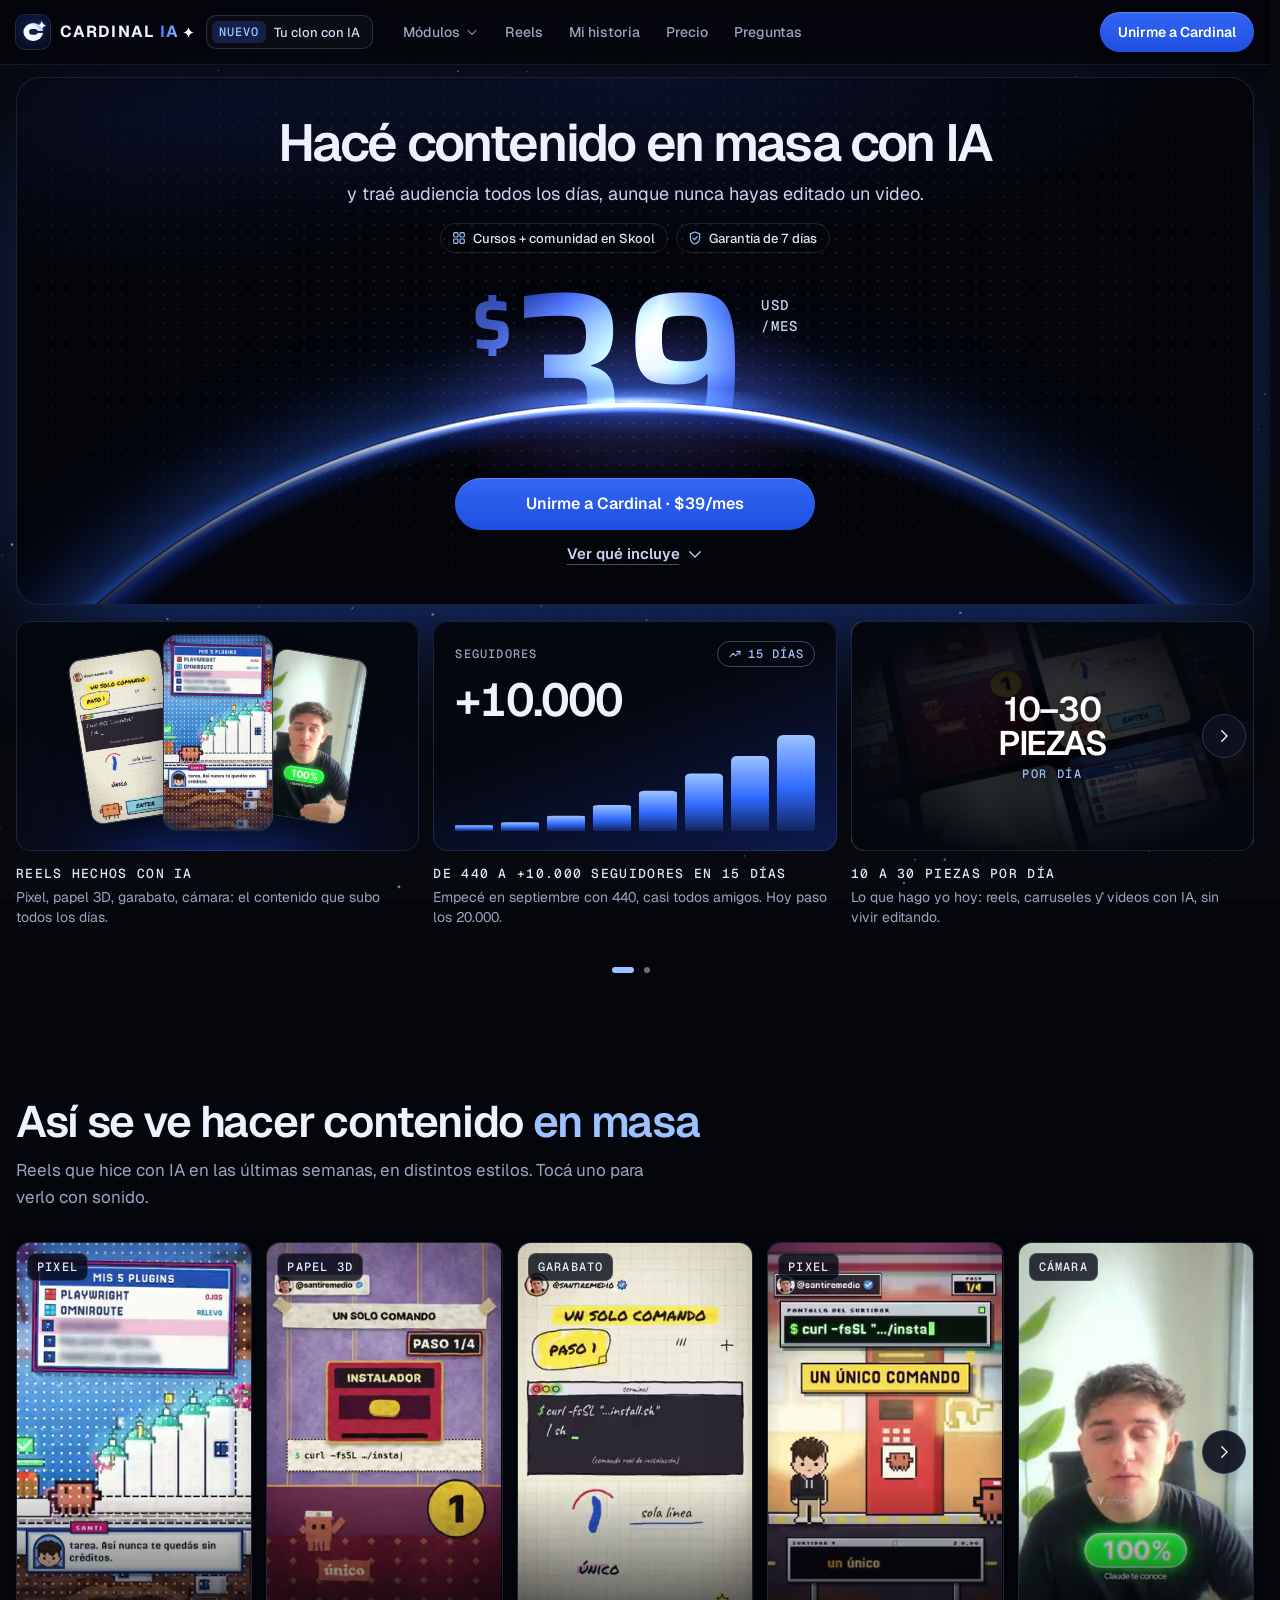
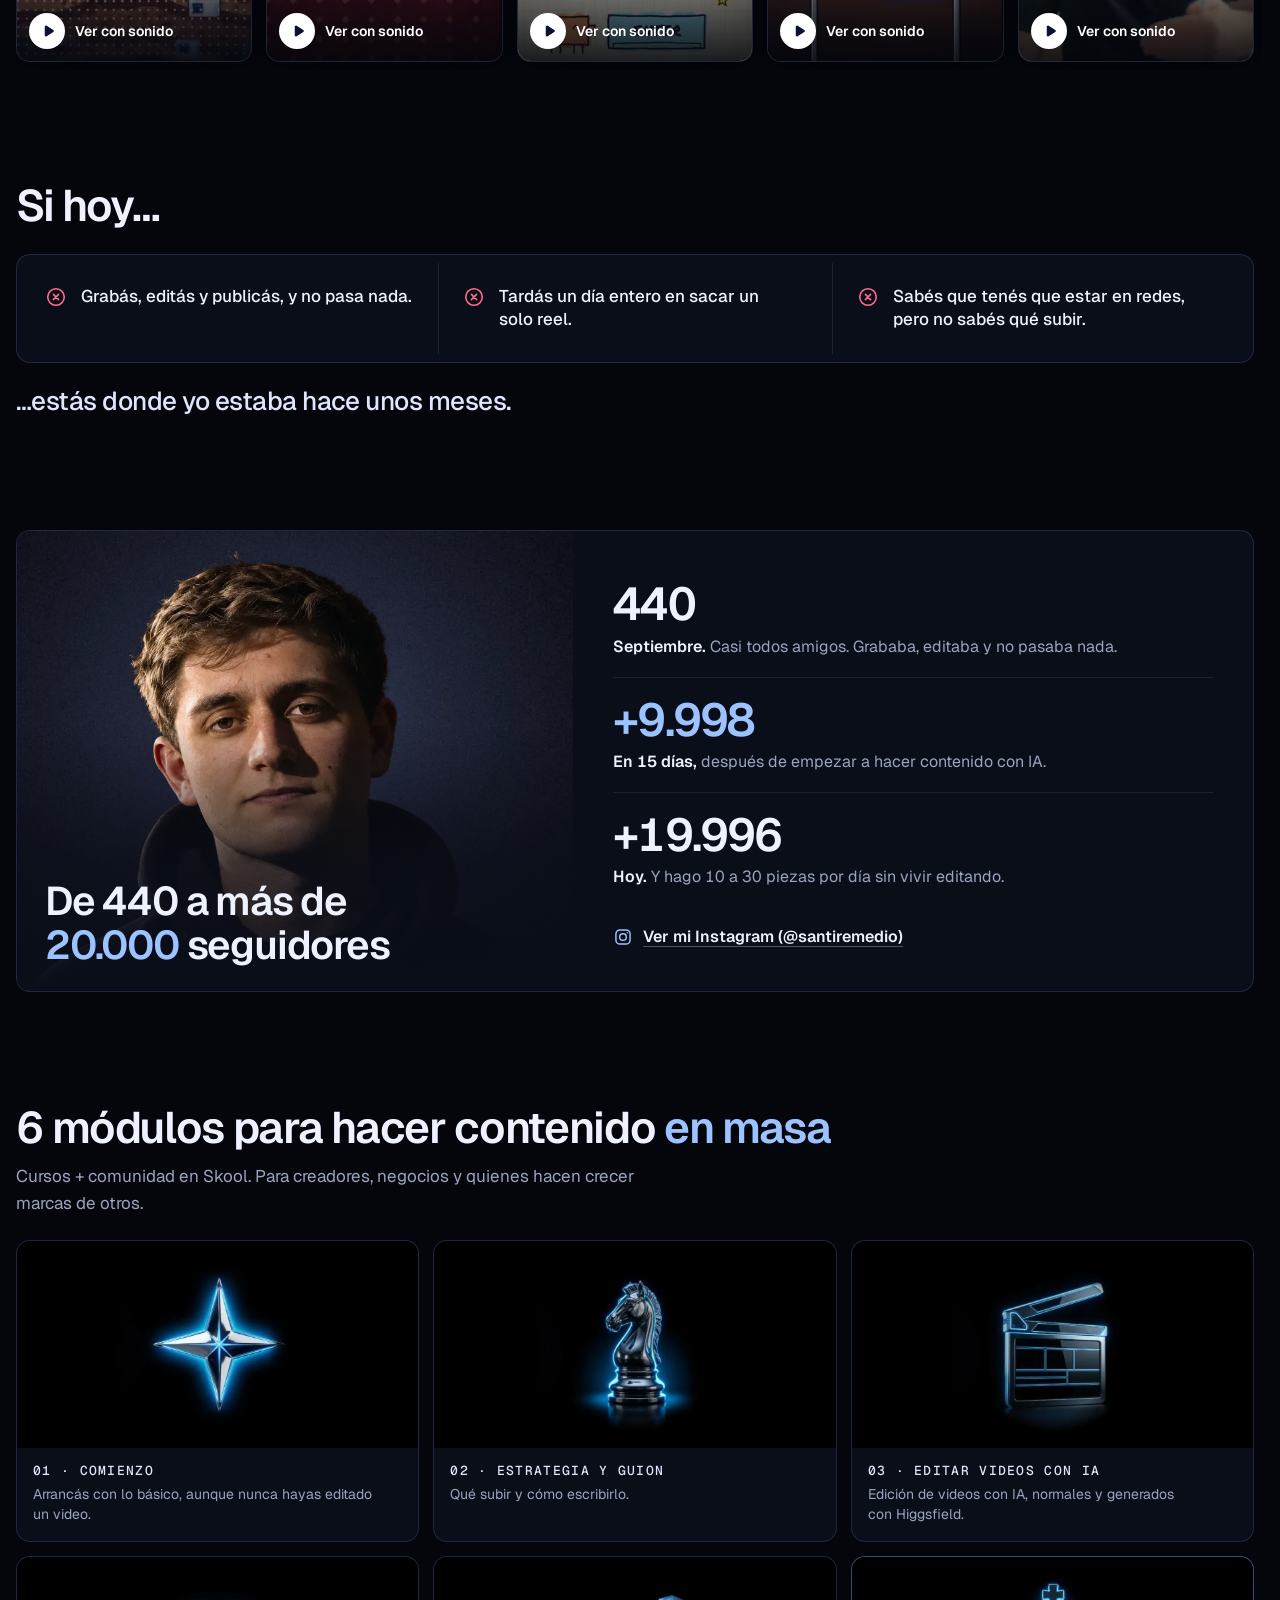
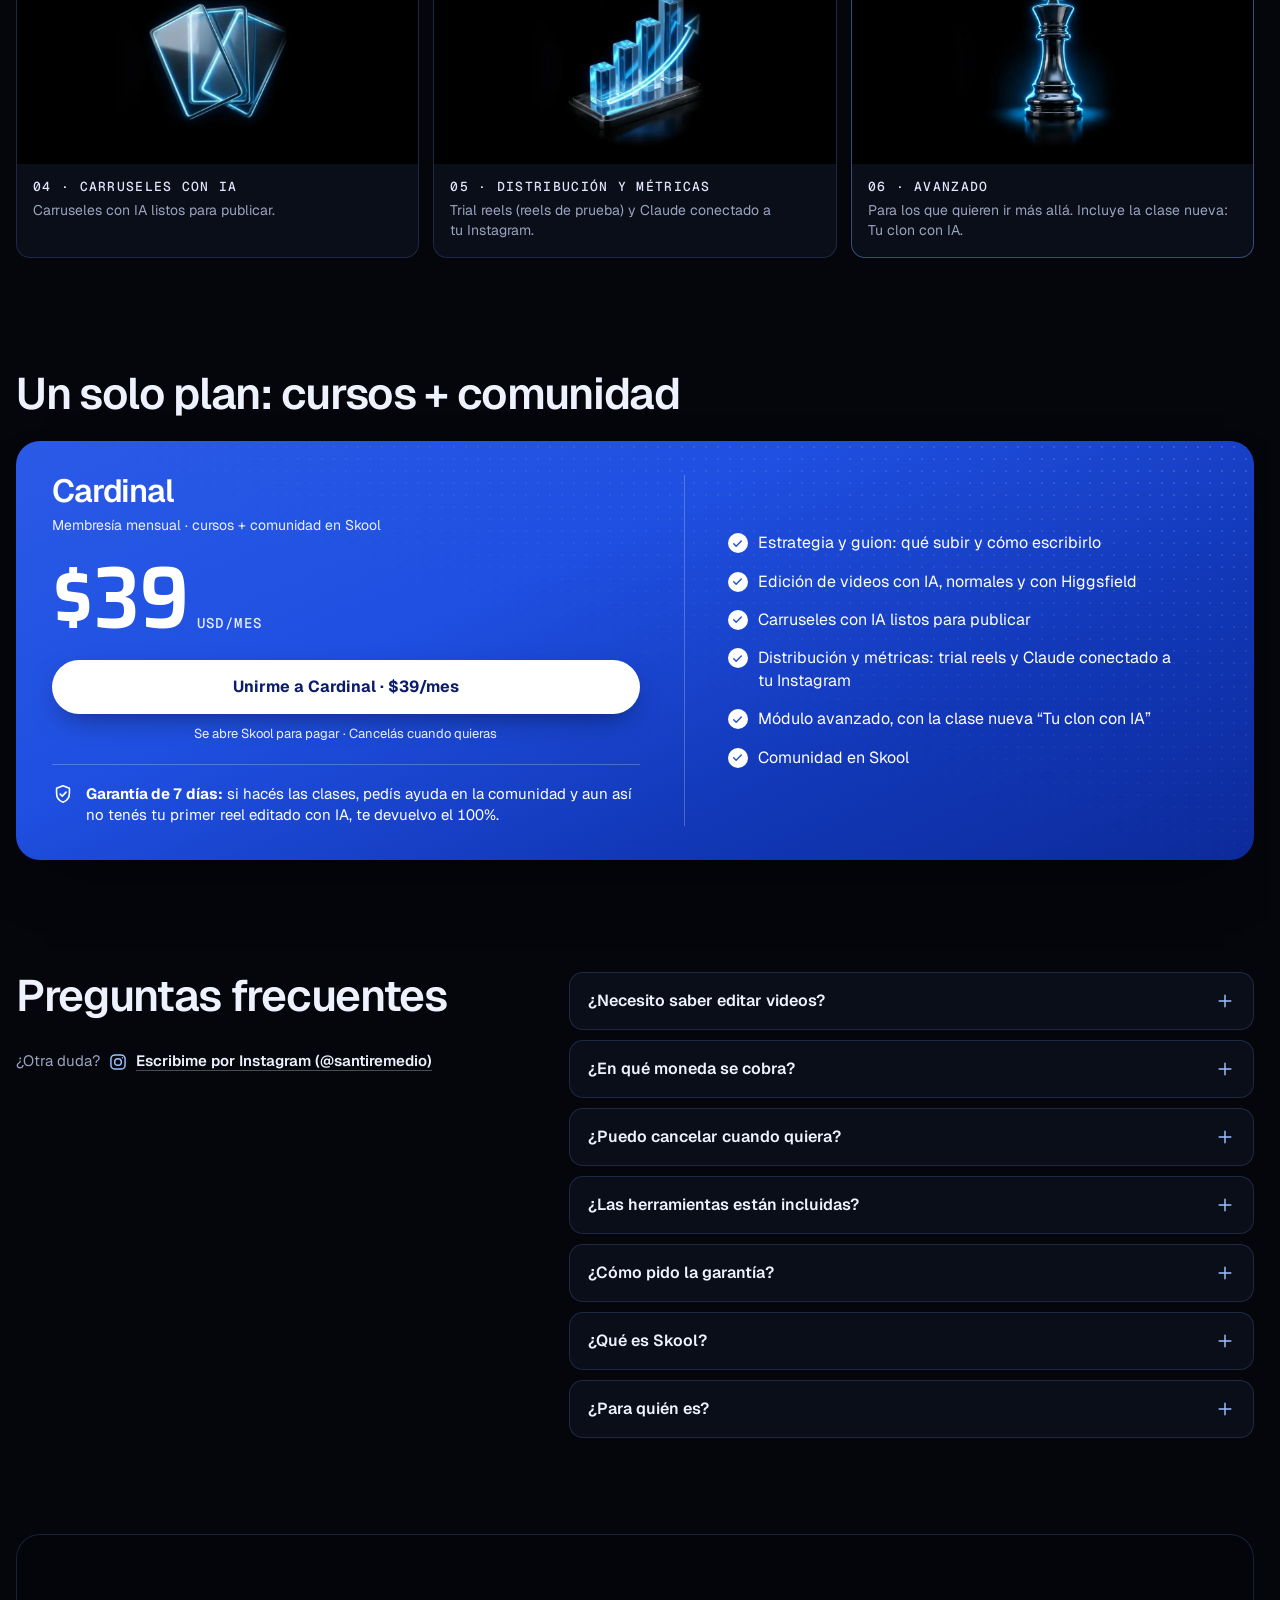
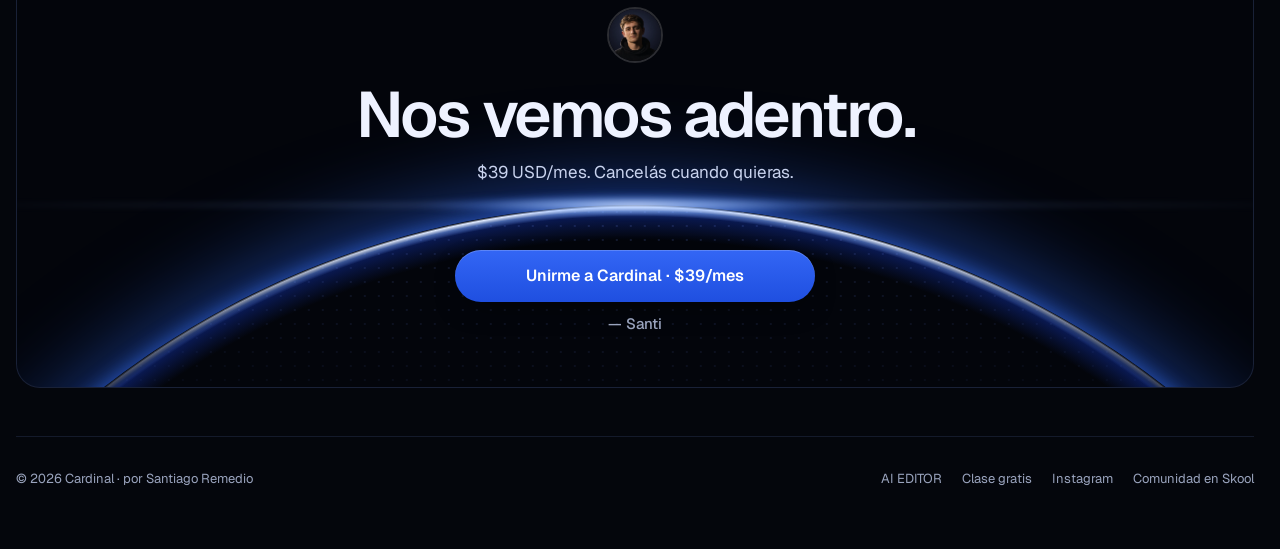
<file: index.html>
<!doctype html>
<html lang="es">
<head>
<meta charset="utf-8">
<meta name="viewport" content="width=device-width, initial-scale=1, viewport-fit=cover">
<!-- VISTA PREVIA DE LINKS (WhatsApp, Instagram, Google)
     Los robots que arman esas vistas previas no corren el script de la página: nada de lo que está acá cambia solo el 1/12.
     Por eso la descripción y los textos de og: no dicen precio. El precio está solo en la imagen (og.jpg: "Hasta el 30/11 · después $39").
     Instagram y Facebook guardan la imagen según su dirección: si la reemplazás, cambiá también la dirección (por eso el ?v=3).
     PENDIENTE PARA EL 1/12/2026 (fin del Black Friday), en un solo deploy:
       1. og:image: cambiar assets/og.jpg?v=3 por assets/og-39.jpg (ya está hecha, con la tipografía nueva: dice $39/mes, sin Black Friday).
       2. Título de la pestaña (la línea de abajo): cambiarlo a "Cardinal · Santiago Remedio — $39/mes" (en el navegador ya cambia solo; esto es para los robots).
       3. Pegar https://santiagoremedio.com/ en https://developers.facebook.com/tools/debug/ y tocar "Scrape Again",
          para que Instagram y Facebook dejen de mostrar la vista previa vieja. -->
<title>Cardinal · Santiago Remedio — Black Friday $29/mes</title>
<meta name="description" content="Hacé contenido en masa con IA y traé audiencia todos los días, aunque nunca hayas editado un video. Cursos + comunidad en Skool, por Santiago Remedio.">
<link rel="canonical" href="https://santiagoremedio.com/">
<meta property="og:url" content="https://santiagoremedio.com/">
<meta property="og:type" content="website">
<meta property="og:title" content="Cardinal — Hacé contenido en masa con IA">
<meta property="og:description" content="Cursos + comunidad en Skool, por Santiago Remedio. Traé audiencia todos los días, aunque nunca hayas editado un video.">
<meta property="og:image" content="https://santiagoremedio.com/assets/og.jpg?v=3">
<meta property="og:image:width" content="1200"><meta property="og:image:height" content="630">
<meta name="twitter:card" content="summary_large_image">
<link rel="icon" href="assets/favicon.svg" type="image/svg+xml">
<link rel="apple-touch-icon" href="assets/apple-touch-icon.png">
<meta name="theme-color" content="#04060c">
<link rel="preconnect" href="https://fonts.googleapis.com">
<link rel="preconnect" href="https://fonts.gstatic.com" crossorigin>
<link href="https://fonts.googleapis.com/css2?family=Geist:wght@400;500;600;700&family=Geist+Mono:wght@500&family=Saira+Semi+Condensed:wght@500;600&display=swap" rel="stylesheet">
<style>
:root{
  --bg:#04060c; --card:#0a0e19; --line:rgba(130,160,255,.13); --line2:rgba(130,160,255,.24); --line-card:rgba(130,160,255,.18);
  --ink:#eef2ff; --soft:#c9d3ee; --mute:#9aa4be;
  --sky:#9cc2ff; --b1:#3366f5; --b2:#1f4fe0; --hot:#e0174e;
  --r:14px; --r-hero:24px; --gut:16px; --hh:56px;
  --ease:cubic-bezier(.16,1,.3,1);
  --lift:0 10px 30px -12px rgba(0,0,0,.6);
  --display:"Geist",system-ui,-apple-system,sans-serif; --body:"Geist",system-ui,-apple-system,sans-serif;
  --mono:"Geist Mono",ui-monospace,SFMono-Regular,Menlo,monospace; --num:"Saira Semi Condensed","Geist",system-ui,sans-serif;
}
@media (min-width:1001px){:root{--hh:64px}}

/* base y superficies del navegador */
*,*::before,*::after{box-sizing:border-box}
*{margin:0;padding:0}
html{background:var(--bg);color-scheme:dark;caret-color:var(--sky);scrollbar-color:#4a5578 var(--bg);scrollbar-width:thin;scrollbar-gutter:stable;-webkit-text-size-adjust:100%;text-size-adjust:100%}
@media (prefers-reduced-motion:no-preference){html{scroll-behavior:smooth}}
html.is-locked{overflow:hidden}
body{font:400 16px/1.5 var(--body);color:var(--ink);background:var(--bg);font-variant-numeric:tabular-nums;-webkit-font-smoothing:antialiased}
::selection{background:#2f6bff;color:#fff}
::-webkit-scrollbar{width:10px;height:10px}
::-webkit-scrollbar-track{background:var(--bg)}
::-webkit-scrollbar-thumb{background:#4a5578;border:2px solid var(--bg);border-radius:10px}
::-webkit-scrollbar-thumb:hover{background:#5d6b94}
a{color:inherit;text-decoration:none;text-underline-offset:.24em;text-decoration-thickness:1px;-webkit-tap-highlight-color:transparent}
button{font:inherit;color:inherit;background:none;border:0;cursor:pointer;-webkit-tap-highlight-color:transparent}
img,video{display:block;max-width:100%}
img{height:auto}
ul{list-style:none}
:focus-visible{outline:2px solid var(--sky);outline-offset:3px}
[id]{scroll-margin-top:calc(var(--hh) + 16px)}
h1,h2,h3{text-wrap:balance}
p,li{text-wrap:pretty}
.sr-only{position:absolute!important;width:1px;height:1px;margin:-1px;overflow:hidden;clip:rect(0 0 0 0);clip-path:inset(50%);white-space:nowrap;border:0}
.nw{white-space:nowrap}
.skip{position:absolute;left:12px;top:-64px;z-index:100;padding:12px 18px;border-radius:999px;background:#fff;color:#0b1d6b;font-weight:600;box-shadow:var(--lift);transition:top .2s var(--ease)}
.skip:focus{top:8px}
.wrap{width:min(1240px,100% - 2*var(--gut));margin-inline:auto}
.ic{width:20px;height:20px;flex:none;fill:none;stroke:currentColor;stroke-width:1.75;stroke-linecap:round;stroke-linejoin:round}
.ic--fill{fill:currentColor}
.acc{color:var(--sky)}

/* estado: terminó Black Friday */
html:not(.bf-over) .after-only{display:none!important}
.bf-over .bf-only{display:none!important}

/* fondo: estrellas + grano estático */
#stars{position:fixed;inset:0;width:100%;height:100%;z-index:0;pointer-events:none}
body::after{content:"";position:fixed;inset:0;z-index:1;pointer-events:none;opacity:.04;
  background-image:url("data:image/svg+xml,%3Csvg xmlns='http://www.w3.org/2000/svg' width='160' height='160'%3E%3Cfilter id='n'%3E%3CfeTurbulence type='fractalNoise' baseFrequency='.9' numOctaves='2' stitchTiles='stitch'/%3E%3C/filter%3E%3Crect width='100%25' height='100%25' filter='url(%23n)'/%3E%3C/svg%3E")}
.promo,main,footer{position:relative;z-index:2}

/* barra de promo */
.promo{display:flex;align-items:center;justify-content:center;gap:8px;min-height:44px;padding:6px var(--gut);font:600 13px/1.3 var(--body);color:#fff;text-align:center;background:linear-gradient(90deg,#0a1847,#1a43cf 50%,#0a1847);border-bottom:1px solid var(--line2)}
.promo .ic{width:16px;height:16px}
.promo__l{display:none}
@media (hover:hover){.promo:hover .promo__t{text-decoration:underline}}
.promo:focus-visible{outline:2px solid #fff;outline-offset:-4px}
.promo:focus-visible .promo__t{text-decoration:underline}
@media (min-width:641px){.promo{min-height:40px}.promo__l{display:inline}.promo__s{display:none}}

/* header */
.hdr{position:sticky;top:0;z-index:50;background:rgba(4,6,12,.8);-webkit-backdrop-filter:blur(14px);backdrop-filter:blur(14px);border-bottom:1px solid var(--line)}
.nav{display:flex;align-items:center;gap:12px;height:var(--hh)}
.logo{display:flex;align-items:center;gap:10px;flex:none;min-height:44px}
.logo__mark{width:34px;height:34px;border-radius:10px;display:grid;place-items:center;overflow:hidden;background:radial-gradient(90% 90% at 50% 40%,#13245e,#060a1c 75%);box-shadow:0 0 0 1px var(--line2)}
.logo__mark svg{width:30px;height:30px;overflow:visible}
.logo__word{display:flex;align-items:center;gap:6px;font:700 13px/1 var(--display);letter-spacing:.07em;text-transform:uppercase}
.logo__word i{display:inline-block;font-style:normal;background:linear-gradient(90deg,#3f7bff,#8fb6ff);-webkit-background-clip:text;background-clip:text;color:transparent}
.logo__word svg{width:11px;height:11px;margin-left:-2px}
.menu-btn{margin-left:auto;width:44px;height:44px;flex:none;display:grid;place-items:center;border-radius:12px;border:1px solid var(--line2);background:rgba(255,255,255,.03);transition:background-color .2s}
@media (hover:hover){.menu-btn:hover{background:rgba(255,255,255,.08)}}
.menu-btn .ic{width:22px;height:22px}
.drop,.nav__links,.nav__cta{display:none}
.drop{align-items:center;gap:8px;height:34px;padding:0 12px 0 5px;border-radius:10px;border:1px solid var(--line2);background:rgba(255,255,255,.03);font:500 13px/1 var(--body);color:#cfd8f3;white-space:nowrap;transition:background-color .2s}
@media (hover:hover){.drop:hover{background:rgba(255,255,255,.07)}}
.drop__tag{padding:5px 7px;border-radius:6px;background:rgba(47,107,255,.22);color:#a9c6ff;font:500 12px/1 var(--mono);letter-spacing:.08em;text-transform:uppercase}
.nav__cta{position:relative;margin-left:auto}
.nav__cta .btn{height:44px}
.sticker{position:absolute;left:50%;bottom:-12px;transform:translateX(-50%);padding:4px 7px;border-radius:6px;background:var(--hot);color:#fff;font:500 12px/1 var(--mono);letter-spacing:.08em;text-transform:uppercase;white-space:nowrap;pointer-events:none}
@media (min-width:641px){
  .logo__word{font-size:16px}
  .nav__cta{display:block}
  .menu-btn{margin-left:10px}
}
@media (max-width:1000px){.sticker{display:none}}
@media (min-width:1001px){
  .menu-btn{display:none}
  .nav__links{display:flex;align-items:center;gap:2px;margin-left:6px}
  .nav__cta .btn{height:40px}
}
@media (min-width:1181px){.drop{display:inline-flex}}

/* menús de escritorio */
.nav__links>a,.dd__btn{display:inline-flex;align-items:center;gap:5px;height:40px;padding:0 12px;border-radius:10px;color:var(--mute);font:500 14px/1 var(--body);transition:color .2s,background-color .2s}
.nav__links>a:hover,.dd__btn:hover,.dd:focus-within .dd__btn{color:var(--ink);background:rgba(255,255,255,.05)}
.dd{position:relative}
.dd__btn .ic{width:14px;height:14px;transition:transform .25s var(--ease)}
.dd:hover .dd__btn .ic,.dd:focus-within .dd__btn .ic{transform:rotate(180deg)}
.dd.is-closed .dd__btn .ic{transform:none}
.pop{position:absolute;top:calc(100% + 14px);z-index:80;padding:16px;border-radius:var(--r);background:#0c0f1a;border:1px solid var(--line2);box-shadow:0 30px 80px -20px rgba(0,0,0,.85);opacity:0;visibility:hidden;transform:translateY(-6px) scale(.98);transform-origin:top;transition:opacity .22s,transform .3s var(--ease),visibility .22s}
.pop::before{content:"";position:absolute;left:0;right:0;top:-24px;height:24px}
.dd:hover .pop,.dd:focus-within .pop,.nav__cta:hover .pop,.nav__cta:focus-within .pop{opacity:1;visibility:visible;transform:none}
/* cerrado a mano (eligió un ítem o apretó Esc): queda cerrado hasta que vuelva a entrar */
.dd.is-closed .pop,.nav__cta.is-closed .pop{opacity:0;visibility:hidden;transform:translateY(-6px) scale(.98)}
.dd__panel{left:-40px;width:640px}
.dd__h,.offers__h{margin:2px 4px 12px;font:500 12px/1 var(--mono);letter-spacing:.12em;text-transform:uppercase;color:var(--mute)}
.dd__grid{display:grid;grid-template-columns:repeat(3,1fr);gap:10px}
.dd__item{padding:6px;border-radius:12px;transition:background-color .2s}
.dd__item:hover{background:rgba(255,255,255,.05)}
.dd__item img{width:100%;aspect-ratio:1200/619;object-fit:cover;border-radius:9px;border:1px solid var(--line)}
.dd__item span{display:block;margin:8px 2px 2px;font-size:13px;font-weight:600;color:#dfe6fb}
.dd__foot{display:flex;align-items:center;justify-content:space-between;gap:12px;margin-top:12px;padding:12px 14px;border-radius:12px;background:rgba(255,255,255,.04);font-size:13px;color:var(--mute)}
.dd__foot span,.dd__foot a{display:inline-flex;align-items:center;gap:8px}
.dd__foot .ic{width:16px;height:16px}
.dd__foot a{color:var(--sky);font-weight:600}
.dd__foot a:hover{text-decoration:underline}
body:has(.dd:not(.is-closed):is(:hover,:focus-within)) :is(main,.foot,.promo){filter:brightness(.42)}
main,.foot,.promo{transition:filter .3s}
.mod:target{border-color:var(--sky)}
.offers{right:0;top:calc(100% + 22px);width:360px;padding:10px}
.offers__h{margin:8px}
.offer{display:flex;align-items:center;gap:12px;padding:10px;border-radius:12px;transition:background-color .2s}
.offer:hover{background:rgba(255,255,255,.05)}
.offer__ico{flex:none;width:36px;height:36px;border-radius:10px;display:grid;place-items:center;background:rgba(47,107,255,.16);color:var(--sky)}
.offer__ico.hot{background:rgba(224,23,78,.16);color:#ff6b8f}
.offer__ico .ic{width:18px;height:18px}
.offer b{display:block;font-size:14px;font-weight:600;color:var(--ink)}
.offer small{display:block;margin-top:3px;font-size:12px;color:var(--mute);text-wrap:pretty}
.offer em{flex:none;margin-left:auto;padding:7px 11px;border-radius:999px;background:#fff;color:#0a1033;font-style:normal;font-size:12px;font-weight:600}
@media (max-width:1000px){.offers{display:none}}

/* botones */
.btn{display:inline-flex;align-items:center;justify-content:center;gap:10px;height:48px;padding:0 24px;border-radius:999px;font:600 15px/1 var(--body);white-space:nowrap;cursor:pointer;transition:transform .2s var(--ease),filter .2s}
.btn--blue{background:linear-gradient(180deg,var(--b1),var(--b2));color:#fff;box-shadow:inset 0 1px 0 rgba(255,255,255,.2),var(--lift)}
.btn--white{background:#fff;color:#0b1d6b;box-shadow:var(--lift)}
.btn--lg{height:52px;padding:0 28px;font-size:16px}
.btn--sm{padding:0 18px;font-size:14px}
@media (hover:hover){.btn:hover{transform:translateY(-1px);filter:brightness(1.08)}}
.btn:active{transform:scale(.98)}

/* HERO: qué es, después el precio */
.hero{position:relative;isolation:isolate;overflow:hidden;margin-top:12px;padding:22px 16px 18px;border-radius:var(--r-hero);background:#03050b;border:1px solid var(--line-card);box-shadow:0 40px 120px -40px rgba(47,107,255,.55);display:flex;flex-direction:column;align-items:center;text-align:center}
.hero::before{content:"";position:absolute;inset:0;z-index:0;pointer-events:none;background:radial-gradient(60% 45% at 50% 0%,rgba(40,70,200,.16),transparent 70%),radial-gradient(40% 40% at 12% 8%,rgba(40,70,200,.12),transparent 70%)}
/* textura de puntos finos del escenario (baja, no le quita contraste al texto) */
.hero::after{content:"";position:absolute;inset:0;z-index:0;pointer-events:none;background:radial-gradient(rgba(165,185,255,.12) 1px,transparent 1.25px) 0 0/14px 14px;
  -webkit-mask-image:radial-gradient(85% 75% at 50% 42%,#000 25%,transparent 100%);mask-image:radial-gradient(85% 75% at 50% 42%,#000 25%,transparent 100%)}
.hero>*{position:relative;z-index:4}
.hero__h1{font:600 30px/1.1 var(--display);letter-spacing:-.025em}
@media (max-width:370px){.hero__h1{font-size:28px}}
.hero__sub{margin-top:10px;font-size:16px;line-height:1.45;color:var(--soft)}
/* teléfonos: no entran en una fila, así que se apilan con el mismo ancho */
.chips{display:grid;justify-content:center;gap:8px;margin-top:14px}
.chip{display:inline-flex;align-items:center;justify-content:center;gap:6px;height:30px;padding:0 12px 0 10px;border-radius:999px;border:1px solid rgba(255,255,255,.12);font:500 13px/1 var(--body);color:#dbe3f7;white-space:nowrap}
.chip .ic{width:16px;height:16px;color:var(--sky)}
/* lockup de precio: el planeta vive acá adentro para que el horizonte siempre corte el número */
.lockup{--pz:clamp(118px,40vw,176px);--lb:19px;--hz:calc(var(--lb) + var(--pz)*.6);--pw:920px;--fw:min(620px,115%);position:relative;width:100%;margin-top:18px;display:flex;flex-direction:column;align-items:center}
.hero>.lockup{z-index:auto}
.bf-over .lockup{--lb:0px}
.lockup__label{position:relative;z-index:4;margin-bottom:6px;padding-left:.14em;font:500 13px/1 var(--mono);letter-spacing:.14em;text-transform:uppercase;color:#a9b8e8}
.price{position:relative;z-index:1;display:flex;align-items:flex-start;justify-content:center;gap:8px}
.price__num{position:relative;display:inline-flex;align-items:flex-start;padding-right:.04em;font:600 var(--pz)/.86 var(--num);letter-spacing:-.005em;
  background:linear-gradient(100deg,#14205a 0%,#2443b8 30%,#5b88ff 50%,#b9d0ff 62%,#4f7cf5 78%,#16246a 100%);-webkit-background-clip:text;background-clip:text;color:transparent;
  -webkit-mask-image:linear-gradient(180deg,#000 52%,rgba(0,0,0,.3) 80%,transparent 96%);mask-image:linear-gradient(180deg,#000 52%,rgba(0,0,0,.3) 80%,transparent 96%)}
.price__num small{margin-top:.13em;margin-right:.02em;font-size:.42em;letter-spacing:0}
.price__unit{display:flex;flex-direction:column;align-items:flex-start;gap:2px;margin-top:calc(var(--pz)*.1);font:500 13px/1.3 var(--mono);letter-spacing:.1em;text-transform:uppercase;color:var(--soft)}
.planet{position:absolute;left:50%;top:var(--hz);z-index:2;width:var(--pw);aspect-ratio:1;border-radius:50%;transform:translateX(-50%);pointer-events:none;
  background:radial-gradient(closest-side,#03050b 96%,#0a1a55 99%,transparent 100%);
  box-shadow:0 -24px 90px -10px rgba(47,107,255,.55),0 -2px 18px rgba(61,123,255,.5)}
.planet::before{content:"";position:absolute;inset:0;border-radius:50%;background-image:radial-gradient(rgba(120,150,255,.16) 1px,transparent 1.4px);background-size:14px 14px;
  -webkit-mask-image:radial-gradient(70% 22% at 50% 0%,#000,transparent 80%);mask-image:radial-gradient(70% 22% at 50% 0%,#000,transparent 80%)}
.planet::after{content:"";position:absolute;inset:0;border-radius:50%;background:radial-gradient(closest-side,transparent 98.7%,rgba(120,165,255,.55) 99.3%,rgba(225,235,255,1) 99.75%,transparent 100%);
  -webkit-mask-image:radial-gradient(62% 18% at 50% 0%,#000 20%,rgba(0,0,0,.45) 60%,transparent 100%);mask-image:radial-gradient(62% 18% at 50% 0%,#000 20%,rgba(0,0,0,.45) 60%,transparent 100%)}
.flare{position:absolute;left:50%;top:calc(var(--hz) - 15px);z-index:3;width:var(--fw);height:30px;transform:translateX(-50%);pointer-events:none;filter:blur(3px);
  background:radial-gradient(50% 50% at 50% 50%,#fff,rgba(160,195,255,.75) 22%,rgba(61,123,255,.25) 52%,transparent 72%)}
.flare::after{content:"";position:absolute;left:50%;top:50%;width:1400px;height:2px;transform:translate(-50%,-50%);background:linear-gradient(90deg,transparent,rgba(160,190,255,.55),transparent)}
/* sol del eclipse (hero): un recorte del borde del planeta que gira alrededor del centro del planeta,
   así el punto de luz siempre queda sobre la curva. El script solo cambia --sa (giro), --lo (luz del número) y --si (intensidad). */
.sun{--so:120px;--sw:min(var(--pw),1100px);position:absolute;left:50%;top:calc(var(--hz) - var(--so));z-index:3;width:var(--sw);height:300px;margin-left:calc(var(--sw)/-2);overflow:hidden;pointer-events:none;
  transform-origin:50% calc(var(--so) + var(--pw)/2);transform:rotate(var(--sa,0deg));opacity:var(--si,.7);will-change:transform,opacity;mix-blend-mode:screen;mix-blend-mode:plus-lighter}
.sun__rim,.sun__core{position:absolute;left:50%;top:var(--so)}
.sun__rim{width:var(--pw);aspect-ratio:1;border-radius:50%;transform:translateX(-50%);
  background:radial-gradient(closest-side,transparent 98.5%,rgba(150,185,255,.85) 99.2%,#fff 99.7%,transparent 100%);
  -webkit-mask-image:radial-gradient(26% 12% at 50% 0%,#000,rgba(0,0,0,.45) 45%,transparent 100%);mask-image:radial-gradient(26% 12% at 50% 0%,#000,rgba(0,0,0,.45) 45%,transparent 100%)}
.sun__core{width:100%;height:240px;transform:translate(-50%,-50%);
  background:radial-gradient(56px 5px at 50% 50%,#fff,rgba(255,255,255,0)),
    radial-gradient(150px 16px at 50% 50%,rgba(215,228,255,.9),rgba(130,165,255,.35) 45%,transparent),
    radial-gradient(280px 120px at 50% 50%,rgba(95,115,255,.42),rgba(130,90,255,.14) 50%,transparent 78%)}
/* luz del número: dos copias exactas encima. Una oscurece el lado lejano, la otra enciende el lado cercano al sol */
.price__fx{position:absolute;inset:0;display:inline-flex;align-items:flex-start;padding-right:inherit;pointer-events:none;color:transparent;-webkit-background-clip:text;background-clip:text;background-repeat:no-repeat}
/* la sombra es suave (máx. .3): el lado lejano baja un poco sin que el número se pierda en el fondo */
.price__fx--shade{background-image:radial-gradient(closest-side,rgba(3,5,11,0) 35%,rgba(3,5,11,.3) 70%,rgba(3,5,11,.3));
  background-size:calc(var(--pz)*5) calc(var(--pz)*3);background-position:calc(50% + var(--lo,0px)) calc(var(--pz)*-.8)}
.price__fx--shade small{visibility:hidden}
/* la luz es ancha y está por encima del borde del planeta (si no, el planeta la tapa) y viaja más que el sol (x1.35) para encender las cifras cercanas;
   la segunda capa levanta apenas el "$" para que nunca se pierda cuando el sol está del otro lado */
.price__fx--lit{background-image:radial-gradient(closest-side,rgba(255,255,255,.76),rgba(196,216,255,.6) 30%,rgba(110,150,255,.22) 62%,transparent),linear-gradient(90deg,rgba(150,180,255,.32),rgba(150,180,255,0) 22%);
  background-size:calc(var(--pz)*2.1) calc(var(--pz)*1.2),100% 100%;background-position:calc(50% + var(--lo,0px)*1.35) calc(var(--pz)*-.2),0 0;
  opacity:var(--si,.7);mix-blend-mode:screen;mix-blend-mode:plus-lighter}
.cd{position:relative;z-index:4;display:flex;align-items:flex-start;justify-content:center;gap:clamp(2px,1vw,4px);margin-top:8px}
.cd:not(.is-live){visibility:hidden}
.cd__unit{display:flex;flex-direction:column;align-items:center;gap:6px}
.cd__num{display:inline-flex;font:500 40px/1 var(--num);font-size:clamp(32px,11vw,42px);letter-spacing:.02em;color:#dfe5f3}
.cd__num b{display:inline-block;width:.6em;text-align:center;font-weight:inherit;background:linear-gradient(180deg,#fff 10%,#b7c3df 55%,#6b7899 100%);-webkit-background-clip:text;background-clip:text;color:transparent}
.cd__lab{font:500 12px/1 var(--mono);letter-spacing:.14em;text-transform:uppercase;color:var(--mute)}
.cd__sep{font:500 34px/1 var(--num);font-size:clamp(26px,9vw,34px);color:#3a4566}
.hero__cta{width:100%;max-width:360px;margin-top:18px}
.hero__more{display:inline-flex;align-items:center;gap:6px;min-height:44px;margin-top:2px;padding:0 12px;font:600 15px/1 var(--body);color:var(--soft);text-decoration:underline;text-decoration-color:rgba(201,211,238,.35);text-underline-offset:5px;transition:color .2s,text-decoration-color .2s}
@media (hover:hover){.hero__more:hover{color:#fff;text-decoration-color:currentColor}}
.hero__more .ic{width:18px;height:18px}
.hero__lock{max-width:34ch;font-size:13px;line-height:1.45;color:var(--mute);text-wrap:balance}
.hero__lock .ic{display:inline-block;width:14px;height:14px;margin-right:6px;vertical-align:-2px}
@media (min-width:641px){
  .hero{padding:36px 32px 28px}
  .hero__h1{font-size:40px}
  .hero__sub{font-size:18px}
  .chips{display:flex;flex-wrap:wrap;margin-top:16px}
  .lockup{--pz:196px;--lb:21px;--pw:max(1500px,140%);--fw:620px;margin-top:22px}
  .lockup__label{font-size:14px}
  .price__unit{font-size:14px}
  .cd{gap:12px;margin-top:6px}
  .cd__num{font-size:58px}
  .cd__sep{font-size:48px}
  .hero__cta{margin-top:20px}
  .hero__lock{max-width:none}
}

/* carrusel de destacados */
.car{position:relative;margin-top:16px}
.tiles{display:grid;grid-auto-flow:column;grid-auto-columns:86%;gap:12px;overflow-x:auto;overscroll-behavior-x:contain;scroll-snap-type:x mandatory;scrollbar-width:none;margin-inline:calc(-1*var(--gut));padding:0 var(--gut);scroll-padding-inline:var(--gut)}
.tiles::-webkit-scrollbar,.reelrow::-webkit-scrollbar,.mods::-webkit-scrollbar{display:none}
.tile{min-width:0;scroll-snap-align:start}
.tile__media{position:relative;height:220px;overflow:hidden;border-radius:var(--r);background:#05070e}
.tile__media::after{content:"";position:absolute;inset:0;z-index:3;border-radius:inherit;border:1px solid var(--line-card);pointer-events:none}
.tile h3{margin-top:14px;font:500 13px/1.4 var(--mono);letter-spacing:.1em;text-transform:uppercase;color:#dfe6fb}
.tile p{margin-top:4px;font-size:14px;line-height:1.45;color:var(--mute)}
.car__btn{position:absolute;z-index:5;width:44px;height:44px;display:none;place-items:center;border-radius:50%;color:#fff;background:rgba(14,18,32,.92);border:1px solid var(--line2);box-shadow:var(--lift);transition:opacity .25s,transform .25s var(--ease)}
@media (hover:hover){.car__btn:not([aria-disabled="true"]):hover{transform:scale(1.06)}}
.car__btn:not([aria-disabled="true"]):active{transform:scale(.96)}
/* al llegar al final la flecha se apaga pero sigue en el orden de tabulación (si tiene el foco, se ve atenuada) */
.car__btn[aria-disabled="true"]{cursor:default}
.car__btn[aria-disabled="true"]:not(:focus-visible){opacity:0;pointer-events:none}
.car__btn[aria-disabled="true"]:focus-visible{opacity:.4}
.car__btn .ic{width:18px;height:18px}
.car__btn.prev{left:-16px}.car__btn.next{right:-16px}
.car>.car__btn{top:93px}
.dots{display:flex;justify-content:center;margin-top:6px}
.dot{width:44px;height:44px;display:grid;place-items:center}
.dot::before{content:"";width:6px;height:6px;border-radius:9px;background:rgba(255,255,255,.42);transition:width .3s var(--ease),background-color .3s}
.dot[aria-current="true"]::before{width:22px;background:var(--sky)}
@media (hover:hover) and (pointer:fine){.dot{width:24px;height:32px}}
@media (forced-colors:active){.dot::before{background:CanvasText}.dot[aria-current="true"]::before{background:Highlight}}
@media (min-width:641px){
  .tiles{grid-auto-columns:calc((100% - 14px)/2);gap:14px;margin-inline:0;padding:0;scroll-padding-inline:0}
  .tile__media{height:230px}
  .car__btn{display:grid}
}
/* sin margen lateral para colgar afuera: las flechas van adentro, sobre el borde de la fila */
@media (min-width:641px) and (max-width:1339px){.car__btn.prev{left:8px}.car__btn.next{right:8px}}
@media (min-width:1001px){.tiles{grid-auto-columns:calc((100% - 28px)/3)}}
/* tile: reels en teléfonos */
/* el abanico escala con el ancho del tile para no cortarse en teléfonos chicos */
.phones{container-type:inline-size;display:flex;align-items:center;justify-content:center;background:radial-gradient(70% 80% at 50% 100%,#132a78,#070b1d 55%,#05070e)}
.ph{position:absolute;width:min(104px,33cqw);aspect-ratio:9/16;overflow:hidden;border-radius:14px;background:#000;border:1.5px solid rgba(160,190,255,.35);box-shadow:0 20px 40px -10px rgba(0,0,0,.7);transition:transform .6s var(--ease)}
.ph video{width:100%;height:100%;object-fit:cover}
.ph:nth-child(1){transform:translateX(calc(-1*min(92px,29cqw))) rotate(-9deg) scale(.9)}
.ph:nth-child(2){z-index:2;transform:translateY(-4px) scale(1.06)}
.ph:nth-child(3){transform:translateX(min(92px,29cqw)) rotate(9deg) scale(.9)}
@media (hover:hover){
  .tile:hover .ph:nth-child(1){transform:translateX(-112px) rotate(-12deg) scale(.92)}
  .tile:hover .ph:nth-child(3){transform:translateX(112px) rotate(12deg) scale(.92)}
}
/* tile: seguidores */
.grow{display:flex;flex-direction:column;padding:20px 22px;background:linear-gradient(160deg,#05070e 40%,#0c1a4d)}
.grow__top{display:flex;justify-content:space-between;align-items:center;font:500 12px/1 var(--mono);letter-spacing:.1em;text-transform:uppercase;color:var(--mute)}
.pill{display:inline-flex;align-items:center;gap:6px;height:26px;padding:0 10px;border-radius:999px;border:1px solid rgba(156,194,255,.35);color:var(--sky);font:500 12px/1 var(--mono);letter-spacing:.08em;text-transform:uppercase}
.pill .ic{width:14px;height:14px}
.grow__num{margin-top:10px;font:600 46px/1 var(--display);letter-spacing:-.045em}
.grow__bars{display:flex;align-items:flex-end;gap:8px;height:96px;margin-top:auto}
.grow__bars i{flex:1;height:100%;border-radius:6px 6px 2px 2px;background:linear-gradient(180deg,#9cc2ff,#2f6bff 55%,#13245e);transform-origin:bottom;transform:scaleY(var(--h));transition:transform 1.1s var(--ease)}
.grow.is-pre .grow__bars i{transform:scaleY(.04)}
/* tile: pared de reels */
.wall{perspective:900px}
.wall__plane{position:absolute;inset:-48% -22%;display:grid;grid-template-columns:repeat(4,1fr);gap:10px;transform:rotateX(28deg) rotateZ(-14deg)}
.wall__plane img{width:100%;aspect-ratio:9/16;object-fit:cover;border-radius:10px;border:1px solid var(--line2)}
.wall__fade{position:absolute;inset:0;background:radial-gradient(60% 60% at 50% 50%,rgba(5,7,14,.7),#05070e 92%)}
.wall__label{position:absolute;left:50%;top:50%;transform:translate(-50%,-50%);text-align:center;font:600 34px/1 var(--display);letter-spacing:-.04em;text-transform:uppercase;color:#fff;text-shadow:0 2px 24px rgba(0,0,0,.85)}
.wall__label small{display:block;margin-top:8px;font:500 12px/1 var(--mono);letter-spacing:.14em;color:var(--sky);text-shadow:0 1px 8px #000}
/* tile: garantía */
.shield{display:grid;place-items:center;background:radial-gradient(60% 70% at 50% 50%,#0d1a4a,#060a1c 60%,#03050b)}
.ring{position:absolute;left:50%;top:50%;border-radius:50%;border:1px solid rgba(120,165,255,.4);transform:translate(-50%,-50%)}
.ring--1{width:124px;height:124px}
.ring--2{width:184px;height:184px;opacity:.55}
.ring--3{width:252px;height:252px;opacity:.28}
.shield__core{position:relative;text-align:center}
.shield__core .ic{width:56px;height:56px;margin:0 auto;stroke-width:1.25;color:#fff}
.shield__core b{display:block;margin-top:8px;font:600 28px/1 var(--display);letter-spacing:-.03em}
.shield__core small{display:block;margin-top:6px;white-space:nowrap;font:500 12px/1 var(--mono);letter-spacing:.14em;text-transform:uppercase;color:var(--sky)}

/* accesos rápidos (teléfonos y tablets) */
.quick{display:grid;grid-template-columns:repeat(5,1fr);gap:4px;margin-top:18px}
.quick a{display:flex;flex-direction:column;align-items:center;gap:8px;padding:4px 0;font:500 12px/1.2 var(--body);color:var(--soft);text-align:center;border-radius:14px}
.quick__ic{width:56px;height:56px;display:grid;place-items:center;border-radius:50%;background:rgba(255,255,255,.05);border:1px solid rgba(255,255,255,.1);color:#e3e9fb;transition:background-color .2s}
@media (hover:hover){.quick a:hover .quick__ic{background:rgba(255,255,255,.1)}}
.quick a:active .quick__ic{background:rgba(255,255,255,.16)}
.quick__ic .ic{width:22px;height:22px}
@media (min-width:1001px){.quick{display:none}}

/* secciones */
.sec{--sp:72px;padding-top:var(--sp)}
.sec[id]{scroll-margin-top:calc(var(--hh) + 16px - var(--sp))}
.h2{font:600 28px/1.1 var(--display);letter-spacing:-.025em}
.lead{max-width:60ch;margin-top:12px;font-size:16px;line-height:1.55;color:var(--mute)}
@media (min-width:641px){.lead{font-size:17px}}
@media (min-width:1001px){.sec{--sp:112px}}

/* reels */
.reels{position:relative;margin-top:24px}
.reelrow{display:grid;grid-auto-flow:column;grid-auto-columns:68%;gap:12px;overflow-x:auto;overscroll-behavior-x:contain;scroll-snap-type:x mandatory;scrollbar-width:none;margin-inline:calc(-1*var(--gut));padding:8px var(--gut);scroll-padding-inline:var(--gut)}
.reel{position:relative;display:block;width:100%;aspect-ratio:9/16;overflow:hidden;border-radius:var(--r);background:#000;border:1px solid rgba(140,175,255,.22);box-shadow:0 30px 60px -24px rgba(0,0,0,.8);scroll-snap-align:start;text-align:left;transition:transform .35s var(--ease),border-color .35s}
.reel video{position:absolute;inset:0;width:100%;height:100%;object-fit:cover}
.reel::after{content:"";position:absolute;inset:auto 0 0;height:42%;background:linear-gradient(180deg,transparent,rgba(3,5,11,.88));pointer-events:none}
.reel__tag{position:absolute;left:10px;top:10px;z-index:2;padding:7px 9px;border-radius:8px;background:rgba(5,8,20,.8);border:1px solid rgba(255,255,255,.14);color:#e6edff;font:500 12px/1 var(--mono);letter-spacing:.1em;text-transform:uppercase}
.reel__play{position:absolute;left:12px;right:12px;bottom:12px;z-index:2;display:flex;align-items:center;gap:10px;font:600 14px/1.2 var(--body);color:#fff}
.reel__pi{width:36px;height:36px;flex:none;display:grid;place-items:center;border-radius:50%;background:#fff;color:#0a1033}
.reel__pi .ic{width:16px;height:16px;margin-left:2px}
@media (hover:hover){.reel:hover{transform:translateY(-4px);border-color:rgba(140,175,255,.55)}}
.reel:active{transform:scale(.98)}
.reels>.car__btn{top:50%;margin-top:-22px}
/* 8px de aire a los lados para que el anillo de foco de la primera y la última tarjeta no se corte */
@media (min-width:641px){.reelrow{grid-auto-columns:calc((100% - 36px)/3.4);margin-inline:-8px;padding:8px;scroll-padding-inline:8px}}
@media (min-width:1001px){.reelrow{grid-auto-columns:calc((100% - 56px)/5);gap:14px}}

/* dolores */
.pains{position:relative;margin-top:24px;padding:4px 20px;border-radius:var(--r);background:var(--card);border:1px solid var(--line-card)}
.pains__list li{display:flex;align-items:flex-start;gap:14px;padding:18px 0;font:500 17px/1.4 var(--body)}
.pains__list li+li{border-top:1px solid var(--line)}
.pains__list .ic{width:22px;height:22px;margin-top:1px;color:#ff6b8f}
.pains__end{margin-top:22px;font:500 20px/1.25 var(--body);letter-spacing:-.01em;color:#dfe6fb}
@media (min-width:641px){.pains__end{letter-spacing:-.02em}}
@media (min-width:1001px){
  .pains{padding:8px 28px}
  .pains__list{display:grid;grid-template-columns:repeat(3,1fr)}
  .pains__list li{padding:22px 24px 22px 0}
  .pains__list li+li{border-top:none;border-left:1px solid var(--line);padding-left:24px}
}

/* historia */
.story{position:relative;overflow:hidden;border-radius:var(--r);background:var(--card);border:1px solid var(--line-card);display:grid}
.story__photo{position:relative;aspect-ratio:4/5}
.story__photo img{position:absolute;inset:0;width:100%;height:100%;object-fit:cover;object-position:50% 30%}
.story__photo::after{content:"";position:absolute;inset:0;background:linear-gradient(180deg,rgba(10,14,25,0) 42%,rgba(10,14,25,.72) 72%,#0a0e19)}
.story__h{position:absolute;left:20px;right:20px;bottom:16px;z-index:2;font:600 28px/1.1 var(--display);letter-spacing:-.025em}
.story__body{position:relative;padding:2px 20px 20px}
.stat{padding:16px 0;border-top:1px solid var(--line)}
.stat:first-child{border-top:none}
.stat__n{display:block;font:600 34px/1.05 var(--display);letter-spacing:-.04em}
.stat__n--acc{color:var(--sky)}
.stat p{margin-top:6px;font-size:15px;line-height:1.5;color:var(--mute)}
.stat p b{font-weight:600;color:var(--ink)}
.story__ig{display:inline-flex;align-items:center;gap:10px;min-height:44px;margin-top:4px;font-weight:600;text-decoration:underline;text-decoration-color:rgba(238,242,255,.3);text-underline-offset:4px;transition:text-decoration-color .2s}
@media (hover:hover){.story__ig:hover{text-decoration-color:currentColor}}
.story__ig .ic{color:var(--sky)}
@media (min-width:641px){
  .story{grid-template-columns:45% 1fr}
  .story__photo{aspect-ratio:auto;min-height:460px}
  .story__h{left:28px;right:28px;bottom:24px}
  .story__body{display:flex;flex-direction:column;justify-content:center;padding:24px 40px}
  .stat{padding:18px 0}
  .stat p{font-size:16px}
  .story__ig{margin-top:8px}
}

/* módulos */
.mods-wrap{position:relative;margin-top:24px}
.mods{display:grid;grid-auto-flow:column;grid-auto-columns:82%;gap:12px;overflow-x:auto;overscroll-behavior-x:contain;scroll-snap-type:x mandatory;scrollbar-width:none;margin-inline:calc(-1*var(--gut));padding:0 var(--gut);scroll-padding-inline:var(--gut)}
.mod{position:relative;min-width:0;overflow:hidden;border-radius:var(--r);background:var(--card);border:1px solid var(--line-card);scroll-snap-align:start;transition:transform .45s var(--ease),border-color .45s,box-shadow .45s}
.mod--bonus{border-color:rgba(120,160,255,.42)}
.mod img{width:100%;aspect-ratio:1200/619;object-fit:cover;transition:transform .6s var(--ease)}
.mod__t{padding:14px 16px 0;font:500 13px/1.4 var(--mono);letter-spacing:.1em;text-transform:uppercase;color:#dfe6fb}
.mod__cap{padding:4px 16px 16px;font-size:14px;line-height:1.45;color:var(--mute)}
.mods__count{margin-top:12px;text-align:center;font:500 12px/1 var(--mono);letter-spacing:.1em;color:var(--mute)}
@media (hover:hover){
  .mod:hover{border-color:rgba(120,160,255,.5);box-shadow:0 30px 60px -30px rgba(0,0,0,.9)}
  .mod:hover img{transform:scale(1.04)}
}
@media (min-width:641px){
  .mods{grid-auto-flow:row;grid-template-columns:1fr 1fr;gap:14px;overflow:visible;margin-inline:0;padding:0}
  .mods__count{display:none}
}
@media (min-width:1001px){.mods{grid-template-columns:repeat(3,1fr)}}

/* precio */
.plan{position:relative;isolation:isolate;overflow:hidden;margin-top:24px;padding:22px 20px 24px;border-radius:var(--r-hero);color:#fff;
  background:linear-gradient(155deg,#2a5ae6,#1f4fe0 38%,#1238b8 70%,#0c2a9a);box-shadow:0 30px 60px -30px rgba(0,0,0,.75)}
.plan::before{content:"";position:absolute;inset:0;z-index:-1;background-image:radial-gradient(rgba(255,255,255,.14) 1px,transparent 1.4px);background-size:12px 12px;-webkit-mask-image:linear-gradient(200deg,#000,transparent 60%);mask-image:linear-gradient(200deg,#000,transparent 60%)}
.plan__chip{display:inline-flex;align-items:center;gap:8px;padding:6px 12px;border-radius:999px;border:1px solid rgba(255,255,255,.34);font:500 12px/1.2 var(--mono);letter-spacing:.08em;text-transform:uppercase}
.plan__chip .ic{width:15px;height:15px}
.plan__name{margin-top:16px;font:600 32px/1 var(--display);letter-spacing:-.03em}
.bf-over .plan__name{margin-top:0}
.plan ::selection{background:#fff;color:#0b1d6b}
.plan__desc{margin-top:8px;font-size:14px;color:#e8efff}
.plan__price{display:flex;align-items:baseline;gap:clamp(4px,2vw,8px);margin-top:18px;white-space:nowrap}
.plan__price s{font:500 26px/1 var(--num);font-size:clamp(20px,7vw,26px);color:rgba(255,255,255,.72);text-decoration-thickness:3px}
.plan__price b{font:600 60px/1 var(--num);font-size:clamp(48px,17vw,60px);letter-spacing:-.005em}
.plan__price>span{font:500 13px/1 var(--mono);letter-spacing:.1em;text-transform:uppercase;color:#e8efff}
.plan__note{display:flex;gap:8px;margin-top:12px;font-size:14px;line-height:1.45;color:#e8efff}
.plan__note .ic{width:16px;height:16px;margin-top:2px}
.plan__btn{width:100%;height:54px;margin-top:18px;font-size:16px;font-weight:700}
.plan__small{margin-top:10px;text-align:center;font-size:13px;color:#e8efff;text-wrap:balance}
/* teléfonos: dos renglones limpios en vez de un punto separador colgando al final */
/* teléfonos: la etiqueta en mono mayúscula no entra en un renglón; ahí va en Geist como antes */
@media (max-width:640px){.plan__chip{font:500 12px/1.2 var(--mono);letter-spacing:.04em;padding:6px 10px}.plan__chip .ic{display:none}}
@media (max-width:370px){.plan__chip{font:600 13px/1.2 var(--body);letter-spacing:0;text-transform:none}.plan__chip .ic{display:block}}
@media (max-width:640px){.plan__desc>span,.plan__small>span,.plan__note .s{display:block}.plan__desc .sep,.plan__small .sep{display:none}.plan__note .s{text-wrap:balance}}
.plan__g{display:flex;gap:12px;margin-top:20px;padding-top:18px;border-top:1px solid rgba(255,255,255,.24);font-size:15px;line-height:1.45}
.plan__g .ic{width:22px;height:22px}
.plan__list{display:grid;gap:12px;margin-top:20px;padding-top:20px;border-top:1px solid rgba(255,255,255,.24)}
.plan__list li{display:flex;gap:10px;font-size:15px;line-height:1.4}
.chk{width:20px;height:20px;flex:none;display:grid;place-items:center;margin-top:1px;border-radius:50%;background:#fff;color:var(--b2)}
.chk .ic{width:13px;height:13px;stroke-width:2.6}
@media (min-width:860px){
  .plan{display:grid;grid-template-columns:1.1fr 1fr;gap:0 44px;padding:34px 36px}
  .plan__list{position:relative;align-content:center;gap:16px;margin-top:0;padding:0 0 0 44px;border-top:none}
  .plan__list::before{content:"";position:absolute;left:0;top:0;bottom:0;width:1px;background:rgba(255,255,255,.24)}
  .plan__list li{font-size:16px}
}

/* preguntas */
.faq{display:grid;gap:10px;max-width:860px;margin-top:24px}
.faq details{border-radius:var(--r);background:var(--card);border:1px solid var(--line-card);transition:border-color .3s}
.faq details[open]{border-color:var(--line2)}
.faq summary{display:flex;align-items:center;justify-content:space-between;gap:16px;min-height:56px;padding:14px 18px;border-radius:var(--r);cursor:pointer;list-style:none;transition:background-color .2s}
.faq summary:active{background:rgba(255,255,255,.05)}
.faq summary::-webkit-details-marker{display:none}
.faq summary h3{font:600 16px/1.35 var(--body)}
.faq summary .ic{color:var(--sky);transition:transform .3s var(--ease)}
.faq details[open] summary .ic{transform:rotate(45deg)}
@media (hover:hover){.faq summary:hover h3{color:#fff}}
.ans{padding:0 18px 18px}
.ans p{max-width:68ch;font-size:15px;line-height:1.6;color:var(--mute)}
.faq__more{display:flex;flex-wrap:wrap;align-items:center;column-gap:8px;margin-top:20px;font-size:15px;color:var(--mute)}
.faq__more a{display:inline-flex;align-items:center;gap:8px;min-height:44px;font-weight:600;color:var(--ink);text-decoration:underline;text-decoration-color:rgba(238,242,255,.3);text-underline-offset:4px;transition:text-decoration-color .2s}
@media (hover:hover){.faq__more a:hover{text-decoration-color:currentColor}}
.faq__more .ic{color:var(--sky)}
/* escritorio: título y contacto a la izquierda, preguntas a la derecha (sin hueco vacío) */
@media (min-width:1001px){
  #faq{display:grid;grid-template-columns:minmax(0,5fr) minmax(0,7fr);grid-template-rows:auto 1fr;column-gap:64px;align-items:start}
  #faq>.h2{grid-column:1;grid-row:1}
  #faq>.faq__more{grid-column:1;grid-row:2}
  #faq>.faq{grid-column:2;grid-row:1/span 2;max-width:none;margin-top:0}
}

/* cierre */
/* el horizonte queda a la misma distancia del texto; el botón baja para que la curva no toque sus esquinas */
.final{--hz:calc(100% - 175px);--pw:920px;--fw:min(620px,115%);position:relative;isolation:isolate;overflow:hidden;margin-top:96px;padding:48px 20px 44px;border-radius:var(--r-hero);background:#03050b;border:1px solid var(--line-card);text-align:center;display:flex;flex-direction:column;align-items:center}
.final>:not(.planet):not(.flare){position:relative;z-index:4}
.final__av{width:56px;height:56px;border-radius:50%;object-fit:cover;border:2px solid rgba(255,255,255,.16)}
.final__h{margin-top:18px;font:600 34px/1.05 var(--display);letter-spacing:-.03em}
.final__p{margin-top:12px;max-width:36ch;font-size:16px;line-height:1.5;color:var(--soft)}
.final__btn{width:100%;max-width:360px;margin-top:68px}
.final__sig{margin-top:14px;font:500 15px/1 var(--body);color:var(--mute)}
@media (min-width:641px){.final{--hz:calc(100% - 182px);--pw:max(1400px,140%);--fw:620px;padding:72px 24px 56px}.final__p{max-width:none;font-size:17px}.final__btn{margin-top:64px}}

/* footer */
.foot{padding:48px 0 calc(110px + env(safe-area-inset-bottom));font-size:13px;color:var(--mute)}
.foot .wrap{display:flex;flex-wrap:wrap;align-items:center;justify-content:space-between;gap:8px 24px;padding-top:20px;border-top:1px solid var(--line)}
.foot__links{display:flex;flex-wrap:wrap;gap:0 20px}
.foot__links a{display:inline-flex;align-items:center;min-height:44px;transition:color .2s}
@media (hover:hover){.foot__links a:hover{color:var(--ink);text-decoration:underline}}
@media (min-width:641px){.foot{padding-bottom:48px}}

/* barra fija (teléfonos) */
.mbar{position:fixed;left:12px;right:12px;bottom:calc(10px + env(safe-area-inset-bottom));z-index:60;display:none;align-items:center;gap:12px;height:64px;padding:8px 8px 8px 20px;border-radius:999px;
  background:rgba(10,14,28,.88);-webkit-backdrop-filter:blur(16px);backdrop-filter:blur(16px);border:1px solid var(--line2);box-shadow:0 18px 40px -12px rgba(0,0,0,.75);
  visibility:hidden;transform:translateY(calc(100% + 24px));transition:transform .45s var(--ease),visibility 0s .45s}
.mbar.show{visibility:visible;transform:none;transition:transform .45s var(--ease),visibility 0s}
.mbar__t{min-width:0;line-height:1.25}
.mbar__t b{display:block;font:600 15px/1.2 var(--display);letter-spacing:-.01em}
.mbar__t>span{display:block;font-size:12px;color:var(--mute);white-space:nowrap}
.mbar__btn{margin-left:auto;padding:0 20px}
@media (max-width:640px){.mbar{display:flex}}

/* menú (bottom sheet) */
.sheet,.lb{position:fixed;inset:0;width:100%;height:100%;max-width:none;max-height:none;margin:0;padding:0;border:0;background:transparent;color:var(--ink);overflow:hidden}
.sheet::backdrop{background:transparent}
.sheet__scrim{position:absolute;inset:0;background:rgba(2,3,8,.62);opacity:0;transition:opacity .3s var(--ease)}
.sheet__panel{position:absolute;left:0;right:0;bottom:0;max-width:560px;max-height:calc(100% - 24px);margin-inline:auto;overflow:auto;padding:8px 16px calc(16px + env(safe-area-inset-bottom));border-radius:24px 24px 0 0;background:#0b0f1c;border:1px solid var(--line2);border-bottom:0;box-shadow:0 -20px 60px -20px rgba(0,0,0,.85);transform:translateY(100%);transition:transform .3s var(--ease)}
.sheet.is-open .sheet__scrim{opacity:1}
.sheet.is-open .sheet__panel{transform:none}
/* la manija y el título se pueden arrastrar hacia abajo para cerrar */
.sheet__handle,.sheet__head{touch-action:none;-webkit-user-select:none;user-select:none}
.sheet__handle{display:flex;justify-content:center;align-items:center;height:22px;margin:-8px -16px 0;padding-top:6px;cursor:grab}
.sheet__handle::before{content:"";width:40px;height:4px;border-radius:4px;background:rgba(255,255,255,.24)}
.sheet__head{display:flex;align-items:center;justify-content:space-between;min-height:48px}
.sheet__head h2{font:600 18px/1 var(--display);letter-spacing:-.01em}
.sheet__x{width:44px;height:44px;display:grid;place-items:center;border-radius:50%;background:rgba(255,255,255,.06);transition:background-color .2s}
@media (hover:hover){.sheet__x:hover{background:rgba(255,255,255,.12)}}
.sheet__x:active{background:rgba(255,255,255,.16)}
.sheet__nav{margin-top:4px}
.sheet__nav a{display:flex;align-items:center;gap:14px;height:56px;padding:0 4px;font:600 16px/1 var(--body);border-radius:12px;transition:background-color .15s}
.sheet__nav a:active{background:rgba(255,255,255,.06)}
.sheet__nav a+a{border-top:1px solid var(--line)}
.sheet__nav .ic{color:var(--sky)}
.sheet__nav .chev{width:18px;height:18px;margin-left:auto;color:var(--mute)}
.sheet__btn{width:100%;margin-top:16px}
.sheet__note{margin-top:10px;text-align:center;font-size:13px;color:var(--mute)}

/* lightbox de reels */
.lb::backdrop{background:#020308}
.lb__in{height:100%;display:flex;flex-direction:column;align-items:center;justify-content:center;padding:calc(60px + env(safe-area-inset-top)) 12px calc(12px + env(safe-area-inset-bottom))}
.lb__stage{flex:1;min-height:0;width:100%;max-height:820px;display:flex;align-items:center;justify-content:center}
/* el alto sale del espacio disponible y del ancho de la pantalla, así la caja es 9:16 exacto y las esquinas caen sobre la imagen */
.lb__stage video{height:min(100%,calc((100vw - 24px)*16/9));width:auto;max-width:100%;aspect-ratio:9/16;object-fit:cover;border-radius:var(--r);background:#000}
.lb__x{position:absolute;top:calc(8px + env(safe-area-inset-top));right:8px;width:44px;height:44px;display:grid;place-items:center;border-radius:50%;background:rgba(255,255,255,.08);transition:background-color .2s}
.lb__bar{display:flex;align-items:center;justify-content:space-between;gap:12px;width:100%;max-width:440px;margin-top:12px}
.lb__nav{width:44px;height:44px;flex:none;display:grid;place-items:center;border-radius:50%;background:rgba(255,255,255,.08);transition:background-color .2s}
@media (hover:hover){.lb__x:hover,.lb__nav:hover{background:rgba(255,255,255,.16)}}
.lb__x:active,.lb__nav:active,.menu-btn:active{background:rgba(255,255,255,.16)}
.lb__cap{display:flex;flex-direction:column;align-items:center;gap:4px;text-align:center;font-size:13px;color:var(--mute)}
.lb__cap b{display:inline-flex;align-items:center;gap:6px;font:500 13px/1 var(--mono);color:var(--ink);text-transform:uppercase;letter-spacing:.1em}
.lb__cap .ic{width:16px;height:16px;color:var(--sky)}
@media (min-width:641px){.lb::backdrop{background:rgba(2,3,8,.92)}.lb__in{padding:64px 24px 24px}}

/* spotlight que sigue al mouse */
.spot::after{content:"";position:absolute;inset:0;z-index:0;border-radius:inherit;pointer-events:none;opacity:0;transition:opacity .3s;background:radial-gradient(380px circle at var(--x,50%) var(--y,50%),rgba(255,255,255,.06),transparent 45%)}
.spot>*{position:relative;z-index:1}
@media (hover:hover){.spot:hover::after{opacity:1}}
/* borde de 1px que se ilumina donde está el mouse (el script agrega el <span class="hl"> solo con mouse) */
.hl,.spot>.hl,.hero>.hl{position:absolute;inset:0;z-index:6;border-radius:inherit;padding:1px;pointer-events:none;opacity:0;transition:opacity .35s;
  background:radial-gradient(280px circle at var(--x,50%) var(--y,50%),rgba(185,208,255,.9),rgba(120,160,255,.28) 40%,transparent 72%);
  -webkit-mask:linear-gradient(#000 0 0) content-box,linear-gradient(#000 0 0);-webkit-mask-composite:xor;mask-composite:exclude}
.plan>.hl{padding:1.5px;background:radial-gradient(220px circle at var(--x,50%) var(--y,50%),#fff,rgba(255,255,255,.45) 35%,transparent 70%)}
.plan.spot::after{background:radial-gradient(380px circle at var(--x,50%) var(--y,50%),rgba(255,255,255,.1),transparent 45%)}
.faq details{position:relative}
:is(.hero,.pains,.story,.plan,.mod,.tile,.faq details):hover .hl{opacity:1}

/* escala tipográfica por pantalla (pasos fijos) */
@media (min-width:641px){
  .hero__h1{letter-spacing:-.03em}
  .h2{font-size:40px;letter-spacing:-.03em}
  .pains__end{font-size:24px}
  .plan__price s{font-size:32px}
  .plan__price b{font-size:76px}
  .final__h{font-size:52px;letter-spacing:-.035em}
}
@media (min-width:641px){.stat__n{font-size:38px}.story__h{font-size:30px}}
@media (min-width:860px){.plan__price s{font-size:36px}.plan__price b{font-size:88px}.plan__price>span{font-size:14px}}
@media (min-width:1001px){
  .hero__h1{font-size:46px;letter-spacing:-.035em}
  .lockup{--pz:212px}
  .cd__num{font-size:68px}
  .cd__sep{font-size:56px}
  .h2{font-size:44px;line-height:1.08;letter-spacing:-.03em}
  .pains__end{font-size:26px}
  .stat__n{font-size:46px}
  .story__h{font-size:40px;letter-spacing:-.03em}
  .final__h{font-size:64px;letter-spacing:-.04em}
}
@media (min-width:1201px){.hero__h1{font-size:52px}}

/* números tabulares: el atajo font: los vuelve proporcionales, así que se reponen acá (si no, la cuenta regresiva baila).
   Los precios grandes y la cuenta regresiva usan Saira Semi Condensed (solo números), con cifras tabulares: $29 y $39 miden lo mismo. */
.price__num,.plan__price,.cd__num,.grow__num,.stat__n,.plan__chip,.mods__count,.mbar__t b,.promo,.sticker,.chip,.pill,.btn,.tile h3,.mod__t,.faq summary h3,.shield__core b{font-variant-numeric:tabular-nums}

/* el único momento animado: entrada del número y el planeta */
@media (prefers-reduced-motion:no-preference){
  .hero .price__num{animation:priceIn .8s var(--ease) both}
  .hero .planet{animation:planetIn .9s var(--ease) both}
  .hero .sun{animation:fadeIn .7s .45s ease-out both}
  .cd__num b.tick{animation:tick .45s var(--ease)}
}
@keyframes priceIn{from{opacity:0;filter:blur(14px);transform:translateY(18px) scale(.97)}}
@keyframes planetIn{from{opacity:0;transform:translate(-50%,80px)}}
@keyframes fadeIn{from{opacity:0}}
@keyframes tick{from{opacity:0;transform:translateY(-30%);filter:blur(6px)}}
@media (prefers-reduced-motion:reduce){
  *,*::before,*::after{animation-duration:.01ms!important;animation-iteration-count:1!important;transition-duration:.01ms!important}
}
</style>
<script>
/* Antes de pintar nada: si ya pasó el fin de la oferta, la página arranca directo en modo $39 (sin mostrar un instante el $29).
   Es la misma fecha que DEADLINE en el script de abajo: si la cambiás allá, cambiala también acá. Si no coinciden, manda la de abajo. */
(function(){
  if (Date.now() < Date.parse("2026-12-01T00:00:00-03:00")) return;
  var r = document.documentElement;
  r.setAttribute("data-bf-title", document.title);
  r.classList.add("bf-over");
  document.title = "Cardinal · Santiago Remedio — $39/mes";
})();
</script>
</head>
<body>
<canvas id="stars" aria-hidden="true"></canvas>
<svg width="0" height="0" style="position:absolute" aria-hidden="true" focusable="false">
  <defs>
    <linearGradient id="cg" x1="18" y1="80" x2="86" y2="18" gradientUnits="userSpaceOnUse"><stop offset="0" stop-color="#ffffff"/><stop offset=".6" stop-color="#f3f6ff"/><stop offset="1" stop-color="#8fb0ff"/></linearGradient>
    <mask id="cm" maskUnits="userSpaceOnUse" x="0" y="0" width="100" height="100"><rect width="100" height="100" fill="#fff"/><rect x="37" y="40" width="29" height="19" rx="9.5" fill="#000"/><rect x="58" y="46.5" width="40" height="6.5" fill="#000"/></mask>
    <filter id="sglow" x="-1" y="-1" width="3" height="3"><feGaussianBlur stdDeviation="3.2"/></filter>
  </defs>
  <symbol id="cardinal-c" viewBox="0 0 100 100">
    <ellipse cx="51" cy="50" rx="33" ry="30" fill="url(#cg)" mask="url(#cm)"/>
    <path d="M79 12.5Q80.6 26.4 94.5 28Q80.6 29.6 79 43.5Q77.4 29.6 63.5 28Q77.4 26.4 79 12.5Z" fill="#4d86ff" filter="url(#sglow)"/>
    <path d="M79 12.5Q80.6 26.4 94.5 28Q80.6 29.6 79 43.5Q77.4 29.6 63.5 28Q77.4 26.4 79 12.5Z" fill="#fff"/>
  </symbol>
  <symbol id="spark4" viewBox="0 0 24 24"><path d="M12 0Q13.3 10.7 24 12Q13.3 13.3 12 24Q10.7 13.3 0 12Q10.7 10.7 12 0Z" fill="#fff"/></symbol>
  <!-- íconos: grilla de 24, trazo 1.75, puntas redondeadas -->
  <symbol id="i-menu" viewBox="0 0 24 24"><path d="M4 7h16M4 12h16M4 17h16"/></symbol>
  <symbol id="i-close" viewBox="0 0 24 24"><path d="M6 6l12 12M18 6L6 18"/></symbol>
  <symbol id="i-chev-l" viewBox="0 0 24 24"><path d="M15 5l-7 7 7 7"/></symbol>
  <symbol id="i-chev-r" viewBox="0 0 24 24"><path d="M9 5l7 7-7 7"/></symbol>
  <symbol id="i-chev-d" viewBox="0 0 24 24"><path d="M5 9l7 7 7-7"/></symbol>
  <symbol id="i-arrow" viewBox="0 0 24 24"><path d="M5 12h14M13 6l6 6-6 6"/></symbol>
  <symbol id="i-play" viewBox="0 0 24 24"><path d="M8 5.8v12.4a1 1 0 0 0 1.53.85l9.92-6.2a1 1 0 0 0 0-1.7L9.53 4.95A1 1 0 0 0 8 5.8z"/></symbol>
  <symbol id="i-lock" viewBox="0 0 24 24"><rect x="5" y="10.5" width="14" height="10" rx="2.5"/><path d="M8.5 10.5V7.5a3.5 3.5 0 0 1 7 0v3"/></symbol>
  <symbol id="i-shield" viewBox="0 0 24 24"><path d="M12 3l7 2.8v5.4c0 4.6-2.9 8.4-7 9.8-4.1-1.4-7-5.2-7-9.8V5.8z"/><path d="M9 12.2l2.2 2.2 4.1-4.4"/></symbol>
  <symbol id="i-x-circle" viewBox="0 0 24 24"><circle cx="12" cy="12" r="9"/><path d="M9.2 9.2l5.6 5.6M14.8 9.2l-5.6 5.6"/></symbol>
  <symbol id="i-grid" viewBox="0 0 24 24"><rect x="4" y="4" width="6.5" height="6.5" rx="1.6"/><rect x="13.5" y="4" width="6.5" height="6.5" rx="1.6"/><rect x="4" y="13.5" width="6.5" height="6.5" rx="1.6"/><rect x="13.5" y="13.5" width="6.5" height="6.5" rx="1.6"/></symbol>
  <symbol id="i-film" viewBox="0 0 24 24"><rect x="3.5" y="4" width="17" height="16" rx="2.5"/><path d="M7.5 4v16M16.5 4v16M3.5 9h4M3.5 15h4M16.5 9h4M16.5 15h4"/></symbol>
  <symbol id="i-trend" viewBox="0 0 24 24"><path d="M3.5 16.5l5.5-5.5 4 4 7.5-7.5"/><path d="M15 7.5h5.5V13"/></symbol>
  <symbol id="i-tag" viewBox="0 0 24 24"><path d="M3.5 12.6V5a1.5 1.5 0 0 1 1.5-1.5h7.6a1.5 1.5 0 0 1 1.06.44l7.4 7.4a1.5 1.5 0 0 1 0 2.12l-7.6 7.6a1.5 1.5 0 0 1-2.12 0l-7.4-7.4a1.5 1.5 0 0 1-.44-1.06z"/><path d="M8.5 8.5h.01"/></symbol>
  <symbol id="i-help" viewBox="0 0 24 24"><circle cx="12" cy="12" r="9"/><path d="M9.6 9.4a2.5 2.5 0 0 1 4.85.85c0 1.7-2.45 2.15-2.45 3.6"/><path d="M12 17.2h.01"/></symbol>
  <symbol id="i-ig" viewBox="0 0 24 24"><rect x="3.5" y="3.5" width="17" height="17" rx="5"/><circle cx="12" cy="12" r="4"/><path d="M17.2 6.8h.01"/></symbol>
  <symbol id="i-volume" viewBox="0 0 24 24"><path d="M4.5 9.5v5h3.2l4.8 4v-13l-4.8 4z"/><path d="M16 9a4.2 4.2 0 0 1 0 6M18.6 6.4a7.8 7.8 0 0 1 0 11.2"/></symbol>
  <symbol id="i-check" viewBox="0 0 24 24"><path d="M5 12.5l4.5 4.5L19 7.5"/></symbol>
  <symbol id="i-plus" viewBox="0 0 24 24"><path d="M12 5v14M5 12h14"/></symbol>
</svg>

<a class="skip" href="#contenido">Saltar al contenido</a>

<a class="promo bf-only" href="#precio">
  <span class="promo__t promo__l">Black Friday: $29 USD/mes hasta el 30/11 · después $39</span>
  <span class="promo__t promo__s">Black Friday: $29/mes hasta el 30/11</span>
  <svg class="ic" aria-hidden="true"><use href="#i-arrow"/></svg>
</a>

<header class="hdr">
  <div class="wrap nav">
    <a href="#" class="logo" aria-label="Cardinal IA, inicio">
      <span class="logo__mark"><svg viewBox="0 0 100 100"><use href="#cardinal-c"/></svg></span>
      <span class="logo__word">Cardinal <i>IA</i><svg viewBox="0 0 24 24"><use href="#spark4"/></svg></span>
    </a>
    <a class="drop" href="#m6"><span class="drop__tag">Nuevo</span>Tu clon con IA</a>
    <nav class="nav__links" aria-label="Secciones">
      <div class="dd">
        <a href="#modulos" class="dd__btn" aria-expanded="false" aria-controls="dd-panel">Módulos<svg class="ic" aria-hidden="true"><use href="#i-chev-d"/></svg></a>
        <div class="pop dd__panel" id="dd-panel">
          <p class="dd__h">Los 6 módulos de Cardinal</p>
          <div class="dd__grid">
            <a class="dd__item" href="#m1"><img src="assets/modulo-01.webp?v=2" alt="" width="1200" height="619" loading="lazy"><span>Comienzo</span></a>
            <a class="dd__item" href="#m2"><img src="assets/modulo-02.webp?v=2" alt="" width="1200" height="619" loading="lazy"><span>Estrategia y guion</span></a>
            <a class="dd__item" href="#m3"><img src="assets/modulo-03.webp?v=2" alt="" width="1200" height="619" loading="lazy"><span>Editar videos con IA</span></a>
            <a class="dd__item" href="#m4"><img src="assets/modulo-04.webp?v=2" alt="" width="1200" height="619" loading="lazy"><span>Carruseles con IA</span></a>
            <a class="dd__item" href="#m5"><img src="assets/modulo-05.webp?v=2" alt="" width="1200" height="619" loading="lazy"><span>Distribución y métricas</span></a>
            <a class="dd__item" href="#m6"><img src="assets/modulo-06.webp?v=2" alt="" width="1200" height="619" loading="lazy"><span>Avanzado</span></a>
          </div>
          <div class="dd__foot">
            <span><svg class="ic" aria-hidden="true"><use href="#i-shield"/></svg>Garantía de 7 días</span>
            <a class="js-join" href="#"><span class="bf-only">Entrar a $29/mes</span><span class="after-only">Unirme a Cardinal · $39/mes</span><svg class="ic" aria-hidden="true"><use href="#i-arrow"/></svg></a>
          </div>
        </div>
      </div>
      <a href="#reels">Reels</a>
      <a href="#historia">Mi historia</a>
      <a href="#precio">Precio</a>
      <a href="#faq">Preguntas</a>
    </nav>
    <div class="nav__cta">
      <a class="btn btn--blue btn--sm js-join" href="#">Unirme a Cardinal</a>
      <span class="sticker bf-only">$29 hasta 30/11</span>
      <div class="pop offers">
        <p class="offers__h bf-only">Ofertas especiales</p>
        <p class="offers__h after-only">Accesos rápidos</p>
        <a class="offer js-join bf-only" href="#"><span class="offer__ico hot"><svg class="ic" aria-hidden="true"><use href="#i-tag"/></svg></span><span><b>Cardinal a $29/mes</b><small>Termina en <span data-short="dhm">—</span></small></span><em>Entrar</em></a>
        <a class="offer js-join after-only" href="#"><span class="offer__ico"><svg class="ic" aria-hidden="true"><use href="#i-tag"/></svg></span><span><b>Cardinal a $39/mes</b><small>Cursos + comunidad en Skool</small></span><em>Unirme</em></a>
        <a class="offer" href="#precio"><span class="offer__ico"><svg class="ic" aria-hidden="true"><use href="#i-shield"/></svg></span><span><b>Garantía de 7 días</b><small>Hacés las clases y pedís ayuda: si no sale, te devuelvo el&nbsp;100%</small></span><em>Ver</em></a>
        <a class="offer" href="#m6"><span class="offer__ico"><svg class="ic ic--fill" aria-hidden="true"><use href="#i-play"/></svg></span><span><b>Clase nueva: Tu clon con IA</b><small>En el módulo Avanzado</small></span><em>Ver</em></a>
      </div>
    </div>
    <button class="menu-btn" id="menuBtn" type="button" aria-label="Abrir menú" aria-expanded="false" aria-controls="menu"><svg class="ic" aria-hidden="true"><use href="#i-menu"/></svg></button>
  </div>
</header>

<main id="contenido">
  <div class="wrap">

    <!-- HERO -->
    <section class="hero" aria-labelledby="hero-t">
      <h1 class="hero__h1" id="hero-t">Hacé contenido en masa con IA</h1>
      <p class="hero__sub">y traé audiencia todos los días, aunque nunca hayas editado un video.</p>
      <ul class="chips">
        <li class="chip"><svg class="ic" aria-hidden="true"><use href="#i-grid"/></svg>Cursos + comunidad en Skool</li>
        <li class="chip"><svg class="ic" aria-hidden="true"><use href="#i-shield"/></svg>Garantía de 7 días</li>
      </ul>
      <div class="lockup">
        <div class="planet" aria-hidden="true"></div>
        <div class="sun" aria-hidden="true"><i class="sun__rim"></i><i class="sun__core"></i></div>
        <p class="lockup__label bf-only">Black Friday</p>
        <p class="price">
          <span class="price__num"><small>$</small><span class="bf-only">29</span><span class="after-only">39</span><span class="price__fx price__fx--shade" aria-hidden="true"><small>$</small><span class="bf-only">29</span><span class="after-only">39</span></span><span class="price__fx price__fx--lit" aria-hidden="true"><small>$</small><span class="bf-only">29</span><span class="after-only">39</span></span></span>
          <span class="price__unit"><span>USD</span><span>/mes</span></span>
        </p>
        <div class="cd bf-only" role="timer" aria-label="Tiempo que queda del precio de Black Friday">
          <div class="cd__unit"><span class="cd__num" data-cd="d">00</span><span class="cd__lab">días</span></div>
          <span class="cd__sep" aria-hidden="true">:</span>
          <div class="cd__unit"><span class="cd__num" data-cd="h">00</span><span class="cd__lab">horas</span></div>
          <span class="cd__sep" aria-hidden="true">:</span>
          <div class="cd__unit"><span class="cd__num" data-cd="m">00</span><span class="cd__lab">min</span></div>
          <span class="cd__sep" aria-hidden="true">:</span>
          <div class="cd__unit"><span class="cd__num" data-cd="s">00</span><span class="cd__lab">seg</span></div>
        </div>
      </div>
      <a class="btn btn--blue btn--lg hero__cta js-join" href="#"><span class="bf-only">Entrar a $29/mes</span><span class="after-only">Unirme a Cardinal · $39/mes</span></a>
      <a class="hero__more" href="#modulos">Ver qué incluye<svg class="ic" aria-hidden="true"><use href="#i-chev-d"/></svg></a>
      <p class="hero__lock bf-only"><svg class="ic" aria-hidden="true"><use href="#i-lock"/></svg><span class="nw">Después sube a $39.</span> <span class="nw">Si entrás ahora, te queda en $29.</span></p>
    </section>

    <!-- DESTACADOS -->
    <section class="car" id="destacados" data-autoplay aria-labelledby="car-t">
      <h2 class="sr-only" id="car-t">Lo destacado</h2>
      <button class="car__btn prev" type="button" aria-label="Anterior" aria-controls="tiles"><svg class="ic" aria-hidden="true"><use href="#i-chev-l"/></svg></button>
      <button class="car__btn next" type="button" aria-label="Siguiente" aria-controls="tiles"><svg class="ic" aria-hidden="true"><use href="#i-chev-r"/></svg></button>
      <div class="tiles js-track" id="tiles">
        <article class="tile">
          <div class="tile__media phones" aria-hidden="true">
            <div class="ph"><video data-loop src="assets/reels/reel-3.mp4" poster="assets/reels/reel-3.jpg" muted loop playsinline preload="none"></video></div>
            <div class="ph"><video data-loop src="assets/reels/reel-1.mp4" poster="assets/reels/reel-1.jpg" muted loop playsinline preload="none"></video></div>
            <div class="ph"><video data-loop src="assets/reels/reel-6.mp4" poster="assets/reels/reel-6.jpg" muted loop playsinline preload="none"></video></div>
          </div>
          <h3>Reels hechos con IA</h3>
          <p>Pixel, papel 3D, garabato, cámara: el contenido que subo todos los días.</p>
        </article>
        <article class="tile">
          <div class="tile__media grow" aria-hidden="true">
            <div class="grow__top"><span>Seguidores</span><span class="pill"><svg class="ic"><use href="#i-trend"/></svg>15 días</span></div>
            <div class="grow__num" data-count="10000" data-from="440" data-prefix="+" data-dur="1300">+10.000</div>
            <div class="grow__bars"><i style="--h:.06"></i><i style="--h:.09"></i><i style="--h:.16"></i><i style="--h:.27"></i><i style="--h:.42"></i><i style="--h:.6"></i><i style="--h:.78"></i><i style="--h:1"></i></div>
          </div>
          <h3>De 440 a +10.000 seguidores en 15 días</h3>
          <p>Empecé en septiembre con 440, casi todos amigos. Hoy paso los 20.000.</p>
        </article>
        <article class="tile">
          <div class="tile__media wall" aria-hidden="true">
            <div class="wall__plane">
              <img src="assets/reels/reel-1.jpg" alt="" width="288" height="512" loading="lazy"><img src="assets/reels/reel-2.jpg" alt="" width="288" height="512" loading="lazy">
              <img src="assets/reels/reel-3.jpg" alt="" width="288" height="512" loading="lazy"><img src="assets/reels/reel-4.jpg" alt="" width="288" height="512" loading="lazy">
              <img src="assets/reels/reel-5.jpg" alt="" width="288" height="512" loading="lazy"><img src="assets/reels/reel-6.jpg" alt="" width="288" height="512" loading="lazy">
              <img src="assets/reels/reel-1.jpg" alt="" width="288" height="512" loading="lazy"><img src="assets/reels/reel-8.jpg" alt="" width="288" height="512" loading="lazy">
              <img src="assets/reels/reel-3.jpg" alt="" width="288" height="512" loading="lazy"><img src="assets/reels/reel-5.jpg" alt="" width="288" height="512" loading="lazy">
              <img src="assets/reels/reel-4.jpg" alt="" width="288" height="512" loading="lazy"><img src="assets/reels/reel-2.jpg" alt="" width="288" height="512" loading="lazy">
            </div>
            <div class="wall__fade"></div>
            <div class="wall__label">10–30<br>piezas<small>por día</small></div>
          </div>
          <h3>10 a 30 piezas por día</h3>
          <p>Lo que hago yo hoy: reels, carruseles y videos con IA, sin vivir editando.</p>
        </article>
        <article class="tile">
          <div class="tile__media shield" aria-hidden="true">
            <span class="ring ring--3"></span><span class="ring ring--2"></span><span class="ring ring--1"></span>
            <div class="shield__core"><svg class="ic"><use href="#i-shield"/></svg><b>7 días</b><small>Devolución 100%</small></div>
          </div>
          <h3>Garantía de 7 días</h3>
          <p>Si hacés las clases, pedís ayuda en la comunidad y aun así en 7 días no tenés tu primer reel editado con IA, te devuelvo el 100%.</p>
        </article>
      </div>
      <div class="dots" role="group" aria-label="Elegir destacado"></div>
    </section>

    <!-- ACCESOS RÁPIDOS -->
    <nav class="quick" aria-label="Ir a una sección">
      <a href="#modulos"><span class="quick__ic"><svg class="ic" aria-hidden="true"><use href="#i-grid"/></svg></span>Módulos</a>
      <a href="#reels"><span class="quick__ic"><svg class="ic" aria-hidden="true"><use href="#i-film"/></svg></span>Reels</a>
      <a href="#historia"><span class="quick__ic"><svg class="ic" aria-hidden="true"><use href="#i-trend"/></svg></span>Historia</a>
      <a href="#precio"><span class="quick__ic"><svg class="ic" aria-hidden="true"><use href="#i-tag"/></svg></span>Precio</a>
      <a href="#faq"><span class="quick__ic"><svg class="ic" aria-hidden="true"><use href="#i-help"/></svg></span>Preguntas</a>
    </nav>

    <!-- REELS -->
    <section class="sec" id="reels" aria-labelledby="reels-t">
      <h2 class="h2" id="reels-t">Así se ve hacer contenido <span class="acc">en masa</span></h2>
      <p class="lead">Reels que hice con IA en las últimas semanas, en distintos estilos. Tocá uno para verlo con sonido.</p>
      <div class="reels">
        <button class="car__btn prev" type="button" aria-label="Reels anteriores" aria-controls="reelrow"><svg class="ic" aria-hidden="true"><use href="#i-chev-l"/></svg></button>
        <button class="car__btn next" type="button" aria-label="Más reels" aria-controls="reelrow"><svg class="ic" aria-hidden="true"><use href="#i-chev-r"/></svg></button>
        <div class="reelrow js-track" id="reelrow">
          <button class="reel" type="button" data-full="assets/reels/full-1.mp4" data-poster="assets/reels/reel-1.jpg" data-tag="Pixel" aria-label="Ver con sonido: reel estilo Pixel">
            <video data-loop src="assets/reels/reel-1.mp4" poster="assets/reels/reel-1.jpg" muted loop playsinline preload="none" aria-hidden="true"></video>
            <span class="reel__tag">Pixel</span><span class="reel__play"><span class="reel__pi"><svg class="ic ic--fill" aria-hidden="true"><use href="#i-play"/></svg></span>Ver con sonido</span>
          </button>
          <button class="reel" type="button" data-full="assets/reels/full-2.mp4" data-poster="assets/reels/reel-2.jpg" data-tag="Papel 3D" aria-label="Ver con sonido: reel estilo Papel 3D">
            <video data-loop src="assets/reels/reel-2.mp4" poster="assets/reels/reel-2.jpg" muted loop playsinline preload="none" aria-hidden="true"></video>
            <span class="reel__tag">Papel 3D</span><span class="reel__play"><span class="reel__pi"><svg class="ic ic--fill" aria-hidden="true"><use href="#i-play"/></svg></span>Ver con sonido</span>
          </button>
          <button class="reel" type="button" data-full="assets/reels/full-3.mp4" data-poster="assets/reels/reel-3.jpg" data-tag="Garabato" aria-label="Ver con sonido: reel estilo Garabato">
            <video data-loop src="assets/reels/reel-3.mp4" poster="assets/reels/reel-3.jpg" muted loop playsinline preload="none" aria-hidden="true"></video>
            <span class="reel__tag">Garabato</span><span class="reel__play"><span class="reel__pi"><svg class="ic ic--fill" aria-hidden="true"><use href="#i-play"/></svg></span>Ver con sonido</span>
          </button>
          <button class="reel" type="button" data-full="assets/reels/full-4.mp4" data-poster="assets/reels/reel-4.jpg" data-tag="Pixel" aria-label="Ver con sonido: otro reel estilo Pixel">
            <video data-loop src="assets/reels/reel-4.mp4" poster="assets/reels/reel-4.jpg" muted loop playsinline preload="none" aria-hidden="true"></video>
            <span class="reel__tag">Pixel</span><span class="reel__play"><span class="reel__pi"><svg class="ic ic--fill" aria-hidden="true"><use href="#i-play"/></svg></span>Ver con sonido</span>
          </button>
          <button class="reel" type="button" data-full="assets/reels/full-6.mp4" data-poster="assets/reels/reel-6.jpg" data-tag="Cámara" aria-label="Ver con sonido: reel estilo Cámara">
            <video data-loop src="assets/reels/reel-6.mp4" poster="assets/reels/reel-6.jpg" muted loop playsinline preload="none" aria-hidden="true"></video>
            <span class="reel__tag">Cámara</span><span class="reel__play"><span class="reel__pi"><svg class="ic ic--fill" aria-hidden="true"><use href="#i-play"/></svg></span>Ver con sonido</span>
          </button>
          <button class="reel" type="button" data-full="assets/reels/full-7.mp4" data-poster="assets/reels/reel-7.jpg" data-tag="Datos" aria-label="Ver con sonido: reel estilo Datos">
            <video data-loop src="assets/reels/reel-7.mp4" poster="assets/reels/reel-7.jpg" muted loop playsinline preload="none" aria-hidden="true"></video>
            <span class="reel__tag">Datos</span><span class="reel__play"><span class="reel__pi"><svg class="ic ic--fill" aria-hidden="true"><use href="#i-play"/></svg></span>Ver con sonido</span>
          </button>
        </div>
      </div>
    </section>

    <!-- DOLORES -->
    <section class="sec" aria-labelledby="pains-t">
      <h2 class="h2" id="pains-t">Si hoy…</h2>
      <div class="pains spot">
        <ul class="pains__list">
          <li><svg class="ic" aria-hidden="true"><use href="#i-x-circle"/></svg><span>Grabás, editás y publicás, y no pasa nada.</span></li>
          <li><svg class="ic" aria-hidden="true"><use href="#i-x-circle"/></svg><span>Tardás un día entero en sacar un solo reel.</span></li>
          <li><svg class="ic" aria-hidden="true"><use href="#i-x-circle"/></svg><span>Sabés que tenés que estar en redes, pero no sabés qué subir.</span></li>
        </ul>
      </div>
      <p class="pains__end">…estás donde yo estaba hace unos meses.</p>
    </section>

    <!-- HISTORIA -->
    <section class="sec" id="historia" aria-labelledby="story-t">
      <div class="story spot">
        <div class="story__photo">
          <img src="assets/santi.webp" alt="Santiago Remedio" width="900" height="900" loading="lazy">
          <h2 class="story__h" id="story-t">De 440 a más de <span class="acc">20.000</span> seguidores</h2>
        </div>
        <div class="story__body">
          <div class="stat"><span class="stat__n"><span class="sr-only">440</span><span aria-hidden="true" data-count="440">440</span></span><p><b>Septiembre.</b> Casi todos amigos. Grababa, editaba y no pasaba nada.</p></div>
          <div class="stat"><span class="stat__n stat__n--acc"><span class="sr-only">+10.000</span><span aria-hidden="true" data-count="10000" data-prefix="+">+10.000</span></span><p><b>En 15 días,</b> después de empezar a hacer contenido con IA.</p></div>
          <div class="stat"><span class="stat__n"><span class="sr-only">+20.000</span><span aria-hidden="true" data-count="20000" data-prefix="+">+20.000</span></span><p><b>Hoy.</b> Y hago 10 a 30 piezas por día sin vivir editando.</p></div>
          <a class="story__ig" href="https://www.instagram.com/santiremedio/" target="_blank" rel="noopener"><svg class="ic" aria-hidden="true"><use href="#i-ig"/></svg>Ver mi Instagram (@santiremedio)</a>
        </div>
      </div>
    </section>

    <!-- MÓDULOS -->
    <section class="sec" id="modulos" aria-labelledby="mods-t">
      <span id="adentro" aria-hidden="true"></span>
      <h2 class="h2" id="mods-t">6 módulos para hacer contenido <span class="acc">en masa</span></h2>
      <p class="lead">Cursos + comunidad en Skool. Para creadores, negocios y quienes hacen crecer marcas de otros.</p>
      <div class="mods-wrap">
        <div class="mods js-track" id="mods">
          <article class="mod" id="m1"><img src="assets/modulo-01.webp?v=2" alt="" width="1200" height="619" loading="lazy"><h3 class="mod__t"><span class="sr-only">Módulo </span>01<span aria-hidden="true"> ·</span> Comienzo</h3><p class="mod__cap">Arrancás con lo básico, aunque nunca hayas editado un video.</p></article>
          <article class="mod" id="m2"><img src="assets/modulo-02.webp?v=2" alt="" width="1200" height="619" loading="lazy"><h3 class="mod__t"><span class="sr-only">Módulo </span>02<span aria-hidden="true"> ·</span> Estrategia y guion</h3><p class="mod__cap">Qué subir y cómo escribirlo.</p></article>
          <article class="mod" id="m3"><img src="assets/modulo-03.webp?v=2" alt="" width="1200" height="619" loading="lazy"><h3 class="mod__t"><span class="sr-only">Módulo </span>03<span aria-hidden="true"> ·</span> Editar videos con IA</h3><p class="mod__cap">Edición de videos con IA, normales y generados con Higgsfield.</p></article>
          <article class="mod" id="m4"><img src="assets/modulo-04.webp?v=2" alt="" width="1200" height="619" loading="lazy"><h3 class="mod__t"><span class="sr-only">Módulo </span>04<span aria-hidden="true"> ·</span> Carruseles con IA</h3><p class="mod__cap">Carruseles con IA listos para publicar.</p></article>
          <article class="mod" id="m5"><img src="assets/modulo-05.webp?v=2" alt="" width="1200" height="619" loading="lazy"><h3 class="mod__t"><span class="sr-only">Módulo </span>05<span aria-hidden="true"> ·</span> Distribución y métricas</h3><p class="mod__cap">Trial reels (reels de prueba) y Claude conectado a tu Instagram.</p></article>
          <article class="mod mod--bonus" id="m6"><img src="assets/modulo-06.webp?v=2" alt="" width="1200" height="619" loading="lazy"><h3 class="mod__t"><span class="sr-only">Módulo </span>06<span aria-hidden="true"> ·</span> Avanzado</h3><p class="mod__cap">Para los que quieren ir más allá. Incluye la clase nueva: Tu clon con IA.</p></article>
        </div>
        <p class="mods__count" aria-hidden="true"><span class="js-count">1</span> / 6</p>
      </div>
    </section>

    <!-- PRECIO -->
    <section class="sec" id="precio" aria-labelledby="price-t">
      <span id="lista" aria-hidden="true"></span>
      <h2 class="h2" id="price-t"><span class="bf-only">Entrás a <span class="acc">$29</span> y te queda congelado</span><span class="after-only">Un solo plan: cursos + comunidad</span></h2>
      <div class="plan spot">
        <div class="plan__main">
          <p class="plan__chip bf-only"><svg class="ic" aria-hidden="true"><use href="#i-tag"/></svg><span>Black Friday · termina en <span data-short="dhm">—</span></span></p>
          <h3 class="plan__name">Cardinal</h3>
          <p class="plan__desc"><span>Membresía mensual</span><span class="sep" aria-hidden="true"> · </span><span>cursos + comunidad en&nbsp;Skool</span></p>
          <p class="plan__price bf-only"><s><span class="sr-only">Antes </span>$39</s><b><span class="sr-only">Ahora </span>$29</b><span>USD/mes</span></p>
          <p class="plan__price after-only"><b>$39</b><span>USD/mes</span></p>
          <p class="plan__note bf-only"><svg class="ic" aria-hidden="true"><use href="#i-lock"/></svg><span><span class="s">Sube a $39 el 1&nbsp;de&nbsp;diciembre.</span> <span class="s">Si&nbsp;entrás ahora, se te congela en&nbsp;$29.</span></span></p>
          <a class="btn btn--white plan__btn js-join" href="#"><span class="bf-only">Entrar a $29/mes</span><span class="after-only">Unirme a Cardinal · $39/mes</span></a>
          <p class="plan__small"><span>Se abre Skool para pagar</span><span class="sep" aria-hidden="true"> · </span><span>Cancelás cuando quieras</span></p>
          <p class="plan__g"><svg class="ic" aria-hidden="true"><use href="#i-shield"/></svg><span><b>Garantía de 7 días:</b> si hacés las clases, pedís ayuda en la comunidad y aun así no tenés tu primer reel editado con IA, te devuelvo el 100%.</span></p>
        </div>
        <ul class="plan__list">
          <li><span class="chk"><svg class="ic" aria-hidden="true"><use href="#i-check"/></svg></span>Estrategia y guion: qué subir y cómo escribirlo</li>
          <li><span class="chk"><svg class="ic" aria-hidden="true"><use href="#i-check"/></svg></span>Edición de videos con IA, normales y con Higgsfield</li>
          <li><span class="chk"><svg class="ic" aria-hidden="true"><use href="#i-check"/></svg></span>Carruseles con IA listos para publicar</li>
          <li><span class="chk"><svg class="ic" aria-hidden="true"><use href="#i-check"/></svg></span>Distribución y métricas: trial reels y Claude conectado a tu Instagram</li>
          <li><span class="chk"><svg class="ic" aria-hidden="true"><use href="#i-check"/></svg></span>Módulo avanzado, con la clase nueva “Tu clon con IA”</li>
          <li><span class="chk"><svg class="ic" aria-hidden="true"><use href="#i-check"/></svg></span>Comunidad en Skool</li>
        </ul>
      </div>
    </section>

    <!-- PREGUNTAS -->
    <section class="sec" id="faq" aria-labelledby="faq-t">
      <h2 class="h2" id="faq-t">Preguntas frecuentes</h2>
      <div class="faq">
        <details><summary><h3>¿Necesito saber editar videos?</h3><svg class="ic" aria-hidden="true"><use href="#i-plus"/></svg></summary><div class="ans"><p>No. Cardinal está pensado para que hagas contenido con IA aunque nunca hayas editado un video.</p></div></details>
        <details><summary><h3>¿En qué moneda se cobra?</h3><svg class="ic" aria-hidden="true"><use href="#i-plus"/></svg></summary><div class="ans"><p class="bf-only">En dólares (USD): $29 por mes hasta el 30&nbsp;de&nbsp;noviembre y $39 desde el 1&nbsp;de&nbsp;diciembre.</p><p class="after-only">En dólares (USD): $39 por mes.</p></div></details>
        <details class="bf-only"><summary><h3>¿Qué pasa con el precio después del 30&nbsp;de&nbsp;noviembre?</h3><svg class="ic" aria-hidden="true"><use href="#i-plus"/></svg></summary><div class="ans"><p>Sube a $39/mes. Si entrás antes, tu precio queda congelado en $29/mes.</p></div></details>
        <details><summary><h3>¿Puedo cancelar cuando quiera?</h3><svg class="ic" aria-hidden="true"><use href="#i-plus"/></svg></summary><div class="ans"><p>Sí. Cancelás cuando quieras desde tu cuenta de Skool, sin pedirle permiso a nadie.</p></div></details>
        <details><summary><h3>¿Las herramientas están incluidas?</h3><svg class="ic" aria-hidden="true"><use href="#i-plus"/></svg></summary><div class="ans"><p>No. Herramientas como Claude o Higgsfield tienen su propio costo y se pagan aparte; no están incluidas en la membresía.</p></div></details>
        <details><summary><h3>¿Cómo pido la garantía?</h3><svg class="ic" aria-hidden="true"><use href="#i-plus"/></svg></summary><div class="ans"><p>Tiene 3 pasos: 1) hacés las clases del módulo Comienzo, 2) publicás tu duda en la comunidad y 3) si en 7 días igual no tenés tu primer reel editado con IA, me escribís por mensaje directo a @santiremedio en Instagram y te devuelvo el 100%.</p></div></details>
        <details><summary><h3>¿Qué es Skool?</h3><svg class="ic" aria-hidden="true"><use href="#i-plus"/></svg></summary><div class="ans"><p>Es la plataforma donde viven los cursos y la comunidad de Cardinal. Al tocar cualquier botón de esta página se abre Skool para que te sumes y pagues.</p></div></details>
        <details><summary><h3>¿Para quién es?</h3><svg class="ic" aria-hidden="true"><use href="#i-plus"/></svg></summary><div class="ans"><p>Para creadores, negocios y quienes hacen crecer marcas de otros y quieren usar la IA para hacer contenido en masa y traer audiencia todos los días.</p></div></details>
      </div>
      <p class="faq__more">¿Otra duda? <a href="https://www.instagram.com/santiremedio/" target="_blank" rel="noopener"><svg class="ic" aria-hidden="true"><use href="#i-ig"/></svg>Escribime por Instagram (@santiremedio)</a></p>
    </section>

    <!-- CIERRE -->
    <section class="final" aria-labelledby="final-t">
      <div class="planet" aria-hidden="true"></div>
      <div class="flare" aria-hidden="true"></div>
      <img class="final__av" src="assets/santi.webp" alt="" width="56" height="56" loading="lazy">
      <h2 class="final__h" id="final-t">Nos vemos adentro.</h2>
      <p class="final__p bf-only">$29 USD/mes hasta el 30&nbsp;de&nbsp;noviembre. <span class="nw">Después $39.</span></p>
      <p class="final__p after-only">$39 USD/mes. Cancelás cuando quieras.</p>
      <a class="btn btn--blue btn--lg final__btn js-join" href="#"><span class="bf-only">Entrar a $29/mes</span><span class="after-only">Unirme a Cardinal · $39/mes</span></a>
      <p class="final__sig">— Santi</p>
    </section>
  </div>
</main>

<footer class="foot">
  <div class="wrap">
    <span>© 2026 Cardinal · por Santiago Remedio</span>
    <nav class="foot__links" aria-label="Más de Santiago">
      <a href="/aieditor">AI EDITOR</a>
      <a href="/clase">Clase gratis</a>
      <a href="https://www.instagram.com/santiremedio/" target="_blank" rel="noopener">Instagram</a>
      <a class="js-join" href="#">Comunidad en Skool</a>
    </nav>
  </div>
</footer>

<div class="mbar" id="mbar">
  <p class="mbar__t">
    <b class="bf-only">$29 USD/mes</b><b class="after-only">$39 USD/mes</b>
    <span class="bf-only">Termina en <span data-short="dh">—</span></span><span class="after-only">Cancelás cuando quieras</span>
  </p>
  <a class="btn btn--blue mbar__btn js-join" href="#"><span class="bf-only">Entrar a $29</span><span class="after-only">Unirme</span></a>
</div>

<dialog class="sheet" id="menu" aria-labelledby="menu-t">
  <div class="sheet__scrim"></div>
  <div class="sheet__panel">
    <div class="sheet__handle" aria-hidden="true"></div>
    <div class="sheet__head">
      <h2 id="menu-t">Menú</h2>
      <button class="sheet__x" type="button" aria-label="Cerrar menú"><svg class="ic" aria-hidden="true"><use href="#i-close"/></svg></button>
    </div>
    <nav class="sheet__nav" aria-label="Secciones">
      <a href="#modulos"><svg class="ic" aria-hidden="true"><use href="#i-grid"/></svg>Módulos<svg class="ic chev" aria-hidden="true"><use href="#i-chev-r"/></svg></a>
      <a href="#reels"><svg class="ic" aria-hidden="true"><use href="#i-film"/></svg>Reels<svg class="ic chev" aria-hidden="true"><use href="#i-chev-r"/></svg></a>
      <a href="#historia"><svg class="ic" aria-hidden="true"><use href="#i-trend"/></svg>Mi historia<svg class="ic chev" aria-hidden="true"><use href="#i-chev-r"/></svg></a>
      <a href="#precio"><svg class="ic" aria-hidden="true"><use href="#i-tag"/></svg>Precio<svg class="ic chev" aria-hidden="true"><use href="#i-chev-r"/></svg></a>
      <a href="#faq"><svg class="ic" aria-hidden="true"><use href="#i-help"/></svg>Preguntas<svg class="ic chev" aria-hidden="true"><use href="#i-chev-r"/></svg></a>
    </nav>
    <a class="btn btn--blue btn--lg sheet__btn js-join" href="#"><span class="bf-only">Entrar a $29/mes</span><span class="after-only">Unirme a Cardinal · $39/mes</span></a>
    <p class="sheet__note">Garantía de 7 días · se abre Skool para pagar</p>
  </div>
</dialog>

<dialog class="lb" id="lb" aria-label="Reel con sonido">
  <div class="lb__in">
    <button class="lb__x" type="button" aria-label="Cerrar"><svg class="ic" aria-hidden="true"><use href="#i-close"/></svg></button>
    <div class="lb__stage"><video class="lb__video" controls playsinline preload="none" width="540" height="960"></video></div>
    <div class="lb__bar">
      <button class="lb__nav" type="button" data-step="-1" aria-label="Reel anterior"><svg class="ic" aria-hidden="true"><use href="#i-chev-l"/></svg></button>
      <p class="lb__cap"><b><svg class="ic" aria-hidden="true"><use href="#i-volume"/></svg><span class="lb__tag">Pixel</span></b><span>Fragmento de 15 segundos</span></p>
      <button class="lb__nav" type="button" data-step="1" aria-label="Reel siguiente"><svg class="ic" aria-hidden="true"><use href="#i-chev-r"/></svg></button>
    </div>
  </div>
</dialog>

<script>
(() => {
  /* ===== CONFIG: cambiá acá el link y la fecha ===== */
  const JOIN_URL = "https://www.skool.com/cardinal-6821/about";
  const DEADLINE = new Date("2026-12-01T00:00:00-03:00"); // fin de la oferta (hora de Argentina)
  // ojo: la imagen de vista previa de links (WhatsApp, Instagram) no cambia sola; ver "PENDIENTE PARA EL 1/12" al principio del <head>

  document.querySelectorAll(".js-join").forEach(a => { a.href = JOIN_URL; a.target = "_blank"; a.rel = "noopener"; });

  const root = document.documentElement;
  const $ = (s, el = document) => el.querySelector(s);
  const $$ = (s, el = document) => [...el.querySelectorAll(s)];
  const reduce = matchMedia("(prefers-reduced-motion: reduce)").matches;
  const canHover = matchMedia("(hover: hover)").matches;
  const lock = on => root.classList.toggle("is-locked", on);
  // en iOS, :active (respuesta al toque) solo se activa si la página escucha toques
  document.addEventListener("touchstart", () => {}, {passive: true});

  /* ===== cuenta regresiva ===== */
  // título de la pestaña (lo que muestra Instagram arriba): después de la fecha dice $39
  const OVER_TITLE = "Cardinal · Santiago Remedio — $39/mes", BF_TITLE = root.getAttribute("data-bf-title") || document.title;
  // la fecha de DEADLINE manda: si el <head> activó el modo $39 con otra fecha, se corrige acá
  if (DEADLINE - Date.now() > 0 && root.classList.contains("bf-over")){ root.classList.remove("bf-over"); document.title = BF_TITLE; }
  const pad = n => String(n).padStart(2, "0");
  const digits = $$("[data-cd]"), shorts = $$("[data-short]"), shown = new Map();
  function paint(el, val){
    const old = shown.get(el);
    if (old === val) return;
    el.innerHTML = [...val].map((c, i) => `<b${old && old[i] !== c ? ' class="tick"' : ""}>${c}</b>`).join("");
    shown.set(el, val);
  }
  function tick(){
    const ms = DEADLINE - Date.now();
    if (ms <= 0){ root.classList.add("bf-over"); document.title = OVER_TITLE; return false; }
    const s = Math.floor(ms / 1000), d = Math.floor(s / 86400), h = Math.floor(s % 86400 / 3600), m = Math.floor(s % 3600 / 60), sec = s % 60;
    const val = {d: pad(d), h: pad(h), m: pad(m), s: pad(sec)};
    digits.forEach(el => paint(el, val[el.dataset.cd]));
    const text = {dhms: `${d}d ${pad(h)}h ${pad(m)}m ${pad(sec)}s`, dhm: `${d}d ${pad(h)}h ${pad(m)}m`, dh: `${d}d ${pad(h)}h`};
    shorts.forEach(el => { const t = text[el.dataset.short] || text.dhms; if (el.textContent !== t) el.textContent = t; });
    return true;
  }
  if (tick()){ const iv = setInterval(() => { if (!tick()) clearInterval(iv); }, 1000); }
  // la cuenta queda oculta hasta tener los números reales (nunca se ve "00:00:00:00")
  $$(".cd").forEach(el => el.classList.add("is-live"));

  /* ===== números que cuentan (una vez, al aparecer) ===== */
  const fmt = n => n.toLocaleString("es-AR");
  function countUp(el){
    const to = +el.dataset.count, from = +(el.dataset.from || 0), prefix = el.dataset.prefix || "", dur = +(el.dataset.dur || 1400), t0 = performance.now();
    const step = t => {
      const p = Math.min(1, (t - t0) / dur), v = Math.round(from + (to - from) * (1 - Math.pow(1 - p, 4)));
      el.textContent = (v > from ? prefix : "") + fmt(v);
      if (p < 1) requestAnimationFrame(step);
    };
    requestAnimationFrame(step);
  }
  if (!reduce){
    const grow = $(".grow");
    grow.classList.add("is-pre");
    $$("[data-count]").forEach(el => el.textContent = fmt(+(el.dataset.from || 0)));
    // solo se anima la copia visible (aria-hidden); el lector de pantalla siempre lee el número real
    const once = new IntersectionObserver(entries => entries.forEach(en => {
      if (!en.isIntersecting) return;
      once.unobserve(en.target);
      if (en.target === grow) grow.classList.remove("is-pre");
      countUp($("[data-count]", en.target));
    }), {threshold: .5});
    once.observe(grow);
    $$(".stat__n").forEach(el => once.observe(el));
  }

  /* ===== videos: cargan cerca de la vista, se reproducen solo mientras se ven ===== */
  const loops = $$("video[data-loop]");
  let held = false;
  const sync = v => (v.inView && !held && !document.hidden && !reduce) ? v.play().catch(() => {}) : v.pause();
  const holdLoops = on => { held = on; loops.forEach(sync); };
  if (!reduce){
    const near = new IntersectionObserver(entries => entries.forEach(en => {
      if (en.isIntersecting){ en.target.preload = "auto"; near.unobserve(en.target); }
    }), {rootMargin: "300px"});
    const seen = new IntersectionObserver(entries => entries.forEach(en => { en.target.inView = en.isIntersecting; sync(en.target); }), {threshold: .25});
    loops.forEach(v => { near.observe(v); seen.observe(v); });
    document.addEventListener("visibilitychange", () => loops.forEach(sync));
  }

  /* ===== carruseles: flechas, puntos y contador ===== */
  function carousel(box){
    const track = $(".js-track", box), cards = [...track.children];
    const prev = $(":scope > .car__btn.prev", box), next = $(":scope > .car__btn.next", box);
    const dotsEl = $(".dots", box), counter = $(".js-count", box);
    const gap = () => parseFloat(getComputedStyle(track).columnGap) || 0;
    const stepW = () => cards[0].getBoundingClientRect().width + gap();
    const maxX = () => track.scrollWidth - track.clientWidth;
    const go = x => track.scrollTo({left: x, behavior: reduce ? "auto" : "smooth"});
    // al llegar a un extremo la flecha se apaga con aria-disabled (no con disabled), así no se pierde el foco
    const isOff = b => b.getAttribute("aria-disabled") === "true";
    const setOff = (b, off) => { if (b && isOff(b) !== off) b.setAttribute("aria-disabled", String(off)); };
    let dots = [];
    function buildDots(){
      if (!dotsEl) return;
      const stops = Math.max(1, Math.round(maxX() / stepW()) + 1);
      if (stops === dots.length) return;
      dotsEl.innerHTML = Array.from({length: stops}, (_, i) => `<button class="dot" type="button" aria-label="Ver destacado ${i + 1} de ${stops}"></button>`).join("");
      dots = [...dotsEl.children];
      dots.forEach((d, i) => d.addEventListener("click", () => go(Math.min(i * stepW(), maxX()))));
      dotsEl.hidden = stops < 2;
    }
    function state(){
      const x = track.scrollLeft, max = maxX();
      setOff(prev, x <= 2);
      setOff(next, x >= max - 2);
      const i = x >= max - 2 ? Math.round(max / stepW()) : Math.round(x / stepW());
      dots.forEach((d, k) => d.setAttribute("aria-current", k === i ? "true" : "false"));
      if (counter) counter.textContent = Math.min(cards.length, i + 1);
    }
    prev && prev.addEventListener("click", () => { if (!isOff(prev)) go(track.scrollLeft - stepW()); });
    next && next.addEventListener("click", () => { if (!isOff(next)) go(track.scrollLeft + stepW()); });
    track.addEventListener("scroll", state, {passive: true});
    addEventListener("resize", () => { buildDots(); state(); });
    buildDots(); state();

    // pasa solo cada 5 s (solo con mouse y sin "reducir movimiento"); se pausa mientras el mouse o el foco están adentro
    // y se apaga del todo apenas la persona lo usa (flechas, puntos, arrastre o rueda)
    if (box.hasAttribute("data-autoplay") && canHover && !reduce){
      let inView = false, stopped = false;
      const stopAuto = () => { stopped = true; };
      [prev, next].forEach(b => b && b.addEventListener("click", stopAuto));
      dotsEl && dotsEl.addEventListener("click", stopAuto);
      track.addEventListener("pointerdown", stopAuto);
      track.addEventListener("keydown", stopAuto);
      track.addEventListener("wheel", e => { if (e.shiftKey || Math.abs(e.deltaX) > Math.abs(e.deltaY)) stopAuto(); }, {passive: true});
      new IntersectionObserver(([en]) => inView = en.isIntersecting, {threshold: .5}).observe(box);
      const auto = setInterval(() => {
        if (stopped){ clearInterval(auto); return; }
        if (box.matches(":hover") || box.contains(document.activeElement) || !inView || document.hidden || maxX() < 4) return;
        go(track.scrollLeft >= maxX() - 2 ? 0 : track.scrollLeft + stepW());
      }, 5000);
    }
  }
  [$(".car"), $(".reels"), $(".mods-wrap")].forEach(carousel);

  /* ===== spotlight, borde iluminado e inclinación (solo con mouse) ===== */
  const fineHover = matchMedia("(hover: hover) and (pointer: fine)").matches;
  const follow = el => el.addEventListener("pointermove", e => {
    const r = el.getBoundingClientRect();
    el.style.setProperty("--x", e.clientX - r.left + "px"); el.style.setProperty("--y", e.clientY - r.top + "px");
  });
  if (canHover) $$(".spot").forEach(follow);
  if (fineHover){
    // en las preguntas el borde va dentro del <summary> (lo demás del <details> se oculta cuando está cerrado)
    $$(".hero, .pains, .story, .plan, .mod, .tile__media, .faq details").forEach(el => {
      (el.matches("details") ? $("summary", el) : el).insertAdjacentHTML("beforeend", '<span class="hl" aria-hidden="true"></span>');
      if (!el.classList.contains("spot")) follow(el);
    });
  }
  if (canHover){
    if (!reduce) $$(".mod").forEach(el => {
      el.addEventListener("pointermove", e => {
        if (!matchMedia("(min-width: 641px)").matches) return;
        const r = el.getBoundingClientRect(), x = (e.clientX - r.left) / r.width - .5, y = (e.clientY - r.top) / r.height - .5;
        el.style.transform = `perspective(900px) rotateY(${x * 8}deg) rotateX(${-y * 8}deg) translateY(-4px)`;
      });
      el.addEventListener("pointerleave", () => el.style.transform = "");
    });
  }

  /* ===== hero: el sol del eclipse sigue al mouse (o al dedo); en teléfonos, si nadie lo toca, se pasea solo ===== */
  // un solo requestAnimationFrame escribe tres variables en .lockup: --sa (giro del sol sobre el borde), --lo (luz del número) y --si (intensidad).
  // con "reducir movimiento" no corre: el sol queda centrado y quieto.
  const hero = $(".hero"), lockup = $(".lockup", hero), planet = $(".planet", lockup), priceNum = $(".price__num", lockup);
  if (!reduce){
    // REST: intensidad en reposo; NEAR: el mouse se mueve por la página pero fuera del hero; 1: el mouse o el dedo están sobre el hero
    const sweeps = !fineHover, REST = .7, NEAR = .82;
    let box = {l: 0, w: 1}, R = 1, half = 1, numW = 1;
    const measure = () => {
      const r = hero.getBoundingClientRect();
      box = {l: r.left + scrollX, w: r.width || 1};
      R = planet.offsetWidth / 2 || 1; half = lockup.offsetWidth / 2; numW = priceNum.offsetWidth;
    };
    let tu = 0, cu = 0, ti = REST, ci = REST, touching = false, over = false, inView = true, raf = 0, lastT = 0;
    const out = {sa: "", lo: "", si: ""};
    const put = (k, v) => { if (out[k] !== v){ out[k] = v; lockup.style.setProperty("--" + k, v); } };
    const toU = x => Math.max(-1, Math.min(1, (x + scrollX - box.l - box.w / 2) / (box.w / 2)));
    function frame(t){
      raf = 0;
      const wander = sweeps && !touching;
      // paseo solo: alcanza con ~30 cuadros por segundo (con el dedo o el mouse encima va a 60)
      if (wander && lastT && t - lastT < 30){ if (inView && !document.hidden) raf = requestAnimationFrame(frame); return; }
      const dt = lastT ? Math.min(64, t - lastT) : 16.7; lastT = t;
      if (wander) tu = .9 * Math.sin(t / 9000 * 2 * Math.PI); // ida y vuelta cada 9 s (el seno ya frena en las puntas)
      const k = 1 - Math.pow(.9, dt / 16.7), ki = 1 - Math.pow(.94, dt / 16.7);
      cu += (tu - cu) * k; ci += (ti - ci) * ki;
      // en pantallas táctiles el punto de luz llega hasta debajo del dedo (casi hasta el borde del hero)
      const reach = sweeps ? box.w / 2 - 24 : half * .8;
      const s = Math.max(-.8, Math.min(.8, cu * reach / R));
      put("sa", (Math.asin(s) * 57.29578).toFixed(2) + "deg");
      put("lo", (Math.round(cu * numW * (sweeps ? .5 : .62) * 2) / 2) + "px"); // en medios píxeles: no repinta el número por cambios invisibles
      put("si", ci.toFixed(3));
      const settled = Math.abs(tu - cu) < .0008 && Math.abs(ti - ci) < .002;
      if (inView && !document.hidden && (wander || !settled)) raf = requestAnimationFrame(frame); else lastT = 0;
    }
    const kick = () => { if (!raf && inView && !document.hidden) raf = requestAnimationFrame(frame); };
    measure();
    new ResizeObserver(measure).observe(hero);
    addEventListener("resize", measure);
    document.fonts && document.fonts.ready.then(measure);
    if (fineHover){
      // con mouse: el sol sigue al cursor esté donde esté en la página (mientras el hero se ve); sobre el hero brilla más
      hero.addEventListener("pointerenter", e => { if (e.pointerType === "mouse") over = true; });
      hero.addEventListener("pointerleave", e => { if (e.pointerType === "mouse"){ over = false; ti = NEAR; kick(); } });
      addEventListener("pointermove", e => {
        if (e.pointerType !== "mouse" || !inView) return;
        tu = toU(e.clientX); ti = over ? 1 : NEAR; kick();
      }, {passive: true});
      // el mouse salió de la ventana: el sol se queda donde estaba y vuelve a la intensidad de reposo
      document.documentElement.addEventListener("mouseleave", () => { over = false; ti = REST; kick(); });
    }
    const onTouch = e => { touching = e.touches.length > 0; if (touching){ tu = toU(e.touches[0].clientX); ti = 1; } else ti = REST; kick(); };
    ["touchstart", "touchmove", "touchend", "touchcancel"].forEach(n => hero.addEventListener(n, onTouch, {passive: true}));
    new IntersectionObserver(([en]) => { inView = en.isIntersecting; kick(); }).observe(hero);
    document.addEventListener("visibilitychange", kick);
    kick();
  }

  /* ===== barra fija: solo cuando no se ve ni el botón del hero, ni el precio, ni el cierre ===== */
  // lo que queda tapado por el header cuenta como "no visible"; el cierre cuenta como visible un poco antes
  // de asomar, así la barra no aparece y desaparece en el tramo corto de las preguntas
  const mbar = $("#mbar"), watched = [$(".hero__cta"), $(".plan"), $(".final")], visible = new Map(watched.map(el => [el, true]));
  const setBar = entries => {
    entries.forEach(en => visible.set(en.target, en.isIntersecting));
    mbar.classList.toggle("show", watched.every(el => !visible.get(el)));
  };
  const underHdr = new IntersectionObserver(setBar, {rootMargin: `-${$(".hdr").offsetHeight}px 0px 0px 0px`});
  underHdr.observe(watched[0]); underHdr.observe(watched[1]);
  new IntersectionObserver(setBar, {rootMargin: "0px 0px 320px 0px"}).observe(watched[2]);

  /* ===== menús de escritorio (Módulos y Ofertas): se cierran al elegir algo o con Esc ===== */
  const pops = $$(".dd, .nav__cta").map(box => {
    const trigger = $(".dd__btn", box) || $(".btn", box), isDd = box.classList.contains("dd");
    const sync = () => setTimeout(() => {
      if (isDd) trigger.setAttribute("aria-expanded", String(!box.classList.contains("is-closed") && box.matches(":hover, :focus-within")));
    });
    const close = () => { box.classList.add("is-closed"); sync(); };
    const reopen = () => { box.classList.remove("is-closed"); sync(); };
    $$(".pop a", box).forEach(a => a.addEventListener("click", () => {
      close();
      if (box.contains(document.activeElement)) document.activeElement.blur();
    }));
    // vuelve a abrirse recién cuando la persona entra de nuevo (con el mouse o con el teclado desde afuera)
    box.addEventListener("pointerenter", reopen);
    box.addEventListener("pointerleave", sync);
    box.addEventListener("focusin", e => { if (!box.contains(e.relatedTarget)) reopen(); else sync(); });
    box.addEventListener("focusout", sync);
    return {box, trigger, close};
  });
  document.addEventListener("keydown", e => {
    if (e.key !== "Escape") return;
    pops.forEach(({box, trigger, close}) => {
      if (box.classList.contains("is-closed") || !box.matches(":hover, :focus-within")) return;
      const hadFocus = box.contains(document.activeElement);
      close();
      if (hadFocus) trigger.focus({preventScroll: true});
    });
  });

  /* ===== menú (bottom sheet) ===== */
  const menu = $("#menu"), menuBtn = $("#menuBtn");
  const hasDialog = typeof menu.showModal === "function";
  function openMenu(){
    if (!hasDialog){ location.hash = "modulos"; return; }
    menu.showModal(); lock(true); menuBtn.setAttribute("aria-expanded", "true");
    requestAnimationFrame(() => requestAnimationFrame(() => menu.classList.add("is-open")));
  }
  function closeMenu(then){
    if (!menu.open){ then && then(); return; }
    menu.classList.remove("is-open");
    setTimeout(() => { menu.close(); lock(false); then && then(); }, reduce ? 0 : 280);
  }
  let navTarget = null; // sección elegida en el menú
  menu.addEventListener("cancel", e => { e.preventDefault(); closeMenu(); });
  menu.addEventListener("close", () => {
    menu.classList.remove("is-open"); lock(false);
    menuBtn.setAttribute("aria-expanded", "false");
    if (!navTarget){ menuBtn.focus({preventScroll: true}); return; }
    // eligió una sección: baja hasta ahí y el foco queda en su título (el próximo Tab sigue desde ahí, no desde arriba)
    const target = navTarget, title = $("h2", navTarget) || navTarget;
    navTarget = null;
    target.scrollIntoView({behavior: reduce ? "auto" : "smooth", block: "start"});
    if (!title.hasAttribute("tabindex")) title.setAttribute("tabindex", "-1");
    title.focus({preventScroll: true});
  });
  menuBtn.addEventListener("click", openMenu);
  $(".sheet__x", menu).addEventListener("click", () => closeMenu());
  $(".sheet__scrim", menu).addEventListener("click", () => closeMenu());
  $(".sheet__btn", menu).addEventListener("click", () => closeMenu());
  $$(".sheet__nav a", menu).forEach(a => a.addEventListener("click", e => {
    e.preventDefault();
    navTarget = $(a.getAttribute("href"));
    closeMenu();
  }));
  // arrastrar la manija o el título hacia abajo cierra el menú (más de 80 px o un tirón rápido); si no, vuelve a su lugar
  const panel = $(".sheet__panel", menu);
  let drag = null;
  $$(".sheet__handle, .sheet__head", menu).forEach(el => {
    el.addEventListener("pointerdown", e => {
      if (e.button !== 0 || e.target.closest("button")) return;
      drag = {el, y: e.clientY, dy: 0, t: e.timeStamp, v: 0};
      el.setPointerCapture(e.pointerId);
      panel.style.transition = "none";
    });
    el.addEventListener("pointermove", e => {
      if (!drag || drag.el !== el) return;
      const dy = Math.max(0, e.clientY - drag.y), dt = e.timeStamp - drag.t;
      if (dt > 0) drag.v = (dy - drag.dy) / dt;
      drag.dy = dy; drag.t = e.timeStamp;
      panel.style.transform = `translateY(${dy}px)`;
    });
    const end = () => {
      if (!drag || drag.el !== el) return;
      const {dy, v} = drag;
      drag = null;
      panel.style.transition = ""; panel.style.transform = "";
      if (dy > 80 || (dy > 12 && v > .5)) closeMenu();
    };
    el.addEventListener("pointerup", end);
    el.addEventListener("pointercancel", end);
  });

  /* ===== lightbox de reels (con sonido) ===== */
  const lb = $("#lb"), lbVideo = $(".lb__video", lb), lbTag = $(".lb__tag", lb), reels = $$(".reel");
  let current = 0;
  function show(i){
    current = (i + reels.length) % reels.length;
    const r = reels[current];
    lbVideo.poster = r.dataset.poster; lbVideo.src = r.dataset.full; lbTag.textContent = r.dataset.tag;
    lbVideo.play().catch(() => {});
  }
  reels.forEach((r, i) => r.addEventListener("click", () => {
    if (hasDialog) lb.showModal(); else lb.setAttribute("open", "");
    lock(true); holdLoops(true); show(i);
  }));
  const closeLb = () => hasDialog ? lb.close() : (lb.removeAttribute("open"), onLbClose());
  function onLbClose(){
    lbVideo.pause(); lbVideo.removeAttribute("src"); lbVideo.load(); lock(false);
    const card = reels[current];
    card.scrollIntoView({block: "nearest", inline: "nearest"});
    card.focus({preventScroll: true}); holdLoops(false);
  }
  lb.addEventListener("close", onLbClose);
  $(".lb__x", lb).addEventListener("click", closeLb);
  $$(".lb__nav", lb).forEach(b => b.addEventListener("click", () => show(current + +b.dataset.step)));
  lb.addEventListener("click", e => { if (e.target === lb || e.target.matches(".lb__in, .lb__stage")) closeLb(); });

  /* ===== estrellas de fondo (30 fps, pausadas si la pestaña no se ve) ===== */
  const cv = $("#stars"), cx = cv.getContext("2d");
  let W = 0, H = 0, vw = 0, dpr = 1, stars = [], raf = 0;
  function size(){
    dpr = Math.min(devicePixelRatio || 1, 1.5);
    vw = innerWidth;
    W = cv.width = Math.round(innerWidth * dpr); H = cv.height = Math.round(innerHeight * dpr);
    const n = Math.min(innerWidth <= 640 ? 70 : 160, Math.round(innerWidth * innerHeight / 7000));
    let seed = 7; const rnd = () => (seed = seed * 16807 % 2147483647) / 2147483647;
    stars = Array.from({length: n}, () => ({x: rnd() * W, y: rnd() * H, r: (rnd() * 1.1 + .3) * dpr, p: rnd() * 6.28, s: rnd() * .8 + .3}));
  }
  function draw(t){
    cx.clearRect(0, 0, W, H);
    cx.fillStyle = "#b9ccff";
    const off = reduce ? 0 : (scrollY * .15 * dpr) % H;
    for (const s of stars){
      cx.globalAlpha = reduce ? .5 : .25 + .45 * (Math.sin(t / 1000 * s.s + s.p) * .5 + .5);
      cx.beginPath(); cx.arc(s.x, (s.y - off * s.s + H) % H, s.r, 0, 6.283); cx.fill();
    }
  }
  // dibuja un cuadro y espera ~20 ms antes de pedir el siguiente: ~30 fps sin despertar en cada cuadro
  let tmo = 0;
  function loop(t){ raf = 0; draw(t); tmo = setTimeout(() => { tmo = 0; raf = requestAnimationFrame(loop); }, 20); }
  const start = () => { if (!raf && !tmo && !reduce && !document.hidden) raf = requestAnimationFrame(loop); };
  const stop = () => { cancelAnimationFrame(raf); clearTimeout(tmo); raf = tmo = 0; };
  size(); draw(0); start();
  addEventListener("resize", () => {
    if (innerWidth !== vw) size(); else if (Math.round(innerHeight * dpr) !== H) H = cv.height = Math.round(innerHeight * dpr); else return;
    draw(performance.now());
  });
  document.addEventListener("visibilitychange", () => document.hidden ? stop() : start());
})();
</script>
</body>
</html>
</file>
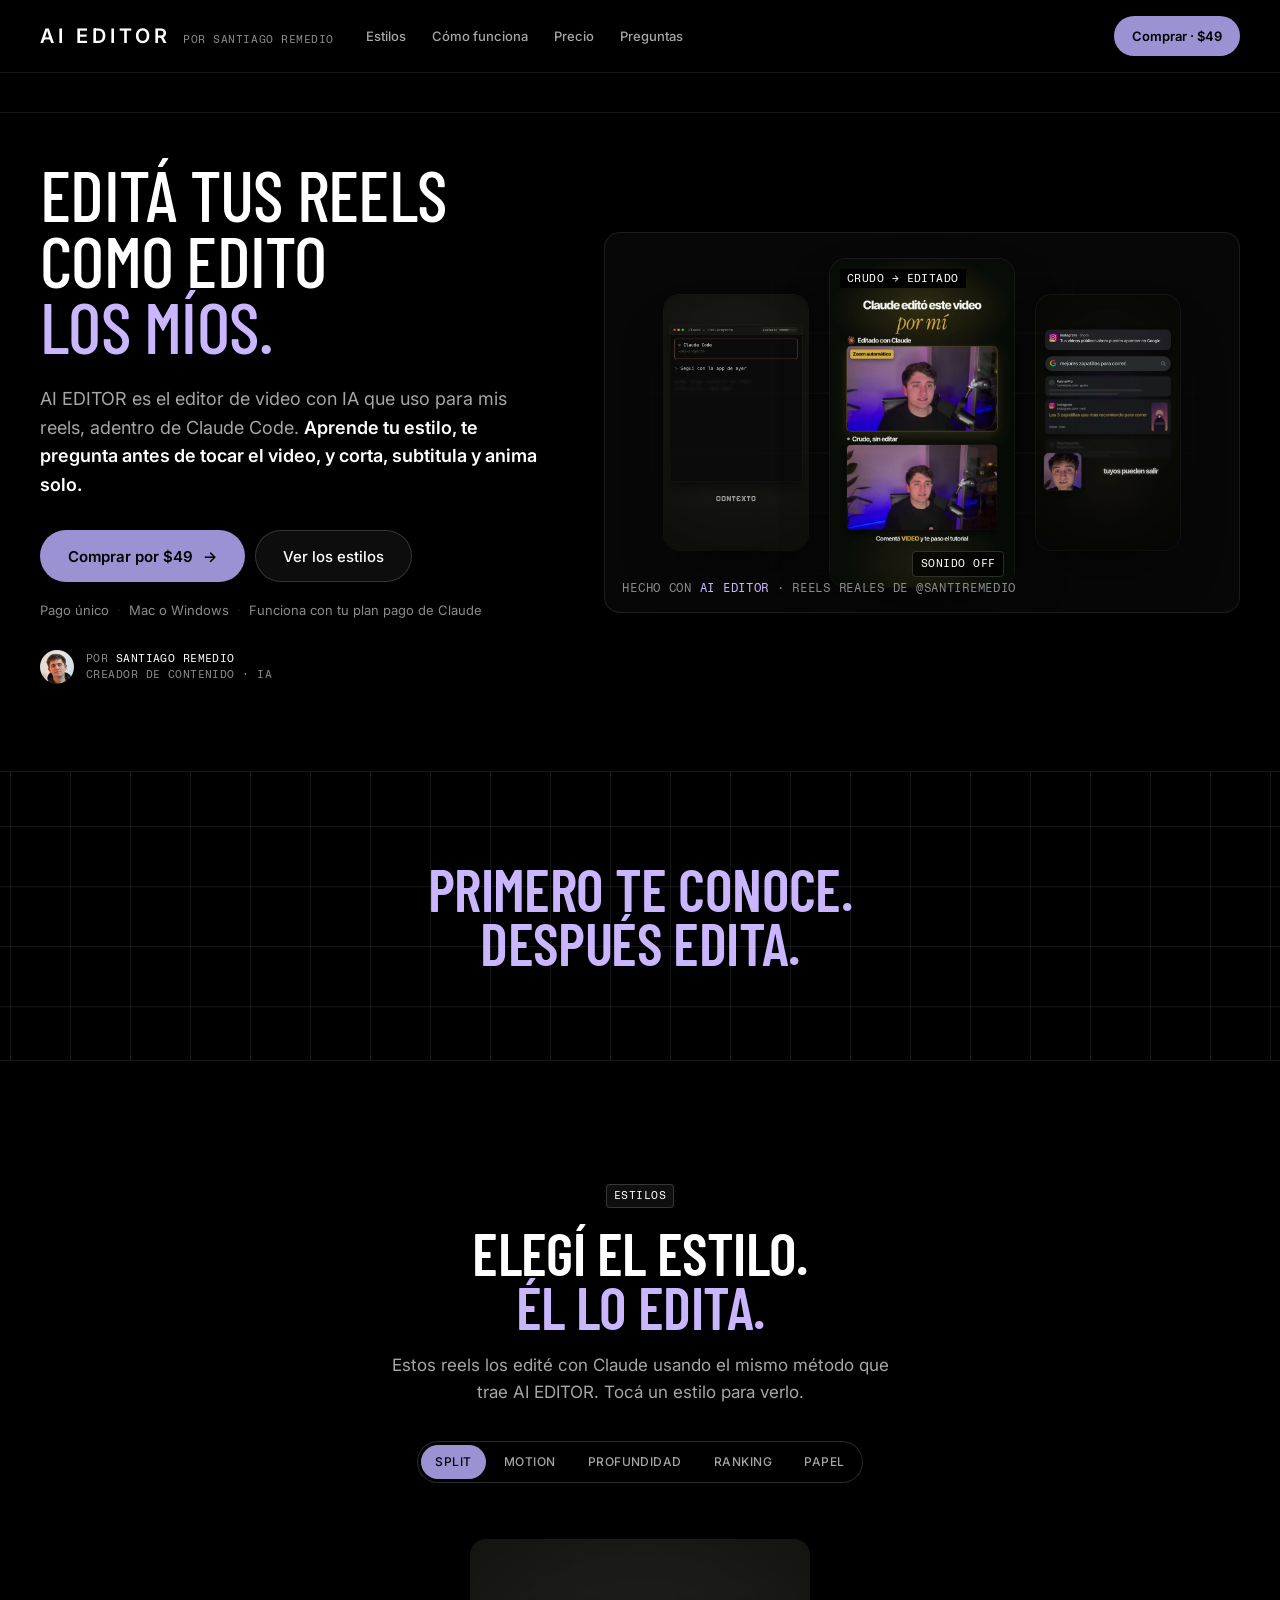
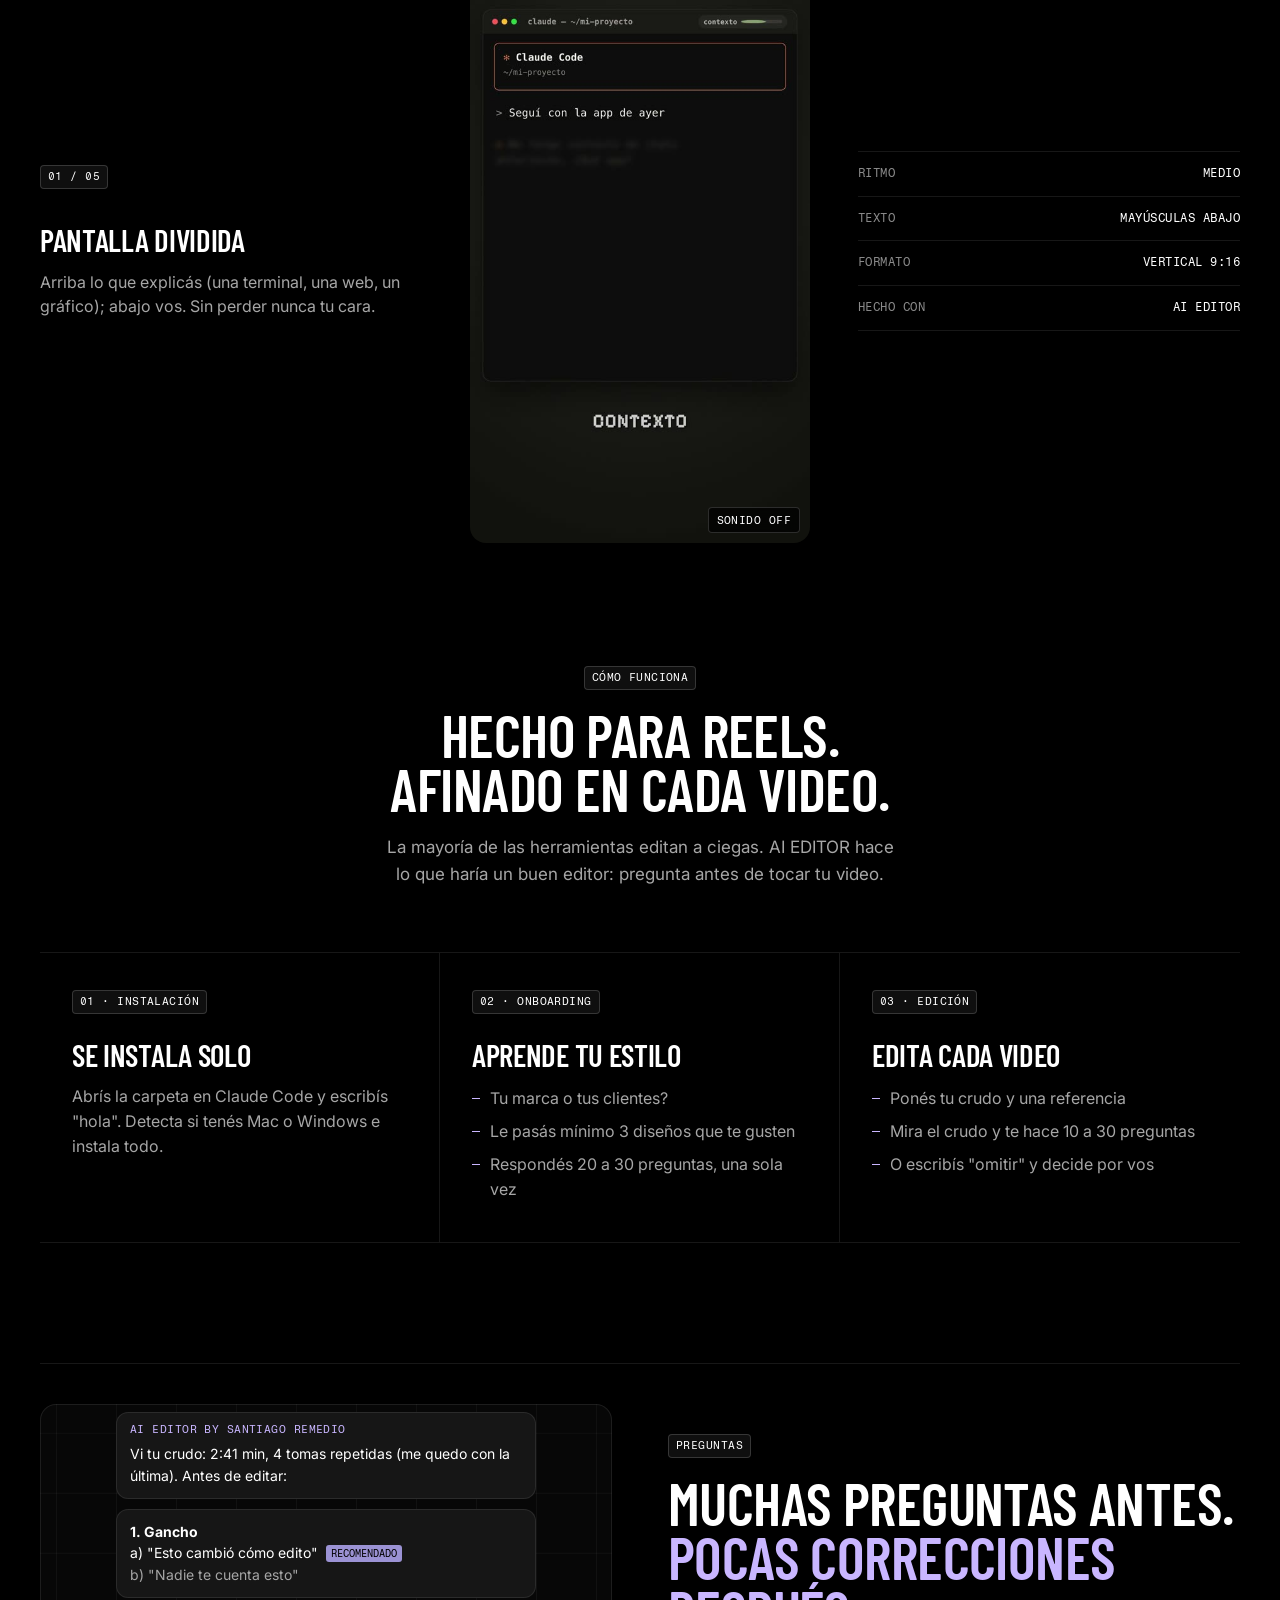
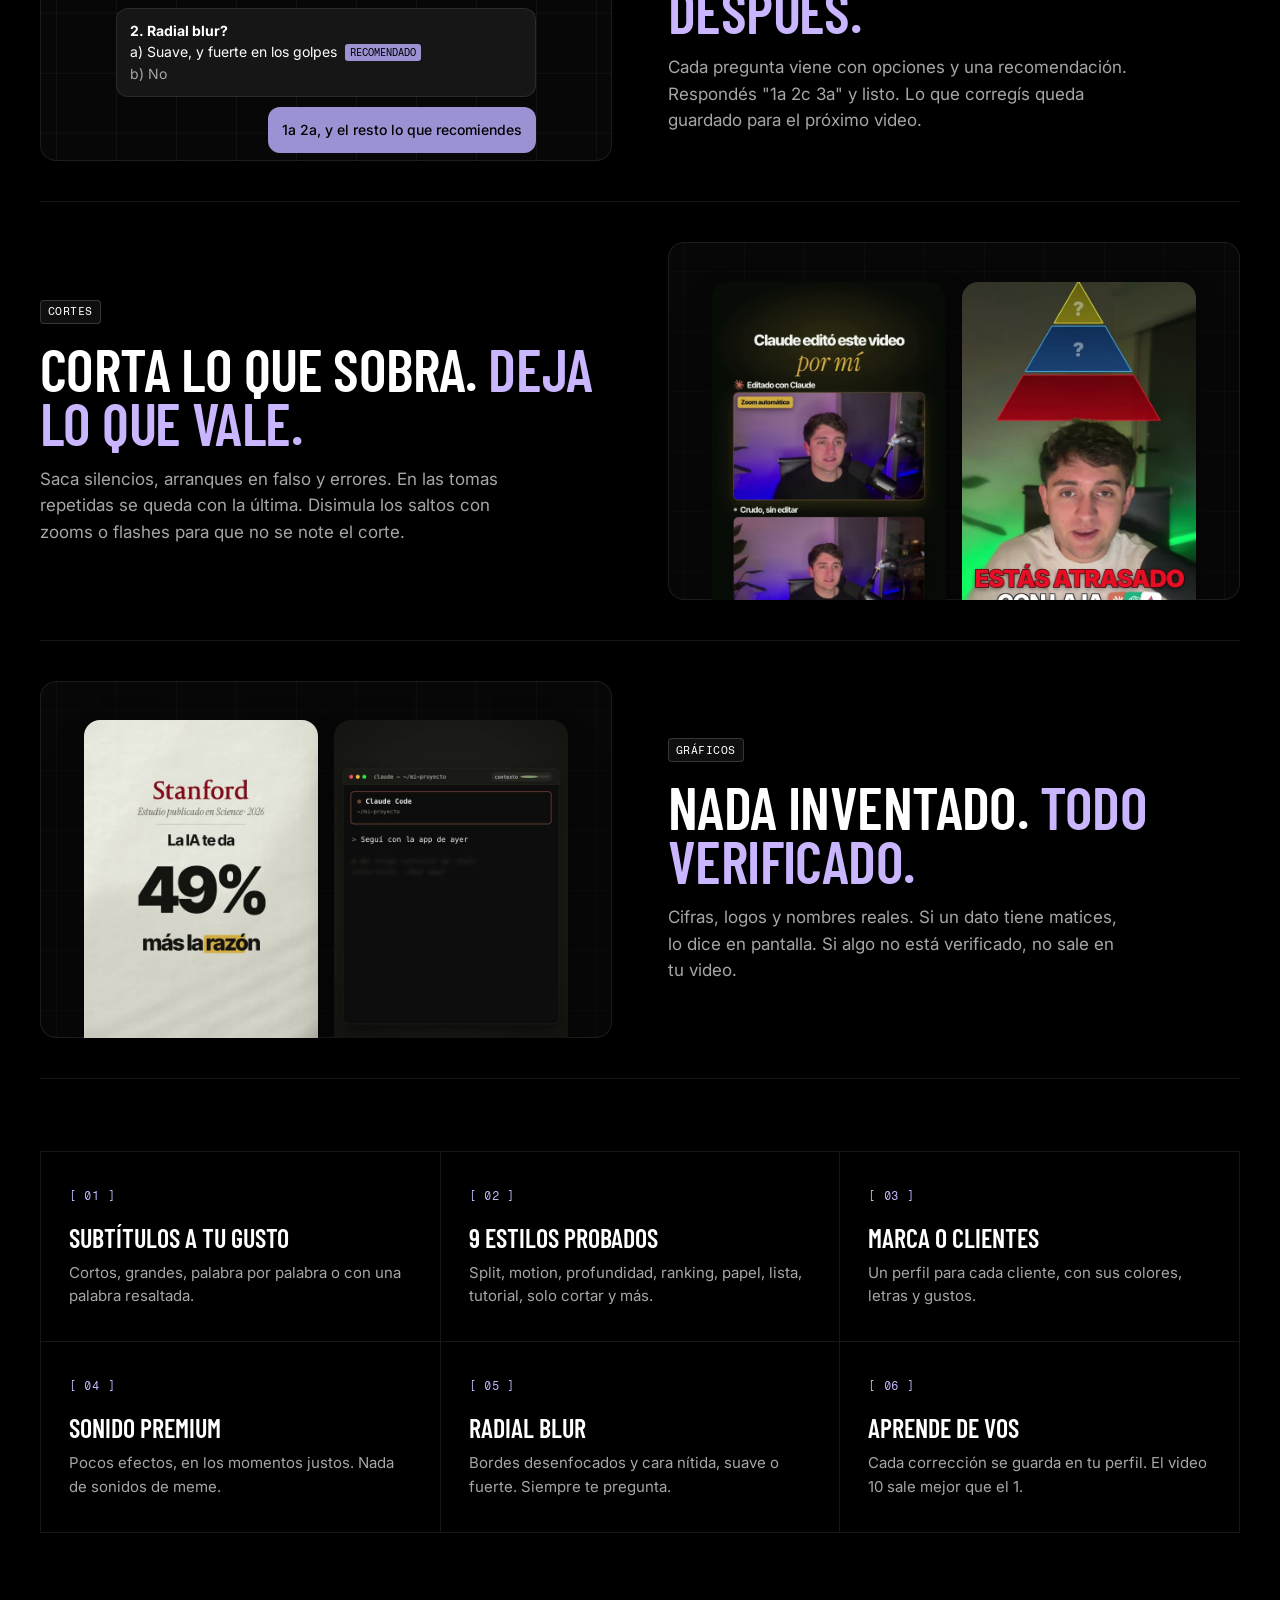
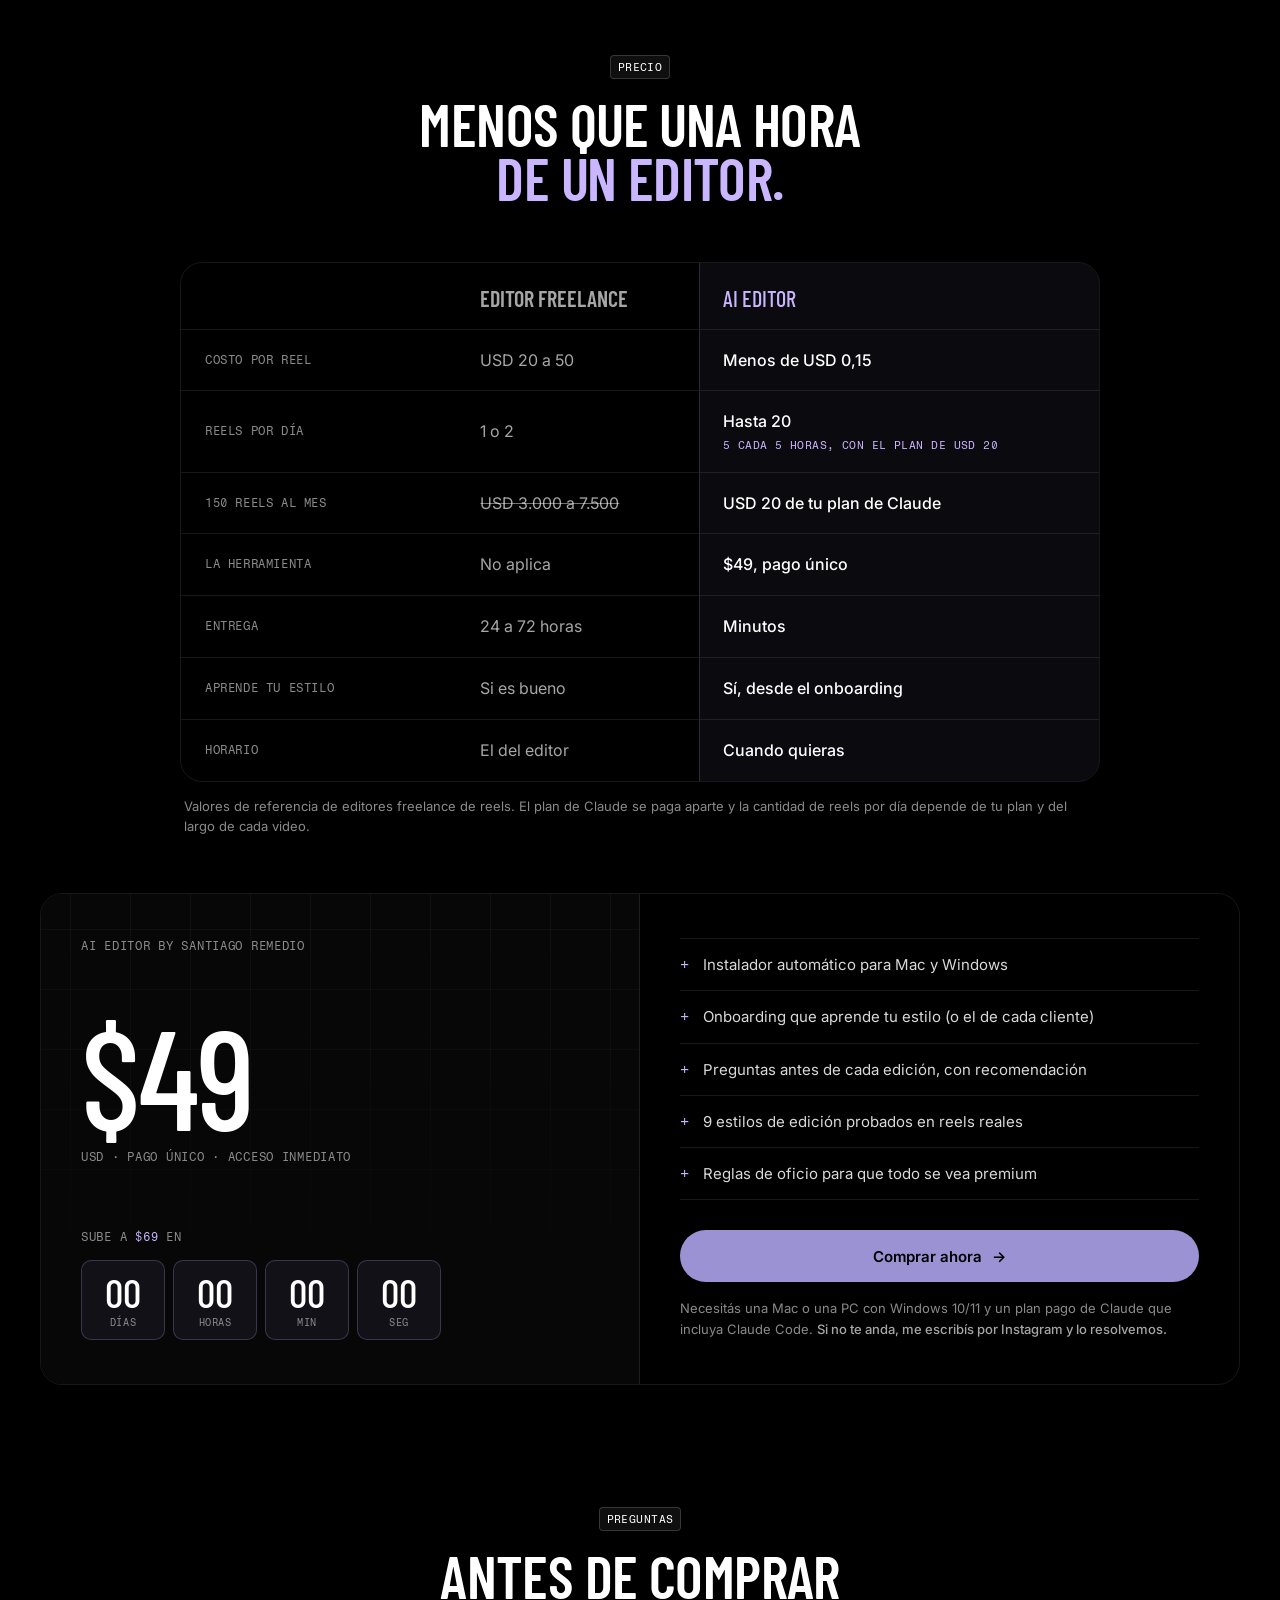
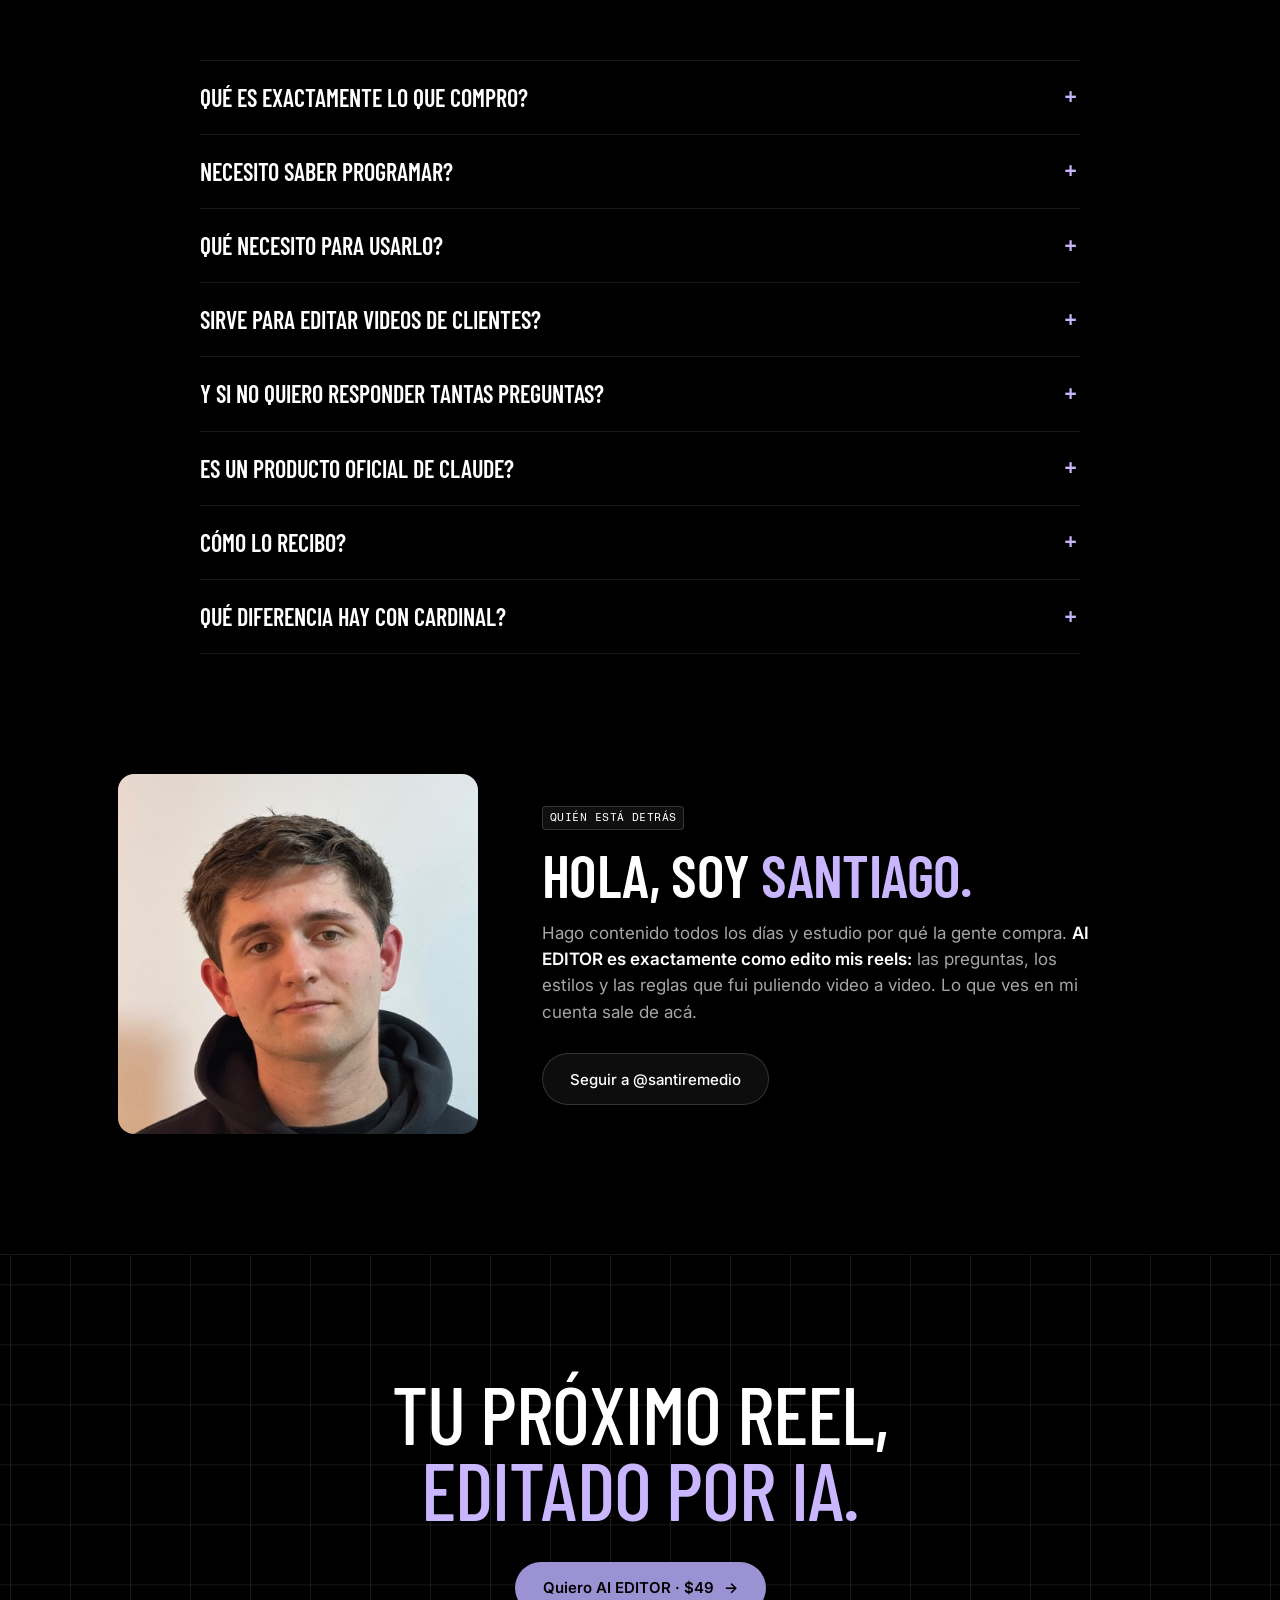
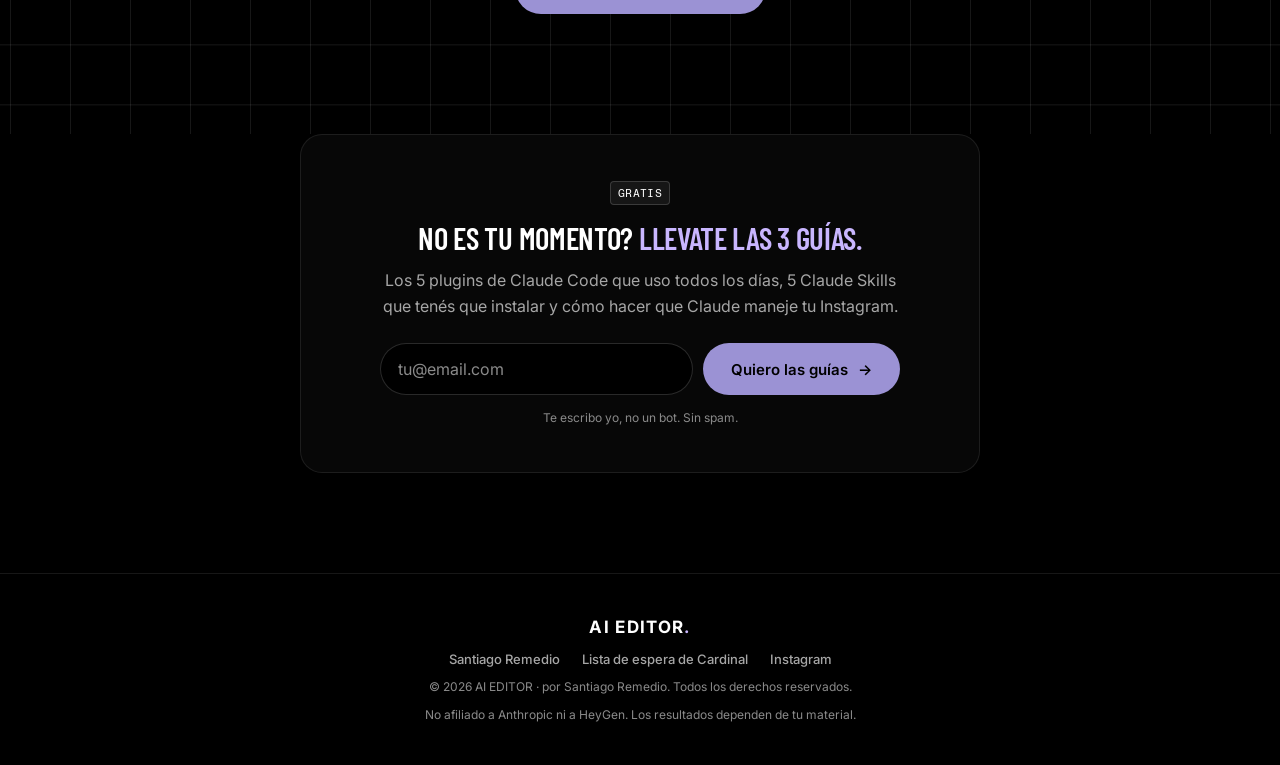
<file: aieditor/index.html>
<!doctype html>
<html lang="es">
<head>
<meta charset="utf-8">
<meta name="viewport" content="width=device-width, initial-scale=1">
<title>AI EDITOR by Santiago Remedio</title>
<meta name="description" content="Editá tus reels como edito los míos. AI EDITOR es mi editor de video con IA adentro de Claude Code: aprende tu estilo, te pregunta antes de editar y corta, subtitula y anima solo. Pago único de $49.">
<meta property="og:type" content="website">
<meta property="og:locale" content="es_LA">
<meta property="og:site_name" content="AI EDITOR by Santiago Remedio">
<meta property="og:title" content="AI EDITOR · Editá tus reels como edito los míos">
<meta property="og:description" content="Mi editor de video con IA, adentro de Claude Code. Aprende tu estilo y edita solo. $49, pago único.">
<meta property="og:image" content="https://santiagoremedio.com/aieditor/img/og.jpg">
<meta property="og:image:width" content="1200">
<meta property="og:image:height" content="630">
<meta property="og:url" content="https://santiagoremedio.com/aieditor">
<meta name="twitter:card" content="summary_large_image">
<meta name="twitter:title" content="AI EDITOR · Editá tus reels como edito los míos">
<meta name="twitter:description" content="Mi editor de video con IA, adentro de Claude Code. $49, pago único.">
<meta name="twitter:image" content="https://santiagoremedio.com/aieditor/img/og.jpg">
<link rel="canonical" href="https://santiagoremedio.com/aieditor">
<meta name="theme-color" content="#000000">
<link rel="icon" href="data:image/svg+xml,%3Csvg xmlns='http://www.w3.org/2000/svg' viewBox='0 0 64 64'%3E%3Crect width='64' height='64' rx='14' fill='%23000000'/%3E%3Cpath d='M24 18l24 14-24 14z' fill='%239b92d4'/%3E%3C/svg%3E">
<link rel="preconnect" href="https://fonts.googleapis.com">
<link rel="preconnect" href="https://fonts.gstatic.com" crossorigin>
<link href="https://fonts.googleapis.com/css2?family=Barlow+Condensed:wght@500;600&family=Fragment+Mono&family=Inter:wght@400;500;600&display=swap" rel="stylesheet">
<link rel="stylesheet" href="/aieditor/estilos.css">
<script src="/aieditor/config.js"></script>
<style>
  /* hero */
  .hero .wrap { display: grid; grid-template-columns: minmax(320px, 1fr) 1.25fr; gap: 56px; align-items: center; padding-top: 48px; padding-bottom: 48px; }
  .hero .lines { margin: 26px 0 30px; color: var(--muted); font-size: 18px; line-height: 1.6; max-width: 520px; }
  .hero .lines b { color: var(--text); font-weight: 600; }
  .hero .ctas { display: flex; gap: 10px; flex-wrap: wrap; }
  .hero .fine { margin: 18px 0 0; color: var(--dim); font-size: 13px; }
  .hero .fine i { font-style: normal; color: var(--line-2); margin: 0 8px; }
  .hero .by { display: flex; align-items: center; gap: 12px; margin-top: 30px; text-decoration: none; width: fit-content; }
  .hero .by img { width: 34px; height: 34px; border-radius: 50%; object-fit: cover; }
  .hero .by span { font: 400 11px/1.45 var(--mono); text-transform: uppercase; letter-spacing: .04em; color: var(--dim); }
  .hero .by b { color: var(--text); font-weight: 400; }
  .stage {
    position: relative; border-radius: var(--r); overflow: hidden; background: var(--bg-2);
    aspect-ratio: 16 / 9.6; display: grid; place-items: center; box-shadow: 0 0 0 1px var(--line) inset;
  }
  .stage > .gridbg { position: absolute; inset: 0; opacity: .55; mask-image: radial-gradient(closest-side, #000 40%, transparent 100%); -webkit-mask-image: radial-gradient(closest-side, #000 40%, transparent 100%); }
  .trio { position: relative; display: flex; align-items: center; gap: 22px; height: 86%; }
  .trio .media { height: 100%; box-shadow: 0 30px 60px -20px rgba(0,0,0,.8), 0 0 0 1px rgba(255,255,255,.08); }
  .trio .side { height: 78%; opacity: .8; }
  .stage > .label { position: absolute; left: 18px; bottom: 16px; }
  .stage > .label b { color: var(--lilac-text); font-weight: 400; }
  @media (max-width: 980px) {
    .hero .wrap { grid-template-columns: 1fr; gap: 36px; padding-top: 36px; }
    .hero .ctas { flex-direction: column; }
    .hero .ctas .btn { width: 100%; }
    .hero .fine i { display: block; height: 0; margin: 0; overflow: hidden; }
    .hero .fine { line-height: 1.7; }
    .stage { aspect-ratio: auto; padding: 28px 0 56px; }
    .trio { height: auto; }
    .trio .media:not(.side) { height: auto; width: min(250px, 66vw); }
    .trio .side { display: none; }
  }

  /* banda grilla */
  .band { border-bottom: 1px solid var(--line); }
  .band .gridbg { padding: 90px 0; }
  .band .d2 { color: var(--lilac-text); text-align: center; }

  /* estilos con pestañas */
  .tabs { display: inline-flex; flex-wrap: wrap; justify-content: center; gap: 4px; padding: 4px; margin-top: 34px; box-shadow: 0 0 0 1px var(--line-2) inset; border-radius: 100px; }
  .tabs button {
    height: 34px; padding: 0 14px; border: 0; border-radius: 100px; cursor: pointer; background: transparent; color: var(--muted);
    font: 500 12px/1 var(--sans); letter-spacing: .04em; text-transform: uppercase;
    transition: background 200ms, color 200ms;
  }
  .tabs button[aria-selected="true"] { background: var(--lilac); color: var(--ink); }
  @media (hover: hover) and (pointer: fine) { .tabs button:not([aria-selected="true"]):hover { background: rgba(255,255,255,.06); color: var(--text); } }
  .showcase { display: grid; grid-template-columns: 1fr minmax(260px, 340px) 1fr; gap: 48px; align-items: center; margin-top: 56px; }
  .showcase .media { width: 100%; }
  .showcase video { transition: opacity 220ms var(--ease-out); }
  .showcase video.swap { opacity: 0; }
  .sc-text .tag { margin-bottom: 18px; }
  .sc-text p { color: var(--muted); margin: 14px 0 0; }
  .sc-list { list-style: none; margin: 0; padding: 0; border-top: 1px solid var(--line); }
  .sc-list li { display: flex; justify-content: space-between; gap: 12px; padding: 14px 0; border-bottom: 1px solid var(--line); font: 400 12px/1.3 var(--mono); text-transform: uppercase; letter-spacing: .04em; color: var(--dim); }
  .sc-list li b { color: var(--text); font-weight: 400; text-align: right; }
  @media (max-width: 980px) { .showcase { grid-template-columns: 1fr; max-width: 420px; margin-left: auto; margin-right: auto; gap: 28px; } .sc-list { display: none; } }

  /* pasos */
  .steps { display: grid; grid-template-columns: repeat(3, 1fr); border-top: 1px solid var(--line); border-bottom: 1px solid var(--line); margin-top: 64px; }
  .step { padding: 34px 32px 40px; border-right: 1px solid var(--line); }
  .step:last-child { border-right: 0; }
  .step .tag { margin-bottom: 26px; }
  .step p, .step li { color: var(--muted); font-size: 16px; }
  .step p { margin: 14px 0 0; }
  .step ul { margin: 16px 0 0; padding: 0; list-style: none; display: grid; gap: 8px; }
  .step li { padding-left: 18px; position: relative; }
  .step li::before { content: ""; position: absolute; left: 0; top: 12px; width: 8px; height: 1px; background: var(--lilac-text); }
  @media (max-width: 860px) { .steps { grid-template-columns: 1fr; } .step { border-right: 0; border-bottom: 1px solid var(--line); padding: 30px 4px; } .step:last-child { border-bottom: 0; } }

  /* filas de features */
  .rows { border-top: 1px solid var(--line); }
  .frow { display: grid; grid-template-columns: 1fr 1fr; gap: 56px; align-items: center; padding: 40px 0; border-bottom: 1px solid var(--line); }
  .frow:nth-child(even) .fmedia { order: 2; }
  .fmedia { border-radius: var(--r); overflow: hidden; background: var(--bg-2); aspect-ratio: 16 / 10; position: relative; box-shadow: 0 0 0 1px var(--line) inset; display: grid; place-items: center; }
  .fmedia .pair { display: flex; gap: 16px; height: 84%; position: relative; }
  .fmedia .pair .media { height: 100%; aspect-ratio: 9/16; box-shadow: 0 20px 40px -16px rgba(0,0,0,.8); }
  .frow p { color: var(--muted); font-size: 17px; margin: 16px 0 0; max-width: 460px; }
  @media (max-width: 860px) { .frow { grid-template-columns: 1fr; gap: 26px; } .frow:nth-child(even) .fmedia { order: 0; } .fmedia { aspect-ratio: 4 / 4.4; } }

  .chat { width: min(420px, 88%); display: grid; gap: 10px; position: relative; }
  .bubble { padding: 12px 14px; border-radius: 12px; font-size: 14px; background: #161616; box-shadow: 0 0 0 1px var(--line) inset; }
  .bubble .who { display: block; font: 400 11px/1 var(--mono); text-transform: uppercase; color: var(--lilac-text); margin-bottom: 8px; letter-spacing: .04em; }
  .bubble .opt { display: block; color: var(--muted); }
  .bubble .opt.rec { color: var(--text); }
  .bubble .opt.rec::after { content: "recomendado"; margin-left: 8px; font: 400 10px/1 var(--mono); text-transform: uppercase; color: var(--ink); background: var(--lilac); padding: 2px 5px; border-radius: 3px; vertical-align: 1px; }
  .bubble.me { justify-self: end; background: var(--lilac); color: var(--ink); font-weight: 500; box-shadow: none; }

  /* grilla de features */
  .fgrid { display: grid; grid-template-columns: repeat(3, 1fr); border-top: 1px solid var(--line); border-left: 1px solid var(--line); margin-top: 72px; }
  .fcell { padding: 30px 28px 34px; border-right: 1px solid var(--line); border-bottom: 1px solid var(--line); }
  .fcell .label { color: var(--lilac-text); }
  .fcell h3 { font-family: var(--display); font-weight: 600; text-transform: uppercase; font-size: 26px; line-height: 1; margin: 18px 0 10px; }
  .fcell p { color: var(--muted); margin: 0; font-size: 15px; }
  @media (max-width: 860px) { .fgrid { grid-template-columns: 1fr 1fr; } }
  @media (max-width: 560px) { .fgrid { grid-template-columns: 1fr; } }

  /* precio */
  .pricing { display: grid; grid-template-columns: 1fr 1fr; border: 1px solid var(--line); border-radius: 22px; overflow: hidden; margin-top: 56px; }
  .pricing > div { padding: 44px 40px; }
  .pricing .left { border-right: 1px solid var(--line); background: var(--bg-2); position: relative; overflow: hidden; display: flex; flex-direction: column; justify-content: space-between; gap: 30px; }
  .pricing .left > .gridbg { position: absolute; inset: 0; opacity: .5; mask-image: linear-gradient(180deg, #000, transparent 85%); -webkit-mask-image: linear-gradient(180deg, #000, transparent 85%); }
  .pricing .left > *:not(.gridbg) { position: relative; }
  .amount { display: flex; align-items: baseline; gap: 14px; }
  .amount b { font-family: var(--display); font-weight: 500; font-size: 140px; line-height: .8; letter-spacing: -0.02em; }
  .amount s { color: var(--dim); font-family: var(--display); font-size: 44px; }
  .incl { list-style: none; margin: 0 0 30px; padding: 0; border-top: 1px solid var(--line); }
  .incl li { padding: 14px 0; border-bottom: 1px solid var(--line); display: flex; gap: 14px; color: #d8d8d8; font-size: 15px; }
  .incl li::before { content: "+"; font-family: var(--mono); color: var(--lilac-text); }
  .pricing .btn { width: 100%; }
  .req { margin: 16px 0 0; color: var(--dim); font-size: 13px; line-height: 1.6; }
  .req b { color: var(--muted); font-weight: 500; }
  @media (max-width: 860px) { .pricing { grid-template-columns: 1fr; } .pricing .left { border-right: 0; border-bottom: 1px solid var(--line); } .pricing > div { padding: 32px 22px; } .amount b { font-size: 104px; } }

  /* campaña: barra de arriba */
  .promo {
    display: flex; align-items: center; justify-content: center; gap: 18px; height: 38px; padding: 0 16px;
    background: var(--lilac); color: var(--ink); text-decoration: none;
    font: 400 12px/1 var(--mono); text-transform: uppercase; letter-spacing: .05em; white-space: nowrap;
  }
  .promo[hidden] { display: none; }
  .promo-t b { font-weight: 400; }
  .promo-t i { font-style: normal; margin: 0 10px; opacity: .5; }
  .promo-c { font-variant-numeric: tabular-nums; padding: 5px 9px; border-radius: 4px; background: var(--ink); color: var(--lilac-text); }
  .promo-c b { font-weight: 400; color: var(--text); }
  @media (hover: hover) and (pointer: fine) { .promo:hover { background: var(--lilac-hi); } }
  @media (max-width: 560px) { .promo { gap: 10px; font-size: 11px; letter-spacing: .03em; } .promo-t i, .promo-after { display: none; } }
  html.con-campana section[id], html.con-campana [id="guias"] { scroll-margin-top: 128px; }

  /* campaña: cuenta en el precio */
  .deal { display: grid; gap: 14px; }
  .deal .label b { color: var(--lilac-text); font-weight: 400; }
  .clock { display: grid; grid-template-columns: repeat(4, 1fr); gap: 8px; max-width: 360px; }
  .clock div { display: grid; justify-items: center; gap: 8px; padding: 14px 0 12px; border-radius: 10px; background: rgba(155,146,212,.08); box-shadow: 0 0 0 1px rgba(155,146,212,.28) inset; }
  .clock b { font: 500 40px/.9 var(--display); font-variant-numeric: tabular-nums; color: var(--text); }
  .clock span { font: 400 10px/1 var(--mono); text-transform: uppercase; letter-spacing: .06em; color: var(--dim); }
  @media (max-width: 860px) { .clock b { font-size: 34px; } }

  /* tabla editor vs AI EDITOR */
  .vs-wrap { max-width: 920px; margin: 56px auto 0; }
  .vs { width: 100%; border-collapse: separate; border-spacing: 0; border: 1px solid var(--line); border-radius: 22px; overflow: hidden; }
  .vs th, .vs td { padding: 18px 24px; text-align: left; border-bottom: 1px solid var(--line); font-size: 16px; vertical-align: middle; }
  .vs tbody tr:last-child th, .vs tbody tr:last-child td { border-bottom: 0; }
  .vs thead th { font: 600 22px/1 var(--display); text-transform: uppercase; color: var(--muted); padding-top: 24px; padding-bottom: 20px; }
  .vs thead th.me { color: var(--lilac-text); }
  .vs tbody th { width: 30%; font: 400 12px/1.4 var(--mono); text-transform: uppercase; letter-spacing: .05em; color: var(--dim); }
  .vs td { color: var(--muted); }
  .vs td s { color: var(--muted); text-decoration-color: rgba(255,255,255,.45); }
  .vs .me { background: rgba(155,146,212,.07); color: var(--text); font-weight: 500; box-shadow: 1px 0 0 rgba(155,146,212,.22) inset; }
  .vs .me small { display: block; margin-top: 4px; font: 400 11px/1.4 var(--mono); text-transform: uppercase; letter-spacing: .04em; color: var(--lilac-text); }
  .vs-note { margin: 14px 4px 0; color: var(--dim); font-size: 13px; line-height: 1.6; }
  @media (max-width: 640px) {
    .vs th, .vs td { padding: 14px 12px; font-size: 14px; }
    .vs thead th { font-size: 17px; }
    .vs tbody th { width: 32%; font-size: 10.5px; letter-spacing: .03em; }
  }

  /* faq */
  .faq { max-width: 880px; margin: 56px auto 0; border-top: 1px solid var(--line); }
  .faq details { border-bottom: 1px solid var(--line); }
  .faq summary { cursor: pointer; list-style: none; padding: 24px 48px 24px 0; position: relative; font-family: var(--display); font-weight: 600; text-transform: uppercase; font-size: 24px; line-height: 1.05; }
  .faq summary::-webkit-details-marker { display: none; }
  .faq summary::after { content: "+"; position: absolute; right: 4px; top: 50%; translate: 0 -50%; font-family: var(--mono); font-size: 20px; color: var(--lilac-text); transition: rotate 220ms var(--ease-out); }
  .faq details[open] summary::after { rotate: 45deg; }
  .faq details p { margin: 0; padding: 0 0 26px; color: var(--muted); max-width: 700px; }
  .faq details p a { color: var(--text); text-decoration: underline; text-underline-offset: 3px; }

  /* quién está detrás */
  .about { display: grid; grid-template-columns: minmax(0, 360px) minmax(0, 620px); justify-content: center; gap: 64px; align-items: center; }
  .about .media { aspect-ratio: 1; }
  .about p { color: var(--muted); font-size: 17px; margin: 18px 0 0; max-width: 560px; }
  .about p b { color: var(--text); font-weight: 600; }
  .about .btn { margin-top: 28px; }
  @media (max-width: 860px) { .about { grid-template-columns: 1fr; gap: 30px; justify-items: center; } .about .media { max-width: 280px; width: 100%; } }

  .final { border-top: 1px solid var(--line); }
  .final .gridbg { padding: 120px 0; }
  .final .btn { margin-top: 36px; }

  .guias-section { padding: 0 0 100px; }
</style>
</head>
<body>

<nav class="nav">
  <a class="promo js-campaign" href="#precio" hidden>
    <span class="promo-t"><b>$<span class="js-price">49</span></b> hasta el <span class="js-hasta">30 de noviembre</span><i aria-hidden="true">·</i><span class="promo-after">después $<span class="js-precio-nuevo">69</span></span></span>
    <span class="promo-c js-count" aria-label="Tiempo hasta la suba de precio"><b data-u="d">00</b>d <b data-u="h">00</b>h <b data-u="m">00</b>m <b data-u="s">00</b>s</span>
  </a>
  <div class="wrap">
    <div class="brand">
      <a class="logo" href="#top" aria-label="AI EDITOR">AI EDITOR</a>
      <a class="by-link" href="https://santiagoremedio.com/">por Santiago Remedio</a>
    </div>
    <div class="links"><a href="#estilos">Estilos</a><a href="#como">Cómo funciona</a><a href="#precio">Precio</a><a href="#faq">Preguntas</a></div>
    <a class="btn js-buy-main" href="#precio"><span>Comprar · $<span class="js-price">49</span></span></a>
  </div>
</nav>
<div class="rule" aria-hidden="true"></div>

<header class="hero" id="top">
  <div class="wrap">
    <div>
      <h1 class="d1 reveal">Editá tus reels<br>como edito<br><span class="it">los míos.</span></h1>
      <p class="lines reveal">AI EDITOR es el editor de video con IA que uso para mis reels, adentro de Claude Code. <b>Aprende tu estilo, te pregunta antes de tocar el video, y corta, subtitula y anima solo.</b></p>
      <div class="ctas reveal">
        <a class="btn js-buy-main" href="#precio"><span>Comprar por $<span class="js-price">49</span></span> <span class="arrow">→</span></a>
        <a class="btn btn-line" href="#estilos">Ver los estilos</a>
      </div>
      <p class="fine reveal">Pago único<i>·</i>Mac o Windows<i>·</i>Funciona con tu plan pago de Claude</p>
      <a class="by reveal" href="https://santiagoremedio.com/">
        <img src="/aieditor/img/santi.jpg" alt="Santiago Remedio" width="34" height="34">
        <span>por <b>Santiago Remedio</b><br>creador de contenido · IA</span>
      </a>
    </div>
    <div class="stage reveal">
      <div class="gridbg" aria-hidden="true"></div>
      <div class="trio">
        <div class="media vert side"><video class="js-vid" src="/aieditor/videos/split.mp4" poster="/aieditor/img/split.jpg" muted loop playsinline preload="none" aria-hidden="true"></video></div>
        <div class="media vert">
          <span class="chip-on">Crudo → editado</span>
          <video class="js-vid" src="/aieditor/videos/demo.mp4" poster="/aieditor/img/demo.jpg" muted loop playsinline preload="metadata" aria-label="Video crudo comparado con el editado por Claude"></video>
          <button class="sound js-sound" type="button" aria-pressed="false">Sonido off</button>
        </div>
        <div class="media vert side"><video class="js-vid" src="/aieditor/videos/motion.mp4" poster="/aieditor/img/motion.jpg" muted loop playsinline preload="none" aria-hidden="true"></video></div>
      </div>
      <span class="label">Hecho con <b>AI EDITOR</b> · reels reales de @santiremedio</span>
    </div>
  </div>
</header>
<div class="rule" aria-hidden="true"></div>

<div class="band">
  <div class="gridbg">
    <div class="wrap"><h2 class="d2 reveal">Primero te conoce.<br>Después edita.</h2></div>
  </div>
</div>

<section id="estilos">
  <div class="wrap center">
    <span class="tag reveal">Estilos</span>
    <h2 class="d2 reveal" style="margin-top:18px">Elegí el estilo.<br><span class="it">Él lo edita.</span></h2>
    <p class="body reveal">Estos reels los edité con Claude usando el mismo método que trae AI EDITOR. Tocá un estilo para verlo.</p>
    <div class="tabs reveal" role="tablist" aria-label="Estilos de edición">
      <button role="tab" aria-selected="true" data-src="/aieditor/videos/split.mp4" data-poster="/aieditor/img/split.jpg" data-title="Pantalla dividida" data-desc="Arriba lo que explicás (una terminal, una web, un gráfico); abajo vos. Sin perder nunca tu cara." data-ritmo="Medio" data-texto="Mayúsculas abajo">Split</button>
      <button role="tab" aria-selected="false" data-src="/aieditor/videos/motion.mp4" data-poster="/aieditor/img/motion.jpg" data-title="Motion graphics" data-desc="Apps, buscadores y pantallas recreadas y animadas, con tu cara en una burbuja cuando el gráfico manda." data-ritmo="Medio" data-texto="Palabra clave en itálica">Motion</button>
      <button role="tab" aria-selected="false" data-src="/aieditor/videos/niveles.mp4" data-poster="/aieditor/img/niveles.jpg" data-title="Profundidad" data-desc="Gráficos que viven detrás de tu cabeza: tu figura recortada queda adelante y da sensación de 3D." data-ritmo="Rápido" data-texto="Títulos con emoji">Profundidad</button>
      <button role="tab" aria-selected="false" data-src="/aieditor/videos/ranking.mp4" data-poster="/aieditor/img/ranking.jpg" data-title="Ranking" data-desc="Logos reales que aparecen, se califican y se ordenan mientras hablás. Perfecto para comparar herramientas." data-ritmo="Medio" data-texto="Subtítulos grandes">Ranking</button>
      <button role="tab" aria-selected="false" data-src="/aieditor/videos/papel.mp4" data-poster="/aieditor/img/papel.jpg" data-title="Papel" data-desc="Tu toma se alterna con escenas claras tipo papel: algo visual nuevo cada dos segundos. Ideal para explicar un estudio o una idea." data-ritmo="Rápido" data-texto="Línea + palabra grande">Papel</button>
    </div>
    <div class="showcase">
      <div class="sc-text reveal" style="text-align:left">
        <span class="tag js-sc-n">01 / 05</span>
        <h3 class="d3 js-sc-title" style="margin-top:18px">Pantalla dividida</h3>
        <p class="js-sc-desc">Arriba lo que explicás (una terminal, una web, un gráfico); abajo vos. Sin perder nunca tu cara.</p>
      </div>
      <div class="media vert reveal">
        <video class="js-vid js-sc-video" src="/aieditor/videos/split.mp4" poster="/aieditor/img/split.jpg" muted loop playsinline preload="none"></video>
        <button class="sound js-sound" type="button" aria-pressed="false">Sonido off</button>
      </div>
      <ul class="sc-list reveal" style="text-align:left">
        <li>Ritmo <b class="js-sc-ritmo">Medio</b></li>
        <li>Texto <b class="js-sc-texto">Mayúsculas abajo</b></li>
        <li>Formato <b>Vertical 9:16</b></li>
        <li>Hecho con <b>AI EDITOR</b></li>
      </ul>
    </div>
  </div>
</section>

<section id="como" style="padding-top:0">
  <div class="wrap">
    <div class="center">
      <span class="tag reveal">Cómo funciona</span>
      <h2 class="d2 reveal" style="margin-top:18px">Hecho para reels.<br>Afinado en cada video.</h2>
      <p class="body reveal">La mayoría de las herramientas editan a ciegas. AI EDITOR hace lo que haría un buen editor: pregunta antes de tocar tu video.</p>
    </div>
    <div class="steps">
      <div class="step reveal"><span class="tag">01 · Instalación</span><h3 class="d3">Se instala solo</h3><p>Abrís la carpeta en Claude Code y escribís "hola". Detecta si tenés Mac o Windows e instala todo.</p></div>
      <div class="step reveal"><span class="tag">02 · Onboarding</span><h3 class="d3">Aprende tu estilo</h3><ul><li>Tu marca o tus clientes?</li><li>Le pasás mínimo 3 diseños que te gusten</li><li>Respondés 20 a 30 preguntas, una sola vez</li></ul></div>
      <div class="step reveal"><span class="tag">03 · Edición</span><h3 class="d3">Edita cada video</h3><ul><li>Ponés tu crudo y una referencia</li><li>Mira el crudo y te hace 10 a 30 preguntas</li><li>O escribís "omitir" y decide por vos</li></ul></div>
    </div>
  </div>
</section>

<section style="padding-top:0">
  <div class="wrap">
    <div class="rows">
      <div class="frow">
        <div class="fmedia reveal">
          <div class="gridbg" style="position:absolute;inset:0;opacity:.45" aria-hidden="true"></div>
          <div class="chat" aria-label="Ejemplo de preguntas">
            <div class="bubble"><span class="who">AI EDITOR by Santiago Remedio</span>Vi tu crudo: 2:41 min, 4 tomas repetidas (me quedo con la última). Antes de editar:</div>
            <div class="bubble"><b>1. Gancho</b><span class="opt rec">a) "Esto cambió cómo edito"</span><span class="opt">b) "Nadie te cuenta esto"</span></div>
            <div class="bubble"><b>2. Radial blur?</b><span class="opt rec">a) Suave, y fuerte en los golpes</span><span class="opt">b) No</span></div>
            <div class="bubble me">1a 2a, y el resto lo que recomiendes</div>
          </div>
        </div>
        <div class="reveal">
          <span class="tag">Preguntas</span>
          <h3 class="d2" style="margin-top:18px">Muchas preguntas antes. <span class="it">Pocas correcciones después.</span></h3>
          <p>Cada pregunta viene con opciones y una recomendación. Respondés "1a 2c 3a" y listo. Lo que corregís queda guardado para el próximo video.</p>
        </div>
      </div>
      <div class="frow">
        <div class="fmedia reveal">
          <div class="gridbg" style="position:absolute;inset:0;opacity:.3" aria-hidden="true"></div>
          <div class="pair">
            <div class="media"><img src="/aieditor/img/demo.jpg" alt="Comparación de video crudo y editado" loading="lazy"></div>
            <div class="media"><img src="/aieditor/img/niveles.jpg" alt="Reel con gráfico detrás de la cabeza" loading="lazy"></div>
          </div>
        </div>
        <div class="reveal">
          <span class="tag">Cortes</span>
          <h3 class="d2" style="margin-top:18px">Corta lo que sobra. <span class="it">Deja lo que vale.</span></h3>
          <p>Saca silencios, arranques en falso y errores. En las tomas repetidas se queda con la última. Disimula los saltos con zooms o flashes para que no se note el corte.</p>
        </div>
      </div>
      <div class="frow">
        <div class="fmedia reveal">
          <div class="gridbg" style="position:absolute;inset:0;opacity:.3" aria-hidden="true"></div>
          <div class="pair">
            <div class="media"><img src="/aieditor/img/papel.jpg" alt="Reel con dato verificado de Stanford" loading="lazy"></div>
            <div class="media"><img src="/aieditor/img/split.jpg" alt="Reel con pantalla dividida" loading="lazy"></div>
          </div>
        </div>
        <div class="reveal">
          <span class="tag">Gráficos</span>
          <h3 class="d2" style="margin-top:18px">Nada inventado. <span class="it">Todo verificado.</span></h3>
          <p>Cifras, logos y nombres reales. Si un dato tiene matices, lo dice en pantalla. Si algo no está verificado, no sale en tu video.</p>
        </div>
      </div>
    </div>

    <div class="fgrid">
      <div class="fcell reveal"><span class="label">[ 01 ]</span><h3>Subtítulos a tu gusto</h3><p>Cortos, grandes, palabra por palabra o con una palabra resaltada.</p></div>
      <div class="fcell reveal"><span class="label">[ 02 ]</span><h3>9 estilos probados</h3><p>Split, motion, profundidad, ranking, papel, lista, tutorial, solo cortar y más.</p></div>
      <div class="fcell reveal"><span class="label">[ 03 ]</span><h3>Marca o clientes</h3><p>Un perfil para cada cliente, con sus colores, letras y gustos.</p></div>
      <div class="fcell reveal"><span class="label">[ 04 ]</span><h3>Sonido premium</h3><p>Pocos efectos, en los momentos justos. Nada de sonidos de meme.</p></div>
      <div class="fcell reveal"><span class="label">[ 05 ]</span><h3>Radial blur</h3><p>Bordes desenfocados y cara nítida, suave o fuerte. Siempre te pregunta.</p></div>
      <div class="fcell reveal"><span class="label">[ 06 ]</span><h3>Aprende de vos</h3><p>Cada corrección se guarda en tu perfil. El video 10 sale mejor que el 1.</p></div>
    </div>
  </div>
</section>

<section id="precio" style="padding-top:0">
  <div class="wrap">
    <div class="center">
      <span class="tag reveal">Precio</span>
      <h2 class="d2 reveal" style="margin-top:18px">Menos que una hora<br><span class="it">de un editor.</span></h2>
    </div>
    <div class="vs-wrap reveal">
      <table class="vs">
        <caption class="lead-sr">Editor freelance comparado con AI EDITOR</caption>
        <thead>
          <tr><th scope="col"><span class="lead-sr">Concepto</span></th><th scope="col">Editor freelance</th><th scope="col" class="me">AI EDITOR</th></tr>
        </thead>
        <tbody>
          <tr><th scope="row">Costo por reel</th><td>USD 20 a 50</td><td class="me">Menos de USD 0,15</td></tr>
          <tr><th scope="row">Reels por día</th><td>1 o 2</td><td class="me">Hasta 20 <small>5 cada 5 horas, con el plan de USD 20</small></td></tr>
          <tr><th scope="row">150 reels al mes</th><td><s>USD 3.000 a 7.500</s></td><td class="me">USD 20 de tu plan de Claude</td></tr>
          <tr><th scope="row">La herramienta</th><td>No aplica</td><td class="me">$<span class="js-price">49</span>, pago único</td></tr>
          <tr><th scope="row">Entrega</th><td>24 a 72 horas</td><td class="me">Minutos</td></tr>
          <tr><th scope="row">Aprende tu estilo</th><td>Si es bueno</td><td class="me">Sí, desde el onboarding</td></tr>
          <tr><th scope="row">Horario</th><td>El del editor</td><td class="me">Cuando quieras</td></tr>
        </tbody>
      </table>
      <p class="vs-note">Valores de referencia de editores freelance de reels. El plan de Claude se paga aparte y la cantidad de reels por día depende de tu plan y del largo de cada video.</p>
    </div>
    <div class="pricing reveal">
      <div class="left">
        <div class="gridbg" aria-hidden="true"></div>
        <span class="label">AI EDITOR by Santiago Remedio</span>
        <div>
          <div class="amount"><b>$<span class="js-price">49</span></b><s class="js-before" hidden></s></div>
          <span class="label" style="display:block;margin-top:18px">USD · pago único · acceso inmediato</span>
        </div>
        <div class="deal js-campaign" hidden>
          <span class="label">Sube a <b>$<span class="js-precio-nuevo">69</span></b> en</span>
          <div class="clock js-count" aria-label="Tiempo hasta la suba de precio">
            <div><b data-u="d">00</b><span>días</span></div>
            <div><b data-u="h">00</b><span>horas</span></div>
            <div><b data-u="m">00</b><span>min</span></div>
            <div><b data-u="s">00</b><span>seg</span></div>
          </div>
        </div>
      </div>
      <div>
        <ul class="incl">
          <li>Instalador automático para Mac y Windows</li>
          <li>Onboarding que aprende tu estilo (o el de cada cliente)</li>
          <li>Preguntas antes de cada edición, con recomendación</li>
          <li>9 estilos de edición probados en reels reales</li>
          <li>Reglas de oficio para que todo se vea premium</li>
        </ul>
        <a class="btn js-buy-main" href="#precio">Comprar ahora <span class="arrow">→</span></a>
        <p class="req">Necesitás una Mac o una PC con Windows 10/11 y un plan pago de Claude que incluya Claude Code. <b>Si no te anda, me escribís por Instagram y lo resolvemos.</b></p>
      </div>
    </div>
  </div>
</section>

<section id="faq" style="padding-top:0">
  <div class="wrap">
    <div class="center"><span class="tag reveal">Preguntas</span><h2 class="d2 reveal" style="margin-top:18px">Antes de comprar</h2></div>
    <div class="faq">
      <details class="reveal"><summary>Qué es exactamente lo que compro?</summary><p>Una carpeta que se abre en Claude Code (la app de Claude para trabajar con archivos). Trae el instalador, mi método de edición, las preguntas y los estilos. Claude la lee y pasa a trabajar como tu editor.</p></details>
      <details class="reveal"><summary>Necesito saber programar?</summary><p>No. Abrís la carpeta, escribís "hola" y seguís lo que te dice. Si hay que instalar algo que necesita tu permiso, te explica qué tocar paso a paso.</p></details>
      <details class="reveal"><summary>Qué necesito para usarlo?</summary><p>Una Mac o una PC con Windows 10/11, y un plan pago de Claude que incluya Claude Code. El resto (programas y herramientas) se instala solo.</p></details>
      <details class="reveal"><summary>Sirve para editar videos de clientes?</summary><p>Sí. En el onboarding elegís "varios clientes" y cada uno tiene su propio perfil con su estilo.</p></details>
      <details class="reveal"><summary>Y si no quiero responder tantas preguntas?</summary><p>Siempre te las muestra, pero podés escribir "omitir" y usa sus recomendaciones.</p></details>
      <details class="reveal"><summary>Es un producto oficial de Claude?</summary><p>No. AI EDITOR es un método creado por Santiago Remedio que funciona adentro de Claude Code, sobre herramientas de código abierto (HyperFrames). No está afiliado a Anthropic ni a HeyGen.</p></details>
      <details class="reveal"><summary>Cómo lo recibo?</summary><p>Apenas pagás, te lleva a una página con el link de descarga y los pasos para instalarlo.</p></details>
      <details class="reveal"><summary>Qué diferencia hay con Cardinal?</summary><p>AI EDITOR es la herramienta: edita tus reels como edito los míos. Cardinal es el sistema completo de marketing con IA que instalo yo en tu marca, de las ideas a la captación. Hoy está a puertas cerradas, pero podés <a href="https://santiagoremedio.com/#lista">anotarte en la lista de espera</a>.</p></details>
    </div>
  </div>
</section>

<section style="padding-top:0">
  <div class="wrap about">
    <div class="media reveal"><img src="/aieditor/img/santi.jpg" alt="Santiago Remedio" loading="lazy"></div>
    <div class="reveal">
      <span class="tag">Quién está detrás</span>
      <h2 class="d2" style="margin-top:18px">Hola, soy <span class="it">Santiago.</span></h2>
      <p>Hago contenido todos los días y estudio por qué la gente compra. <b>AI EDITOR es exactamente como edito mis reels:</b> las preguntas, los estilos y las reglas que fui puliendo video a video. Lo que ves en mi cuenta sale de acá.</p>
      <a class="btn btn-dark" href="https://www.instagram.com/santiremedio/" target="_blank" rel="noopener">Seguir a @santiremedio</a>
    </div>
  </div>
</section>

<div class="final center">
  <div class="gridbg">
    <div class="wrap">
      <h2 class="d1 reveal" style="font-size:clamp(48px,6.4vw,96px)">Tu próximo reel,<br><span class="it">editado por IA.</span></h2>
      <a class="btn reveal js-buy-main" href="#precio"><span>Quiero AI EDITOR · $<span class="js-price">49</span></span> <span class="arrow">→</span></a>
    </div>
  </div>
</div>

<section class="guias-section" id="guias">
  <div class="wrap">
    <div class="capture reveal js-capture">
      <span class="tag">Gratis</span>
      <h3 class="d3" style="margin-top:18px">No es tu momento? <span class="it">Llevate las 3 guías.</span></h3>
      <p class="body">Los 5 plugins de Claude Code que uso todos los días, 5 Claude Skills que tenés que instalar y cómo hacer que Claude maneje tu Instagram.</p>
      <form class="capture-f js-guide-form" data-source="aieditor-guias" novalidate>
        <input type="text" name="_gotcha" tabindex="-1" autocomplete="off" aria-hidden="true" class="lead-hp">
        <label class="lead-sr" for="guias-email">Tu email</label>
        <input id="guias-email" type="email" name="email" placeholder="tu@email.com" autocomplete="email" inputmode="email" required>
        <button class="btn" type="submit">Quiero las guías <span class="arrow">→</span></button>
      </form>
      <p class="capture-err js-guide-err" role="alert" hidden>Revisá el email, parece que falta algo.</p>
      <div class="js-guide-ok" role="status" hidden>
        <p class="body" style="margin-bottom:0">Listo. Acá tenés las tres:</p>
        <div class="guide-links js-guide-links"></div>
      </div>
      <p class="capture-fine js-guide-fine">Te escribo yo, no un bot. Sin spam.</p>
    </div>
  </div>
</section>

<footer class="foot">
  <div class="foot-mark">AI EDITOR<span>.</span></div>
  <nav class="foot-links" aria-label="Más de Santiago Remedio">
    <a href="https://santiagoremedio.com/">Santiago Remedio</a>
    <a href="https://santiagoremedio.com/#lista">Lista de espera de Cardinal</a>
    <a href="https://www.instagram.com/santiremedio/" target="_blank" rel="noopener">Instagram</a>
  </nav>
  <div class="foot-copy">© <span class="js-year">2026</span> AI EDITOR · por Santiago Remedio. Todos los derechos reservados.</div>
  <div class="foot-copy">No afiliado a Anthropic ni a HeyGen. Los resultados dependen de tu material.</div>
</footer>

<div class="lead-ov" id="lead" hidden>
<div class="lead-bg" aria-hidden="true"></div>
<aside class="lead" role="dialog" aria-modal="true" aria-labelledby="lead-t" aria-describedby="lead-d">
  <button class="lead-x" type="button" aria-label="Cerrar">×</button>
  <span class="tag">Gratis · sin spam</span>
  <h2 class="lead-t" id="lead-t">Antes de irte:<br><span class="it">3 guías gratis</span></h2>
  <p class="lead-d" id="lead-d">Los 5 plugins de Claude Code que uso todos los días, 5 Claude Skills que tenés que instalar y cómo hacer que Claude maneje tu Instagram.</p>
  <form class="lead-f js-guide-form" data-source="aieditor-popup" novalidate>
    <input type="text" name="_gotcha" tabindex="-1" autocomplete="off" aria-hidden="true" class="lead-hp">
    <label class="lead-sr" for="lead-email">Tu email</label>
    <input id="lead-email" type="email" name="email" placeholder="tu@email.com" autocomplete="email" inputmode="email" required>
    <button class="btn" type="submit">Quiero las guías <span class="arrow">→</span></button>
  </form>
  <p class="lead-err js-guide-err" role="alert" hidden>Revisá el email, parece que falta algo.</p>
  <div class="js-guide-ok" role="status" hidden>
    <p class="lead-ok">Listo. Acá tenés las tres:</p>
    <div class="guide-links js-guide-links"></div>
  </div>
  <p class="lead-fine js-guide-fine">Te escribo yo, no un bot.</p>
</aside>
</div>

<script src="/aieditor/app.js"></script>
</body>
</html>
</file>
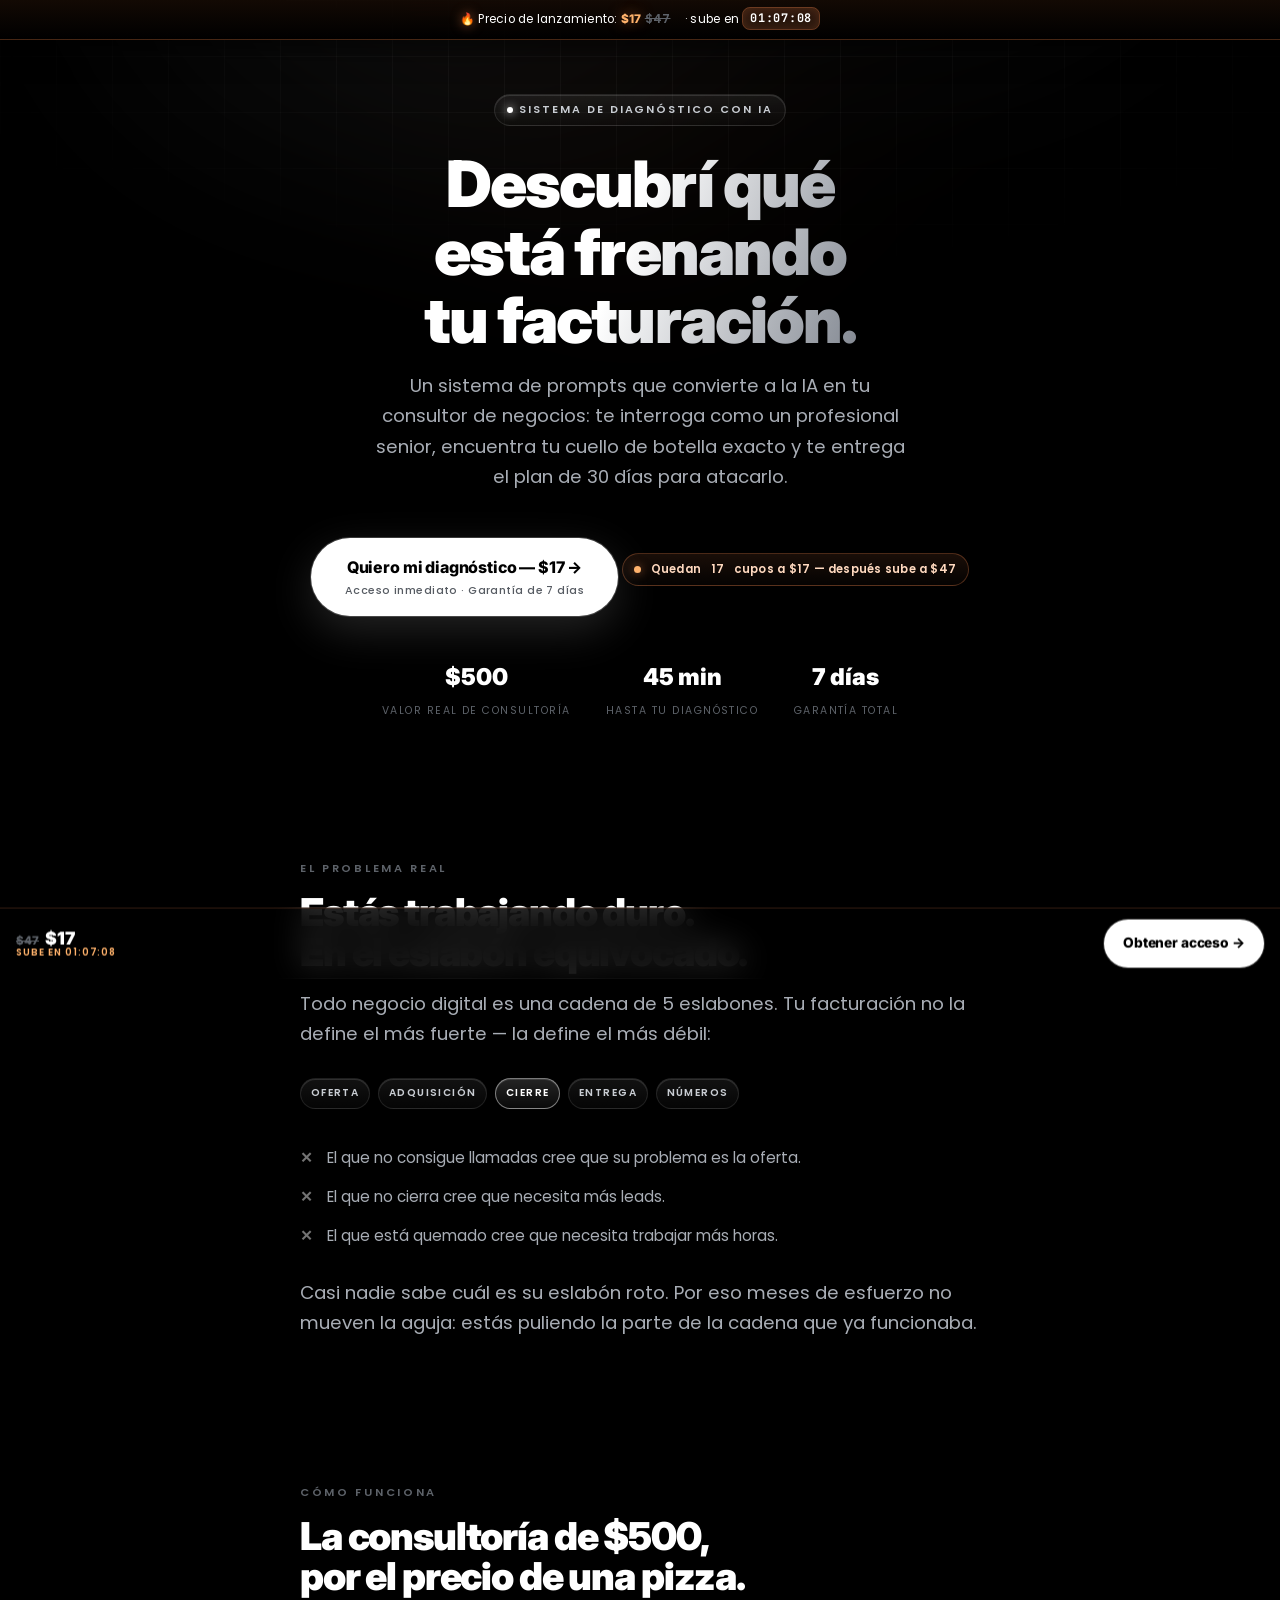
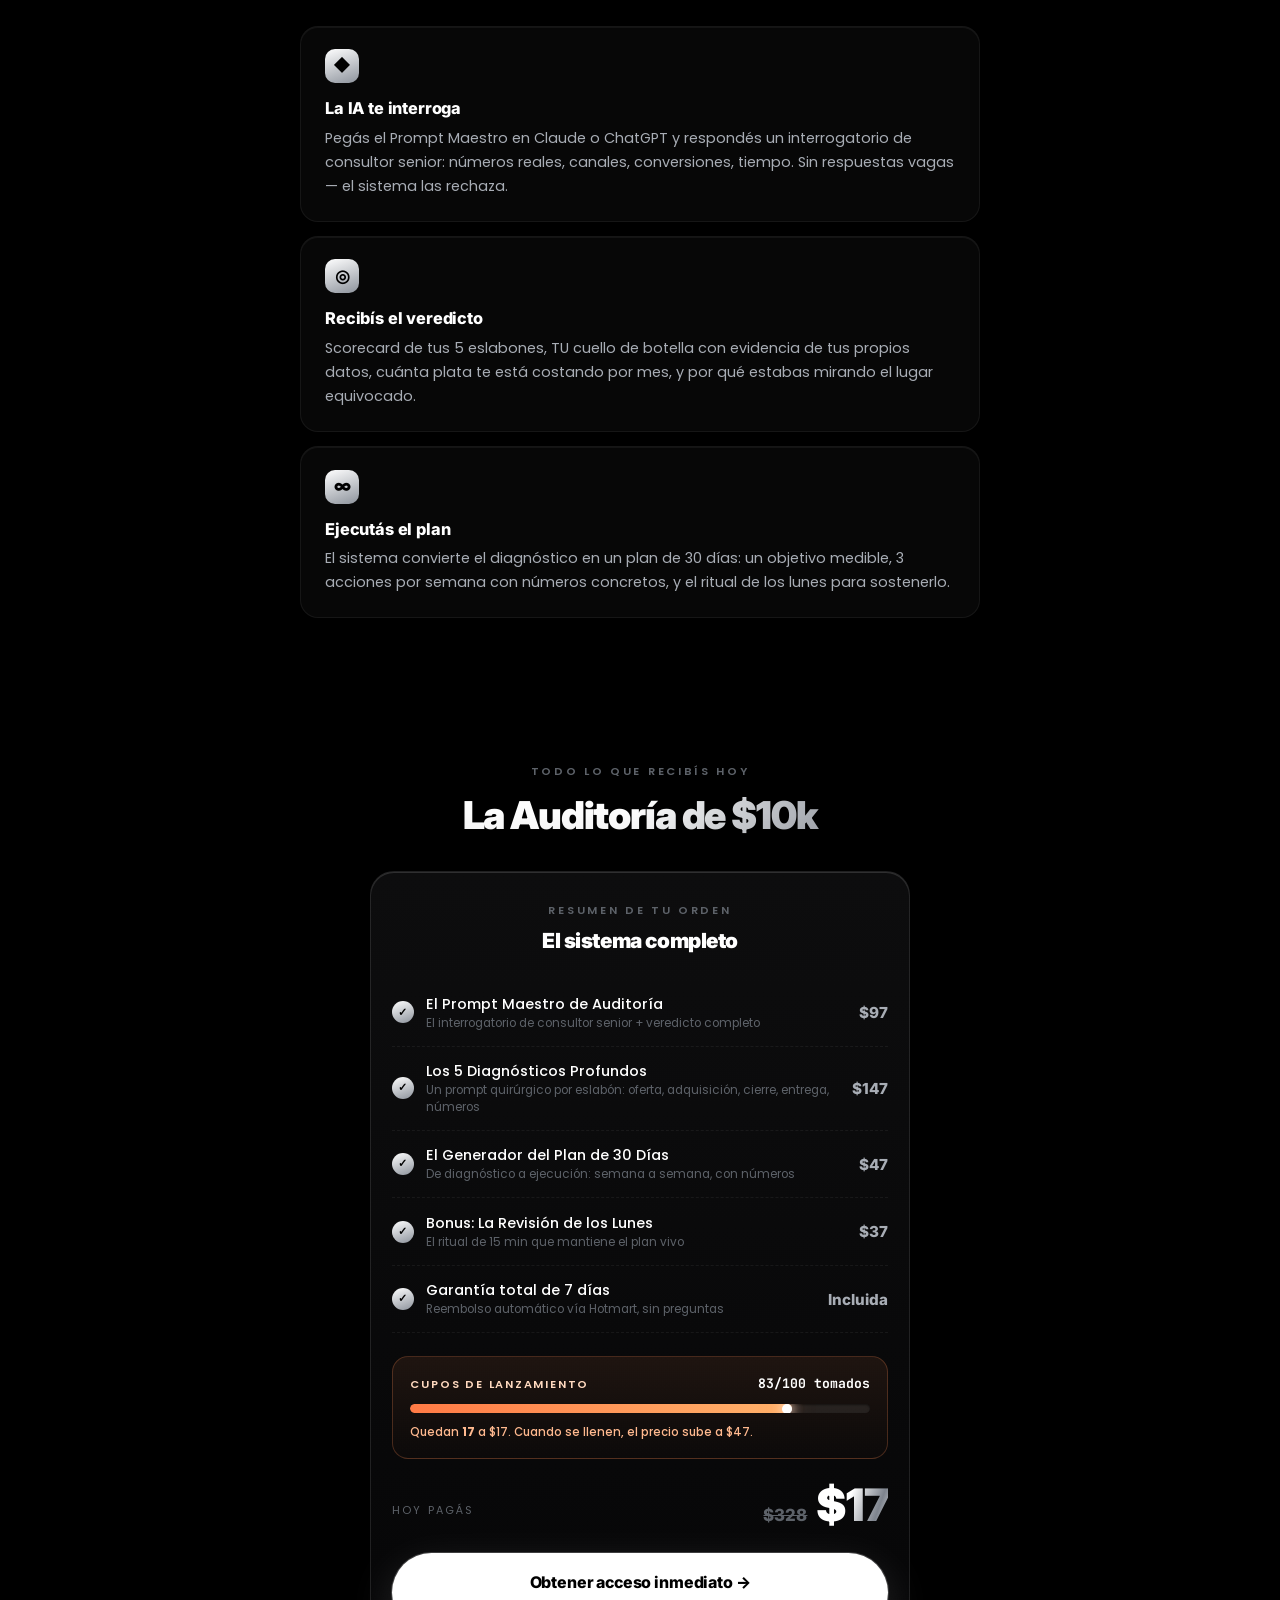
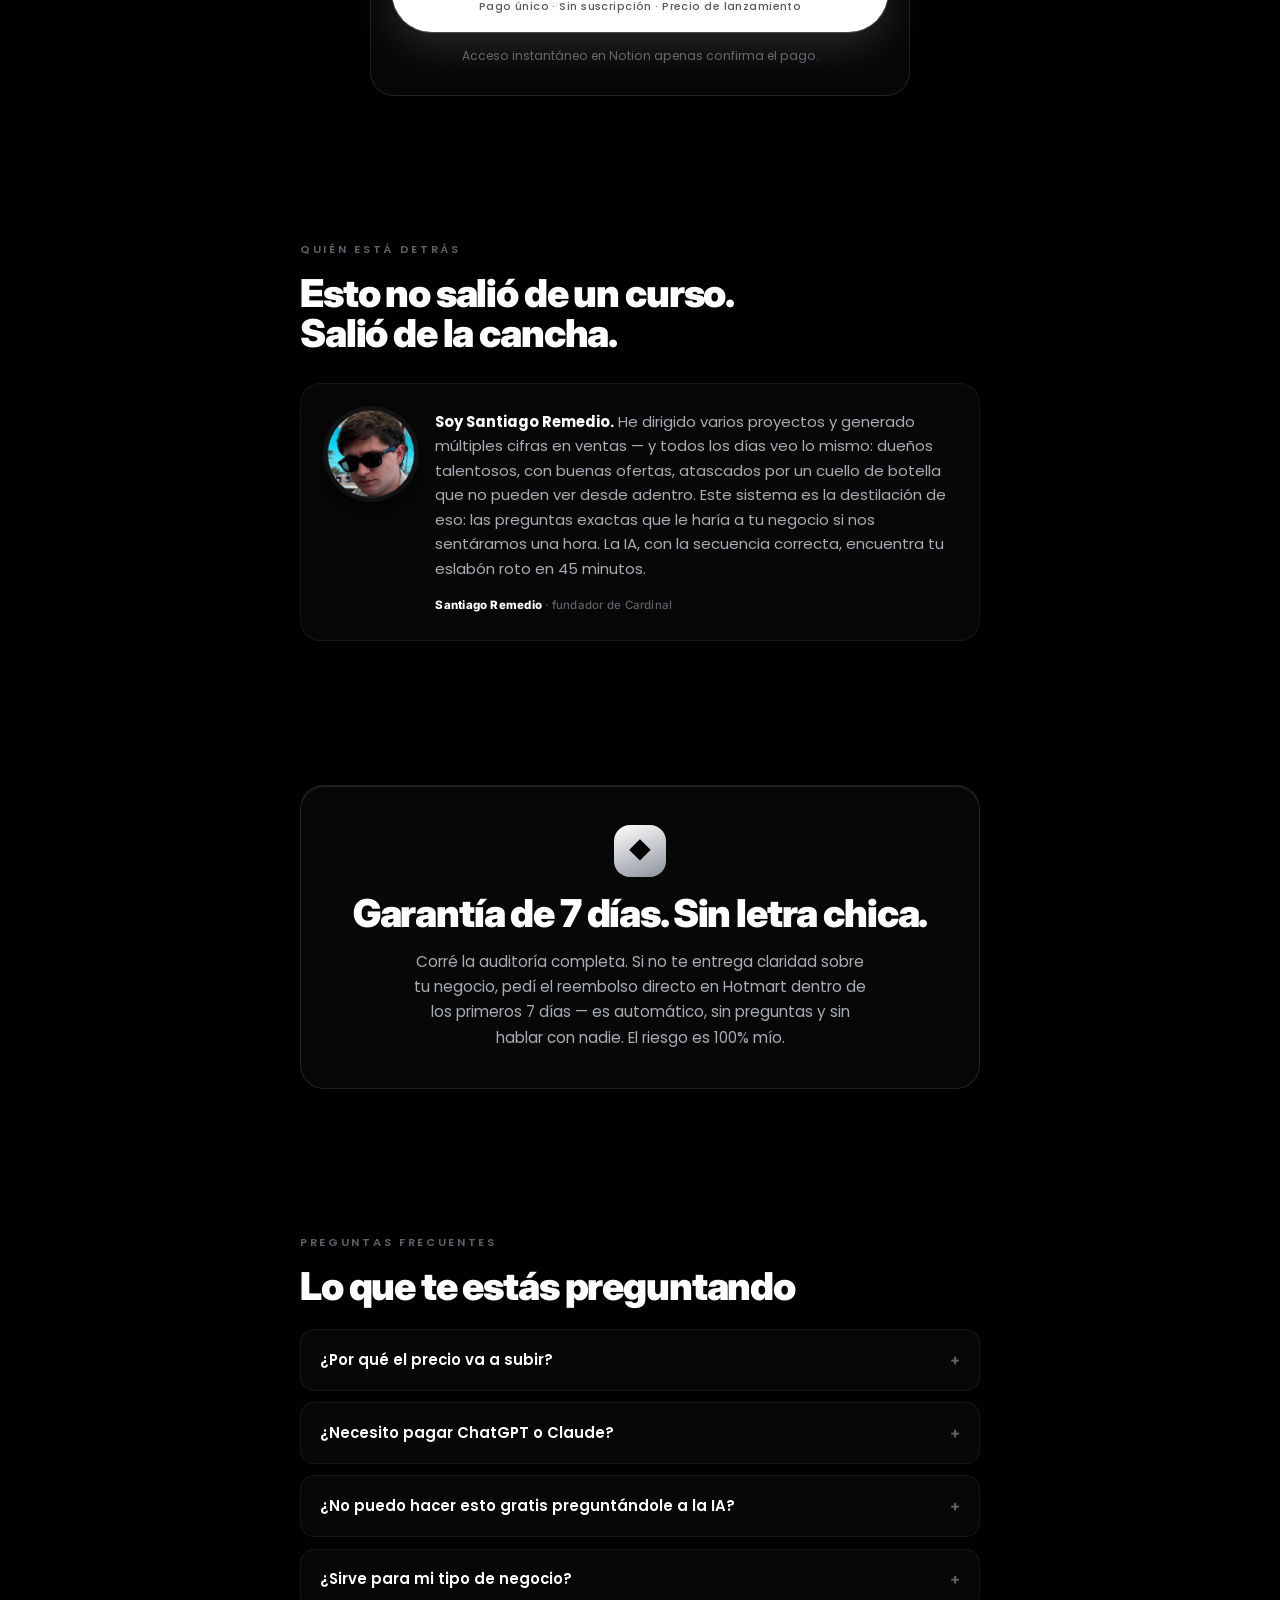
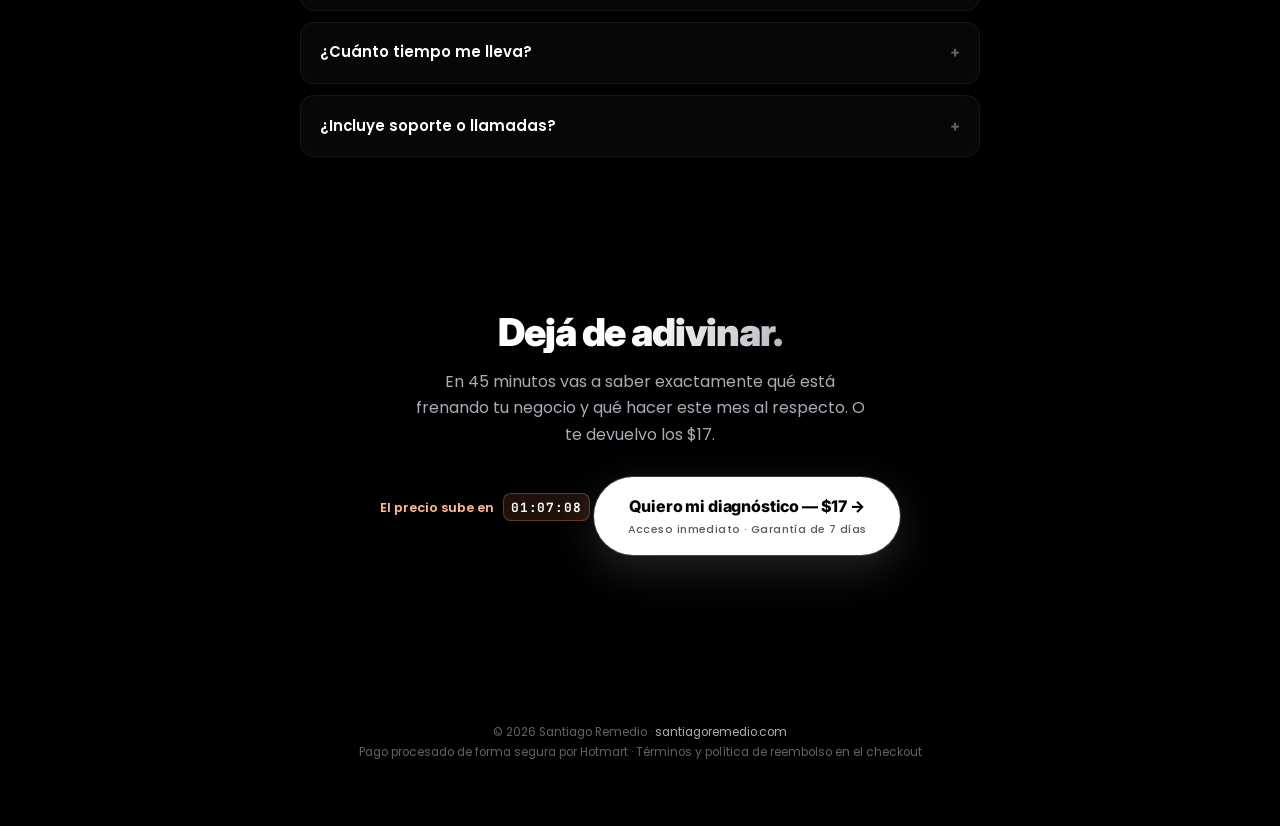
<file: Auditoria17/index.html>
<!DOCTYPE html>
<html lang="es">
<head>
<meta charset="UTF-8">
<meta name="viewport" content="width=device-width, initial-scale=1.0, viewport-fit=cover">
<meta name="theme-color" content="#000000">
<title>La Auditoría de $10k — Descubrí qué está frenando tu facturación</title>
<meta name="description" content="Sistema de diagnóstico con IA que encuentra el cuello de botella exacto de tu negocio digital y te entrega el plan de 30 días para atacarlo. Precio de lanzamiento: $17.">
<link rel="preconnect" href="https://fonts.googleapis.com">
<link rel="preconnect" href="https://fonts.gstatic.com" crossorigin>
<link href="https://fonts.googleapis.com/css2?family=Inter:wght@700;800;900&family=Poppins:wght@400;500;600&family=JetBrains+Mono:wght@600;700&display=swap" rel="stylesheet">
<style>
:root{
  --black:#000;
  --surface:#070707;
  --surface-2:#0b0b0c;
  --white:#fff;
  --silver:#a8adb5;
  --dim:#5d6269;
  --line:rgba(255,255,255,.10);
  --line-soft:rgba(255,255,255,.06);
  /* acento cálido — reservado EXCLUSIVAMENTE para urgencia */
  --ember:#ffb26b;
  --ember-2:#ff7a45;
  --ember-glow:rgba(255,140,80,.55);
}
*{margin:0;padding:0;box-sizing:border-box}
html{scroll-behavior:smooth;background:var(--black)}
body{
  background:var(--black);color:var(--white);
  font-family:'Poppins',sans-serif;font-size:16px;line-height:1.65;
  overflow-x:hidden;-webkit-font-smoothing:antialiased;
}
/* fondo: grid enmascarado + aurora animada monocromática */
.bg{
  position:fixed;inset:0;z-index:0;pointer-events:none;
  background-image:
    linear-gradient(rgba(255,255,255,.035) 1px,transparent 1px),
    linear-gradient(90deg,rgba(255,255,255,.035) 1px,transparent 1px);
  background-size:56px 56px;
  -webkit-mask-image:radial-gradient(ellipse 85% 45% at 50% 0%,#000 25%,transparent 70%);
          mask-image:radial-gradient(ellipse 85% 45% at 50% 0%,#000 25%,transparent 70%);
}
.aurora{
  position:fixed;top:-40vh;left:50%;transform:translateX(-50%);
  width:120vw;height:90vh;z-index:0;pointer-events:none;filter:blur(60px);opacity:.6;
  background:
    radial-gradient(40% 55% at 35% 40%,rgba(255,255,255,.10),transparent 70%),
    radial-gradient(35% 50% at 68% 30%,rgba(255,255,255,.08),transparent 70%),
    radial-gradient(30% 45% at 50% 60%,rgba(255,150,90,.05),transparent 70%);
  animation:drift 16s ease-in-out infinite alternate;
}
@keyframes drift{from{transform:translateX(-52%) translateY(-10px) rotate(-2deg)}to{transform:translateX(-48%) translateY(14px) rotate(2deg)}}
main{position:relative;z-index:1}
.wrap{max-width:720px;margin:0 auto;padding:0 20px}

/* ANNOUNCEMENT / URGENCIA superior */
.announce{
  position:sticky;top:0;z-index:60;
  display:flex;align-items:center;justify-content:center;gap:.9rem;flex-wrap:wrap;
  padding:.6rem 1rem calc(.6rem + env(safe-area-inset-top,0));
  background:linear-gradient(180deg,rgba(20,10,4,.92),rgba(0,0,0,.92));
  border-bottom:1px solid rgba(255,140,80,.22);
  -webkit-backdrop-filter:blur(14px);backdrop-filter:blur(14px);
  font-size:.74rem;letter-spacing:.02em;
  box-shadow:0 8px 30px rgba(0,0,0,.6);
}
.announce .flame{filter:drop-shadow(0 0 6px var(--ember-glow));animation:flick 1.5s ease-in-out infinite}
@keyframes flick{50%{transform:scale(1.15) rotate(-4deg);opacity:.85}}
.announce b{font-family:'Inter',sans-serif;font-weight:800;color:var(--ember);text-shadow:0 0 14px var(--ember-glow)}
.announce .up{color:var(--dim);text-decoration:line-through;font-weight:600}
.announce .clock{
  font-family:'JetBrains Mono',monospace;font-weight:700;color:#fff;
  background:rgba(255,140,80,.12);border:1px solid rgba(255,140,80,.3);
  padding:.18em .6em;border-radius:8px;letter-spacing:.06em;white-space:nowrap;
  box-shadow:inset 0 0 12px rgba(255,140,80,.18);
}

/* tipografía */
.eyebrow{
  display:block;font-weight:600;font-size:.7rem;
  letter-spacing:.24em;text-transform:uppercase;color:var(--dim);
  margin-bottom:.9rem;
}
h1,h2{font-family:'Inter',sans-serif;font-weight:900;letter-spacing:-.03em;line-height:1.06;text-wrap:balance}
h1{font-size:clamp(2.3rem,8.5vw,4rem)}
h2{font-size:clamp(1.65rem,5.5vw,2.4rem);margin-bottom:1rem}
.shimmer{
  background:linear-gradient(110deg,#fff 25%,#7d838d 45%,#fff 60%,#b9bec6 82%,#fff 100%);
  background-size:200% auto;
  -webkit-background-clip:text;background-clip:text;
  -webkit-text-fill-color:transparent;color:transparent;
  animation:shine 6s linear infinite;
}
@keyframes shine{to{background-position:-200% center}}
p.lead{color:var(--silver);font-size:clamp(.98rem,2.6vw,1.15rem)}

/* pill */
.pill{
  display:inline-flex;align-items:center;gap:.55em;
  padding:.55em 1.1em;border-radius:999px;
  background:linear-gradient(180deg,rgba(255,255,255,.07),rgba(255,255,255,.02));
  border:1px solid var(--line);
  box-shadow:inset 0 1px 0 rgba(255,255,255,.12);
  font-size:.68rem;font-weight:600;letter-spacing:.18em;text-transform:uppercase;color:#c9cdd3;
}
.pill .dot{width:6px;height:6px;border-radius:50%;background:#fff;box-shadow:0 0 10px #fff;animation:pulse 2.2s ease-in-out infinite}
@keyframes pulse{50%{opacity:.3}}

/* CTA — pill blanca con flecha + barrido de brillo (dopamina) */
.cta{
  position:relative;overflow:hidden;
  display:inline-flex;flex-direction:column;align-items:center;justify-content:center;
  font-family:'Inter',sans-serif;font-weight:800;font-size:1rem;letter-spacing:-.01em;
  color:#000;background:#fff;text-decoration:none;text-align:center;
  padding:1em 2.1em;border-radius:999px;min-height:56px;
  box-shadow:0 0 0 1px rgba(255,255,255,.2),0 14px 44px rgba(255,255,255,.14);
  transition:transform .18s ease,box-shadow .18s ease;
}
.cta::after{
  content:'';position:absolute;top:0;left:-60%;width:45%;height:100%;
  background:linear-gradient(100deg,transparent,rgba(255,255,255,.85),transparent);
  transform:skewX(-18deg);animation:sweep 3.4s ease-in-out infinite;
}
@keyframes sweep{0%,55%{left:-60%}100%{left:130%}}
.cta>span,.cta>small{position:relative;z-index:1}
.cta:active{transform:scale(.98)}
@media(hover:hover){.cta:hover{transform:translateY(-2px) scale(1.015);box-shadow:0 0 0 1px rgba(255,255,255,.35),0 20px 60px rgba(255,255,255,.22)}}
.cta small{font-family:'Poppins',sans-serif;font-weight:500;font-size:.68rem;letter-spacing:.04em;color:#565b62;margin-top:2px}
.cta-note{font-size:.76rem;color:var(--dim);margin-top:.9rem}

/* secciones */
section{padding:4.5rem 0}
.hero{padding:3.4rem 0 4rem;text-align:center}
.hero .pill{margin-bottom:1.5rem}
.hero h1{margin-bottom:1.1rem}
.hero p.lead{max-width:540px;margin:0 auto 2rem}
.proofbar{display:flex;justify-content:center;gap:1.2rem 2.2rem;flex-wrap:wrap;margin-top:2.6rem}
.proofbar div{text-align:center;min-width:90px}
.proofbar strong{font-family:'Inter',sans-serif;font-weight:900;font-size:1.45rem;display:block}
.proofbar span{font-size:.66rem;letter-spacing:.14em;text-transform:uppercase;color:var(--dim)}

/* mini-scarcity bajo el hero */
.spots-mini{
  display:inline-flex;align-items:center;gap:.6rem;margin-top:1.8rem;
  padding:.5em 1em;border-radius:999px;
  background:linear-gradient(180deg,rgba(255,140,80,.10),rgba(255,140,80,.02));
  border:1px solid rgba(255,140,80,.28);
  font-size:.72rem;font-weight:600;color:#ffd9bf;letter-spacing:.02em;
}
.spots-mini .ldot{width:7px;height:7px;border-radius:50%;background:var(--ember);box-shadow:0 0 10px var(--ember-glow);animation:pulse 1.4s ease-in-out infinite}

/* cadena */
.chain{display:flex;flex-wrap:wrap;gap:.5rem;margin:1.8rem 0}
.chain .pill{font-size:.64rem;padding:.55em .95em;letter-spacing:.14em}
.chain .broken{border-color:rgba(255,255,255,.45);color:#fff;background:linear-gradient(180deg,rgba(255,255,255,.14),rgba(255,255,255,.04));animation:flicker 1.9s steps(2) infinite}
@keyframes flicker{50%{opacity:.5}}
.painlist{list-style:none;margin:1.4rem 0}
.painlist li{padding:.45rem 0 .45rem 1.7rem;position:relative;color:var(--silver);font-size:.95rem}
.painlist li::before{content:'✕';position:absolute;left:0;color:#fff;opacity:.45;font-weight:700}

/* pasos — cards negras con glifos de marca */
.steps{display:grid;gap:.9rem;margin-top:1.8rem}
.step{
  background:var(--surface);border:1px solid var(--line-soft);border-radius:18px;
  padding:1.4rem 1.5rem;
  box-shadow:inset 0 1px 0 rgba(255,255,255,.05);
  transition:transform .2s ease,border-color .2s ease,box-shadow .2s ease;
}
@media(hover:hover){.step:hover{transform:translateY(-3px);border-color:var(--line);box-shadow:inset 0 1px 0 rgba(255,255,255,.08),0 18px 50px rgba(0,0,0,.6)}}
.step .glyph{
  font-family:'Inter',sans-serif;font-weight:900;font-size:1.05rem;color:#000;
  display:inline-flex;align-items:center;justify-content:center;
  width:34px;height:34px;border-radius:10px;margin-bottom:.75rem;
  background:linear-gradient(160deg,#fff,#8d939c);
}
.step b{font-family:'Inter',sans-serif;font-weight:800;font-size:1.02rem;display:block;margin-bottom:.3rem;letter-spacing:-.01em}
.step p{color:var(--silver);font-size:.9rem}

/* recibo */
.receipt{
  position:relative;
  background:linear-gradient(180deg,#0d0d0e,#060607);
  border:1px solid var(--line);border-radius:24px;
  padding:1.8rem 1.3rem;
  box-shadow:inset 0 1px 0 rgba(255,255,255,.14),0 30px 90px rgba(0,0,0,.8);
  max-width:540px;margin:2.2rem auto 0;text-align:left;
}
.receipt .rc-head{text-align:center;margin-bottom:1.3rem}
.receipt .rc-head .eyebrow{margin-bottom:.3rem}
.receipt .rc-head b{font-family:'Inter',sans-serif;font-weight:900;font-size:1.3rem;letter-spacing:-.02em}
.rc-item{
  display:flex;align-items:center;gap:.75rem;
  padding:.9rem 0;border-bottom:1px dashed var(--line-soft);
  opacity:0;transform:translateY(12px);
  transition:opacity .55s ease,transform .55s ease;
}
.rc-item.show{opacity:1;transform:none}
.rc-item .chk{
  flex:none;width:22px;height:22px;border-radius:50%;
  background:linear-gradient(160deg,#fff,#8d939c);color:#000;
  display:inline-flex;align-items:center;justify-content:center;
  font-size:.68rem;font-weight:700;
}
.rc-item .name{flex:1;font-size:.9rem;font-weight:500;line-height:1.4}
.rc-item .name small{display:block;color:var(--dim);font-size:.74rem;font-weight:400;margin-top:1px}
.rc-item .val{font-family:'Inter',sans-serif;font-weight:800;color:var(--silver);white-space:nowrap;font-size:.95rem}
.rc-total{display:flex;justify-content:space-between;align-items:flex-end;padding-top:1.3rem;gap:.6rem;flex-wrap:wrap}
.rc-total .lbl{font-size:.68rem;letter-spacing:.2em;text-transform:uppercase;color:var(--dim);padding-bottom:.6rem}
.rc-total .old{color:var(--dim);text-decoration:line-through;font-family:'Inter',sans-serif;font-weight:800;font-size:1.05rem;margin-right:.55rem}
.rc-total .new{font-family:'Inter',sans-serif;font-weight:900;font-size:clamp(2.2rem,9vw,2.8rem);letter-spacing:-.03em;line-height:1}
.rc-cta{margin-top:1.5rem}
.rc-cta .cta{width:100%}

/* barra de cupos (scarcity) dentro del recibo */
.spots{
  margin:1.4rem 0 .2rem;padding:1rem 1.1rem;border-radius:16px;
  background:linear-gradient(180deg,rgba(255,140,80,.09),rgba(255,140,80,.02));
  border:1px solid rgba(255,140,80,.24);
}
.spots-top{display:flex;justify-content:space-between;align-items:baseline;gap:.6rem;margin-bottom:.6rem}
.spots-top .k{font-size:.7rem;letter-spacing:.16em;text-transform:uppercase;color:#ffd9bf;font-weight:600}
.spots-top .v{font-family:'JetBrains Mono',monospace;font-weight:700;font-size:.82rem;color:#fff}
.spots-track{height:9px;border-radius:999px;background:rgba(255,255,255,.08);overflow:hidden;box-shadow:inset 0 1px 2px rgba(0,0,0,.5)}
.spots-fill{
  height:100%;width:0;border-radius:999px;
  background:linear-gradient(90deg,var(--ember-2),var(--ember));
  box-shadow:0 0 12px var(--ember-glow);
  transition:width 1.4s cubic-bezier(.16,1,.3,1);position:relative;
}
.spots-fill::after{content:'';position:absolute;right:0;top:50%;transform:translateY(-50%);width:10px;height:10px;border-radius:50%;background:#fff;box-shadow:0 0 12px #fff,0 0 22px var(--ember-glow)}
.spots-note{margin-top:.6rem;font-size:.72rem;color:#ffb98f;font-weight:500}

/* autoridad */
.author{
  display:flex;gap:1.3rem;align-items:flex-start;
  background:var(--surface);border:1px solid var(--line-soft);border-radius:20px;
  padding:1.6rem;margin-top:1.8rem;
}
.author .avatar{
  flex:none;width:88px;height:88px;border-radius:50%;object-fit:cover;
  border:1px solid rgba(255,255,255,.14);
  box-shadow:0 0 0 4px rgba(255,255,255,.05),0 12px 30px rgba(0,0,0,.6);
}
.author p{color:var(--silver);font-size:.93rem}
.author b{color:#fff}
.author .name-tag{display:block;font-family:'Inter',sans-serif;font-weight:800;color:#fff;font-size:.72rem;letter-spacing:.02em;margin-top:.9rem}
.author .name-tag span{color:var(--dim);font-weight:500}

/* garantía */
.guarantee{
  text-align:center;background:var(--surface);
  border:1px solid var(--line);border-radius:24px;padding:2.4rem 1.5rem;
  box-shadow:inset 0 1px 0 rgba(255,255,255,.1);
}
.guarantee .glyph{font-family:'Inter',sans-serif;font-weight:900;font-size:1.4rem;display:inline-flex;align-items:center;justify-content:center;width:52px;height:52px;border-radius:16px;background:linear-gradient(160deg,#fff,#8d939c);color:#000;margin-bottom:1rem}
.guarantee p{color:var(--silver);max-width:460px;margin:0 auto;font-size:.95rem}

/* FAQ */
details{background:var(--surface);border:1px solid var(--line-soft);border-radius:14px;padding:1rem 1.2rem;margin-bottom:.7rem}
details summary{cursor:pointer;font-weight:600;font-size:.93rem;list-style:none;display:flex;justify-content:space-between;align-items:center;gap:1rem;min-height:28px}
details summary::-webkit-details-marker{display:none}
details summary::after{content:'+';font-family:'Inter',sans-serif;font-weight:800;color:var(--dim);transition:transform .2s;flex:none}
details[open] summary::after{transform:rotate(45deg)}
details p{color:var(--silver);font-size:.88rem;padding-top:.65rem}

/* cierre */
.final{text-align:center;padding-bottom:8rem}
.final p{color:var(--silver);max-width:460px;margin:0 auto 1.8rem}
.final .clock-line{margin:0 auto 1.6rem;display:inline-flex;align-items:center;gap:.55rem;font-size:.8rem;color:#ffb98f;font-weight:600}
.final .clock-line .clock{
  font-family:'JetBrains Mono',monospace;font-weight:700;color:#fff;
  background:rgba(255,140,80,.12);border:1px solid rgba(255,140,80,.3);
  padding:.2em .6em;border-radius:8px;letter-spacing:.06em;
}

/* sticky mobile */
.sticky{
  position:fixed;bottom:0;left:0;right:0;z-index:50;
  padding:.7rem 1rem calc(.7rem + env(safe-area-inset-bottom));
  background:rgba(0,0,0,.82);
  -webkit-backdrop-filter:blur(16px);backdrop-filter:blur(16px);
  border-top:1px solid rgba(255,140,80,.2);
  display:flex;align-items:center;justify-content:space-between;gap:.9rem;
  transform:translateY(110%);transition:transform .3s ease;
}
.sticky.on{transform:none}
.sticky .p{font-family:'Inter',sans-serif;font-weight:900;font-size:1.1rem;white-space:nowrap;line-height:1.1}
.sticky .p s{color:var(--dim);font-size:.72rem;font-weight:800;margin-right:.35rem}
.sticky .p em{display:block;font-family:'Poppins',sans-serif;font-style:normal;font-weight:600;font-size:.6rem;letter-spacing:.1em;text-transform:uppercase;color:var(--ember)}
.sticky .cta{padding:.72em 1.4em;font-size:.86rem;min-height:48px;box-shadow:0 0 0 1px rgba(255,255,255,.2)}
.sticky .cta::after{animation-duration:2.6s}

footer{padding:2.5rem 0 4rem;text-align:center;font-size:.74rem;color:var(--dim)}
footer a{color:var(--silver);text-decoration:none}

/* reveals */
.reveal{opacity:0;transform:translateY(22px);transition:opacity .6s ease,transform .6s ease}
.reveal.show{opacity:1;transform:none}
.no-io .reveal,.no-io .rc-item{opacity:1;transform:none}
.no-io .spots-fill{width:83%!important}

@media (prefers-reduced-motion:reduce){
  *,*::before,*::after{animation:none!important;transition:none!important}
  .reveal,.rc-item{opacity:1;transform:none}
  .sticky{transform:none}
  .cta::after{display:none}
  .spots-fill{width:83%!important}
}
@media (max-width:560px){
  section{padding:3.4rem 0}
  .hero{padding:2.6rem 0 3.2rem}
  .author{flex-direction:row;gap:1rem;align-items:center}
  .author .avatar{width:72px;height:72px}
  .rc-item .name{font-size:.86rem}
  .chain{justify-content:flex-start}
  .announce{font-size:.68rem;gap:.6rem}
}
</style>
</head>
<body>
<div class="bg"></div>
<div class="aurora"></div>

<!-- ANNOUNCEMENT / URGENCIA -->
<div class="announce">
  <span><span class="flame">🔥</span> Precio de lanzamiento: <b>$17</b> <span class="up">$47</span></span>
  <span>· sube en <span class="clock" id="clock">00:00:00</span></span>
</div>

<main>

<!-- HERO -->
<section class="hero">
  <div class="wrap">
    <span class="pill"><span class="dot"></span>Sistema de diagnóstico con IA</span>
    <h1 class="shimmer">Descubrí qué está frenando tu facturación.</h1>
    <p class="lead">Un sistema de prompts que convierte a la IA en tu consultor de negocios: te interroga como un profesional senior, encuentra tu cuello de botella exacto y te entrega el plan de 30 días para atacarlo.</p>
    <a class="cta" href="#oferta"><span>Quiero mi diagnóstico — $17 →</span><small>Acceso inmediato · Garantía de 7 días</small></a>
    <div class="spots-mini"><span class="ldot"></span>Quedan <span id="spotsLeftMini">17</span> cupos a $17 — después sube a $47</div>
    <div class="proofbar">
      <div><strong data-count="500" data-prefix="$">$0</strong><span>valor real de consultoría</span></div>
      <div><strong data-count="45" data-suffix=" min">0 min</strong><span>hasta tu diagnóstico</span></div>
      <div><strong data-count="7" data-suffix=" días">0 días</strong><span>garantía total</span></div>
    </div>
  </div>
</section>

<!-- DOLOR -->
<section>
  <div class="wrap reveal">
    <span class="eyebrow">El problema real</span>
    <h2>Estás trabajando duro. En el eslabón equivocado.</h2>
    <p class="lead">Todo negocio digital es una cadena de 5 eslabones. Tu facturación no la define el más fuerte — la define el más débil:</p>
    <div class="chain">
      <span class="pill">Oferta</span>
      <span class="pill">Adquisición</span>
      <span class="pill broken">Cierre</span>
      <span class="pill">Entrega</span>
      <span class="pill">Números</span>
    </div>
    <ul class="painlist">
      <li>El que no consigue llamadas cree que su problema es la oferta.</li>
      <li>El que no cierra cree que necesita más leads.</li>
      <li>El que está quemado cree que necesita trabajar más horas.</li>
    </ul>
    <p class="lead">Casi nadie sabe cuál es su eslabón roto. Por eso meses de esfuerzo no mueven la aguja: estás puliendo la parte de la cadena que ya funcionaba.</p>
  </div>
</section>

<!-- MECANISMO -->
<section>
  <div class="wrap reveal">
    <span class="eyebrow">Cómo funciona</span>
    <h2>La consultoría de $500, por el precio de una pizza.</h2>
    <div class="steps">
      <div class="step"><span class="glyph">◆</span><b>La IA te interroga</b><p>Pegás el Prompt Maestro en Claude o ChatGPT y respondés un interrogatorio de consultor senior: números reales, canales, conversiones, tiempo. Sin respuestas vagas — el sistema las rechaza.</p></div>
      <div class="step"><span class="glyph">◎</span><b>Recibís el veredicto</b><p>Scorecard de tus 5 eslabones, TU cuello de botella con evidencia de tus propios datos, cuánta plata te está costando por mes, y por qué estabas mirando el lugar equivocado.</p></div>
      <div class="step"><span class="glyph">∞</span><b>Ejecutás el plan</b><p>El sistema convierte el diagnóstico en un plan de 30 días: un objetivo medible, 3 acciones por semana con números concretos, y el ritual de los lunes para sostenerlo.</p></div>
    </div>
  </div>
</section>

<!-- OFERTA / RECIBO -->
<section id="oferta">
  <div class="wrap reveal" style="text-align:center">
    <span class="eyebrow">Todo lo que recibís hoy</span>
    <h2 class="shimmer">La Auditoría de $10k</h2>
    <div class="receipt">
      <div class="rc-head"><span class="eyebrow">Resumen de tu orden</span><b>El sistema completo</b></div>
      <div class="rc-item"><span class="chk">✓</span><span class="name">El Prompt Maestro de Auditoría<small>El interrogatorio de consultor senior + veredicto completo</small></span><span class="val">$97</span></div>
      <div class="rc-item"><span class="chk">✓</span><span class="name">Los 5 Diagnósticos Profundos<small>Un prompt quirúrgico por eslabón: oferta, adquisición, cierre, entrega, números</small></span><span class="val">$147</span></div>
      <div class="rc-item"><span class="chk">✓</span><span class="name">El Generador del Plan de 30 Días<small>De diagnóstico a ejecución: semana a semana, con números</small></span><span class="val">$47</span></div>
      <div class="rc-item"><span class="chk">✓</span><span class="name">Bonus: La Revisión de los Lunes<small>El ritual de 15 min que mantiene el plan vivo</small></span><span class="val">$37</span></div>
      <div class="rc-item"><span class="chk">✓</span><span class="name">Garantía total de 7 días<small>Reembolso automático vía Hotmart, sin preguntas</small></span><span class="val">Incluida</span></div>

      <!-- SCARCITY -->
      <div class="spots">
        <div class="spots-top">
          <span class="k">Cupos de lanzamiento</span>
          <span class="v"><span id="spotsTaken">83</span>/100 tomados</span>
        </div>
        <div class="spots-track"><div class="spots-fill" id="spotsFill"></div></div>
        <p class="spots-note">Quedan <b id="spotsLeft">17</b> a $17. Cuando se llenen, el precio sube a $47.</p>
      </div>

      <div class="rc-total">
        <span class="lbl">Hoy pagás</span>
        <span class="prices"><span class="old">$328</span><span class="new shimmer">$17</span></span>
      </div>
      <div class="rc-cta">
        <a class="cta" href="https://pay.hotmart.com/R106639811W?off=rvzrs5t4" id="checkout"><span>Obtener acceso inmediato →</span><small>Pago único · Sin suscripción · Precio de lanzamiento</small></a>
        <p class="cta-note" style="text-align:center">Acceso instantáneo en Notion apenas confirma el pago.</p>
      </div>
    </div>
  </div>
</section>

<!-- AUTORIDAD -->
<section>
  <div class="wrap reveal">
    <span class="eyebrow">Quién está detrás</span>
    <h2>Esto no salió de un curso. Salió de la cancha.</h2>
    <div class="author">
      <img class="avatar" src="[data-uri]" alt="Santiago Remedio" width="88" height="88">
      <div>
        <p><b>Soy Santiago Remedio.</b> He dirigido varios proyectos y generado múltiples cifras en ventas — y todos los días veo lo mismo: dueños talentosos, con buenas ofertas, atascados por un cuello de botella que no pueden ver desde adentro. Este sistema es la destilación de eso: las preguntas exactas que le haría a tu negocio si nos sentáramos una hora. La IA, con la secuencia correcta, encuentra tu eslabón roto en 45 minutos.</p>
        <span class="name-tag">Santiago Remedio <span>· fundador de Cardinal</span></span>
      </div>
    </div>
  </div>
</section>

<!-- GARANTÍA -->
<section>
  <div class="wrap reveal">
    <div class="guarantee">
      <span class="glyph">◆</span>
      <h2>Garantía de 7 días. Sin letra chica.</h2>
      <p>Corré la auditoría completa. Si no te entrega claridad sobre tu negocio, pedí el reembolso directo en Hotmart dentro de los primeros 7 días — es automático, sin preguntas y sin hablar con nadie. El riesgo es 100% mío.</p>
    </div>
  </div>
</section>

<!-- FAQ -->
<section>
  <div class="wrap reveal">
    <span class="eyebrow">Preguntas frecuentes</span>
    <h2>Lo que te estás preguntando</h2>
    <div style="margin-top:1.4rem">
      <details><summary>¿Por qué el precio va a subir?</summary><p>$17 es precio de lanzamiento para el primer lote de 100 personas. Es la forma de premiar a quien entra temprano mientras junto testimonios. Cuando se llena el lote, pasa a su precio real de $47. Si estás viendo esta página con cupos disponibles, todavía estás a tiempo.</p></details>
      <details><summary>¿Necesito pagar ChatGPT o Claude?</summary><p>No. El sistema funciona con las versiones gratuitas de ambos. Las versiones pagas dan diagnósticos algo más profundos, pero no son necesarias.</p></details>
      <details><summary>¿No puedo hacer esto gratis preguntándole a la IA?</summary><p>Podés preguntarle a la IA lo que quieras — el problema es que te va a responder lo que le preguntes. Este sistema hace lo contrario: la IA te interroga a vos, con la secuencia exacta de preguntas de una auditoría profesional, rechaza respuestas vagas y no da el veredicto hasta tener toda la información. Esa ingeniería es lo que comprás.</p></details>
      <details><summary>¿Sirve para mi tipo de negocio?</summary><p>Está diseñado para negocios digitales de servicios y conocimiento: coaching, consultoría, agencias, servicios profesionales, infoproductos. Si vendés tu conocimiento o tu servicio online, aplica.</p></details>
      <details><summary>¿Cuánto tiempo me lleva?</summary><p>45-60 minutos para la auditoría maestra, en una sola sesión. El plan de 30 días se genera en 15 minutos más. La revisión semanal toma 15 minutos cada lunes.</p></details>
      <details><summary>¿Incluye soporte o llamadas?</summary><p>No — y ese es el punto: es un sistema 100% self-service, por eso cuesta $17 y no $500. Todo lo que necesitás está adentro, paso a paso.</p></details>
    </div>
  </div>
</section>

<!-- CIERRE -->
<section class="final">
  <div class="wrap reveal">
    <h2 class="shimmer">Dejá de adivinar.</h2>
    <p>En 45 minutos vas a saber exactamente qué está frenando tu negocio y qué hacer este mes al respecto. O te devuelvo los $17.</p>
    <div class="clock-line">El precio sube en <span class="clock" id="clock2">00:00:00</span></div>
    <a class="cta" href="https://pay.hotmart.com/R106639811W?off=rvzrs5t4"><span>Quiero mi diagnóstico — $17 →</span><small>Acceso inmediato · Garantía de 7 días</small></a>
  </div>
</section>

<footer>
  <div class="wrap">
    © 2026 Santiago Remedio · <a href="https://santiagoremedio.com">santiagoremedio.com</a><br>
    Pago procesado de forma segura por Hotmart · Términos y política de reembolso en el checkout
  </div>
</footer>

</main>

<!-- STICKY CTA MOBILE -->
<div class="sticky" id="sticky" aria-hidden="true">
  <span class="p"><s>$47</s>$17<em id="stickyClock">Sube pronto</em></span>
  <a class="cta" href="#oferta">Obtener acceso →</a>
</div>

<script>
(function(){
  /* ===== reveals ===== */
  if(!('IntersectionObserver' in window)){document.documentElement.classList.add('no-io');}
  else{
    var io=new IntersectionObserver(function(es){es.forEach(function(e){if(e.isIntersecting){e.target.classList.add('show');io.unobserve(e.target)}})},{threshold:.1,rootMargin:'0px 0px -40px 0px'});
    document.querySelectorAll('.reveal').forEach(function(el){io.observe(el)});

    /* recibo: items + barra de cupos ===== */
    var rc=document.querySelector('.receipt');
    if(rc){var rio=new IntersectionObserver(function(es){es.forEach(function(e){if(e.isIntersecting){
      document.querySelectorAll('.rc-item').forEach(function(it,i){setTimeout(function(){it.classList.add('show')},i*150)});
      var fill=document.getElementById('spotsFill');if(fill){setTimeout(function(){fill.style.width='83%'},250);}
      rio.disconnect()}})},{threshold:.25});rio.observe(rc)}

    /* count-up proofbar ===== */
    var pio=new IntersectionObserver(function(es){es.forEach(function(e){if(e.isIntersecting){countUp(e.target);pio.unobserve(e.target)}})},{threshold:.6});
    document.querySelectorAll('.proofbar strong[data-count]').forEach(function(el){pio.observe(el)});
  }

  function countUp(el){
    var target=+el.getAttribute('data-count'),pre=el.getAttribute('data-prefix')||'',suf=el.getAttribute('data-suffix')||'';
    var dur=1100,start=performance.now();
    function tick(now){var p=Math.min((now-start)/dur,1);var e=1-Math.pow(1-p,3);var v=Math.round(target*e);el.textContent=pre+v+suf;if(p<1)requestAnimationFrame(tick)}
    requestAnimationFrame(tick);
  }

  /* ===== countdown: sube a medianoche (hora local) ===== */
  function pad(n){return n<10?'0'+n:''+n}
  var els=[document.getElementById('clock'),document.getElementById('clock2')];
  var sc=document.getElementById('stickyClock');
  function tickClock(){
    var now=new Date();
    var end=new Date(now.getFullYear(),now.getMonth(),now.getDate()+1,0,0,0,0);
    var d=Math.max(0,end-now),h=Math.floor(d/3.6e6),m=Math.floor(d%3.6e6/6e4),s=Math.floor(d%6e4/1e3);
    var t=pad(h)+':'+pad(m)+':'+pad(s);
    els.forEach(function(el){if(el)el.textContent=t});
    if(sc)sc.textContent='Sube en '+t;
  }
  tickClock();setInterval(tickClock,1000);

  /* ===== sticky mobile ===== */
  var hero=document.querySelector('.hero'),sticky=document.getElementById('sticky');
  if('IntersectionObserver' in window){
    var sio=new IntersectionObserver(function(es){sticky.classList.toggle('on',!es[0].isIntersecting)},{threshold:0});
    sio.observe(hero);
    var oferta=document.getElementById('oferta');
    var oio=new IntersectionObserver(function(es){if(es[0].isIntersecting){sticky.classList.remove('on')}else if(hero.getBoundingClientRect().bottom<0){sticky.classList.add('on')}},{threshold:.35});
    oio.observe(oferta);
  }
})();
</script>
</body>
</html>
</file>
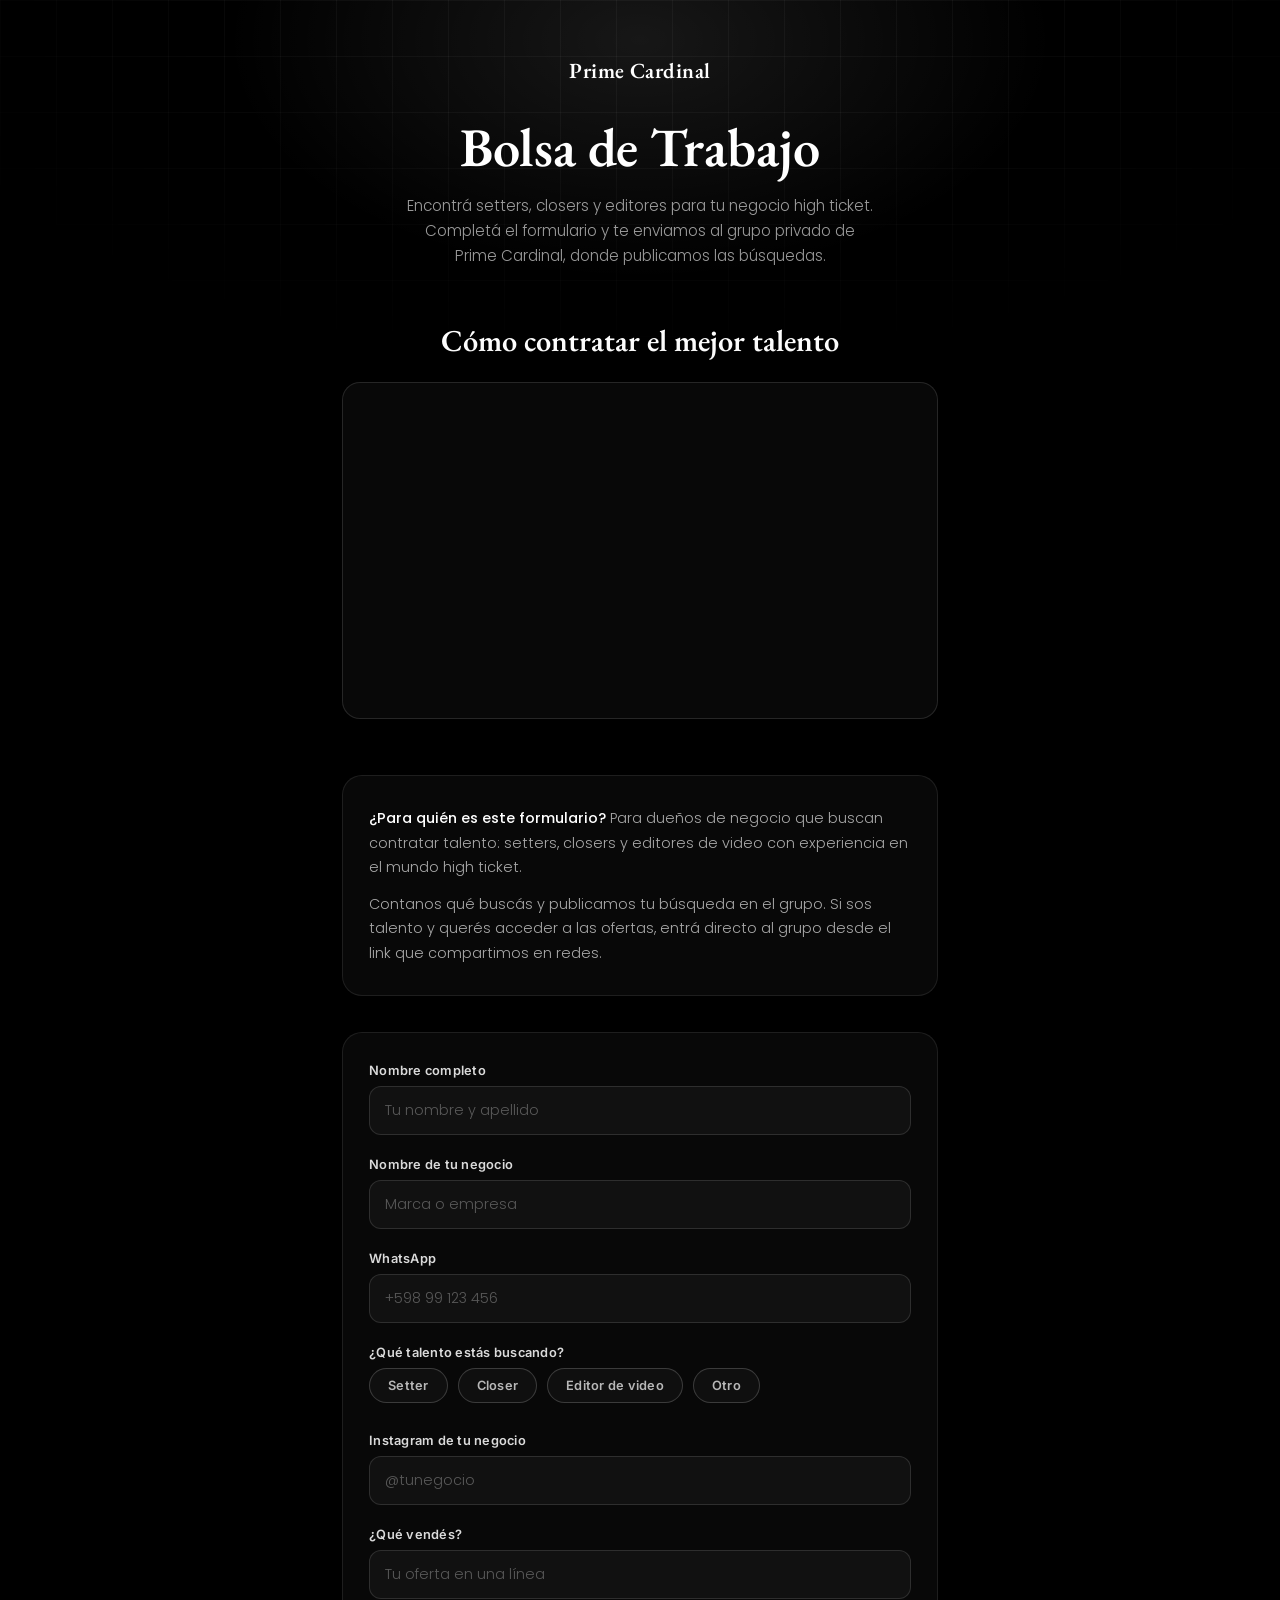
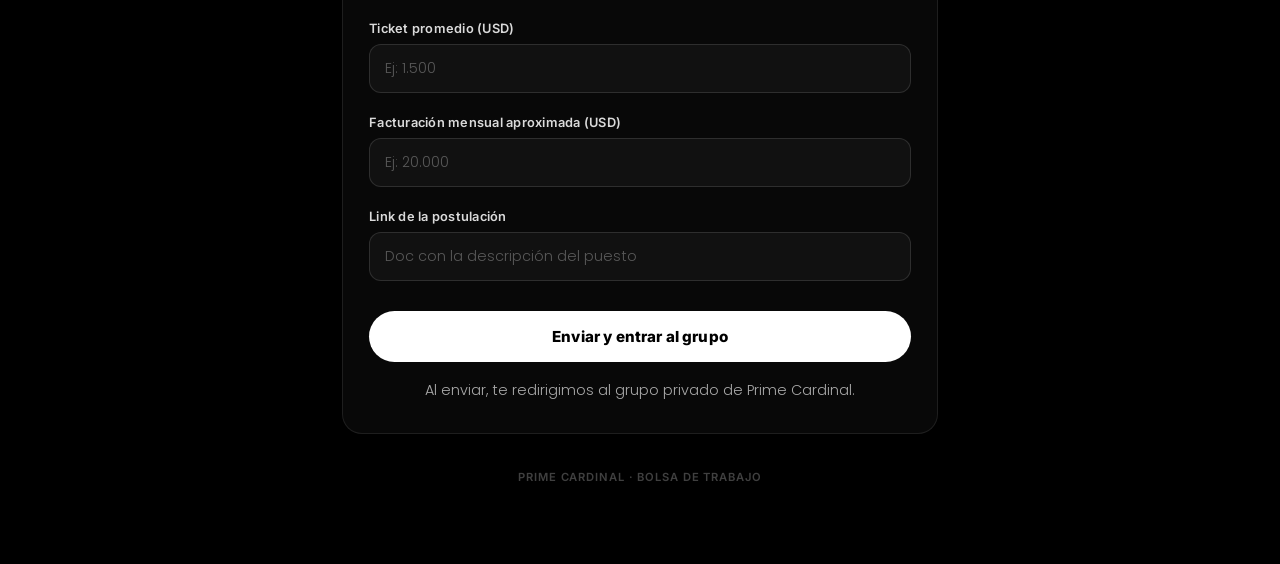
<file: bolsadetrabajo/index.html>
<!DOCTYPE html>
<html lang="es">
<head>
<meta charset="UTF-8">
<meta name="viewport" content="width=device-width, initial-scale=1.0">
<title>Bolsa de Trabajo — Prime Cardinal</title>
<link rel="icon" type="image/png" href="[data-uri]">
<link rel="preconnect" href="https://fonts.googleapis.com">
<link rel="preconnect" href="https://fonts.gstatic.com" crossorigin>
<link href="https://fonts.googleapis.com/css2?family=EB+Garamond:wght@500;600&family=Inter:wght@400;600;800;900&family=Poppins:wght@300;400;500&display=swap" rel="stylesheet">
<style>
  *{margin:0;padding:0;box-sizing:border-box;}

  body{
    background:#000;
    color:#fff;
    font-family:'Poppins',sans-serif;
    min-height:100vh;
    overflow-x:hidden;
    position:relative;
  }

  /* Grid enmascarado */
  body::before{
    content:'';
    position:fixed;inset:0;
    background-image:
      linear-gradient(rgba(255,255,255,.04) 1px, transparent 1px),
      linear-gradient(90deg, rgba(255,255,255,.04) 1px, transparent 1px);
    background-size:56px 56px;
    -webkit-mask-image:radial-gradient(ellipse 80% 55% at 50% 0%, #000 30%, transparent 75%);
    mask-image:radial-gradient(ellipse 80% 55% at 50% 0%, #000 30%, transparent 75%);
    pointer-events:none;
    z-index:0;
  }

  /* Glow radial superior */
  body::after{
    content:'';
    position:fixed;
    top:-220px;left:50%;
    transform:translateX(-50%);
    width:900px;height:520px;
    background:radial-gradient(ellipse at center, rgba(255,255,255,.09) 0%, transparent 65%);
    pointer-events:none;
    z-index:0;
  }

  .wrap{
    position:relative;z-index:1;
    max-width:640px;
    margin:0 auto;
    padding:56px 22px 80px;
  }

  /* ---------- Header ---------- */
  .wordmark{
    font-family:'EB Garamond',serif;
    font-weight:600;
    font-size:1.35rem;
    letter-spacing:.02em;
    color:#fff;
    text-align:center;
    margin-bottom:34px;
  }

  h1{
    font-family:'EB Garamond',serif;
    font-weight:600;
    font-size:clamp(2.5rem, 8vw, 3.4rem);
    line-height:1.08;
    color:#fff;
    text-align:center;
    margin-bottom:16px;
  }

  .intro{
    text-align:center;
    font-weight:300;
    font-size:.95rem;
    line-height:1.65;
    color:rgba(255,255,255,.6);
    max-width:480px;
    margin:0 auto 52px;
  }

  /* ---------- Títulos de sección ---------- */
  .section-title{
    font-family:'EB Garamond',serif;
    font-weight:600;
    font-size:clamp(1.5rem, 5vw, 1.9rem);
    color:#fff;
    text-align:center;
    margin-bottom:22px;
  }

  /* ---------- Video ---------- */
  .video-section{margin-bottom:56px;}

  .video-frame{
    position:relative;
    padding-bottom:56.25%;
    height:0;
    border-radius:18px;
    overflow:hidden;
    border:1px solid rgba(255,255,255,.12);
    background:rgba(255,255,255,.03);
    box-shadow:0 20px 60px rgba(0,0,0,.6);
  }
  .video-frame iframe{
    position:absolute;top:0;left:0;
    width:100%;height:100%;
    border:0;
  }

  /* ---------- Cards glass ---------- */
  .card{
    background:rgba(255,255,255,.03);
    border:1px solid rgba(255,255,255,.09);
    border-radius:20px;
    padding:30px 26px;
    backdrop-filter:blur(12px);
    -webkit-backdrop-filter:blur(12px);
    margin-bottom:36px;
  }

  .card p{
    font-weight:300;
    font-size:.9rem;
    line-height:1.7;
    color:rgba(255,255,255,.65);
  }
  .card p + p{margin-top:12px;}
  .card p strong{color:#fff;font-weight:500;}

  /* ---------- Formulario ---------- */
  label{
    display:block;
    font-family:'Inter',sans-serif;
    font-weight:600;
    font-size:.8rem;
    letter-spacing:.02em;
    color:rgba(255,255,255,.85);
    margin-bottom:8px;
  }

  .field{margin-bottom:22px;}

  input[type="text"], input[type="url"], textarea{
    width:100%;
    background:rgba(255,255,255,.04);
    border:1px solid rgba(255,255,255,.12);
    border-radius:12px;
    padding:13px 15px;
    font-family:'Poppins',sans-serif;
    font-weight:300;
    font-size:.9rem;
    color:#fff;
    outline:none;
    transition:border-color .2s, background .2s;
  }
  input::placeholder, textarea::placeholder{color:rgba(255,255,255,.3);}
  input:focus, textarea:focus{
    border-color:rgba(255,255,255,.45);
    background:rgba(255,255,255,.06);
  }
  textarea{resize:vertical;min-height:84px;}

  /* Checkboxes talento */
  .checks{display:flex;flex-wrap:wrap;gap:10px;}
  .check{
    position:relative;
  }
  .check input{
    position:absolute;opacity:0;inset:0;cursor:pointer;
  }
  .check span{
    display:inline-block;
    padding:9px 18px;
    border-radius:999px;
    border:1px solid rgba(255,255,255,.18);
    background:rgba(255,255,255,.03);
    font-family:'Inter',sans-serif;
    font-weight:600;
    font-size:.8rem;
    color:rgba(255,255,255,.7);
    transition:all .2s;
    user-select:none;
  }
  .check input:checked + span{
    background:#fff;
    color:#000;
    border-color:#fff;
  }
  .check input:focus-visible + span{
    outline:2px solid rgba(255,255,255,.6);
    outline-offset:2px;
  }

  /* Botón */
  button{
    width:100%;
    background:#fff;
    color:#000;
    border:none;
    border-radius:999px;
    padding:16px;
    font-family:'Inter',sans-serif;
    font-weight:800;
    font-size:.95rem;
    letter-spacing:.01em;
    cursor:pointer;
    margin-top:8px;
    transition:transform .15s, box-shadow .2s;
  }
  button:hover{
    transform:translateY(-1px);
    box-shadow:0 8px 30px rgba(255,255,255,.18);
  }
  button:disabled{
    opacity:.6;cursor:default;transform:none;box-shadow:none;
  }

  #errorMsg{
    display:none;
    margin-top:14px;
    text-align:center;
    font-family:'Inter',sans-serif;
    font-weight:600;
    font-size:.8rem;
    color:#ff8f8f;
  }

  .form-note{
    margin-top:16px;
    text-align:center;
    font-weight:300;
    font-size:.78rem;
    color:rgba(255,255,255,.4);
    line-height:1.6;
  }

  footer{
    text-align:center;
    font-family:'Inter',sans-serif;
    font-weight:600;
    font-size:.7rem;
    letter-spacing:.08em;
    text-transform:uppercase;
    color:rgba(255,255,255,.25);
  }

  @media (prefers-reduced-motion: reduce){
    button{transition:none;}
    button:hover{transform:none;}
  }
</style>
</head>
<body>
<div class="wrap">

  <div class="wordmark">Prime Cardinal</div>

  <h1>Bolsa de Trabajo</h1>
  <p class="intro">Encontrá setters, closers y editores para tu negocio high&nbsp;ticket. Completá el formulario y te enviamos al grupo privado de Prime&nbsp;Cardinal, donde publicamos las búsquedas.</p>

  <!-- ============ VIDEO ============ -->
  <section class="video-section">
    <h2 class="section-title">Cómo contratar el mejor talento</h2>
    <div class="video-frame">
      <iframe
        src="https://www.youtube.com/embed/UY-N9K8bykk?start=34"
        referrerpolicy="strict-origin-when-cross-origin"
        title="Cómo contratar el mejor talento"
        allow="accelerometer; autoplay; clipboard-write; encrypted-media; gyroscope; picture-in-picture"
        allowfullscreen>
      </iframe>
    </div>
  </section>

  <!-- ============ REQUISITOS ============ -->
  <div class="card">
    <p><strong>¿Para quién es este formulario?</strong> Para dueños de negocio que buscan contratar talento: setters, closers y editores de video con experiencia en el mundo high ticket.</p>
    <p>Contanos qué buscás y publicamos tu búsqueda en el grupo. Si sos talento y querés acceder a las ofertas, entrá directo al grupo desde el link que compartimos en redes.</p>
  </div>

  <!-- ============ FORMULARIO ============ -->
  <div class="card">
    <form id="jobForm" novalidate>

      <div class="field">
        <label for="nombre">Nombre completo</label>
        <input type="text" id="nombre" name="nombre" placeholder="Tu nombre y apellido">
      </div>

      <div class="field">
        <label for="negocio">Nombre de tu negocio</label>
        <input type="text" id="negocio" name="negocio" placeholder="Marca o empresa">
      </div>

      <div class="field">
        <label for="telefono">WhatsApp</label>
        <input type="text" id="telefono" name="telefono" placeholder="+598 99 123 456">
      </div>

      <div class="field">
        <label>¿Qué talento estás buscando?</label>
        <div class="checks">
          <label class="check"><input type="checkbox" name="talento" value="Setter"><span>Setter</span></label>
          <label class="check"><input type="checkbox" name="talento" value="Closer"><span>Closer</span></label>
          <label class="check"><input type="checkbox" name="talento" value="Editor de video"><span>Editor de video</span></label>
          <label class="check"><input type="checkbox" name="talento" value="Otro"><span>Otro</span></label>
        </div>
      </div>

      <div class="field">
        <label for="instagram">Instagram de tu negocio</label>
        <input type="text" id="instagram" name="instagram" placeholder="@tunegocio">
      </div>

      <div class="field">
        <label for="oferta">¿Qué vendés?</label>
        <input type="text" id="oferta" name="oferta" placeholder="Tu oferta en una línea">
      </div>

      <div class="field">
        <label for="ticket">Ticket promedio (USD)</label>
        <input type="text" id="ticket" name="ticket" placeholder="Ej: 1.500">
      </div>

      <div class="field">
        <label for="facturacion">Facturación mensual aproximada (USD)</label>
        <input type="text" id="facturacion" name="facturacion" placeholder="Ej: 20.000">
      </div>

      <div class="field">
        <label for="postulacion">Link de la postulación</label>
        <input type="url" id="postulacion" name="postulacion" placeholder="Doc con la descripción del puesto">
      </div>

      <button type="submit" id="submitBtn">Enviar y entrar al grupo</button>
      <div id="errorMsg">Completá todos los campos y elegí al menos un talento.</div>
      <p class="form-note">Al enviar, te redirigimos al grupo privado de Prime Cardinal.</p>

    </form>
  </div>

  <footer>Prime Cardinal · Bolsa de Trabajo</footer>

</div>

<script>
  // Webhook de Google Apps Script — guarda cada envío en la Sheet "Bolsa de Trabajo Cardinal — Respuestas".
  // Si queda vacío, el formulario igual redirige al grupo (pero no guarda datos).
  const WEBHOOK_URL = "https://script.google.com/macros/s/AKfycbxuq6dHMa0v_j1CUErSV6LhcY2dcb0UNFaUuWf1VEzR-YX6D94zkkmPer701qEkgkbo/exec";

  // Redirección al enviar:
  const GRUPO_URL = "https://chat.whatsapp.com/I0aHpDnUMHR9qMIjp7LBOe?s=cl&p=i&mlu=0&amv=2"; // grupo privado Prime Cardinal
  // const GRUPO_URL = "https://chat.whatsapp.com/KZIVKDJud170FoM8uszfvH"; // comunidad (alternativa)

  const form = document.getElementById('jobForm');
  const btn = document.getElementById('submitBtn');
  const errorMsg = document.getElementById('errorMsg');

  form.addEventListener('submit', async (e) => {
    e.preventDefault();
    errorMsg.style.display = 'none';

    const talentos = [...form.querySelectorAll('input[name="talento"]:checked')].map(c => c.value);
    const requiredIds = ['nombre','negocio','telefono','instagram','oferta','ticket','facturacion','postulacion'];
    const missing = requiredIds.some(id => !document.getElementById(id).value.trim());

    if (missing || talentos.length === 0) {
      errorMsg.style.display = 'block';
      return;
    }

    const data = {
      fecha: new Date().toISOString(),
      nombre: form.nombre.value.trim(),
      negocio: form.negocio.value.trim(),
      telefono: form.telefono.value.trim(),
      talentos: talentos.join(', '),
      instagram: form.instagram.value.trim(),
      oferta: form.oferta.value.trim(),
      ticket: form.ticket.value.trim(),
      facturacion: form.facturacion.value.trim(),
      postulacion: form.postulacion.value.trim()
    };

    btn.disabled = true;
    btn.textContent = 'Enviando…';

    if (WEBHOOK_URL) {
      try {
        await fetch(WEBHOOK_URL, {
          method: 'POST',
          mode: 'no-cors',
          headers: { 'Content-Type': 'text/plain' },
          body: JSON.stringify(data)
        });
      } catch (err) {
        // no bloquea la redirección
        console.error('Webhook error:', err);
      }
    }

    btn.textContent = 'Redirigiendo al grupo…';
    setTimeout(() => { window.location.href = GRUPO_URL; }, 600);
  });
</script>
</body>
</html>
</file>
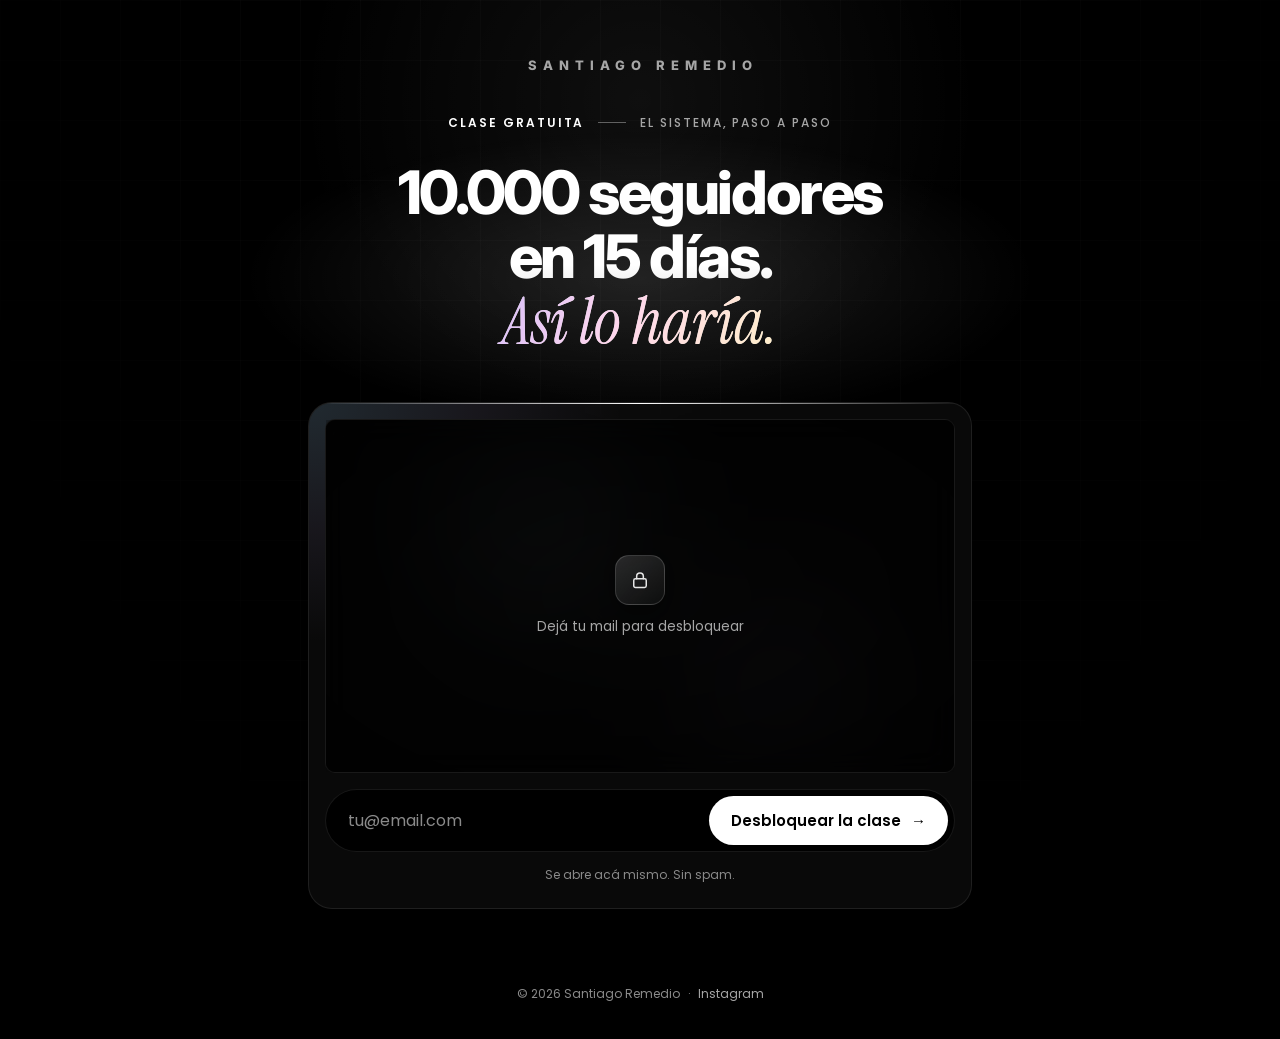
<file: clase/index.html>
<!DOCTYPE html>
<html lang="es">
<head>
<meta charset="UTF-8">
<meta name="viewport" content="width=device-width, initial-scale=1.0">
<title>Clase gratuita · 10.000 seguidores en 15 días | Santiago Remedio</title>
<meta name="description" content="Clase gratuita: el sistema que usaría para ganar 10.000 seguidores en 15 días. Ideas outlier, volumen, edición con IA y replicar lo que funciona. Dejá tu mail y mirala ahora.">
<meta name="robots" content="index, follow">
<meta name="theme-color" content="#000000">
<meta property="og:type" content="website">
<meta property="og:locale" content="es_LA">
<meta property="og:site_name" content="Santiago Remedio">
<meta property="og:url" content="https://santiagoremedio.com/clase">
<meta property="og:title" content="10.000 seguidores en 15 días. Así lo haría.">
<meta property="og:description" content="Clase gratuita: el sistema completo, paso a paso. Dejá tu mail y mirala ahora.">
<meta property="og:image" content="https://santiagoremedio.com/clase/og.jpg">
<meta property="og:image:width" content="1200">
<meta property="og:image:height" content="630">
<meta property="og:image:alt" content="10.000 seguidores en 15 días. Así lo haría. Clase gratuita de Santiago Remedio.">
<meta name="twitter:card" content="summary_large_image">
<meta name="twitter:title" content="10.000 seguidores en 15 días. Así lo haría.">
<meta name="twitter:description" content="Clase gratuita: el sistema completo, paso a paso. Dejá tu mail y mirala ahora.">
<meta name="twitter:image" content="https://santiagoremedio.com/clase/og.jpg">
<link rel="canonical" href="https://santiagoremedio.com/clase">
<link rel="preconnect" href="https://fonts.googleapis.com">
<link rel="preconnect" href="https://fonts.gstatic.com" crossorigin>
<link href="https://fonts.googleapis.com/css2?family=Poppins:wght@400;500;600;700;800&family=Inter:wght@800&family=Instrument+Serif:ital@0;1&display=swap" rel="stylesheet">
<link rel="icon" type="image/png" href="[data-uri]">
<link rel="apple-touch-icon" href="[data-uri]">

<!-- ============================================================
     CONFIGURACIÓN — editá solo esto
     ============================================================ -->
<script>
var CONFIG = {
  // ID del video de YouTube: lo que va después de "v=" en la URL.
  // Ej: https://www.youtube.com/watch?v=xCo-lJA-bok  ->  videoId: "xCo-lJA-bok"
  // Mientras esté vacío, al desbloquear se ve un aviso en lugar del video.
  videoId: "5yQ7NHBZES4",

  // Mismo Apps Script que la planilla "Leads Masterclass"
  // (columnas Fecha / Email / WhatsApp / Origen / URL).
  webhookUrl: "https://script.google.com/macros/s/AKfycbyPwpSiizF6S37QYn69LuG-luGTpX9TYDhQ5G8bQ75AI5T3jzoCZYGyv_cu3tI7IaS4/exec",

  // Lo que aparece en la columna "Origen" de la planilla.
  source: "clase-10k-seguidores",

  // Opcional: endpoint de Formspree para que además te llegue un mail por cada lead.
  // Dejalo vacío si con la planilla alcanza.
  formspree: "",

  // Opcional: fotograma del video que se ve detrás del desenfoque, antes de desbloquear.
  // Poné el archivo en esta misma carpeta y escribí su nombre (ej: "poster.jpg").
  posterUrl: "https://i.ytimg.com/vi/5yQ7NHBZES4/maxresdefault.jpg",

  // Opcional: duración de la clase, aparece junto al candado (ej: "15 min").
  duration: "",

  // Opcional: una línea de prueba social debajo de la tarjeta. Solo si es real.
  // Ej: "Más de 2.000 personas ya la vieron".
  proof: ""
};
</script>
<!-- ============================================================ -->

<style>
* { margin: 0; padding: 0; box-sizing: border-box; }
html { scroll-behavior: smooth; overflow-x: hidden; }

:where(a, button, input, [tabindex]):focus-visible {
  outline: 2px solid #9fd8ff;
  outline-offset: 3px;
  border-radius: 6px;
}

:root {
  --bg: #000000;
  --surface: rgba(255,255,255,0.035);
  --surface2: rgba(255,255,255,0.06);
  --border: rgba(255,255,255,0.09);
  --border-bright: rgba(255,255,255,0.16);
  --border-neon: rgba(255,255,255,0.22);
  --neon: #FFFFFF;
  --white: #FFFFFF;
  --gray: #A6A6A6;
  --gray-dim: #8A8A8A;
  --glass: rgba(255,255,255,0.045);
  --glass-strong: rgba(255,255,255,0.07);
  --glass-border: rgba(255,255,255,0.12);
  --iris: linear-gradient(115deg,#9fd8ff 0%,#c9b6ff 26%,#ffd6ec 48%,#fff3c4 70%,#bfe9ff 100%);
}

body {
  background: var(--bg);
  color: var(--white);
  font-family: 'Poppins', sans-serif;
  font-weight: 400;
  overflow-x: hidden;
  -webkit-font-smoothing: antialiased;
  line-height: 1.5;
  min-height: 100vh;
  display: flex;
  flex-direction: column;
}

/* Fondo: la misma grilla y el mismo halo de la home */
.grid-bg {
  position: fixed;
  inset: 0;
  background-image:
    linear-gradient(rgba(255,255,255,0.02) 1px, transparent 1px),
    linear-gradient(90deg, rgba(255,255,255,0.02) 1px, transparent 1px);
  background-size: 60px 60px;
  pointer-events: none;
  z-index: 0;
  mask-image: radial-gradient(ellipse at center top, black 30%, transparent 80%);
  -webkit-mask-image: radial-gradient(ellipse at center top, black 30%, transparent 80%);
}
.glow-ambient {
  position: fixed;
  width: 800px;
  height: 800px;
  border-radius: 50%;
  background: radial-gradient(circle, rgba(255,255,255,0.06) 0%, transparent 60%);
  top: -300px;
  left: 50%;
  transform: translateX(-50%);
  pointer-events: none;
  z-index: 0;
}

.container { max-width: 760px; margin: 0 auto; padding: 0 48px; position: relative; z-index: 1; width: 100%; }

main { flex: 1; }

.hero {
  padding: 56px 0 48px;
  position: relative;
  text-align: center;
}
.hero-content { position: relative; z-index: 2; }
.hero-glow-blob {
  position: absolute;
  width: 800px;
  height: 300px;
  border-radius: 50%;
  background: radial-gradient(ellipse, rgba(255,255,255,0.11) 0%, transparent 70%);
  top: 26%;
  left: 50%;
  transform: translate(-50%, -50%);
  animation: pulse-glow 4s ease-in-out infinite;
  pointer-events: none;
  z-index: -1;
}
@keyframes pulse-glow {
  0%, 100% { opacity: 0.4; transform: translate(-50%, -50%) scale(0.95); }
  50%       { opacity: 1;   transform: translate(-50%, -50%) scale(1.1); }
}

/* Marca arriba, como en la home */
.brand-lockup {
  text-align: center; text-transform: uppercase;
  font-family: 'Inter', sans-serif; font-weight: 800; font-size: 13px;
  letter-spacing: 0.46em; padding-left: 0.46em; color: var(--gray);
  margin-bottom: 34px; opacity: 0; animation: fadeUp .9s ease .1s forwards;
}
.brand-lockup a { color: inherit; text-decoration: none; }

/* Línea de estado tipográfica (sin píldora) */
.status-line {
  display: inline-flex; align-items: center; gap: 14px; margin: 0 0 28px;
  font-size: 12px; font-weight: 500; letter-spacing: .16em; text-transform: uppercase; color: var(--gray);
  opacity: 0; animation: fadeUp .9s ease .2s forwards;
}
.status-strong { color: #fff; font-weight: 600; }
.status-rule { width: 28px; height: 1px; background: rgba(255,255,255,.35); }

.hero-title {
  font-family: 'Inter', -apple-system, BlinkMacSystemFont, sans-serif;
  font-size: clamp(36px, 7vw, 60px);
  font-weight: 800;
  line-height: 1.08;
  padding-bottom: 0.14em;
  letter-spacing: -0.04em;
  margin-bottom: 40px;
  opacity: 0;
  animation: fadeUp 0.8s ease 0.25s forwards;
  background: linear-gradient(180deg, #ffffff 0%, #ffffff 52%, #b4b4b4 100%);
  -webkit-background-clip: text;
  -webkit-text-fill-color: transparent;
  background-clip: text;
}
.hero-title .hl { display: block; white-space: nowrap; }

/* Prismatic text + serif itálica: la firma de la home */
.iris {
  background: var(--iris);
  background-size: 130% auto;
  background-position: center;
  -webkit-background-clip: text; background-clip: text;
  -webkit-text-fill-color: transparent; color: transparent;
}
.ital {
  font-family: 'Instrument Serif', Georgia, serif; font-style: italic; font-weight: 400;
  letter-spacing: 0; font-size: 1.07em; line-height: 1;
}


/* Tarjeta: el mismo vidrio del formulario de la home */
.card {
  max-width: 680px;
  margin: 0 auto;
  background: var(--surface);
  border: 1px solid var(--border);
  border-radius: 24px;
  padding: 16px 16px 24px;
  position: relative;
  overflow: hidden;
  text-align: left;
  backdrop-filter: blur(12px); -webkit-backdrop-filter: blur(12px);
  opacity: 0;
  animation: fadeUp 0.8s ease 0.55s forwards;
}
.card::before {
  content: '';
  position: absolute;
  top: 0; left: 0; right: 0;
  height: 1px;
  background: linear-gradient(90deg, transparent, var(--neon), transparent);
}
.card::after {
  content: ''; position: absolute; top: 0; left: 0; width: 55%; height: 55%; pointer-events: none; z-index: -1;
  background: radial-gradient(120% 120% at 0 0, rgba(159,216,255,.16), rgba(201,182,255,.08) 38%, transparent 72%);
}

/* Video bloqueado */
.frame {
  position: relative; width: 100%; aspect-ratio: 16/9; border-radius: 10px; overflow: hidden;
  background: #050505; border: 1px solid rgba(255,255,255,.08);
}
.frame .blurfield {
  position: absolute; inset: 0; overflow: hidden; transition: opacity .5s ease;
  background: linear-gradient(180deg, #0c0c0e 0%, #050505 100%);
}
.frame .blurfield.has-poster { background-size: cover; background-position: center; filter: saturate(.5) brightness(.42); }
.frame .blurfield.has-poster::before, .frame .blurfield.has-poster::after { opacity: .3; }
.frame .blurfield::before,
.frame .blurfield::after {
  content: ""; position: absolute; border-radius: 50%; filter: blur(52px); opacity: .8;
}
.frame .blurfield::before {
  width: 60%; height: 90%; left: 4%; top: -16%;
  background: radial-gradient(circle, rgba(159,216,255,.55), transparent 70%);
}
.frame .blurfield::after {
  width: 56%; height: 84%; right: 0; bottom: -18%;
  background: radial-gradient(circle, rgba(201,182,255,.45), transparent 70%);
}
.frame .lockface {
  position: absolute; inset: 0; display: flex; flex-direction: column;
  align-items: center; justify-content: center; gap: 12px;
  background: radial-gradient(ellipse at center, rgba(0,0,0,.28), rgba(0,0,0,.68));
  backdrop-filter: blur(14px); -webkit-backdrop-filter: blur(14px);
  transition: opacity .5s ease;
}
.lockface .lk {
  width: 50px; height: 50px; border-radius: 14px; display: grid; place-items: center;
  background: linear-gradient(145deg, rgba(255,255,255,.14), rgba(255,255,255,.03));
  border: 1px solid rgba(255,255,255,.16); box-shadow: 0 8px 24px rgba(0,0,0,.5);
}
.lockface .lk svg { width: 20px; height: 20px; stroke: #e6e6e6; }
.lockface p {
  font-weight: 400; font-size: 13.5px; letter-spacing: 0;
  color: var(--gray);
}
.lockface p span { color: var(--gray-dim); }
.frame iframe { position: absolute; inset: 0; width: 100%; height: 100%; border: 0; }
.frame .ph {
  position: absolute; inset: 0; display: none; align-items: center; justify-content: center;
  color: var(--gray-dim); font-size: 13px; letter-spacing: .08em; text-transform: uppercase; text-align: center; padding: 20px;
}

/* Formulario: un solo control, input y botón dentro de la misma píldora */
.form { margin-top: 16px; }
.inputrow {
  display: flex; align-items: center; gap: 6px;
  padding: 6px 6px 6px 10px;
  background: var(--bg);
  border: 1px solid var(--border);
  border-radius: 100px;
  transition: border-color .3s ease, box-shadow .3s ease;
}
.inputrow:focus-within { border-color: rgba(255,255,255,.38); box-shadow: 0 0 0 3px rgba(255,255,255,.05); }
.field-input {
  flex: 1; min-width: 0;
  background: transparent;
  border: 0;
  color: var(--white);
  font-family: 'Poppins', sans-serif;
  font-size: 16px;
  font-weight: 400;
  padding: 11px 12px;
  outline: none;
  -webkit-appearance: none;
}
.field-input:focus-visible { outline: none; }
.field-input::placeholder { color: var(--gray-dim); }

.btn-primary {
  display: inline-flex;
  align-items: center;
  justify-content: center;
  gap: 10px;
  background: var(--neon);
  color: var(--bg);
  font-family: 'Poppins', sans-serif;
  font-size: 15px;
  font-weight: 600;
  padding: 13px 22px;
  border: none;
  border-radius: 100px;
  cursor: pointer;
  white-space: nowrap;
  text-decoration: none;
  transition: box-shadow .3s ease, background .3s ease, opacity .3s ease;
}
.btn-primary:hover { box-shadow: 0 0 24px rgba(255,255,255,.22); }
.btn-primary:disabled { opacity: .65; cursor: wait; box-shadow: none; }

.form-err { display: none; text-align: center; font-size: 13px; color: #ff9b8a; margin-top: 12px; }
.form-err.show { display: block; }
.form-fine { text-align: center; font-size: 12px; color: var(--gray-dim); margin-top: 14px; }

.reveal-note {
  display: none; text-align: center; margin-top: 16px;
  font-size: 14px; color: var(--gray);
}
.reveal-note strong { color: #fff; font-weight: 600; }
.card.unlocked .lockface, .card.unlocked .blurfield { opacity: 0; pointer-events: none; }
.card.unlocked .form, .card.unlocked .form-fine { display: none; }
.card.unlocked .reveal-note { display: block; animation: fadeUp .6s ease both; }
.next-step {
  display: none; text-align: center; margin: 14px auto 0;
  font-size: 13px; color: var(--gray-dim); text-decoration: none; transition: color .3s ease;
}
.next-step span { color: var(--gray); font-weight: 500; transition: color .3s ease; }
.next-step:hover, .next-step:hover span { color: #fff; }
.card.unlocked .next-step { display: block; animation: fadeUp .6s ease .15s both; }

/* Prueba social opcional (solo si CONFIG.proof tiene texto) */
.proof-line { display: none; text-align: center; font-size: 13px; color: var(--gray); margin: 20px auto 0; opacity: 0; animation: fadeUp .8s ease .7s forwards; }
.proof-line.show { display: block; }

footer {
  padding: 28px 48px 36px;
  text-align: center;
  position: relative; z-index: 1;
}
.footer-copy { font-size: 12px; color: var(--gray-dim); }
.footer-sep { margin: 0 8px; }
.footer-link { color: var(--gray); text-decoration: none; transition: color .3s ease; }
.footer-link:hover { color: #fff; }

@keyframes fadeUp {
  from { opacity: 0; transform: translateY(24px); }
  to { opacity: 1; transform: translateY(0); }
}

@media (max-width: 900px) {
  .container { padding: 0 20px; }
  .hero { padding: 30px 0 36px; }
  .brand-lockup { margin-bottom: 20px; }
  .status-line { font-size: 10.5px; letter-spacing: .14em; gap: 10px; margin-bottom: 16px; }
  .status-rule { width: 18px; }
  .hero-title { font-size: 37px; margin-bottom: 24px; }
  .card { padding: 12px 12px 20px; border-radius: 20px; }
  .frame { border-radius: 8px; }
  footer { padding: 32px 20px; }
}
@media (max-width: 560px) {
  /* La línea de estado en dos renglones cortos, sin la raya */
  .status-line { flex-direction: column; gap: 7px; }
  .status-line span { white-space: nowrap; }
  .status-rule { display: none; }
  .inputrow { flex-direction: column; gap: 10px; padding: 0; background: transparent; border: 0; }
  .inputrow:focus-within { box-shadow: none; }
  .field-input { width: 100%; background: var(--bg); border: 1px solid var(--border); border-radius: 100px; padding: 15px 18px; transition: border-color .3s ease; }
  .field-input:focus { border-color: rgba(255,255,255,.38); }
  .btn-primary { width: 100%; padding: 15px 22px; }
  .hero-title .hl { white-space: normal; }
}
@media (max-width: 400px) {
  .hero-title { font-size: 33px; }
}
@media (prefers-reduced-motion: reduce) {
  * { animation: none !important; opacity: 1 !important; transform: none !important; }
}
</style>
</head>
<body>

<div class="grid-bg"></div>
<div class="glow-ambient"></div>

<main>
<section class="hero" id="clase">
  <div class="container">
    <div class="hero-content">
      <div class="hero-glow-blob"></div>

      <div class="brand-lockup"><a href="https://santiagoremedio.com/">Santiago Remedio</a></div>

      <p class="status-line"><span class="status-strong">Clase gratuita</span><span class="status-rule" aria-hidden="true"></span><span>El sistema, paso a paso</span></p>

      <h1 class="hero-title">
        <span class="hl">10.000 seguidores</span>
        <span class="hl">en 15 días.</span>
        <span class="hl iris ital">Así lo haría.</span>
      </h1>

      <div class="card" id="card">
        <div class="frame" id="frame">
          <div class="blurfield" id="blurfield"></div>
          <div class="ph" id="ph">Falta pegar el ID del video en CONFIG</div>
          <div class="lockface" id="lockface">
            <div class="lk">
              <svg viewBox="0 0 24 24" fill="none" stroke-width="1.8" stroke-linecap="round" stroke-linejoin="round" aria-hidden="true">
                <rect x="4.5" y="10.5" width="15" height="10.5" rx="2"/><path d="M8 10.5V7.5a4 4 0 0 1 8 0v3"/>
              </svg>
            </div>
            <p>Dejá tu mail para desbloquear<span id="dur"></span></p>
          </div>
        </div>

        <form class="form" id="form" novalidate>
          <div class="inputrow">
            <input class="field-input" type="email" id="email" name="email" placeholder="tu@email.com" autocomplete="email" inputmode="email" required aria-label="Tu email">
            <input type="text" name="_gotcha" tabindex="-1" autocomplete="off" aria-hidden="true" style="position:absolute;left:-9999px;opacity:0;height:0;width:0;">
            <button type="submit" class="btn-primary" id="cta">Desbloquear la clase <span aria-hidden="true">→</span></button>
          </div>
          <p class="form-err" id="err" role="alert">Poné un email válido para entrar.</p>
        </form>
        <p class="form-fine">Se abre acá mismo. Sin spam.</p>
        <p class="reveal-note"><strong>Listo, ya estás adentro.</strong> Dale play y mirala completa.</p>
        <a class="next-step" href="https://santiagoremedio.com/#lista">¿Querés que lo instale en tu negocio? <span>Lista de espera →</span></a>
      </div>
      <p class="proof-line" id="proof"></p>
    </div>
  </div>
</section>
</main>

<footer>
  <p class="footer-copy">© <span id="yr">2026</span> Santiago Remedio<span class="footer-sep" aria-hidden="true">·</span><a href="https://www.instagram.com/santiremedio/" target="_blank" rel="noopener" class="footer-link">Instagram</a></p>
</footer>

<script>
(function(){
  document.getElementById('yr').textContent = new Date().getFullYear();

  var form = document.getElementById('form'),
      cta = document.getElementById('cta'),
      err = document.getElementById('err'),
      card = document.getElementById('card'),
      frame = document.getElementById('frame'),
      ph = document.getElementById('ph'),
      KEY = 'sr_clase_unlocked';

  function unlock(autoplay){
    if (card.classList.contains('unlocked')) return;
    card.classList.add('unlocked');
    var id = (CONFIG.videoId || '').trim();
    if (id && id !== 'VIDEO_ID'){
      var ifr = document.createElement('iframe');
      ifr.src = 'https://www.youtube.com/embed/' + encodeURIComponent(id) + '?rel=0&modestbranding=1&playsinline=1' + (autoplay ? '&autoplay=1' : '');
      ifr.allow = 'accelerometer; autoplay; clipboard-write; encrypted-media; gyroscope; picture-in-picture; web-share';
      ifr.setAttribute('allowfullscreen', '');
      ifr.title = 'Clase gratuita';
      frame.appendChild(ifr);
    } else {
      ph.style.display = 'flex';
    }
  }

  // Extras opcionales de CONFIG
  if (CONFIG.posterUrl){
    var bf = document.getElementById('blurfield');
    bf.style.backgroundImage = 'url("' + CONFIG.posterUrl + '")';
    bf.classList.add('has-poster');
  }
  if (CONFIG.duration){ document.getElementById('dur').textContent = ' · ' + CONFIG.duration; }
  if (CONFIG.proof){ var pr = document.getElementById('proof'); pr.textContent = CONFIG.proof; pr.classList.add('show'); }

  // Si ya dejó el mail antes, no se lo pedimos de nuevo.
  try { if (localStorage.getItem(KEY)) unlock(false); } catch(e){}

  function validEmail(v){ return /^[^\s@]+@[^\s@]+\.[^\s@]{2,}$/.test(v); }

  // Manda el lead en segundo plano (keepalive: sale aunque la persona cierre la pestaña).
  function saveLead(payload){
    try {
      if (CONFIG.webhookUrl){
        // text/plain evita el preflight CORS -> compatible con Google Apps Script
        fetch(CONFIG.webhookUrl, {
          method: 'POST',
          headers: { 'Content-Type': 'text/plain;charset=utf-8' },
          body: JSON.stringify(payload),
          keepalive: true
        }).catch(function(){});
      }
      if (CONFIG.formspree){
        var fd = new FormData();
        fd.append('email', payload.email);
        fd.append('origen', payload.source);
        fd.append('_subject', 'Nuevo lead en la clase: ' + payload.email);
        fetch(CONFIG.formspree, { method: 'POST', body: fd, headers: { 'Accept': 'application/json' }, keepalive: true }).catch(function(){});
      }
    } catch(e){}
  }

  form.addEventListener('submit', function(e){
    e.preventDefault();
    err.classList.remove('show');
    if (form.elements['_gotcha'].value) return;

    var email = document.getElementById('email').value.trim();
    if (!validEmail(email)){ err.classList.add('show'); return; }

    cta.disabled = true;

    saveLead({
      email: email,
      phone: '',
      source: CONFIG.source,
      url: location.href,
      ts: new Date().toISOString()
    });

    // Se desbloquea al instante; el guardado sigue por detrás.
    try { localStorage.setItem(KEY, '1'); } catch(e){}
    if (window.fbq) fbq('track', 'Lead');
    if (window.gtag) gtag('event', 'generate_lead');
    unlock(true);
  });
})();
</script>
</body>
</html>
</file>
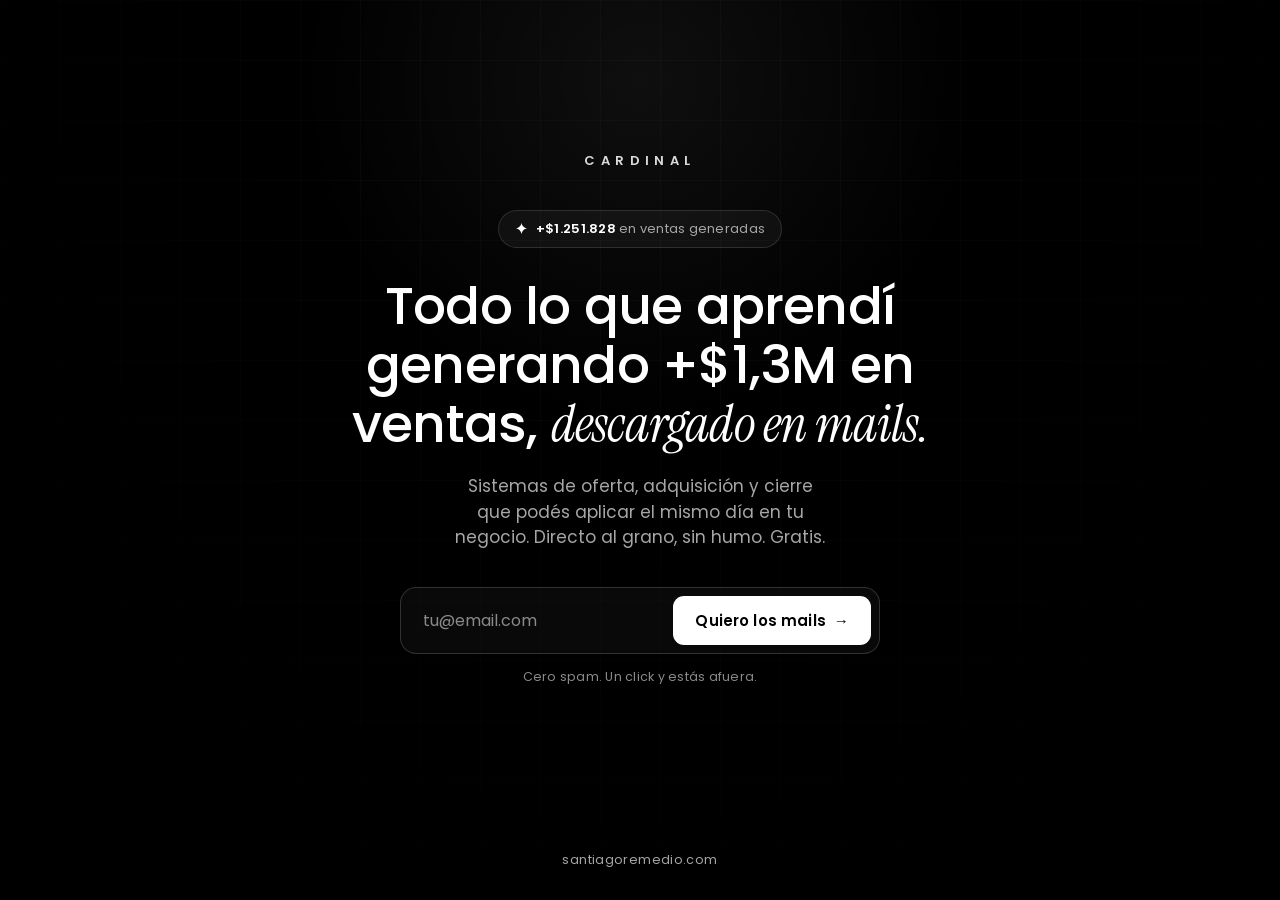
<file: mails/index.html>
<!DOCTYPE html>
<html lang="es">
<head>
<meta charset="UTF-8">
<meta name="viewport" content="width=device-width, initial-scale=1.0">
<title>Mails de Cardinal — Santiago Remedio</title>
<meta name="description" content="Todo lo que aprendí generando +$1,3M en ventas, descargado en mails. Sistemas de oferta, adquisición y cierre para dueños de negocios digitales. Gratis.">
<meta name="robots" content="index, follow">
<meta name="theme-color" content="#000000">
<link rel="canonical" href="https://santiagoremedio.com/mails">

<!-- Open Graph -->
<meta property="og:type" content="website">
<meta property="og:locale" content="es_LA">
<meta property="og:site_name" content="Cardinal">
<meta property="og:url" content="https://santiagoremedio.com/mails">
<meta property="og:title" content="+$1,3M en ventas, descargado en mails">
<meta property="og:description" content="Sistemas de oferta, adquisición y cierre que podés aplicar el mismo día. Directo al grano, sin humo. Gratis.">
<!-- EDITAR: cuando tengas una imagen OG propia para esta página, poné la URL absoluta acá -->
<meta property="og:image" content="https://santiagoremedio.com/og-cardinal.jpg">
<meta name="twitter:card" content="summary_large_image">
<meta name="twitter:title" content="+$1,3M en ventas, descargado en mails">
<meta name="twitter:description" content="Sistemas de oferta, adquisición y cierre, directo a tu inbox. Gratis.">

<!-- ============================================================
     META PIXEL / GA4 (opcional) — pegá tu snippet acá y descomentá.
     El evento Lead ya está cableado al submit y se dispara solo
     cuando el Pixel exista.
<script>
  fbq('init','TU_PIXEL_ID'); fbq('track','PageView');
</script>
============================================================ -->

<link rel="preconnect" href="https://fonts.googleapis.com">
<link rel="preconnect" href="https://fonts.gstatic.com" crossorigin>
<link href="https://fonts.googleapis.com/css2?family=Poppins:wght@400;500;600&family=Instrument+Serif:ital@0;1&display=swap" rel="stylesheet">

<style>
* { margin:0; padding:0; box-sizing:border-box; }
html { overflow-x:hidden; }
:where(a,button,input,[tabindex]):focus-visible{
  outline:2px solid #9fd8ff; outline-offset:3px; border-radius:8px;
}
:root{
  --bg:#000000;
  --surface:rgba(255,255,255,0.035);
  --surface2:rgba(255,255,255,0.06);
  --border:rgba(255,255,255,0.09);
  --border-bright:rgba(255,255,255,0.16);
  --white:#FFFFFF;
  --gray:#A6A6A6;
  --gray-dim:#8A8A8A;
  --glass:rgba(255,255,255,0.045);
  --glass-border:rgba(255,255,255,0.12);
}
body{
  background:var(--bg);
  color:var(--white);
  font-family:'Poppins',sans-serif;
  font-weight:400;
  line-height:1.5;
  overflow-x:hidden;
  -webkit-font-smoothing:antialiased;
  -webkit-tap-highlight-color:transparent;
  min-height:100svh;
  display:flex;
  flex-direction:column;
}

/* ── Fondo: grilla + glow, igual que la landing ── */
.grid-bg{
  position:fixed; inset:0; z-index:0; pointer-events:none;
  background-image:
    linear-gradient(rgba(255,255,255,0.02) 1px, transparent 1px),
    linear-gradient(90deg, rgba(255,255,255,0.02) 1px, transparent 1px);
  background-size:60px 60px;
  mask-image:radial-gradient(ellipse at center top, black 30%, transparent 80%);
  -webkit-mask-image:radial-gradient(ellipse at center top, black 30%, transparent 80%);
}
.glow-ambient{
  position:fixed; z-index:0; pointer-events:none;
  width:800px; height:800px; border-radius:50%;
  background:radial-gradient(circle, rgba(255,255,255,0.06) 0%, transparent 60%);
  top:-320px; left:50%; transform:translateX(-50%);
}

/* ── Layout ── */
.wrap{
  position:relative; z-index:1;
  flex:1;
  display:flex; flex-direction:column;
  align-items:center; justify-content:center;
  text-align:center;
  padding:48px 24px 40px;
  max-width:760px; margin:0 auto; width:100%;
}

.wordmark{
  font-family:'Poppins',sans-serif;
  font-size:13px; font-weight:600;
  letter-spacing:.42em; text-transform:uppercase;
  color:rgba(255,255,255,.85);
  margin-bottom:40px;
  user-select:none;
}

/* Píldora credencial con contador (misma pieza que la landing) */
.pill{
  display:inline-flex; align-items:center; gap:8px;
  padding:8px 16px;
  background:var(--glass);
  border:1px solid var(--glass-border);
  border-radius:999px;
  font-size:13px; letter-spacing:.02em;
  color:var(--gray);
  margin-bottom:28px;
}
.pill b{ color:var(--white); font-weight:600; font-variant-numeric:tabular-nums; }
.pill .pill-ico{
  width:13px; height:13px; flex-shrink:0;
  color:var(--white);
  animation:twinkle 2.4s ease-in-out infinite;
}
@keyframes twinkle{
  0%,100%{opacity:.95; transform:scale(1) rotate(0deg);}
  50%{opacity:.45; transform:scale(.8) rotate(18deg);}
}

h1{
  font-family:'Poppins',sans-serif;
  font-weight:500;
  font-size:clamp(30px, 5.4vw, 52px);
  line-height:1.14;
  letter-spacing:-0.015em;
  color:var(--white);
  margin-bottom:20px;
  text-wrap:balance;
}
.ital{
  font-family:'Instrument Serif',Georgia,serif;
  font-style:italic; font-weight:400;
}
.sub{
  font-size:clamp(15px, 2vw, 17px);
  color:var(--gray);
  max-width:520px;
  margin:0 auto 36px;
  text-wrap:balance;
}

/* ── Formulario ── */
.capture{ width:100%; max-width:480px; margin:0 auto; }
.row{
  display:flex; gap:10px;
  background:var(--surface);
  border:1px solid var(--border-bright);
  border-radius:16px;
  padding:8px;
  transition:border-color .2s ease, box-shadow .2s ease;
}
.row:focus-within{
  border-color:rgba(255,255,255,.4);
  box-shadow:0 0 34px rgba(255,255,255,.10);
}
.row input{
  flex:1; min-width:0;
  background:transparent; border:none; outline:none;
  color:var(--white);
  font-family:'Poppins',sans-serif;
  font-size:16px; /* 16px: evita el auto-zoom de iOS al enfocar */
  padding:12px 14px;
}
.row input::placeholder{ color:var(--gray-dim); }
.btn{
  flex-shrink:0;
  display:inline-flex; align-items:center; justify-content:center; gap:8px;
  background:var(--white); color:#000;
  font-family:'Poppins',sans-serif;
  font-size:15px; font-weight:600; letter-spacing:.01em;
  border:none; border-radius:11px;
  padding:12px 22px;
  cursor:pointer;
  position:relative; overflow:hidden;
  transition:transform .15s ease, box-shadow .2s ease, opacity .2s ease;
}
.btn::before{
  content:''; position:absolute; top:0; left:-100%;
  width:60%; height:100%;
  background:linear-gradient(105deg, transparent, rgba(0,0,0,.10), transparent);
  transition:left .5s ease;
}
@media(hover:hover){
  .btn:hover{ box-shadow:0 0 40px rgba(255,255,255,.28); }
  .btn:hover::before{ left:100%; }
}
.btn:active{ transform:scale(.98); }
.btn[disabled]{ opacity:.6; cursor:default; }

.fine{
  font-size:12.5px; color:var(--gray-dim);
  margin-top:14px; letter-spacing:.02em;
}
.err{
  display:none;
  font-size:13px; color:#ffb4b4;
  margin-top:12px;
}
.err.show{ display:block; }

/* ── Estado de éxito ── */
.success{ display:none; width:100%; max-width:480px; margin:0 auto; }
.success.show{ display:block; }
.success-card{
  background:var(--surface);
  border:1px solid var(--border-bright);
  border-radius:20px;
  padding:36px 28px;
}
.success-icon{
  width:52px; height:52px; margin:0 auto 18px;
  display:flex; align-items:center; justify-content:center;
  border-radius:50%;
  background:var(--surface2);
  border:1px solid var(--border-bright);
  font-size:22px; color:var(--white);
}
.success-card h2{
  font-family:'Poppins',sans-serif;
  font-weight:500; font-size:24px; letter-spacing:-.01em;
  margin-bottom:10px;
}
.success-card p{ font-size:15px; color:var(--gray); }

footer{
  position:relative; z-index:1;
  text-align:center;
  padding:22px 24px 30px;
  font-size:12.5px; color:var(--gray-dim); letter-spacing:.03em;
}
footer a{ color:var(--gray); text-decoration:none; }
footer a:hover{ color:var(--white); }

/* ── Mobile ── */
@media(max-width:560px){
  .wrap{ padding:40px 20px 32px; }
  .wordmark{ margin-bottom:32px; }
  .row{ flex-direction:column; padding:10px; }
  .btn{ width:100%; padding:14px 22px; }
  .glow-ambient{ width:520px; height:520px; top:-220px; }
}
@media(prefers-reduced-motion:reduce){
  *{ animation:none !important; transition:none !important; }
}
</style>
</head>
<body>

<div class="grid-bg" aria-hidden="true"></div>
<div class="glow-ambient" aria-hidden="true"></div>

<main class="wrap">
  <div class="wordmark">Cardinal</div>

  <div class="pill" aria-label="Ventas generadas">
    <svg class="pill-ico" viewBox="0 0 24 24" fill="currentColor" aria-hidden="true"><path d="M12 2C12.7 7.1 16.9 11.3 22 12c-5.1.7-9.3 4.9-10 10-.7-5.1-4.9-9.3-10-10 5.1-.7 9.3-4.9 10-10z"/></svg>
    <span><b>+$<span id="pillCount" data-to="1300000">1.300.000</span></b>&nbsp;en ventas generadas</span>
  </div>

  <h1>Todo lo que aprendí generando +$1,3M en ventas, <span class="ital">descargado en mails.</span></h1>

  <p class="sub">Sistemas de oferta, adquisición y cierre que podés aplicar el mismo día en tu negocio. Directo al grano, sin humo. Gratis.</p>

  <form class="capture" id="captureForm" novalidate>
    <div class="row">
      <input type="email" id="email" name="email" placeholder="tu@email.com" autocomplete="email" inputmode="email" required aria-label="Tu email">
      <!-- Honeypot anti-spam: si viene lleno, no se envía -->
      <input type="text" name="_gotcha" tabindex="-1" autocomplete="off" aria-hidden="true" style="position:absolute;left:-9999px;opacity:0;height:0;width:0;">
      <button type="submit" class="btn" id="submitBtn">Quiero los mails <span aria-hidden="true">→</span></button>
    </div>
    <p class="err" id="errMsg">Ese email no parece válido. Revisalo e intentá de nuevo.</p>
    <p class="fine">Cero spam. Un click y estás afuera.</p>
  </form>

  <div class="success" id="successBox" role="status">
    <div class="success-card">
      <div class="success-icon" aria-hidden="true">✓</div>
      <h2>Estás adentro.</h2>
      <p>El primer mail sale en breve. Revisá tu bandeja de entrada — y la pestaña de promociones, por las dudas.</p>
    </div>
  </div>
</main>

<footer>
  <a href="https://santiagoremedio.com/" rel="noopener">santiagoremedio.com</a>
</footer>

<script>
(function(){
  var CONFIG = {
    // Mismo Apps Script que la planilla "Leads Masterclass":
    // columnas Fecha / Email / WhatsApp / Origen / URL
    webhookUrl: "https://script.google.com/macros/s/AKfycbyPwpSiizF6S37QYn69LuG-luGTpX9TYDhQ5G8bQ75AI5T3jzoCZYGyv_cu3tI7IaS4/exec",
    source: "pagina-mails"
  };

  var form = document.getElementById('captureForm');
  var emailInput = document.getElementById('email');
  var btn = document.getElementById('submitBtn');
  var err = document.getElementById('errMsg');
  var success = document.getElementById('successBox');

  function validEmail(v){
    return /^[^\s@]+@[^\s@]+\.[^\s@]{2,}$/.test(v);
  }

  form.addEventListener('submit', function(e){
    e.preventDefault();
    err.classList.remove('show');

    // Honeypot: bots que llenan el campo oculto no pasan
    if (form.querySelector('[name="_gotcha"]').value) return;

    var email = emailInput.value.trim();
    if (!validEmail(email)){
      err.classList.add('show');
      emailInput.focus();
      return;
    }

    btn.disabled = true;
    btn.textContent = 'Enviando...';

    var payload = {
      email: email,
      phone: "",
      source: CONFIG.source,
      url: location.href
    };

    // text/plain evita el preflight CORS -> compatible con Google Apps Script
    fetch(CONFIG.webhookUrl, {
      method:'POST',
      headers:{'Content-Type':'text/plain;charset=utf-8'},
      body: JSON.stringify(payload)
    }).then(function(){
      form.style.display = 'none';
      success.classList.add('show');
      if (window.fbq) fbq('track','Lead');
      if (window.gtag) gtag('event','generate_lead');
    }).catch(function(){
      btn.disabled = false;
      btn.textContent = 'Error. Intentá de nuevo →';
    });
  });

  // Contador de la píldora: 0 -> 1.300.000 al cargar (respeta reduced motion)
  var el = document.getElementById('pillCount');
  if (el && !matchMedia('(prefers-reduced-motion:reduce)').matches){
    var to = +el.dataset.to, dur = 1800, t0 = null;
    var fmt = function(v){ return Math.round(v).toString().replace(/\B(?=(\d{3})+(?!\d))/g,'.'); };
    var tick = function(t){
      if (!t0) t0 = t;
      var p = Math.min((t - t0)/dur, 1);
      var eased = 1 - Math.pow(1 - p, 3);
      el.textContent = fmt(to * eased);
      if (p < 1) requestAnimationFrame(tick);
    };
    el.textContent = '0';
    requestAnimationFrame(tick);
  }
})();
</script>
</body>
</html>
</file>
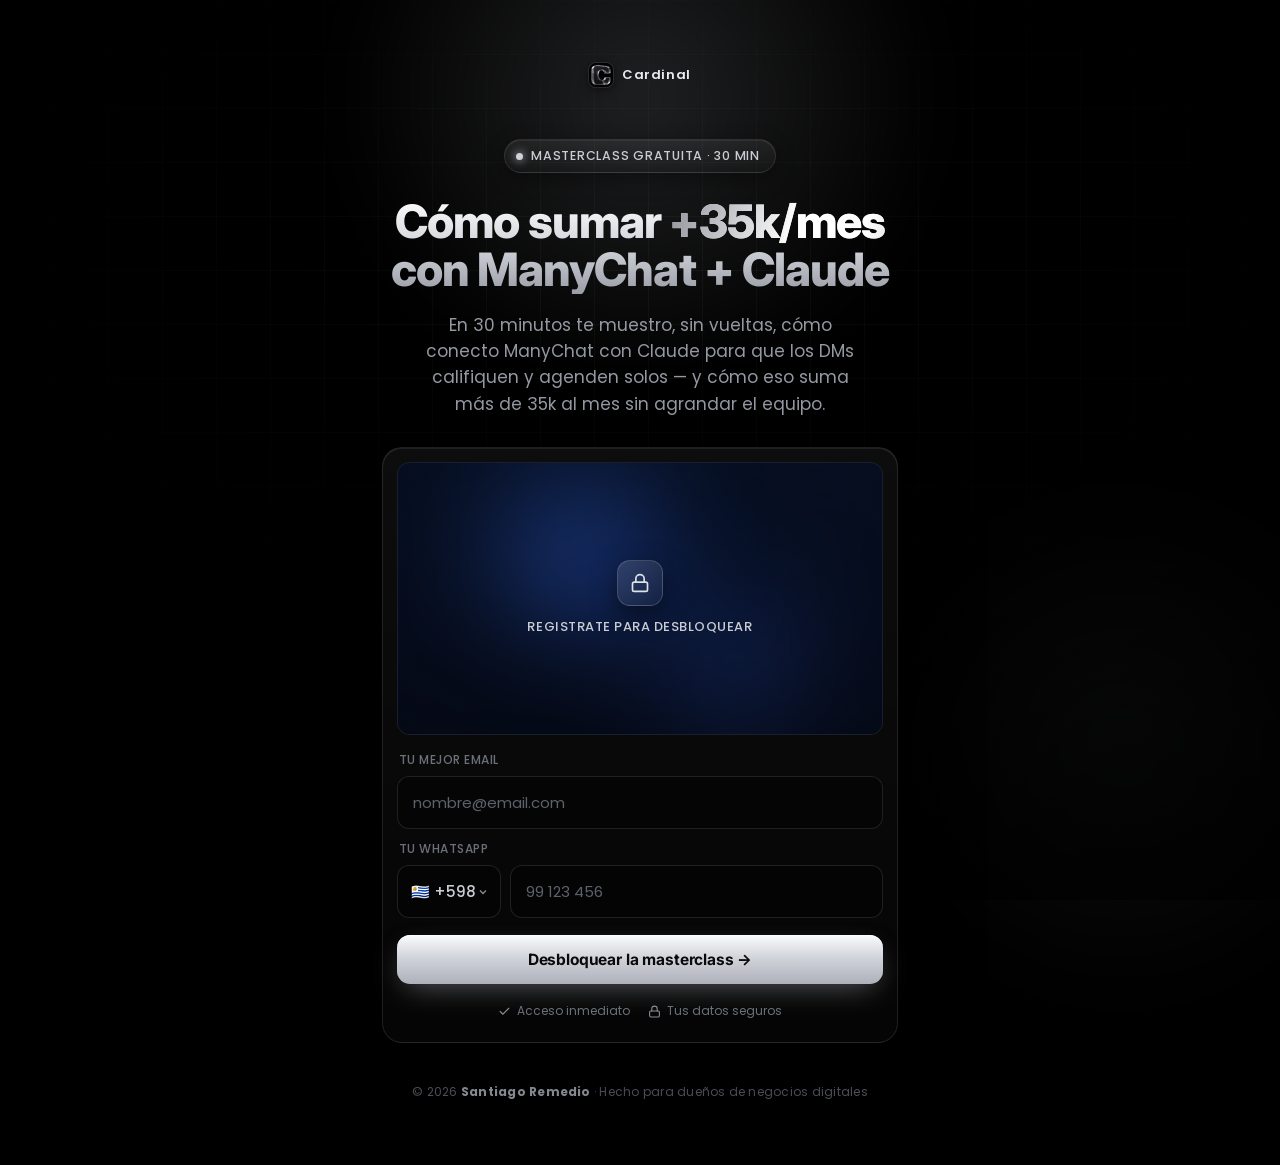
<file: masterclass/index.html>
<!DOCTYPE html>
<html lang="es">
<head>
<meta charset="UTF-8">
<meta name="viewport" content="width=device-width, initial-scale=1.0">
<title>Masterclass gratuita — +35k/mes con ManyChat + Claude | Santiago Remedio</title>
<meta name="description" content="Masterclass gratuita: cómo sumar +35k/mes extra combinando ManyChat + Claude. 30 minutos. Registrate y mirala ahora.">
<meta name="theme-color" content="#000000">
<meta property="og:title" content="Cómo sumar +35k/mes con ManyChat + Claude — Masterclass gratuita">
<meta property="og:description" content="30 minutos. El sistema exacto para captar, calificar y cerrar en automático. Registrate y mirala ahora.">
<meta property="og:type" content="website">

<!-- ============================================================= -->
<!--  CONFIGURACIÓN  —  editá SOLO esto                            -->
<!-- ============================================================= -->
<script>
const CONFIG = {
  // 1) Tu video (ya está el de esta masterclass).
  videoId: "xCo-lJA-bok",

  // 2) CAPTURA DE LEADS — elegí UNA opción gratis y completala.
  //    Si dejás las dos vacías, el video igual se desbloquea pero NO se guarda el contacto.

  //    OPCIÓN A · Webhook genérico (Google Apps Script o Web3Forms).
  //    Pegá acá la URL que te da cualquiera de los dos.
  webhookUrl: "https://script.google.com/macros/s/AKfycbyPwpSiizF6S37QYn69LuG-luGTpX9TYDhQ5G8bQ75AI5T3jzoCZYGyv_cu3tI7IaS4/exec",

  //    OPCIÓN B · Supabase (ya lo usás en SalesOS). Completá los 3 campos.
  supabase: { url: "", anonKey: "", table: "leads" },

  // 3) Código de país por defecto en el campo de teléfono.
  defaultDialCode: "+598", // Uruguay
};
</script>
<!-- ============================================================= -->

<link rel="preconnect" href="https://fonts.googleapis.com">
<link rel="preconnect" href="https://fonts.gstatic.com" crossorigin>
<link href="https://fonts.googleapis.com/css2?family=Inter:wght@400;500;600;700;800;900&family=Poppins:wght@400;500;600&display=swap" rel="stylesheet">
<style>
  :root{
    --black:#000000;
    --panel-line:rgba(255,255,255,0.10);
    --silver-2:#c9ccd2;
    --silver-3:#8a8d95;
    --text:#e9eaee;
    --muted:#9498a1;
    --muted-2:#6c707a;
    --chrome-a:#f4f5f7;
    --chrome-c:#7d808a;
    --radius:20px;
    --maxw:560px;
  }
  *{box-sizing:border-box;margin:0;padding:0}
  html{scroll-behavior:smooth}
  body{
    background:var(--black);color:var(--text);
    font-family:'Poppins',system-ui,sans-serif;
    -webkit-font-smoothing:antialiased;
    min-height:100vh;overflow-x:hidden;position:relative;
  }

  .bg{position:fixed;inset:0;z-index:0;pointer-events:none}
  .bg .grid{
    position:absolute;inset:0;
    background-image:
      linear-gradient(rgba(255,255,255,0.04) 1px,transparent 1px),
      linear-gradient(90deg,rgba(255,255,255,0.04) 1px,transparent 1px);
    background-size:54px 54px;
    -webkit-mask-image:radial-gradient(ellipse 80% 60% at 50% 32%,#000 0%,transparent 72%);
            mask-image:radial-gradient(ellipse 80% 60% at 50% 32%,#000 0%,transparent 72%);
  }
  .bg .glow-1{
    position:absolute;top:-18%;left:50%;transform:translateX(-50%);
    width:760px;height:520px;border-radius:50%;
    background:radial-gradient(circle,rgba(200,205,215,0.16),transparent 65%);
    filter:blur(30px);
  }
  .bg .glow-2{
    position:absolute;bottom:-12%;right:-8%;width:520px;height:520px;border-radius:50%;
    background:radial-gradient(circle,rgba(120,124,134,0.12),transparent 68%);
    filter:blur(40px);
  }
  .bg .vignette{
    position:absolute;inset:0;
    background:radial-gradient(ellipse 120% 100% at 50% 0%,transparent 40%,rgba(0,0,0,0.7) 100%);
  }

  .wrap{
    position:relative;z-index:1;max-width:var(--maxw);margin:0 auto;
    padding:clamp(28px,7vh,72px) 22px 64px;
    display:flex;flex-direction:column;align-items:center;
    text-align:center;min-height:100vh;
  }

  .brand{
    font-family:'Poppins';font-weight:600;font-size:13px;letter-spacing:.04em;
    color:var(--muted);display:inline-flex;align-items:center;gap:9px;
    margin-bottom:clamp(30px,6vh,52px);
  }
  .brand .clogo{
    width:24px;height:24px;border-radius:7px;display:block;object-fit:cover;
    box-shadow:0 0 0 1px rgba(255,255,255,.10),0 2px 10px rgba(0,0,0,.6);
  }
  .brand b{color:var(--text);font-weight:600}

  .eyebrow{
    display:inline-flex;align-items:center;gap:8px;
    padding:7px 15px 7px 11px;border-radius:999px;
    background:linear-gradient(180deg,rgba(255,255,255,.07),rgba(255,255,255,.02));
    border:1px solid var(--panel-line);
    box-shadow:0 1px 0 rgba(255,255,255,.06) inset,0 6px 20px rgba(0,0,0,.4);
    font-family:'Poppins';font-weight:500;font-size:12.5px;letter-spacing:.06em;
    color:var(--silver-2);text-transform:uppercase;margin-bottom:24px;
  }
  .eyebrow .dot{
    width:7px;height:7px;border-radius:50%;background:#cfd2d8;
    box-shadow:0 0 10px 1px rgba(207,210,216,.7);animation:pulse 2.4s ease-in-out infinite;
  }
  @keyframes pulse{0%,100%{opacity:1}50%{opacity:.35}}

  h1{
    font-family:'Inter';font-weight:800;
    font-size:clamp(31px,8.5vw,46px);line-height:1.05;letter-spacing:-.02em;
    margin-bottom:18px;
    background:linear-gradient(180deg,#ffffff 0%,#cfd2d8 52%,#9a9da6 100%);
    -webkit-background-clip:text;background-clip:text;
    -webkit-text-fill-color:transparent;color:transparent;
  }
  h1 .shine{
    background:linear-gradient(110deg,#8e9098 0%,#ffffff 28%,#ffffff 42%,#8e9098 70%);
    background-size:220% 100%;
    -webkit-background-clip:text;background-clip:text;
    -webkit-text-fill-color:transparent;color:transparent;
    animation:shimmer 4.5s linear infinite;
  }
  @keyframes shimmer{to{background-position:-220% 0}}

  .sub{
    font-family:'Poppins';font-weight:400;font-size:clamp(15px,4vw,17px);line-height:1.55;
    color:var(--muted);max-width:452px;margin-bottom:30px;
  }

  .card{
    width:100%;
    background:linear-gradient(180deg,rgba(255,255,255,.05),rgba(255,255,255,.018));
    border:1px solid var(--panel-line);border-radius:var(--radius);
    box-shadow:0 1px 0 rgba(255,255,255,.08) inset,0 30px 80px -30px rgba(0,0,0,.9);
    padding:14px 14px 22px;
    backdrop-filter:blur(14px);-webkit-backdrop-filter:blur(14px);text-align:left;
  }

  .frame{
    position:relative;width:100%;aspect-ratio:16/9;border-radius:13px;overflow:hidden;
    background:#070c1c;border:1px solid rgba(255,255,255,.08);
  }
  .frame .blurfield{
    position:absolute;inset:0;overflow:hidden;transition:opacity .5s ease;
    background:linear-gradient(180deg,#0a1733 0%,#070c1c 100%);
  }
  .frame .blurfield::before,
  .frame .blurfield::after{
    content:"";position:absolute;border-radius:50%;filter:blur(48px);opacity:.9;
  }
  .frame .blurfield::before{
    width:62%;height:84%;left:6%;top:-12%;
    background:radial-gradient(circle,#2f63db,transparent 70%);
  }
  .frame .blurfield::after{
    width:56%;height:78%;right:2%;bottom:-14%;
    background:radial-gradient(circle,#1c3a88,transparent 70%);
  }
  .frame .lockface{
    position:absolute;inset:0;display:flex;flex-direction:column;
    align-items:center;justify-content:center;gap:11px;
    background:radial-gradient(ellipse at center,rgba(4,8,20,.30),rgba(4,8,18,.60));
    backdrop-filter:blur(9px);-webkit-backdrop-filter:blur(9px);
    transition:opacity .5s ease;
  }
  .lockface .lk{
    width:46px;height:46px;border-radius:13px;display:grid;place-items:center;
    background:linear-gradient(145deg,rgba(255,255,255,.14),rgba(255,255,255,.03));
    border:1px solid rgba(255,255,255,.16);box-shadow:0 8px 24px rgba(0,0,0,.5);
  }
  .lockface .lk svg{width:20px;height:20px;stroke:#dfe1e6}
  .lockface p{
    font-family:'Poppins';font-weight:500;font-size:13px;letter-spacing:.04em;
    color:var(--silver-2);text-transform:uppercase;
  }
  .frame iframe{position:absolute;inset:0;width:100%;height:100%;border:0}

  .form{margin-top:16px;display:flex;flex-direction:column;gap:11px}
  .field{position:relative;display:flex;flex-direction:column;gap:7px}
  .field label{
    font-family:'Poppins';font-weight:500;font-size:12px;letter-spacing:.04em;
    color:var(--muted-2);text-transform:uppercase;padding-left:2px;
  }
  .inputrow{display:flex;gap:9px}
  input,select{
    width:100%;background:rgba(0,0,0,.35);border:1px solid rgba(255,255,255,.11);
    border-radius:12px;padding:14px 15px;color:var(--text);
    font-family:'Poppins';font-weight:400;font-size:15px;
    transition:border-color .2s,box-shadow .2s,background .2s;outline:none;
  }
  input::placeholder{color:#5d616b}
  input:focus,select:focus{
    border-color:rgba(220,223,229,.55);background:rgba(0,0,0,.5);
    box-shadow:0 0 0 3px rgba(200,205,215,.12);
  }
  select{
    flex:0 0 104px;width:104px;padding-left:13px;cursor:pointer;
    color:var(--silver-2);font-weight:500;
    background-image:url("data:image/svg+xml,%3Csvg xmlns='http://www.w3.org/2000/svg' width='12' height='12' viewBox='0 0 24 24' fill='none' stroke='%238a8d95' stroke-width='2.5'%3E%3Cpolyline points='6 9 12 15 18 9'/%3E%3C/svg%3E");
    background-repeat:no-repeat;background-position:right 11px center;
    -webkit-appearance:none;appearance:none;
  }
  .err{font-family:'Poppins';font-size:12.5px;color:#e7a4a4;padding-left:2px;display:none}
  .err.show{display:block}

  .cta{
    margin-top:6px;width:100%;border:none;cursor:pointer;
    padding:15px 20px;border-radius:13px;
    font-family:'Inter';font-weight:700;font-size:15.5px;letter-spacing:-.01em;color:#0a0a0b;
    background:linear-gradient(180deg,#fafbfc 0%,#cfd2d8 48%,#aeb1ba 100%);
    box-shadow:0 1px 0 rgba(255,255,255,.7) inset,0 10px 30px -8px rgba(190,195,205,.45),0 4px 14px rgba(0,0,0,.5);
    transition:transform .15s ease,box-shadow .2s,filter .2s;
    display:flex;align-items:center;justify-content:center;gap:9px;
  }
  .cta:hover{transform:translateY(-1px);filter:brightness(1.05)}
  .cta:active{transform:translateY(0)}
  .cta:disabled{opacity:.6;cursor:wait;transform:none}
  .cta .spin{
    width:16px;height:16px;border-radius:50%;
    border:2px solid rgba(10,10,11,.3);border-top-color:#0a0a0b;
    animation:rot .7s linear infinite;display:none;
  }
  .cta.loading .spin{display:inline-block}
  .cta.loading .label{opacity:.7}
  @keyframes rot{to{transform:rotate(360deg)}}

  .trust{display:flex;justify-content:center;gap:18px;flex-wrap:wrap;margin-top:18px}
  .trust span{
    font-family:'Poppins';font-weight:400;font-size:12px;color:var(--muted-2);
    display:inline-flex;align-items:center;gap:6px;
  }
  .trust svg{width:13px;height:13px;stroke:var(--silver-3);flex:none}

  .foot{
    margin-top:auto;padding-top:40px;
    font-family:'Poppins';font-size:12px;color:#52555d;letter-spacing:.02em;
  }
  .foot b{color:var(--muted)}

  .unlocked .lockface,.unlocked .blurfield{opacity:0;pointer-events:none}
  .unlocked .form,.unlocked .trust{display:none}
  .reveal-note{
    display:none;text-align:center;margin-top:16px;
    font-family:'Poppins';font-weight:500;font-size:13.5px;color:var(--silver-2);
  }
  .unlocked .reveal-note{display:block;animation:fadein .6s ease both}
  @keyframes fadein{from{opacity:0;transform:translateY(6px)}to{opacity:1;transform:none}}

  @media (max-width:420px){
    .inputrow{flex-direction:column}
    select{width:100%;flex:1}
    .trust{gap:14px}
  }
  @media (prefers-reduced-motion:reduce){
    *{animation:none!important;scroll-behavior:auto}
    .cta:hover{transform:none}
  }
</style>
</head>
<body>
  <div class="bg" aria-hidden="true">
    <div class="grid"></div><div class="glow-1"></div><div class="glow-2"></div><div class="vignette"></div>
  </div>

  <main class="wrap">
    <div class="brand">
      <img class="clogo" alt="Cardinal logo" src="[data-uri]">
      <b>Cardinal</b>
    </div>

    <span class="eyebrow"><span class="dot"></span> Masterclass gratuita · 30 min</span>

    <h1>Cómo sumar <span class="shine">+35k/mes</span> con ManyChat&nbsp;+&nbsp;Claude</h1>

    <p class="sub">En 30 minutos te muestro, sin vueltas, cómo conecto ManyChat con Claude para que los DMs califiquen y agenden solos — y cómo eso suma más de 35k al mes sin agrandar el equipo.</p>

    <div class="card" id="card">
      <div class="frame" id="frame">
        <div class="blurfield" id="blurfield"></div>
        <div class="lockface" id="lockface">
          <div class="lk">
            <svg viewBox="0 0 24 24" fill="none" stroke-width="2" stroke-linecap="round" stroke-linejoin="round">
              <rect x="3" y="11" width="18" height="11" rx="2"/><path d="M7 11V7a5 5 0 0 1 10 0v4"/>
            </svg>
          </div>
          <p>Registrate para desbloquear</p>
        </div>
      </div>

      <form class="form" id="form" novalidate>
        <div class="field">
          <label for="email">Tu mejor email</label>
          <input type="email" id="email" name="email" placeholder="nombre@email.com" autocomplete="email" inputmode="email" required>
        </div>
        <div class="field">
          <label for="phone">Tu WhatsApp</label>
          <div class="inputrow">
            <select id="dial" name="dial" aria-label="Código de país">
              <option value="+598">🇺🇾 +598</option>
              <option value="+54">🇦🇷 +54</option>
              <option value="+56">🇨🇱 +56</option>
              <option value="+57">🇨🇴 +57</option>
              <option value="+52">🇲🇽 +52</option>
              <option value="+51">🇵🇪 +51</option>
              <option value="+34">🇪🇸 +34</option>
              <option value="+1">🇺🇸 +1</option>
            </select>
            <input type="tel" id="phone" name="phone" placeholder="99 123 456" autocomplete="tel" inputmode="tel" required>
          </div>
        </div>
        <p class="err" id="err"></p>
        <button type="submit" class="cta" id="cta">
          <span class="spin"></span>
          <span class="label">Desbloquear la masterclass →</span>
        </button>
      </form>

      <div class="trust">
        <span><svg viewBox="0 0 24 24" fill="none" stroke-width="2" stroke-linecap="round"><path d="M20 6 9 17l-5-5"/></svg> Acceso inmediato</span>
        <span><svg viewBox="0 0 24 24" fill="none" stroke-width="2" stroke-linecap="round"><rect x="3" y="11" width="18" height="11" rx="2"/><path d="M7 11V7a5 5 0 0 1 10 0v4"/></svg> Tus datos seguros</span>
      </div>

      <p class="reveal-note">Listo — ya estás adentro. Mirala completa 👆</p>
    </div>

    <p class="foot">© <span id="yr"></span> <b>Santiago Remedio</b> · Hecho para dueños de negocios digitales</p>
  </main>

<script>
(function(){
  document.getElementById('yr').textContent = new Date().getFullYear();

  var dial = document.getElementById('dial');
  if(CONFIG.defaultDialCode){
    for(var i=0;i<dial.options.length;i++){
      if(dial.options[i].value===CONFIG.defaultDialCode){dial.selectedIndex=i;break;}
    }
  }

  // Ajusta el código de país automáticamente según la ubicación del visitante.
  // Si falla o tarda, se queda con el default de CONFIG. No bloquea la página.
  (function detectDial(){
    function flag(cc){
      try{ return cc.toUpperCase().replace(/./g,function(c){return String.fromCodePoint(127397+c.charCodeAt(0));}); }
      catch(e){ return ''; }
    }
    function applyDial(code, cc){
      if(!code) return;
      for(var i=0;i<dial.options.length;i++){
        if(dial.options[i].value===code){ dial.selectedIndex=i; return; }
      }
      var opt=document.createElement('option');
      opt.value=code; opt.textContent=(flag(cc)+' '+code).trim();
      dial.insertBefore(opt, dial.firstChild); dial.selectedIndex=0;
    }
    var ctrl=new AbortController();
    var t=setTimeout(function(){ctrl.abort();},2500);
    fetch('https://ipapi.co/json/',{signal:ctrl.signal})
      .then(function(r){return r.json();})
      .then(function(d){ clearTimeout(t); if(d&&d.country_calling_code){ applyDial(d.country_calling_code, d.country_code||''); } })
      .catch(function(){ clearTimeout(t); });
  })();

  var form=document.getElementById('form'), cta=document.getElementById('cta'),
      err=document.getElementById('err'), card=document.getElementById('card'),
      frame=document.getElementById('frame');

  function showErr(m){ err.textContent=m; err.classList.add('show'); }
  function clearErr(){ err.classList.remove('show'); }

  function unlock(){
    card.classList.add('unlocked');
    if(CONFIG.videoId && CONFIG.videoId !== "VIDEO_ID"){
      var ifr=document.createElement('iframe');
      ifr.src="https://www.youtube.com/embed/"+CONFIG.videoId+"?autoplay=1&rel=0&modestbranding=1";
      ifr.allow="accelerometer; autoplay; clipboard-write; encrypted-media; gyroscope; picture-in-picture; web-share";
      ifr.setAttribute('allowfullscreen','');
      ifr.title="Masterclass";
      frame.appendChild(ifr);
    }
  }

  // guarda el lead en la opción que tengas configurada (Supabase o webhook genérico)
  function saveLead(payload){
    var sb = CONFIG.supabase || {};
    if(sb.url && sb.anonKey){
      var base = sb.url.replace(/\/+$/,'');
      return fetch(base+"/rest/v1/"+(sb.table||"leads"), {
        method:'POST',
        headers:{
          'Content-Type':'application/json',
          'apikey':sb.anonKey,
          'Authorization':'Bearer '+sb.anonKey,
          'Prefer':'return=minimal'
        },
        body:JSON.stringify(payload)
      });
    }
    if(CONFIG.webhookUrl){
      // text/plain evita el preflight CORS -> compatible con Google Apps Script
      return fetch(CONFIG.webhookUrl, {
        method:'POST',
        headers:{'Content-Type':'text/plain;charset=utf-8'},
        body:JSON.stringify(payload)
      });
    }
    return Promise.resolve(); // sin captura configurada
  }

  form.addEventListener('submit', function(e){
    e.preventDefault();
    clearErr();

    var email=document.getElementById('email').value.trim();
    var phone=document.getElementById('phone').value.trim();
    var code=dial.value;

    if(!/^[^\s@]+@[^\s@]+\.[^\s@]+$/.test(email)){ showErr('Poné un email válido para entrar.'); return; }
    if(phone.replace(/\D/g,'').length < 6){ showErr('Poné un número de WhatsApp válido.'); return; }

    cta.classList.add('loading'); cta.disabled=true;

    var payload={
      email:email,
      phone:code+" "+phone,
      source:"masterclass-manychat-claude",
      url:location.href,
      ts:new Date().toISOString()
    };

    function done(){ cta.classList.remove('loading'); cta.disabled=false; unlock(); }
    // aunque falle el guardado, no castigamos al usuario: igual desbloquea
    saveLead(payload).then(done).catch(done);
  });
})();
</script>
</body>
</html>
</file>
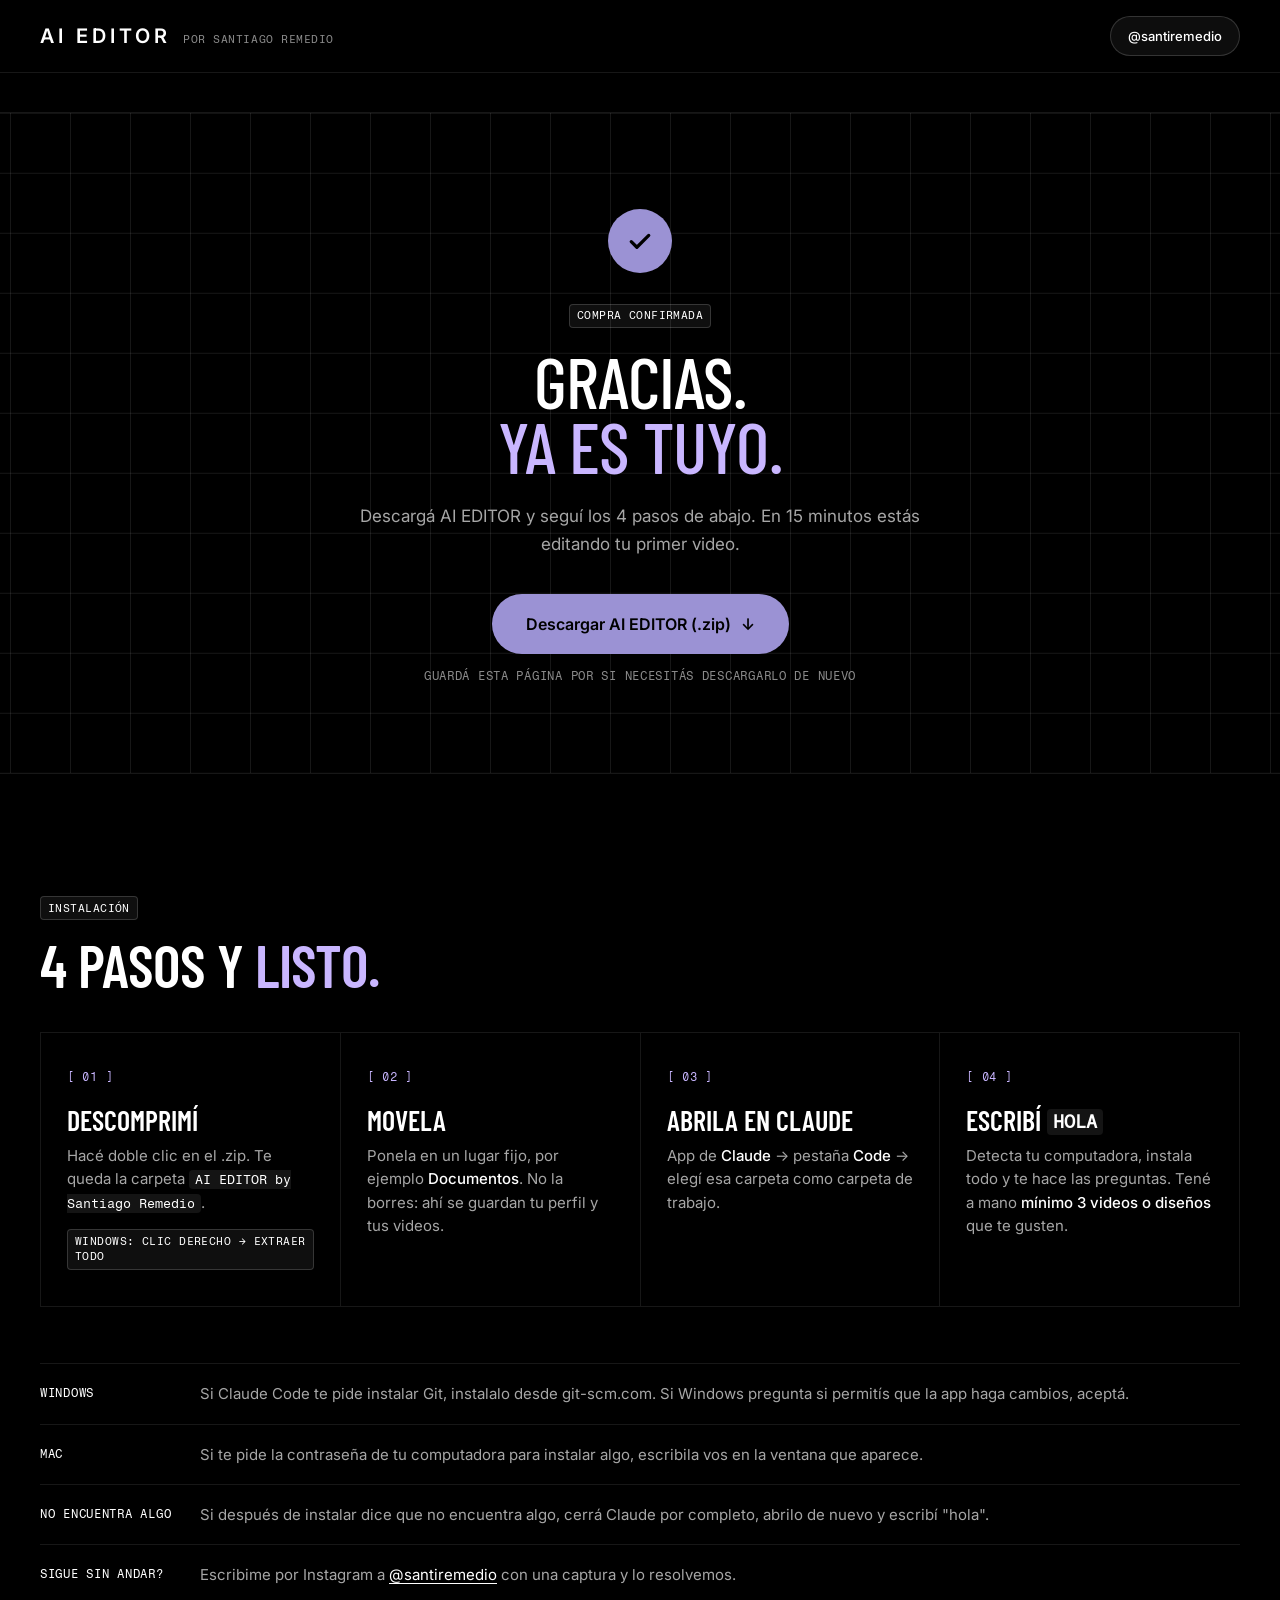
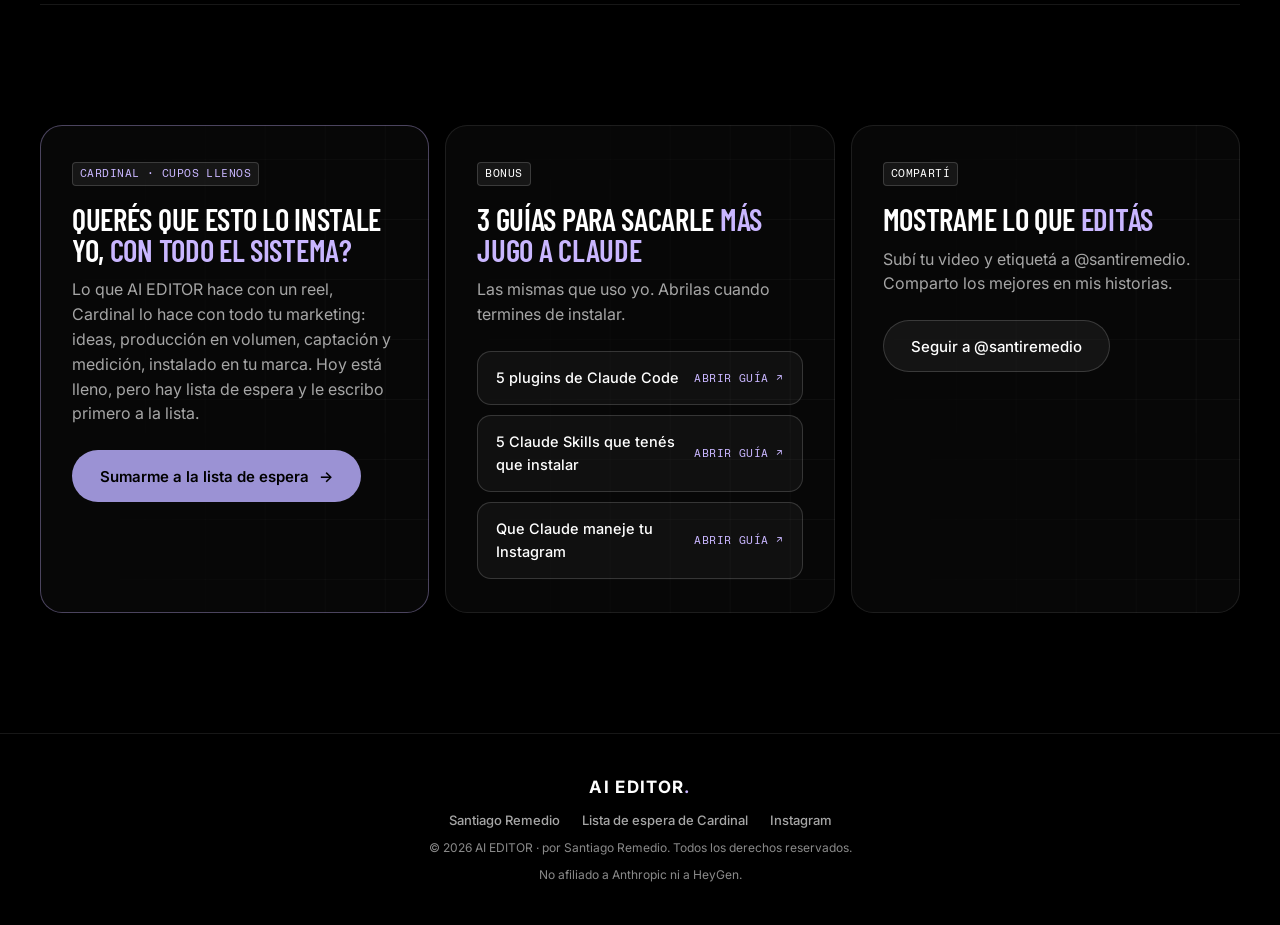
<file: paid/index.html>
<!doctype html>
<html lang="es">
<head>
<meta charset="utf-8">
<meta name="viewport" content="width=device-width, initial-scale=1">
<title>Gracias · AI EDITOR by Santiago Remedio</title>
<meta name="robots" content="noindex, nofollow">
<meta name="theme-color" content="#000000">
<link rel="icon" href="data:image/svg+xml,%3Csvg xmlns='http://www.w3.org/2000/svg' viewBox='0 0 64 64'%3E%3Crect width='64' height='64' rx='14' fill='%23000000'/%3E%3Cpath d='M24 18l24 14-24 14z' fill='%239b92d4'/%3E%3C/svg%3E">
<link rel="preconnect" href="https://fonts.googleapis.com">
<link rel="preconnect" href="https://fonts.gstatic.com" crossorigin>
<link href="https://fonts.googleapis.com/css2?family=Barlow+Condensed:wght@500;600&family=Fragment+Mono&family=Inter:wght@400;500;600&display=swap" rel="stylesheet">
<link rel="stylesheet" href="/aieditor/estilos.css">
<script src="/aieditor/config.js"></script>
<style>
  .thanks { border-bottom: 1px solid var(--line); }
  .thanks .gridbg { padding: 96px 0 88px; }
  .thanks .wrap { max-width: 900px; text-align: center; }
  .check {
    width: 64px; height: 64px; margin: 0 auto 28px; border-radius: 50%; display: grid; place-items: center;
    background: var(--lilac); color: var(--ink);
    animation: pop 600ms var(--ease-out) backwards;
  }
  .check svg { stroke-dasharray: 30; stroke-dashoffset: 0; animation: draw 500ms 250ms var(--ease-out) backwards; }
  @keyframes pop { from { transform: scale(0.6); opacity: 0; } }
  @keyframes draw { from { stroke-dashoffset: 30; } to { stroke-dashoffset: 0; } }
  @media (prefers-reduced-motion: reduce) { .check, .check svg { animation: none; } }
  .thanks .body { margin: 24px auto 0; max-width: 560px; }
  .dl { margin-top: 36px; display: flex; flex-direction: column; align-items: center; gap: 14px; }
  .dl .btn { height: 60px; padding: 0 34px; font-size: 16px; }

  .head { display: flex; justify-content: space-between; align-items: end; gap: 20px; flex-wrap: wrap; margin-bottom: 40px; }
  .steps4 { display: grid; grid-template-columns: repeat(4, 1fr); border-top: 1px solid var(--line); border-left: 1px solid var(--line); }
  .s4 { padding: 30px 26px 36px; border-right: 1px solid var(--line); border-bottom: 1px solid var(--line); }
  .s4 .label { color: var(--lilac-text); }
  .s4 h3 { font-family: var(--display); font-weight: 600; text-transform: uppercase; font-size: 28px; line-height: 1; margin: 18px 0 10px; }
  .s4 p { color: var(--muted); margin: 0; font-size: 15px; }
  .s4 b { color: var(--text); font-weight: 500; }
  .s4 code { font-family: var(--mono); font-size: 13px; color: var(--text); background: rgba(255,255,255,0.08); padding: 2px 6px; border-radius: 4px; }
  .s4 .os { margin-top: 14px; }
  .s4 .os .tag { height: auto; padding: 6px 8px; line-height: 1.35; }
  @media (max-width: 980px) { .steps4 { grid-template-columns: 1fr 1fr; } }
  @media (max-width: 560px) { .steps4 { grid-template-columns: 1fr; } }

  .help { margin-top: 56px; border-top: 1px solid var(--line); }
  .help li { display: grid; grid-template-columns: 140px 1fr; gap: 20px; padding: 18px 0; border-bottom: 1px solid var(--line); color: var(--muted); font-size: 15px; }
  .help ul { list-style: none; margin: 0; padding: 0; }
  .help li .label { color: var(--text); padding-top: 3px; }
  .help a { color: var(--text); text-decoration: underline; text-underline-offset: 3px; }
  @media (max-width: 560px) { .help li { grid-template-columns: 1fr; gap: 6px; } }

  .cards { display: grid; grid-template-columns: repeat(auto-fit, minmax(300px, 1fr)); gap: 16px; }
  .cardx { border-radius: 22px; padding: 34px 32px; background: var(--bg-2); box-shadow: 0 0 0 1px var(--line) inset; position: relative; overflow: hidden; }
  .cardx > .gridbg { position: absolute; inset: 0; opacity: .4; mask-image: linear-gradient(90deg, transparent, #000); -webkit-mask-image: linear-gradient(90deg, transparent, #000); }
  .cardx > *:not(.gridbg) { position: relative; }
  .cardx p { color: var(--muted); margin: 12px 0 24px; max-width: 460px; }
  .cardx .guide-links { margin: 0; max-width: none; }
  .cardx--bridge { box-shadow: 0 0 0 1px rgba(201,182,255,.35) inset; }
  .cardx--bridge .tag { color: var(--lilac-text); }
</style>
</head>
<body>

<nav class="nav">
  <div class="wrap">
    <div class="brand">
      <a class="logo" href="/aieditor" aria-label="AI EDITOR">AI EDITOR</a>
      <a class="by-link" href="https://santiagoremedio.com/">por Santiago Remedio</a>
    </div>
    <a class="btn btn-dark" href="https://www.instagram.com/santiremedio/" target="_blank" rel="noopener" style="margin-left:auto;height:40px;padding:0 18px;font-size:13px">@santiremedio</a>
  </div>
</nav>
<div class="rule" aria-hidden="true"></div>

<header class="thanks">
  <div class="gridbg">
    <div class="wrap">
      <div class="check" aria-hidden="true"><svg width="30" height="30" viewBox="0 0 24 24" fill="none" stroke="currentColor" stroke-width="2.6" stroke-linecap="round" stroke-linejoin="round"><path d="m5 12.5 4.5 4.5L19 7.5"/></svg></div>
      <span class="tag">Compra confirmada</span>
      <h1 class="d1" style="margin-top:20px">Gracias.<br><span class="it">Ya es tuyo.</span></h1>
      <p class="body">Descargá AI EDITOR y seguí los 4 pasos de abajo. En 15 minutos estás editando tu primer video.</p>
      <div class="dl">
        <a class="btn js-download" href="#">Descargar AI EDITOR (.zip) <span class="arrow">↓</span></a>
        <span class="label">Guardá esta página por si necesitás descargarlo de nuevo</span>
      </div>
    </div>
  </div>
</header>

<section>
  <div class="wrap">
    <div class="head"><div><span class="tag">Instalación</span><h2 class="d2" style="margin-top:18px">4 pasos y <span class="it">listo.</span></h2></div></div>
    <div class="steps4">
      <div class="s4"><span class="label">[ 01 ]</span><h3>Descomprimí</h3><p>Hacé doble clic en el .zip. Te queda la carpeta <code>AI EDITOR by Santiago Remedio</code>.</p><p class="os"><span class="tag">Windows: clic derecho → Extraer todo</span></p></div>
      <div class="s4"><span class="label">[ 02 ]</span><h3>Movela</h3><p>Ponela en un lugar fijo, por ejemplo <b>Documentos</b>. No la borres: ahí se guardan tu perfil y tus videos.</p></div>
      <div class="s4"><span class="label">[ 03 ]</span><h3>Abrila en Claude</h3><p>App de <b>Claude</b> → pestaña <b>Code</b> → elegí esa carpeta como carpeta de trabajo.</p></div>
      <div class="s4"><span class="label">[ 04 ]</span><h3>Escribí <code style="font-size:18px;vertical-align:3px">hola</code></h3><p>Detecta tu computadora, instala todo y te hace las preguntas. Tené a mano <b>mínimo 3 videos o diseños</b> que te gusten.</p></div>
    </div>

    <div class="help">
      <ul>
        <li><span class="label">Windows</span><span>Si Claude Code te pide instalar Git, instalalo desde git-scm.com. Si Windows pregunta si permitís que la app haga cambios, aceptá.</span></li>
        <li><span class="label">Mac</span><span>Si te pide la contraseña de tu computadora para instalar algo, escribila vos en la ventana que aparece.</span></li>
        <li><span class="label">No encuentra algo</span><span>Si después de instalar dice que no encuentra algo, cerrá Claude por completo, abrilo de nuevo y escribí "hola".</span></li>
        <li><span class="label">Sigue sin andar?</span><span>Escribime por Instagram a <a href="https://www.instagram.com/santiremedio/" target="_blank" rel="noopener">@santiremedio</a> con una captura y lo resolvemos.</span></li>
      </ul>
    </div>
  </div>
</section>

<section style="padding-top:0">
  <div class="wrap cards">
    <div class="cardx cardx--bridge js-community">
      <div class="gridbg" aria-hidden="true"></div>
      <span class="tag">Cardinal · cupos llenos</span>
      <h3 class="d3" style="margin-top:18px">Querés que esto lo instale yo, <span class="it">con todo el sistema?</span></h3>
      <p>Lo que AI EDITOR hace con un reel, Cardinal lo hace con todo tu marketing: ideas, producción en volumen, captación y medición, instalado en tu marca. Hoy está lleno, pero hay lista de espera y le escribo primero a la lista.</p>
      <a class="btn" href="#">Sumarme a la lista de espera <span class="arrow">→</span></a>
    </div>
    <div class="cardx">
      <div class="gridbg" aria-hidden="true"></div>
      <span class="tag">Bonus</span>
      <h3 class="d3" style="margin-top:18px">3 guías para sacarle <span class="it">más jugo a Claude</span></h3>
      <p>Las mismas que uso yo. Abrilas cuando termines de instalar.</p>
      <div class="guide-links js-guide-links-static"></div>
    </div>
    <div class="cardx">
      <div class="gridbg" aria-hidden="true"></div>
      <span class="tag">Compartí</span>
      <h3 class="d3" style="margin-top:18px">Mostrame lo que <span class="it">editás</span></h3>
      <p>Subí tu video y etiquetá a @santiremedio. Comparto los mejores en mis historias.</p>
      <a class="btn btn-dark" href="https://www.instagram.com/santiremedio/" target="_blank" rel="noopener">Seguir a @santiremedio</a>
    </div>
  </div>
</section>

<footer class="foot">
  <div class="foot-mark">AI EDITOR<span>.</span></div>
  <nav class="foot-links" aria-label="Más de Santiago Remedio">
    <a href="https://santiagoremedio.com/">Santiago Remedio</a>
    <a href="https://santiagoremedio.com/#lista">Lista de espera de Cardinal</a>
    <a href="https://www.instagram.com/santiremedio/" target="_blank" rel="noopener">Instagram</a>
  </nav>
  <div class="foot-copy">© <span class="js-year">2026</span> AI EDITOR · por Santiago Remedio. Todos los derechos reservados.</div>
  <div class="foot-copy">No afiliado a Anthropic ni a HeyGen.</div>
</footer>

<script src="/aieditor/app.js"></script>
</body>
</html>
</file>
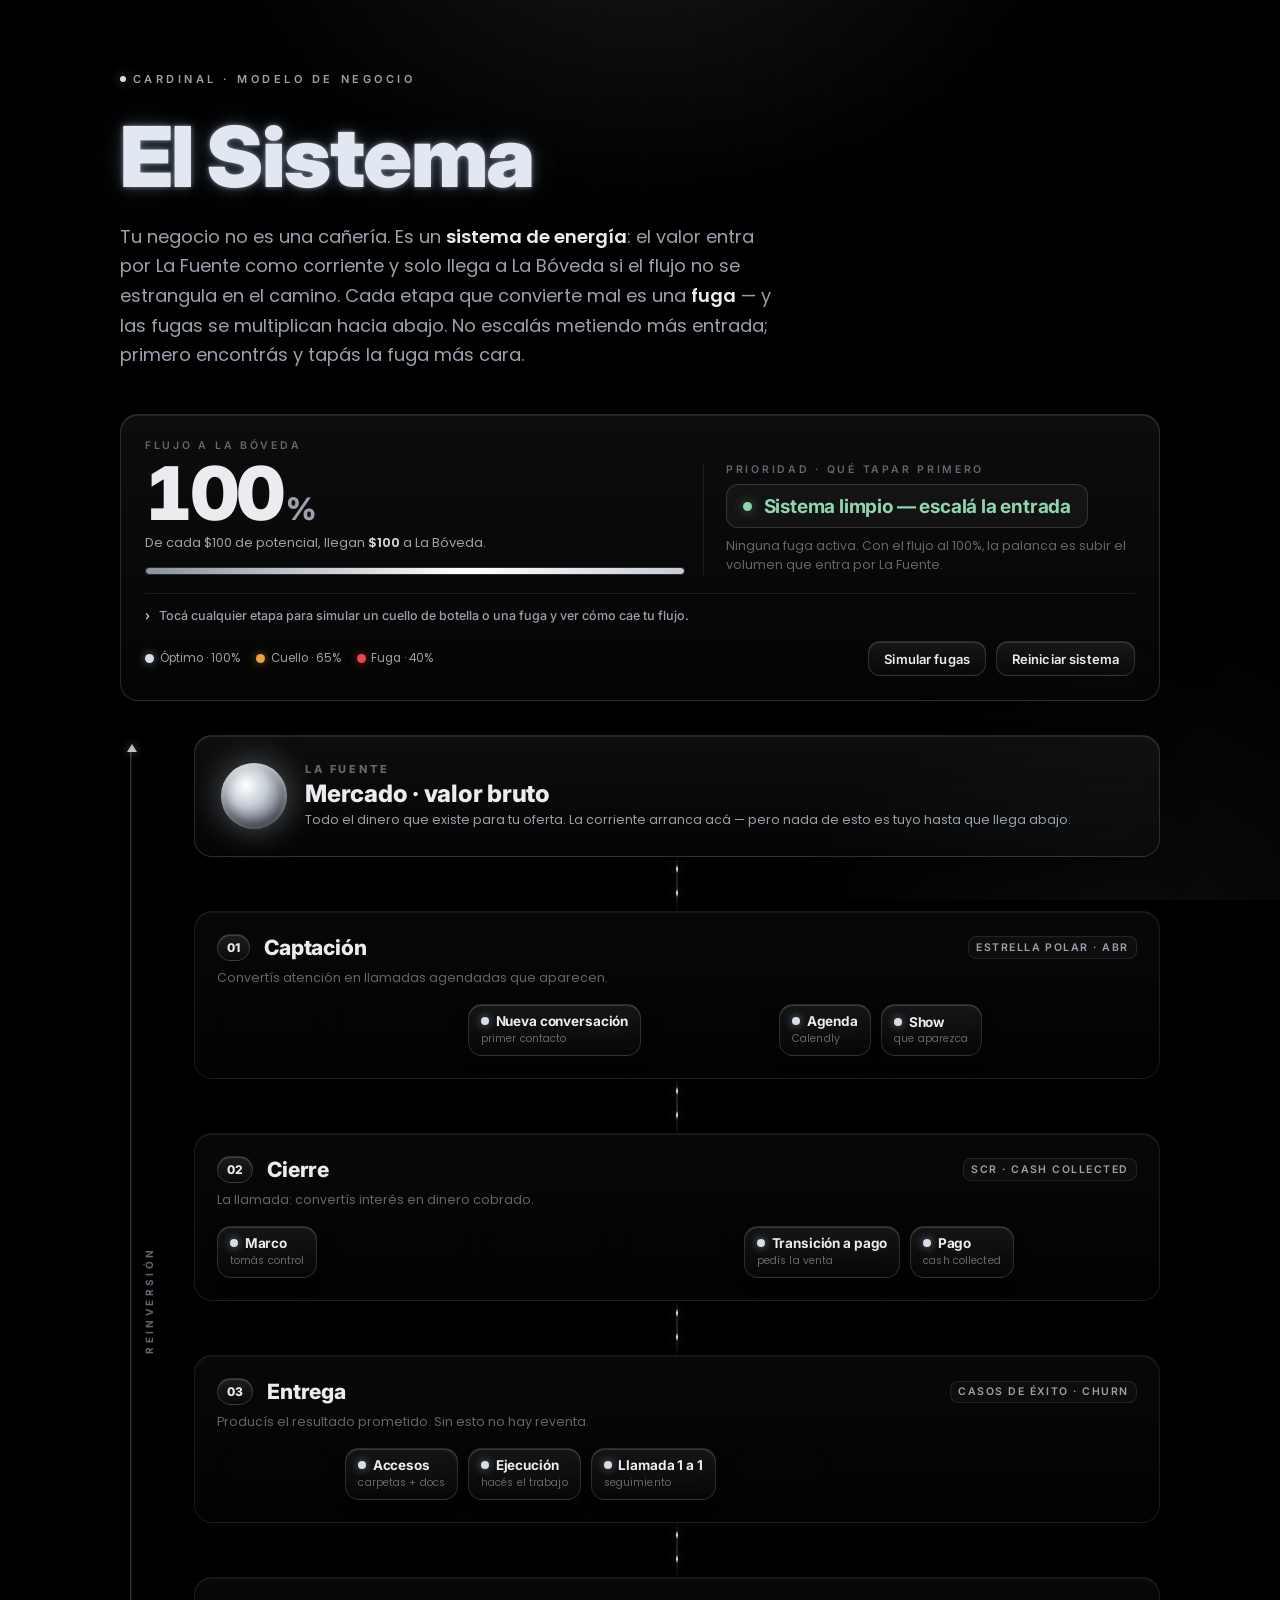
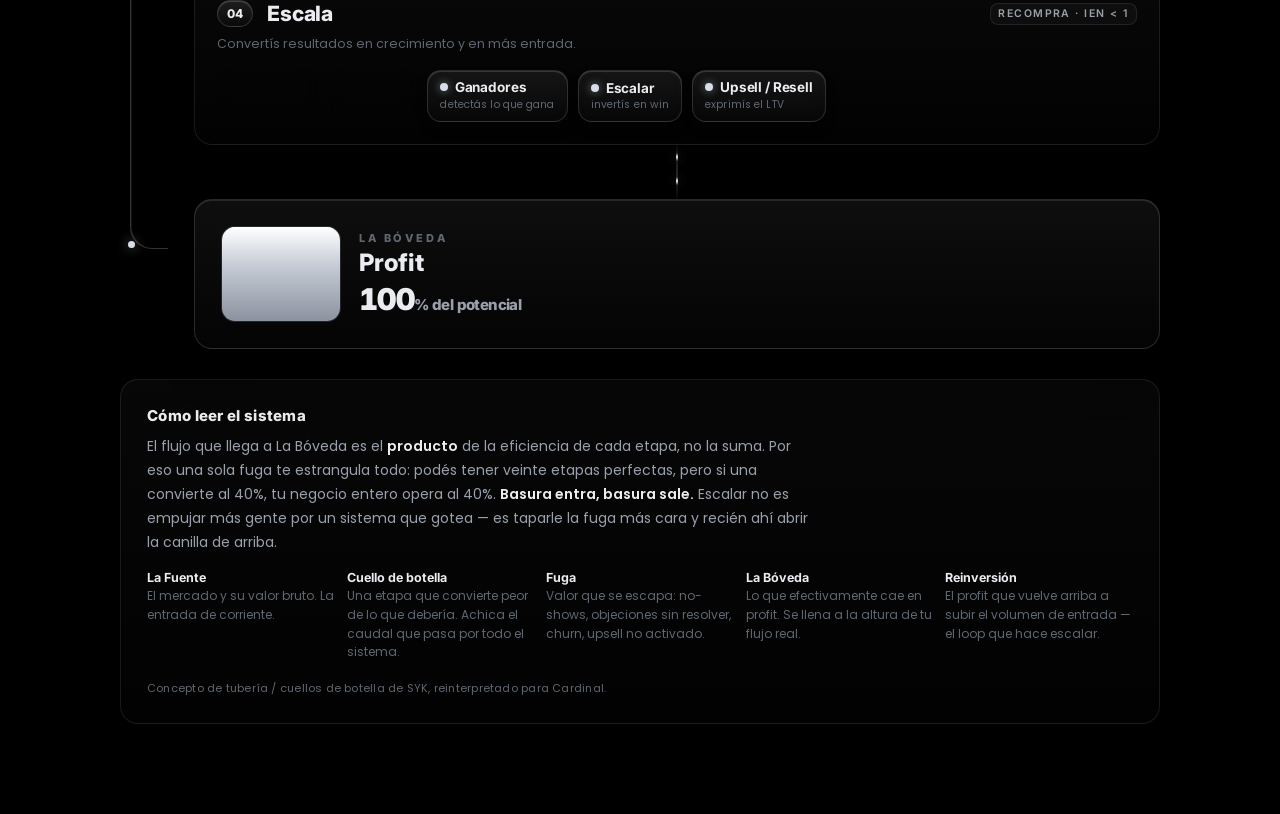
<file: sistema-cardinal/index.html>
<!doctype html>
<html lang="es">
<head>
<meta charset="utf-8" />
<meta name="viewport" content="width=device-width, initial-scale=1, viewport-fit=cover" />
<title>El Sistema Cardinal</title>
<link rel="preconnect" href="https://fonts.googleapis.com">
<link rel="preconnect" href="https://fonts.gstatic.com" crossorigin>
<link href="https://fonts.googleapis.com/css2?family=Inter:wght@400;500;600;700;800;900&family=Poppins:wght@400;500;600&display=swap" rel="stylesheet">
<style>
  :root{
    --void:#000000;
    --panel:rgba(255,255,255,.030);
    --panel-2:rgba(255,255,255,.055);
    --line:rgba(255,255,255,.085);
    --line-2:rgba(255,255,255,.14);
    --txt:#EAECEF;
    --txt-2:#9AA1AC;
    --txt-3:#5F6771;
    --chrome-a:#FFFFFF;
    --chrome-b:#C2CAD4;
    --chrome-c:#828B97;
    --flow:#D7DEE7;
    --flow-glow:rgba(197,212,229,.55);
    --warn:#E8A33D;
    --warn-glow:rgba(232,163,61,.55);
    --crit:#E5484D;
    --crit-glow:rgba(229,72,77,.55);
    --ok:#8FD6B0;
    --r:18px;
    --ff-d:"Inter",system-ui,-apple-system,"Segoe UI",sans-serif;
    --ff-b:"Poppins",system-ui,-apple-system,"Segoe UI",sans-serif;
  }

  *{box-sizing:border-box}
  html,body{margin:0;background:var(--void);color:var(--txt);font-family:var(--ff-b);
    -webkit-font-smoothing:antialiased;text-rendering:optimizeLegibility}
  body{position:relative;overflow-x:hidden;min-height:100vh}

  /* ---- ambient background: masked grid + radial glows (Cardinal signature) ---- */
  body::before{
    content:"";position:fixed;inset:0;pointer-events:none;z-index:0;
    background-image:
      linear-gradient(rgba(255,255,255,.035) 1px,transparent 1px),
      linear-gradient(90deg,rgba(255,255,255,.035) 1px,transparent 1px);
    background-size:46px 46px;
    -webkit-mask-image:radial-gradient(120% 90% at 50% 6%,#000 0%,transparent 72%);
            mask-image:radial-gradient(120% 90% at 50% 6%,#000 0%,transparent 72%);
    opacity:.5;
  }
  body::after{
    content:"";position:fixed;inset:0;pointer-events:none;z-index:0;
    background:
      radial-gradient(700px 460px at 50% -8%,rgba(190,205,225,.10),transparent 60%),
      radial-gradient(620px 620px at 88% 108%,rgba(150,170,200,.07),transparent 60%);
  }

  .wrap{position:relative;z-index:1;max-width:1120px;margin:0 auto;padding:clamp(28px,5vw,64px) clamp(16px,4vw,40px) 90px}

  /* ---------------- header ---------------- */
  .eyebrow{display:inline-flex;align-items:center;gap:.6em;font-family:var(--ff-d);
    font-weight:600;font-size:11px;letter-spacing:.32em;text-transform:uppercase;color:var(--txt-2)}
  .eyebrow .dot{width:6px;height:6px;border-radius:50%;background:var(--flow);
    box-shadow:0 0 12px var(--flow-glow)}
  h1{font-family:var(--ff-d);font-weight:900;letter-spacing:-.02em;line-height:.98;
    font-size:clamp(40px,8.4vw,84px);margin:.32em 0 .28em}
  .shimmer{
    color:#E2E8F1;
    text-shadow:
      0 0 4px rgba(230,238,250,.45),
      0 0 14px rgba(190,208,236,.26),
      0 0 34px rgba(150,182,230,.15);
  }
  .lede{max-width:60ch;font-size:clamp(15px,1.7vw,18px);line-height:1.65;color:var(--txt-2);margin:0}
  .lede b{color:var(--txt);font-weight:600}

  /* ---------------- HUD ---------------- */
  .hud{margin:clamp(28px,4vw,44px) 0 8px;border:1px solid var(--line-2);border-radius:var(--r);
    background:linear-gradient(180deg,rgba(255,255,255,.05),rgba(255,255,255,.015));
    box-shadow:inset 0 1px 0 rgba(255,255,255,.10),0 24px 60px -30px rgba(0,0,0,.9);
    -webkit-backdrop-filter:blur(10px);backdrop-filter:blur(10px);
    padding:clamp(16px,2.4vw,24px);display:grid;gap:18px;
    grid-template-columns:1.25fr 1fr;align-items:end}
  .hud .lbl{font-family:var(--ff-d);font-weight:600;font-size:10.5px;letter-spacing:.26em;
    text-transform:uppercase;color:var(--txt-3);margin-bottom:8px}
  .flowNum{font-family:var(--ff-d);font-weight:900;line-height:.9;letter-spacing:-.03em;
    font-size:clamp(46px,8vw,74px);font-variant-numeric:tabular-nums}
  .flowNum small{font-size:.42em;font-weight:800;color:var(--txt-2);margin-left:.12em}
  .money{font-size:13px;color:var(--txt-2);margin-top:6px}
  .money b{color:var(--flow);font-weight:600}
  .bar{height:8px;border-radius:99px;background:rgba(255,255,255,.06);
    border:1px solid var(--line);overflow:hidden;margin-top:14px}
  .bar > i{display:block;height:100%;width:100%;border-radius:99px;
    background:linear-gradient(90deg,#8B93A0,#FFFFFF 60%,#C6CDD6);
    box-shadow:0 0 18px var(--flow-glow);transition:width .6s cubic-bezier(.2,.8,.2,1),background .4s}

  .prio{border-left:1px solid var(--line);padding-left:clamp(14px,2vw,22px)}
  .chip{display:inline-flex;align-items:center;gap:.6em;max-width:100%;
    font-family:var(--ff-d);font-weight:700;font-size:clamp(15px,2vw,19px);letter-spacing:-.01em;
    padding:.5em .85em;border-radius:12px;border:1px solid var(--line-2);
    background:rgba(255,255,255,.04);color:var(--txt)}
  .chip .pin{width:9px;height:9px;border-radius:50%;flex:0 0 auto;background:var(--crit);
    box-shadow:0 0 12px var(--crit-glow)}
  .chip.clean{color:var(--ok)}
  .chip.clean .pin{background:var(--ok);box-shadow:0 0 12px rgba(143,214,176,.5)}
  .prio .hint{font-size:12.5px;color:var(--txt-3);margin-top:9px;line-height:1.5}

  .console{grid-column:1/-1;font-family:var(--ff-d);font-weight:500;font-size:12.5px;
    color:var(--txt-2);border-top:1px solid var(--line);padding-top:14px;min-height:1.2em;
    display:flex;align-items:center;gap:.7em}
  .console .caret{color:var(--flow)}

  .controls{grid-column:1/-1;display:flex;flex-wrap:wrap;gap:10px;align-items:center;
    justify-content:space-between}
  .btns{display:flex;gap:10px;flex-wrap:wrap}
  button.act{font-family:var(--ff-d);font-weight:600;font-size:13px;letter-spacing:.01em;color:var(--txt);
    padding:.68em 1.15em;border-radius:12px;cursor:pointer;
    border:1px solid var(--line-2);background:linear-gradient(180deg,rgba(255,255,255,.07),rgba(255,255,255,.02));
    box-shadow:inset 0 1px 0 rgba(255,255,255,.12);transition:transform .15s,border-color .2s,box-shadow .2s}
  button.act:hover{border-color:rgba(255,255,255,.28);box-shadow:inset 0 1px 0 rgba(255,255,255,.18),0 0 22px rgba(190,205,225,.14)}
  button.act:active{transform:translateY(1px)}
  button.act:focus-visible{outline:2px solid var(--flow);outline-offset:2px}
  .legend{display:flex;gap:16px;flex-wrap:wrap;align-items:center;font-size:11.5px;color:var(--txt-2)}
  .legend span{display:inline-flex;align-items:center;gap:.5em}
  .legend .k{width:9px;height:9px;border-radius:50%}
  .k.optimo{background:var(--flow);box-shadow:0 0 10px var(--flow-glow)}
  .k.cuello{background:var(--warn);box-shadow:0 0 10px var(--warn-glow)}
  .k.fuga{background:var(--crit);box-shadow:0 0 10px var(--crit-glow)}

  /* ---------------- the system ---------------- */
  .stage-wrap{position:relative;margin-top:34px;padding-left:0}
  .system-col{display:flex;flex-direction:column;align-items:stretch;gap:0}

  /* source + vault shells */
  .terminal{position:relative;border-radius:var(--r);border:1px solid var(--line-2);
    background:linear-gradient(180deg,rgba(255,255,255,.055),rgba(255,255,255,.015));
    box-shadow:inset 0 1px 0 rgba(255,255,255,.10),0 30px 70px -40px rgba(0,0,0,1);
    -webkit-backdrop-filter:blur(10px);backdrop-filter:blur(10px);
    padding:clamp(18px,2.6vw,26px);display:flex;align-items:center;gap:18px}
  .orb{flex:0 0 auto;width:66px;height:66px;border-radius:50%;position:relative;
    background:radial-gradient(circle at 38% 34%,#FFFFFF,#C6CDD6 34%,#5A626D 78%,#2A2E34 100%);
    box-shadow:0 0 34px rgba(197,212,229,.4),inset 0 2px 6px rgba(255,255,255,.6),inset 0 -6px 14px rgba(0,0,0,.5);
    animation:pulse 3.4s ease-in-out infinite}
  @keyframes pulse{0%,100%{box-shadow:0 0 26px rgba(197,212,229,.32),inset 0 2px 6px rgba(255,255,255,.6),inset 0 -6px 14px rgba(0,0,0,.5)}
    50%{box-shadow:0 0 46px rgba(197,212,229,.55),inset 0 2px 6px rgba(255,255,255,.7),inset 0 -6px 14px rgba(0,0,0,.5)}}
  .terminal .tt{font-family:var(--ff-d);font-weight:800;font-size:11px;letter-spacing:.26em;
    text-transform:uppercase;color:var(--txt-3)}
  .terminal .th{font-family:var(--ff-d);font-weight:800;font-size:clamp(18px,2.6vw,24px);letter-spacing:-.01em;margin-top:3px}
  .terminal .ts{font-size:12.5px;color:var(--txt-2);margin-top:3px;line-height:1.5}

  /* vault */
  .vault{align-items:stretch}
  .vault .vbody{flex:0 0 auto;width:120px;height:96px;border-radius:14px;position:relative;overflow:hidden;
    border:1px solid var(--line-2);background:rgba(0,0,0,.5);
    box-shadow:inset 0 2px 8px rgba(0,0,0,.7)}
  .vault .fill{position:absolute;left:0;right:0;bottom:0;height:12%;
    background:linear-gradient(180deg,#FFFFFF,#C6CDD6 40%,#8B93A0);
    box-shadow:0 0 26px var(--flow-glow),0 -1px 0 rgba(255,255,255,.9);
    transition:height .7s cubic-bezier(.2,.85,.2,1),background .4s}
  .vault .fill::before{content:"";position:absolute;inset:0 0 auto 0;height:2px;background:rgba(255,255,255,.9)}
  .vault .vmeta{display:flex;flex-direction:column;justify-content:center}
  .vault .vpct{font-family:var(--ff-d);font-weight:900;font-size:clamp(22px,3.4vw,30px);
    letter-spacing:-.02em;font-variant-numeric:tabular-nums;margin-top:4px}

  /* connectors */
  .conn{height:54px;position:relative}
  /* faint static rail — always visible, brightens with flow */
  .conn .wire{position:absolute;left:50%;top:0;bottom:0;width:2px;transform:translateX(-50%);border-radius:2px;
    background:linear-gradient(180deg,rgba(215,222,231,.03),rgba(215,222,231,.17) 50%,rgba(215,222,231,.03));
    opacity:calc(.4 + var(--lvl,1) * .6)}
  /* current: a periodic dashed gradient scrolled by exactly one tile → seamless loop */
  .conn .flow{position:absolute;left:50%;top:0;bottom:0;width:2px;transform:translateX(-50%);border-radius:2px;
    background:repeating-linear-gradient(180deg,
      rgba(234,241,255,0) 0px,
      rgba(234,241,255,0) 8px,
      #EAF1FF 12px,
      rgba(234,241,255,0) 16px,
      rgba(234,241,255,0) 24px);
    background-size:100% 24px;
    filter:drop-shadow(0 0 5px var(--flow-glow));
    opacity:var(--lvl,1);
    will-change:background-position;
    animation:flow 1.4s linear infinite}
  @keyframes flow{from{background-position:0 0}to{background-position:0 24px}}

  /* phase card */
  .phase{position:relative;border-radius:var(--r);border:1px solid var(--line);
    background:linear-gradient(180deg,rgba(255,255,255,.032),rgba(255,255,255,.008));
    box-shadow:inset 0 1px 0 rgba(255,255,255,.06);
    padding:clamp(16px,2.3vw,22px)}
  .phead{display:flex;align-items:center;gap:14px;margin-bottom:16px;flex-wrap:wrap}
  .pnum{font-family:var(--ff-d);font-weight:800;font-size:12px;letter-spacing:.04em;color:var(--txt);
    padding:.42em .72em;border-radius:99px;border:1px solid var(--line-2);
    background:linear-gradient(180deg,rgba(255,255,255,.09),rgba(255,255,255,.02));
    box-shadow:inset 0 1px 0 rgba(255,255,255,.16);flex:0 0 auto}
  .pname{font-family:var(--ff-d);font-weight:800;font-size:clamp(17px,2.4vw,21px);letter-spacing:-.01em}
  .pmetric{font-family:var(--ff-d);font-weight:600;font-size:10.5px;letter-spacing:.14em;text-transform:uppercase;
    color:var(--txt-2);padding:.36em .7em;border-radius:8px;border:1px solid var(--line);
    background:rgba(255,255,255,.03);margin-left:auto}
  .pdesc{width:100%;font-size:12.5px;color:var(--txt-3);margin-top:-6px;line-height:1.5}

  .rail{display:flex;flex-wrap:wrap;gap:10px}

  /* node = chrome glass capsule */
  .node{position:relative;display:flex;flex-direction:column;align-items:flex-start;gap:2px;
    text-align:left;cursor:pointer;border-radius:14px;padding:.62em .9em .6em;
    border:1px solid var(--line-2);
    background:linear-gradient(180deg,rgba(255,255,255,.07),rgba(255,255,255,.02));
    box-shadow:inset 0 1px 0 rgba(255,255,255,.14),0 8px 20px -12px rgba(0,0,0,.9);
    -webkit-backdrop-filter:blur(7px);backdrop-filter:blur(7px);
    color:var(--txt);font-family:var(--ff-b);transition:transform .16s,border-color .25s,box-shadow .25s,background .25s;
    -webkit-tap-highlight-color:transparent}
  .node:hover{transform:translateY(-2px)}
  .node:focus-visible{outline:2px solid var(--flow);outline-offset:2px}
  .node .nname{font-family:var(--ff-d);font-weight:700;font-size:13.5px;letter-spacing:-.01em;
    display:flex;align-items:center;gap:.5em}
  .node .nstat{width:8px;height:8px;border-radius:50%;flex:0 0 auto;background:var(--flow);
    box-shadow:0 0 9px var(--flow-glow);transition:background .25s,box-shadow .25s}
  .node .nsub{font-size:10.5px;color:var(--txt-3);letter-spacing:.01em}

  .node[data-state="cuello"]{border-color:rgba(232,163,61,.6);
    background:linear-gradient(180deg,rgba(232,163,61,.14),rgba(232,163,61,.03));
    box-shadow:inset 0 1px 0 rgba(255,255,255,.1),0 0 24px var(--warn-glow)}
  .node[data-state="cuello"] .nstat{background:var(--warn);box-shadow:0 0 11px var(--warn-glow)}
  .node[data-state="cuello"] .nsub{color:#E8A33D}
  .node[data-state="fuga"]{border-color:rgba(229,72,77,.65);
    background:linear-gradient(180deg,rgba(229,72,77,.15),rgba(229,72,77,.03));
    box-shadow:inset 0 1px 0 rgba(255,255,255,.08),0 0 26px var(--crit-glow)}
  .node[data-state="fuga"] .nstat{background:var(--crit);box-shadow:0 0 12px var(--crit-glow)}
  .node[data-state="fuga"] .nsub{color:#E5484D}

  /* the single binding constraint: steady outline + seamless expanding halo */
  .node.binding{border-color:rgba(229,72,77,.85);
    box-shadow:inset 0 1px 0 rgba(255,255,255,.08),0 0 0 1.5px rgba(229,72,77,.85),0 0 30px var(--crit-glow)}
  .node.binding::after{content:"";position:absolute;inset:0;border-radius:14px;pointer-events:none;
    box-shadow:0 0 0 0 rgba(229,72,77,.45);
    animation:ring 1.8s ease-out infinite}
  @keyframes ring{from{box-shadow:0 0 0 0 rgba(229,72,77,.45)}
    to{box-shadow:0 0 0 16px rgba(229,72,77,0)}}

  /* reinversión return line (desktop) — rises from the vault back up to the source */
  .loop{position:absolute;left:10px;top:16px;bottom:100px;width:38px;pointer-events:none;
    border-left:1.5px solid rgba(255,255,255,.20);
    border-bottom:1.5px solid rgba(255,255,255,.20);
    border-bottom-left-radius:22px;
    box-shadow:inset 1px 0 0 rgba(255,255,255,.08),-16px 0 44px -24px rgba(190,205,225,.3)}
  /* arrowhead caps the top of the line, pointing up — flow returns to the source */
  .loop .up{position:absolute;left:-4px;top:-7px;width:0;height:0;
    border-left:5px solid transparent;border-right:5px solid transparent;
    border-bottom:8px solid rgba(215,222,231,.85);
    filter:drop-shadow(0 0 4px var(--flow-glow))}
  .loop .spark{position:absolute;left:-3px;width:7px;height:7px;border-radius:50%;
    background:var(--flow);box-shadow:0 0 12px var(--flow-glow);bottom:0;
    animation:rise 3.2s ease-in-out infinite}
  @keyframes rise{0%{bottom:0;opacity:0}12%{opacity:1}84%{opacity:1}100%{bottom:calc(100% - 7px);opacity:0}}
  .loop .rl{position:absolute;left:12px;top:50%;transform:translateY(-50%) rotate(180deg);
    writing-mode:vertical-rl;font-family:var(--ff-d);font-weight:700;font-size:10px;letter-spacing:.34em;
    text-transform:uppercase;color:var(--txt-3);white-space:nowrap}

  .reloop-mobile{display:none}

  /* concept card */
  .concept{margin-top:30px;border:1px solid var(--line);border-radius:var(--r);
    background:linear-gradient(180deg,rgba(255,255,255,.028),rgba(255,255,255,.006));
    padding:clamp(18px,2.6vw,26px)}
  .concept h3{font-family:var(--ff-d);font-weight:800;font-size:15px;letter-spacing:.02em;margin:0 0 10px}
  .concept p{font-size:14px;line-height:1.7;color:var(--txt-2);margin:0 0 16px;max-width:74ch}
  .concept p b{color:var(--txt);font-weight:600}
  .gloss{display:grid;grid-template-columns:repeat(auto-fit,minmax(180px,1fr));gap:12px}
  .gloss dt{font-family:var(--ff-d);font-weight:700;font-size:12.5px;color:var(--txt);margin-bottom:2px}
  .gloss dd{margin:0;font-size:12px;color:var(--txt-3);line-height:1.55}
  .src{margin-top:18px;font-size:11px;color:var(--txt-3);letter-spacing:.02em}

  /* responsive */
  @media (min-width:760px){
    .stage-wrap{padding-left:74px}
  }
  @media (max-width:759px){
    .hud{grid-template-columns:1fr}
    .prio{border-left:none;border-top:1px solid var(--line);padding-left:0;padding-top:16px}
    .controls{flex-direction:column;align-items:stretch}
    .legend{justify-content:flex-start}
    .loop{display:none}
    .reloop-mobile{display:flex;align-items:center;gap:.6em;justify-content:center;
      margin-top:14px;font-family:var(--ff-d);font-weight:600;font-size:12px;color:var(--txt-2);
      border:1px dashed var(--line-2);border-radius:12px;padding:.7em 1em}
    .reloop-mobile b{color:var(--flow)}
    .terminal{flex-direction:column;text-align:center;gap:14px}
    .terminal .pdesc,.terminal .ts{text-align:center}
    .vault .vbody{width:100%;height:64px}
  }

  @media (prefers-reduced-motion:reduce){
    *{animation:none!important;transition:none!important}
  }
</style>
</head>
<body>
<div class="wrap">

  <header>
    <span class="eyebrow"><span class="dot"></span>Cardinal · Modelo de negocio</span>
    <h1><span class="shimmer">El Sistema</span></h1>
    <p class="lede">Tu negocio no es una cañería. Es un <b>sistema de energía</b>: el valor entra por La Fuente como corriente y solo llega a La Bóveda si el flujo no se estrangula en el camino. Cada etapa que convierte mal es una <b>fuga</b> — y las fugas se multiplican hacia abajo. No escalás metiendo más entrada; primero encontrás y tapás la fuga más cara.</p>
  </header>

  <!-- HUD -->
  <section class="hud" aria-label="Estado del sistema">
    <div>
      <div class="lbl">Flujo a La Bóveda</div>
      <div class="flowNum"><span id="flowNum">100</span><small>%</small></div>
      <div class="money">De cada $100 de potencial, llegan <b id="moneyOut">$100</b> a La Bóveda.</div>
      <div class="bar"><i id="flowBar"></i></div>
    </div>
    <div class="prio">
      <div class="lbl">Prioridad · qué tapar primero</div>
      <div class="chip clean" id="prioChip"><span class="pin"></span><span id="prioTxt">Sistema limpio — escalá la entrada</span></div>
      <div class="hint" id="prioHint">Ninguna fuga activa. Con el flujo al 100%, la palanca es subir el volumen que entra por La Fuente.</div>
    </div>
    <div class="console"><span class="caret">›</span><span id="consoleMsg">Tocá cualquier etapa para simular un cuello de botella o una fuga y ver cómo cae tu flujo.</span></div>
    <div class="controls">
      <div class="legend">
        <span><i class="k optimo"></i>Óptimo · 100%</span>
        <span><i class="k cuello"></i>Cuello · 65%</span>
        <span><i class="k fuga"></i>Fuga · 40%</span>
      </div>
      <div class="btns">
        <button class="act" id="btnBreak">Simular fugas</button>
        <button class="act" id="btnReset">Reiniciar sistema</button>
      </div>
    </div>
  </section>

  <!-- SYSTEM -->
  <div class="stage-wrap">
    <div class="loop" aria-hidden="true">
      <span class="up"></span>
      <span class="spark"></span>
      <span class="rl">Reinversión</span>
    </div>

    <div class="system-col" id="systemCol">
      <!-- LA FUENTE -->
      <div class="terminal">
        <div class="orb" aria-hidden="true"></div>
        <div>
          <div class="tt">La Fuente</div>
          <div class="th">Mercado · valor bruto</div>
          <div class="ts">Todo el dinero que existe para tu oferta. La corriente arranca acá — pero nada de esto es tuyo hasta que llega abajo.</div>
        </div>
      </div>

      <div class="conn" data-conn="0" style="--lvl:1"><span class="wire"></span><span class="flow"></span></div>
      <!-- phases injected here -->
      <div id="phaseHost"></div>

      <!-- LA BÓVEDA -->
      <div class="terminal vault">
        <div class="vbody" aria-hidden="true"><div class="fill" id="vaultFill"></div></div>
        <div class="vmeta">
          <div class="tt">La Bóveda</div>
          <div class="th">Profit</div>
          <div class="vpct"><span id="vaultPct">100</span><small style="font-size:.5em;color:var(--txt-2);font-weight:800">% del potencial</small></div>
        </div>
      </div>

      <div class="reloop-mobile">↺&nbsp; <b>Reinversión</b>&nbsp;— el profit vuelve arriba a comprar más entrada.</div>
    </div>
  </div>

  <!-- CONCEPT -->
  <section class="concept">
    <h3>Cómo leer el sistema</h3>
    <p>El flujo que llega a La Bóveda es el <b>producto</b> de la eficiencia de cada etapa, no la suma. Por eso una sola fuga te estrangula todo: podés tener veinte etapas perfectas, pero si una convierte al 40%, tu negocio entero opera al 40%. <b>Basura entra, basura sale.</b> Escalar no es empujar más gente por un sistema que gotea — es taparle la fuga más cara y recién ahí abrir la canilla de arriba.</p>
    <dl class="gloss">
      <div><dt>La Fuente</dt><dd>El mercado y su valor bruto. La entrada de corriente.</dd></div>
      <div><dt>Cuello de botella</dt><dd>Una etapa que convierte peor de lo que debería. Achica el caudal que pasa por todo el sistema.</dd></div>
      <div><dt>Fuga</dt><dd>Valor que se escapa: no-shows, objeciones sin resolver, churn, upsell no activado.</dd></div>
      <div><dt>La Bóveda</dt><dd>Lo que efectivamente cae en profit. Se llena a la altura de tu flujo real.</dd></div>
      <div><dt>Reinversión</dt><dd>El profit que vuelve arriba a subir el volumen de entrada — el loop que hace escalar.</dd></div>
    </dl>
    <div class="src">Concepto de tubería / cuellos de botella de SYK, reinterpretado para Cardinal.</div>
  </section>

</div>

<script>
(function(){
  "use strict";

  var STATES = {
    optimo:{ef:1.00, label:"Óptimo"},
    cuello:{ef:0.65, label:"Cuello"},
    fuga:  {ef:0.40, label:"Fuga"}
  };
  var CYCLE = ["optimo","cuello","fuga"];

  // Cardinal reframe of the SYK pipeline — 4 phases, source → vault
  var PHASES = [
    { num:"01", name:"Captación", metric:"Estrella polar · ABR",
      desc:"Convertís atención en llamadas agendadas que aparecen.",
      nodes:[
        {name:"Contenido", sub:"orgánico + ads", leak:"contenido que no genera conversación"},
        {name:"Prospección", sub:"ManyChat / DM", leak:"poco volumen (<100/día)"},
        {name:"Nueva conversación", sub:"primer contacto", leak:"no seguís al que no responde"},
        {name:"Calificación", sub:"¿es tu ICO?", leak:"metés basura al calendario"},
        {name:"Agenda", sub:"Calendly", leak:"demasiada fricción para reservar"},
        {name:"Show", sub:"que aparezca", leak:"no-show sin recordatorio"}
      ]},
    { num:"02", name:"Cierre", metric:"SCR · cash collected",
      desc:"La llamada: convertís interés en dinero cobrado.",
      nodes:[
        {name:"Marco", sub:"tomás control", leak:"llamada sin marco ni permiso"},
        {name:"Descubrimiento", sub:"amplificás dolor", leak:"descubrimiento pobre, no calificás"},
        {name:"Presentación", sub:"puente al vehículo", leak:"vendés servicio, no resultado"},
        {name:"Objeciones", sub:"resolvés dudas", leak:"objeciones sin resolver"},
        {name:"Transición a pago", sub:"pedís la venta", leak:"no cerrás con alternativa doble"},
        {name:"Pago", sub:"cash collected", leak:"cuota impaga, cobro flojo"}
      ]},
    { num:"03", name:"Entrega", metric:"Casos de éxito · churn",
      desc:"Producís el resultado prometido. Sin esto no hay reventa.",
      nodes:[
        {name:"Onboarding", sub:"primeras 48h", leak:"arranque lento, se enfría"},
        {name:"Accesos", sub:"carpetas + docs", leak:"cliente perdido sin acceso"},
        {name:"Ejecución", sub:"hacés el trabajo", leak:"entrega mediocre"},
        {name:"Llamada 1 a 1", sub:"seguimiento", leak:"lo dejás solo"},
        {name:"Resultado", sub:"caso de éxito", leak:"sin resultado no hay caso"}
      ]},
    { num:"04", name:"Escala", metric:"Recompra · IEN < 1",
      desc:"Convertís resultados en crecimiento y en más entrada.",
      nodes:[
        {name:"Métricas", sub:"medís todo", leak:"decidís por emoción, no por dato"},
        {name:"Testear", sub:"iterás", leak:"no probás variantes"},
        {name:"Ganadores", sub:"detectás lo que gana", leak:"no leés qué funciona"},
        {name:"Escalar", sub:"invertís en win", leak:"escalás lo que no gana"},
        {name:"Upsell / Resell", sub:"exprimís el LTV", leak:"garantía / upsell no activada"}
      ]}
  ];

  // flatten
  var NODES = [];
  PHASES.forEach(function(ph, pi){
    ph.nodes.forEach(function(nd, ni){
      NODES.push({ phase:ph.name, phaseNum:ph.num, name:nd.name, sub:nd.sub, leak:nd.leak,
        state:"optimo", pi:pi, ni:ni, el:null });
    });
  });

  // ---- build DOM ----
  var host = document.getElementById("phaseHost");
  PHASES.forEach(function(ph, pi){
    var card = document.createElement("div");
    card.className = "phase";
    var head = document.createElement("div");
    head.className = "phead";
    head.innerHTML =
      '<span class="pnum">'+ph.num+'</span>'+
      '<span class="pname">'+ph.name+'</span>'+
      '<span class="pmetric">'+ph.metric+'</span>'+
      '<span class="pdesc">'+ph.desc+'</span>';
    card.appendChild(head);
    var rail = document.createElement("div");
    rail.className = "rail";
    NODES.filter(function(n){return n.pi===pi;}).forEach(function(n){
      var b = document.createElement("button");
      b.className = "node";
      b.type = "button";
      b.setAttribute("data-state","optimo");
      b.setAttribute("aria-label", n.phase+" · "+n.name+", estado óptimo. Tocá para cambiar.");
      b.innerHTML =
        '<span class="nname"><span class="nstat"></span>'+n.name+'</span>'+
        '<span class="nsub">'+n.sub+'</span>';
      b.addEventListener("click", function(){ cycle(n); });
      n.el = b;
      rail.appendChild(b);
    });
    card.appendChild(rail);
    host.appendChild(card);

    // connector after this phase
    var conn = document.createElement("div");
    conn.className = "conn";
    conn.setAttribute("data-conn", String(pi+1));
    conn.style.setProperty("--lvl","1");
    conn.innerHTML = '<span class="wire"></span><span class="flow"></span>';
    host.appendChild(conn);
  });

  // ---- refs ----
  var flowNum = document.getElementById("flowNum");
  var flowBar = document.getElementById("flowBar");
  var moneyOut = document.getElementById("moneyOut");
  var vaultFill = document.getElementById("vaultFill");
  var vaultPct = document.getElementById("vaultPct");
  var prioChip = document.getElementById("prioChip");
  var prioTxt = document.getElementById("prioTxt");
  var prioHint = document.getElementById("prioHint");
  var consoleMsg = document.getElementById("consoleMsg");

  function cycle(n){
    var i = CYCLE.indexOf(n.state);
    n.state = CYCLE[(i+1)%CYCLE.length];
    n.el.setAttribute("data-state", n.state);
    var st = STATES[n.state];
    n.el.setAttribute("aria-label", n.phase+" · "+n.name+", estado "+st.label+". Tocá para cambiar.");
    if(n.state==="optimo"){
      consoleMsg.textContent = n.phase+" · "+n.name+" → reparada. Flujo restaurado en esa etapa.";
    } else if(n.state==="cuello"){
      consoleMsg.textContent = n.phase+" · "+n.name+" → CUELLO. Ahí se te achica el caudal: "+n.leak+".";
    } else {
      consoleMsg.textContent = n.phase+" · "+n.name+" → FUGA. Se te escapa valor: "+n.leak+".";
    }
    recompute();
  }

  function recompute(){
    // cumulative product after each phase
    var cum = 1;
    var cumAfterPhase = [];
    for(var p=0;p<PHASES.length;p++){
      var phaseProd = 1;
      NODES.forEach(function(n){ if(n.pi===p){ phaseProd *= STATES[n.state].ef; } });
      cum *= phaseProd;
      cumAfterPhase[p] = cum;
    }
    var total = cum; // 0..1

    // paint connectors: conn 0 = 1 (source→f1), conn k = cumAfterPhase[k-1]
    var conns = document.querySelectorAll(".conn");
    conns.forEach(function(c){
      var idx = parseInt(c.getAttribute("data-conn"),10);
      var lvl = idx===0 ? 1 : cumAfterPhase[idx-1];
      var shown = Math.max(0.10, lvl);
      c.style.setProperty("--lvl", shown.toFixed(3));
    });

    // numbers
    var pct = Math.round(total*100);
    var shownPct = (total>0 && pct===0) ? "<1" : String(pct);
    flowNum.textContent = shownPct;
    vaultPct.textContent = shownPct;
    moneyOut.textContent = "$"+pct;
    flowBar.style.width = Math.max(2, total*100).toFixed(1)+"%";
    vaultFill.style.height = Math.max(6, total*100).toFixed(1)+"%";

    // color the flow bar + fill by health
    var barGrad, fillGrad;
    if(total>=0.85){ barGrad="linear-gradient(90deg,#8B93A0,#FFFFFF 60%,#C6CDD6)"; }
    else if(total>=0.55){ barGrad="linear-gradient(90deg,#B98530,#E8A33D 60%,#F3C579)"; }
    else { barGrad="linear-gradient(90deg,#B23B3F,#E5484D 60%,#F08A8D)"; }
    flowBar.style.background = barGrad;
    vaultFill.style.background = (total>=0.85)
      ? "linear-gradient(180deg,#FFFFFF,#C6CDD6 40%,#8B93A0)"
      : (total>=0.55)
        ? "linear-gradient(180deg,#F3C579,#E8A33D 45%,#B98530)"
        : "linear-gradient(180deg,#F08A8D,#E5484D 45%,#B23B3F)";

    // binding constraint = the single worst node
    NODES.forEach(function(n){ n.el.classList.remove("binding"); });
    var broken = NODES.filter(function(n){ return n.state!=="optimo"; });
    if(broken.length===0){
      prioChip.className = "chip clean";
      prioTxt.textContent = "Sistema limpio — escalá la entrada";
      prioHint.textContent = "Ninguna fuga activa. Con el flujo al 100%, la palanca es subir el volumen que entra por La Fuente.";
    } else {
      // lowest ef; tie-break by earliest in the pipeline
      broken.sort(function(a,b){
        var d = STATES[a.state].ef - STATES[b.state].ef;
        if(d!==0) return d;
        return (a.pi-b.pi) || (a.ni-b.ni);
      });
      var worst = broken[0];
      worst.el.classList.add("binding");
      prioChip.className = "chip";
      prioTxt.textContent = worst.phase+" · "+worst.name;
      var lost = Math.round((1-total)*100);
      prioHint.textContent = "Tu fuga más cara. Tapala primero: recuperás flujo antes de tocar cualquier otra cosa. Hoy perdés "+lost+"% del potencial.";
    }
  }

  document.getElementById("btnReset").addEventListener("click", function(){
    NODES.forEach(function(n){ n.state="optimo"; n.el.setAttribute("data-state","optimo"); });
    consoleMsg.textContent = "Sistema reiniciado. Todas las etapas al 100%.";
    recompute();
  });

  document.getElementById("btnBreak").addEventListener("click", function(){
    // reset then break 2-3 random nodes to demo compounding
    NODES.forEach(function(n){ n.state="optimo"; n.el.setAttribute("data-state","optimo"); });
    var idxs = NODES.map(function(_,i){return i;});
    for(var s=idxs.length-1;s>0;s--){ var j=Math.floor(Math.random()*(s+1)); var t=idxs[s]; idxs[s]=idxs[j]; idxs[j]=t; }
    var k = 2 + Math.floor(Math.random()*2); // 2 or 3
    for(var q=0;q<k;q++){
      var n = NODES[idxs[q]];
      n.state = Math.random()<0.5 ? "cuello" : "fuga";
      n.el.setAttribute("data-state", n.state);
    }
    consoleMsg.textContent = "Simulación: "+k+" etapas con problemas. Mirá cómo se multiplican hacia abajo.";
    recompute();
  });

  recompute();
})();
</script>
</body>
</html>
</file>
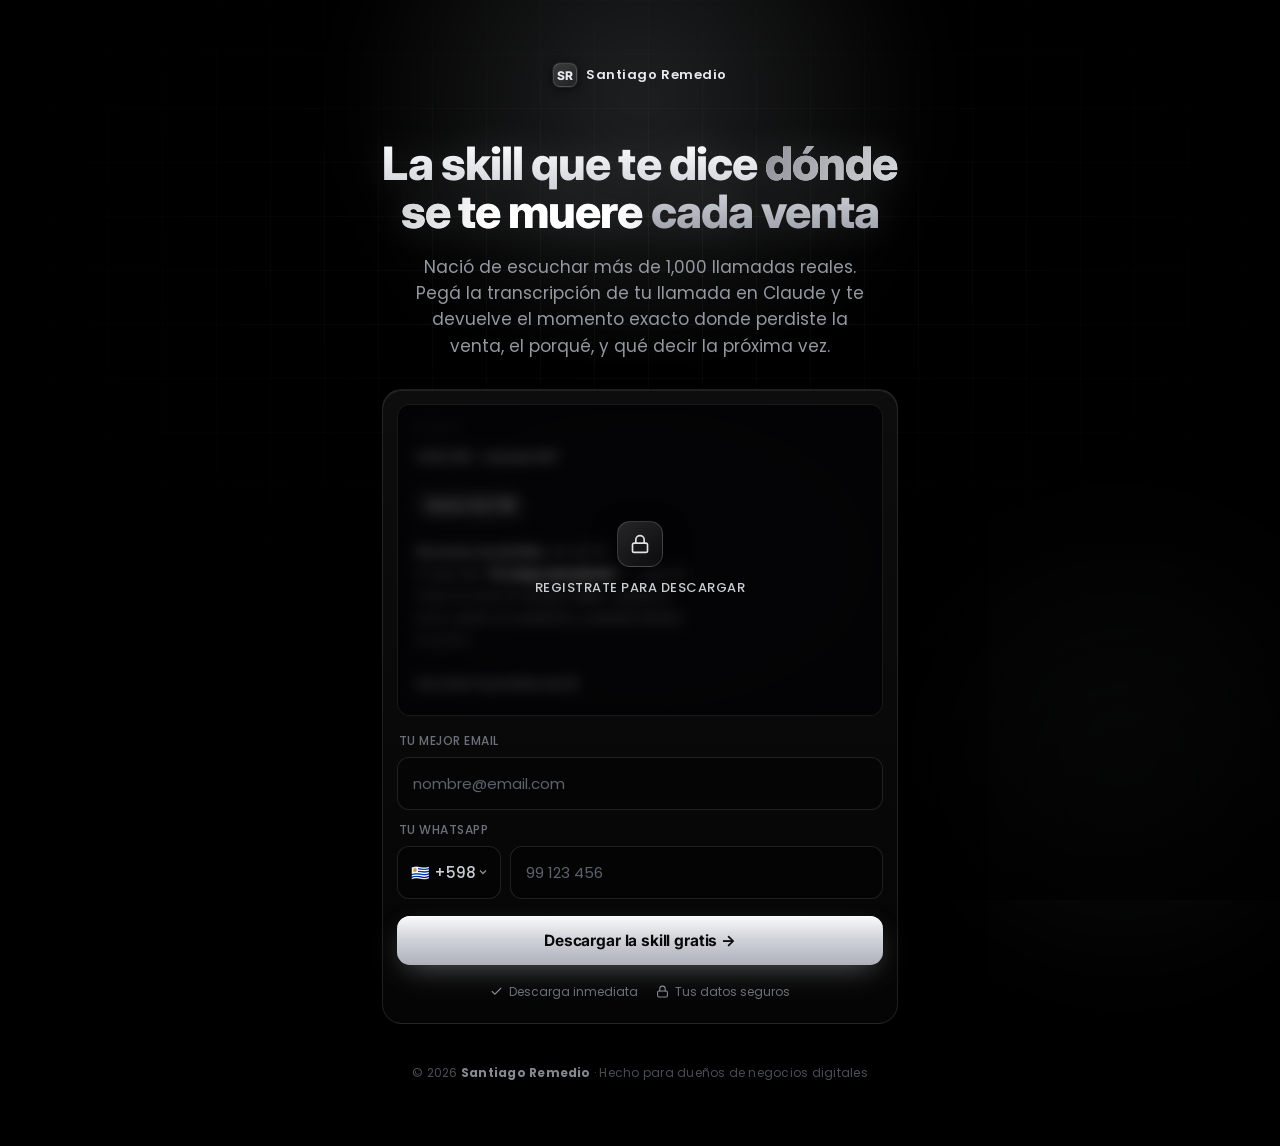
<file: skill/index.html>
<!DOCTYPE html>
<html lang="es">
<head>
<meta charset="UTF-8">
<meta name="viewport" content="width=device-width, initial-scale=1.0">
<title>Skill gratuita — Analizador de llamadas de venta con Claude | Santiago Remedio</title>
<meta name="description" content="La skill de Claude que analiza tus llamadas de venta y te dice exactamente dónde se te caen. Nacida de 1,000+ llamadas reales. Registrate y descargala gratis.">
<meta name="theme-color" content="#000000">
<meta property="og:title" content="Analizador de llamadas de venta con Claude — Skill gratuita">
<meta property="og:description" content="Pegá la transcripción de tu llamada y Claude te dice en qué momento exacto se murió la venta. Registrate y descargala.">
<meta property="og:type" content="website">

<!-- ============================================================= -->
<!--  CONFIGURACIÓN  —  editá SOLO esto                            -->
<!-- ============================================================= -->
<script>
const CONFIG = {
  // 1) Link de descarga de la skill (tu carpeta de Drive).
  downloadUrl: "https://drive.google.com/drive/folders/1rqWAj3kj_ZL18KJ1VjFsgCm8WD2tA4mk?usp=sharing",

  // 2) CAPTURA DE LEADS — mismo webhook que la masterclass.
  //    Los leads caen en el MISMO Sheet; se distinguen por la columna "source".
  webhookUrl: "https://script.google.com/macros/s/AKfycbyPwpSiizF6S37QYn69LuG-luGTpX9TYDhQ5G8bQ75AI5T3jzoCZYGyv_cu3tI7IaS4/exec",

  //    OPCIÓN B · Supabase (si algún día migrás). Completá los 3 campos.
  supabase: { url: "", anonKey: "", table: "leads" },

  // 3) Identificador de esta página en el Sheet.
  source: "skill-analizador-llamadas",

  // 4) Código de país por defecto en el campo de teléfono.
  defaultDialCode: "+598", // Uruguay
};
</script>
<!-- ============================================================= -->

<link rel="preconnect" href="https://fonts.googleapis.com">
<link rel="preconnect" href="https://fonts.gstatic.com" crossorigin>
<link href="https://fonts.googleapis.com/css2?family=Inter:wght@400;500;600;700;800;900&family=Poppins:wght@400;500;600&display=swap" rel="stylesheet">
<style>
  :root{
    --black:#000000;
    --panel-line:rgba(255,255,255,0.10);
    --silver-2:#c9ccd2;
    --silver-3:#8a8d95;
    --text:#e9eaee;
    --muted:#9498a1;
    --muted-2:#6c707a;
    --chrome-a:#f4f5f7;
    --chrome-c:#7d808a;
    --radius:20px;
    --maxw:560px;
  }
  *{box-sizing:border-box;margin:0;padding:0}
  html{scroll-behavior:smooth}
  body{
    background:var(--black);color:var(--text);
    font-family:'Poppins',system-ui,sans-serif;
    -webkit-font-smoothing:antialiased;
    min-height:100vh;overflow-x:hidden;position:relative;
  }

  .bg{position:fixed;inset:0;z-index:0;pointer-events:none}
  .bg .grid{
    position:absolute;inset:0;
    background-image:
      linear-gradient(rgba(255,255,255,0.04) 1px,transparent 1px),
      linear-gradient(90deg,rgba(255,255,255,0.04) 1px,transparent 1px);
    background-size:54px 54px;
    -webkit-mask-image:radial-gradient(ellipse 80% 60% at 50% 32%,#000 0%,transparent 72%);
            mask-image:radial-gradient(ellipse 80% 60% at 50% 32%,#000 0%,transparent 72%);
  }
  .bg .glow-1{
    position:absolute;top:-18%;left:50%;transform:translateX(-50%);
    width:760px;height:520px;border-radius:50%;
    background:radial-gradient(circle,rgba(200,205,215,0.16),transparent 65%);
    filter:blur(30px);
  }
  .bg .glow-2{
    position:absolute;bottom:-12%;right:-8%;width:520px;height:520px;border-radius:50%;
    background:radial-gradient(circle,rgba(120,124,134,0.12),transparent 68%);
    filter:blur(40px);
  }
  .bg .vignette{
    position:absolute;inset:0;
    background:radial-gradient(ellipse 120% 100% at 50% 0%,transparent 40%,rgba(0,0,0,0.7) 100%);
  }

  .wrap{
    position:relative;z-index:1;max-width:var(--maxw);margin:0 auto;
    padding:clamp(28px,7vh,72px) 22px 64px;
    display:flex;flex-direction:column;align-items:center;
    text-align:center;min-height:100vh;
  }

  .brand{
    font-family:'Poppins';font-weight:600;font-size:13px;letter-spacing:.04em;
    color:var(--muted);display:inline-flex;align-items:center;gap:9px;
    margin-bottom:clamp(30px,6vh,52px);
  }
  .brand .clogo{
    width:24px;height:24px;border-radius:7px;display:grid;place-items:center;
    background:linear-gradient(145deg,rgba(255,255,255,.16),rgba(255,255,255,.04));
    border:1px solid rgba(255,255,255,.14);
    box-shadow:0 0 0 1px rgba(255,255,255,.06),0 2px 10px rgba(0,0,0,.6);
    font-family:'Inter';font-weight:800;font-size:12px;color:var(--text);
  }
  .brand b{color:var(--text);font-weight:600}

  .eyebrow{
    display:inline-flex;align-items:center;gap:8px;
    padding:7px 15px 7px 11px;border-radius:999px;
    background:linear-gradient(180deg,rgba(255,255,255,.07),rgba(255,255,255,.02));
    border:1px solid var(--panel-line);
    box-shadow:0 1px 0 rgba(255,255,255,.06) inset,0 6px 20px rgba(0,0,0,.4);
    font-family:'Poppins';font-weight:500;font-size:12.5px;letter-spacing:.06em;
    color:var(--silver-2);text-transform:uppercase;margin-bottom:24px;
  }
  .eyebrow .dot{
    width:7px;height:7px;border-radius:50%;background:#cfd2d8;
    box-shadow:0 0 10px 1px rgba(207,210,216,.7);animation:pulse 2.4s ease-in-out infinite;
  }
  @keyframes pulse{0%,100%{opacity:1}50%{opacity:.35}}

  h1{
    font-family:'Inter';font-weight:800;
    font-size:clamp(31px,8.5vw,46px);line-height:1.05;letter-spacing:-.02em;
    margin-bottom:18px;
    background:linear-gradient(180deg,#ffffff 0%,#cfd2d8 52%,#9a9da6 100%);
    -webkit-background-clip:text;background-clip:text;
    -webkit-text-fill-color:transparent;color:transparent;
    filter:drop-shadow(0 0 18px rgba(220,224,232,.14));
    animation:h1glow 7s ease-in-out infinite;
  }
  @keyframes h1glow{
    0%,100%{filter:drop-shadow(0 0 14px rgba(220,224,232,.10))}
    50%{filter:drop-shadow(0 0 26px rgba(235,238,244,.22))}
  }
  h1 .shine{
    background:linear-gradient(110deg,#8e9098 0%,#ffffff 28%,#ffffff 42%,#8e9098 70%);
    background-size:220% 100%;
    -webkit-background-clip:text;background-clip:text;
    -webkit-text-fill-color:transparent;color:transparent;
    animation:shimmer 4.5s linear infinite;
  }
  @keyframes shimmer{to{background-position:-220% 0}}

  .sub{
    font-family:'Poppins';font-weight:400;font-size:clamp(15px,4vw,17px);line-height:1.55;
    color:var(--muted);max-width:452px;margin-bottom:30px;
  }

  .card{
    width:100%;
    background:linear-gradient(180deg,rgba(255,255,255,.05),rgba(255,255,255,.018));
    border:1px solid var(--panel-line);border-radius:var(--radius);
    box-shadow:0 1px 0 rgba(255,255,255,.08) inset,0 30px 80px -30px rgba(0,0,0,.9);
    padding:14px 14px 22px;
    backdrop-filter:blur(14px);-webkit-backdrop-filter:blur(14px);text-align:left;
  }

  /* ── vista previa de la skill (reemplaza al video) ── */
  .frame{
    position:relative;width:100%;border-radius:13px;overflow:hidden;
    background:#050507;border:1px solid rgba(255,255,255,.08);
    padding:18px 18px 20px;
  }
  .frame .fakebar{display:flex;gap:6px;margin-bottom:14px}
  .frame .fakebar i{width:9px;height:9px;border-radius:50%;background:rgba(255,255,255,.12);display:block}
  .skl{
    font-family:'Inter';font-size:12.5px;line-height:1.75;color:var(--silver-3);
    white-space:pre-wrap;
  }
  .skl b{color:var(--silver-2);font-weight:600}
  .skl .hi{color:#fff;font-weight:700}
  .skl .score{
    display:inline-block;margin-top:2px;padding:2px 10px;border-radius:999px;
    background:linear-gradient(180deg,rgba(255,255,255,.12),rgba(255,255,255,.04));
    border:1px solid rgba(255,255,255,.16);color:#fff;font-weight:700;
  }
  .frame .lockface{
    position:absolute;inset:0;display:flex;flex-direction:column;
    align-items:center;justify-content:center;gap:11px;
    background:radial-gradient(ellipse at center,rgba(3,3,5,.35),rgba(3,3,5,.72));
    backdrop-filter:blur(7px);-webkit-backdrop-filter:blur(7px);
    transition:opacity .5s ease;
  }
  .lockface .lk{
    width:46px;height:46px;border-radius:13px;display:grid;place-items:center;
    background:linear-gradient(145deg,rgba(255,255,255,.14),rgba(255,255,255,.03));
    border:1px solid rgba(255,255,255,.16);box-shadow:0 8px 24px rgba(0,0,0,.5);
  }
  .lockface .lk svg{width:20px;height:20px;stroke:#dfe1e6}
  .lockface p{
    font-family:'Poppins';font-weight:500;font-size:13px;letter-spacing:.04em;
    color:var(--silver-2);text-transform:uppercase;
  }

  .form{margin-top:16px;display:flex;flex-direction:column;gap:11px}
  .field{position:relative;display:flex;flex-direction:column;gap:7px}
  .field label{
    font-family:'Poppins';font-weight:500;font-size:12px;letter-spacing:.04em;
    color:var(--muted-2);text-transform:uppercase;padding-left:2px;
  }
  .inputrow{display:flex;gap:9px}
  input,select{
    width:100%;background:rgba(0,0,0,.35);border:1px solid rgba(255,255,255,.11);
    border-radius:12px;padding:14px 15px;color:var(--text);
    font-family:'Poppins';font-weight:400;font-size:15px;
    transition:border-color .2s,box-shadow .2s,background .2s;outline:none;
  }
  input::placeholder{color:#5d616b}
  input:focus,select:focus{
    border-color:rgba(220,223,229,.55);background:rgba(0,0,0,.5);
    box-shadow:0 0 0 3px rgba(200,205,215,.12);
  }
  select{
    flex:0 0 104px;width:104px;padding-left:13px;cursor:pointer;
    color:var(--silver-2);font-weight:500;
    background-image:url("data:image/svg+xml,%3Csvg xmlns='http://www.w3.org/2000/svg' width='12' height='12' viewBox='0 0 24 24' fill='none' stroke='%238a8d95' stroke-width='2.5'%3E%3Cpolyline points='6 9 12 15 18 9'/%3E%3C/svg%3E");
    background-repeat:no-repeat;background-position:right 11px center;
    -webkit-appearance:none;appearance:none;
  }
  .err{font-family:'Poppins';font-size:12.5px;color:#e7a4a4;padding-left:2px;display:none}
  .err.show{display:block}

  .cta{
    margin-top:6px;width:100%;border:none;cursor:pointer;
    padding:15px 20px;border-radius:13px;
    font-family:'Inter';font-weight:700;font-size:15.5px;letter-spacing:-.01em;color:#0a0a0b;
    background:linear-gradient(180deg,#fafbfc 0%,#cfd2d8 48%,#aeb1ba 100%);
    box-shadow:0 1px 0 rgba(255,255,255,.7) inset,0 10px 30px -8px rgba(190,195,205,.45),0 4px 14px rgba(0,0,0,.5);
    transition:transform .15s ease,box-shadow .2s,filter .2s;
    display:flex;align-items:center;justify-content:center;gap:9px;
    text-decoration:none;
  }
  .cta:hover{transform:translateY(-1px);filter:brightness(1.05)}
  .cta:active{transform:translateY(0)}
  .cta:disabled{opacity:.6;cursor:wait;transform:none}
  .cta .spin{
    width:16px;height:16px;border-radius:50%;
    border:2px solid rgba(10,10,11,.3);border-top-color:#0a0a0b;
    animation:rot .7s linear infinite;display:none;
  }
  .cta.loading .spin{display:inline-block}
  .cta.loading .label{opacity:.7}
  @keyframes rot{to{transform:rotate(360deg)}}

  .trust{display:flex;justify-content:center;gap:18px;flex-wrap:wrap;margin-top:18px}
  .trust span{
    font-family:'Poppins';font-weight:400;font-size:12px;color:var(--muted-2);
    display:inline-flex;align-items:center;gap:6px;
  }
  .trust svg{width:13px;height:13px;stroke:var(--silver-3);flex:none}

  .foot{
    margin-top:auto;padding-top:40px;
    font-family:'Poppins';font-size:12px;color:#52555d;letter-spacing:.02em;
  }
  .foot b{color:var(--muted)}

  /* ── estado desbloqueado: aparece el botón de descarga ── */
  .unlocked .lockface{opacity:0;pointer-events:none}
  .unlocked .form,.unlocked .trust{display:none}
  .dlzone{display:none;margin-top:16px;flex-direction:column;gap:12px}
  .unlocked .dlzone{display:flex;animation:fadein .6s ease both}
  .dlzone .cta{margin-top:0}
  .dlzone .note{
    text-align:center;font-family:'Poppins';font-weight:500;
    font-size:13.5px;color:var(--silver-2);
  }
  .dlzone .note small{display:block;margin-top:5px;font-weight:400;font-size:12px;color:var(--muted-2)}
  @keyframes fadein{from{opacity:0;transform:translateY(6px)}to{opacity:1;transform:none}}

  @media (max-width:420px){
    .inputrow{flex-direction:column}
    select{width:100%;flex:1}
    .trust{gap:14px}
  }
  @media (prefers-reduced-motion:reduce){
    *{animation:none!important;scroll-behavior:auto}
    .cta:hover{transform:none}
  }
</style>
</head>
<body>
  <div class="bg" aria-hidden="true">
    <div class="grid"></div><div class="glow-1"></div><div class="glow-2"></div><div class="vignette"></div>
  </div>

  <main class="wrap">
    <div class="brand">
      <span class="clogo">SR</span>
      <b>Santiago Remedio</b>
    </div>

    <h1>La skill que te dice <span class="shine">dónde se te muere</span> cada venta</h1>

    <p class="sub">Nació de escuchar más de 1,000 llamadas reales. Pegá la transcripción de tu llamada en Claude y te devuelve el momento exacto donde perdiste la venta, el porqué, y qué decir la próxima vez.</p>

    <div class="card" id="card">
      <div class="frame" id="frame">
        <div class="fakebar"><i></i><i></i><i></i></div>
        <div class="skl"><b>ANÁLISIS · Llamada #47</b>

<span class="score">Score: 4.2 / 10</span>

<b>Momento de pérdida:</b> min 22:14
El lead dijo <span class="hi">"lo tengo que pensar"</span> — pero la
venta se murió 9 minutos antes, cuando el
dolor quedó sin amplificar y pasaste directo
al precio…

<b>Qué decir la próxima vez:</b> ▍</div>
        <div class="lockface" id="lockface">
          <div class="lk">
            <svg viewBox="0 0 24 24" fill="none" stroke-width="2" stroke-linecap="round" stroke-linejoin="round">
              <rect x="3" y="11" width="18" height="11" rx="2"/><path d="M7 11V7a5 5 0 0 1 10 0v4"/>
            </svg>
          </div>
          <p>Registrate para descargar</p>
        </div>
      </div>

      <form class="form" id="form" novalidate>
        <div class="field">
          <label for="email">Tu mejor email</label>
          <input type="email" id="email" name="email" placeholder="nombre@email.com" autocomplete="email" inputmode="email" required>
        </div>
        <div class="field">
          <label for="phone">Tu WhatsApp</label>
          <div class="inputrow">
            <select id="dial" name="dial" aria-label="Código de país">
              <option value="+598">🇺🇾 +598</option>
              <option value="+54">🇦🇷 +54</option>
              <option value="+56">🇨🇱 +56</option>
              <option value="+57">🇨🇴 +57</option>
              <option value="+52">🇲🇽 +52</option>
              <option value="+51">🇵🇪 +51</option>
              <option value="+34">🇪🇸 +34</option>
              <option value="+1">🇺🇸 +1</option>
            </select>
            <input type="tel" id="phone" name="phone" placeholder="99 123 456" autocomplete="tel" inputmode="tel" required>
          </div>
        </div>
        <p class="err" id="err"></p>
        <button type="submit" class="cta" id="cta">
          <span class="spin"></span>
          <span class="label">Descargar la skill gratis →</span>
        </button>
      </form>

      <div class="trust">
        <span><svg viewBox="0 0 24 24" fill="none" stroke-width="2" stroke-linecap="round"><path d="M20 6 9 17l-5-5"/></svg> Descarga inmediata</span>
        <span><svg viewBox="0 0 24 24" fill="none" stroke-width="2" stroke-linecap="round"><rect x="3" y="11" width="18" height="11" rx="2"/><path d="M7 11V7a5 5 0 0 1 10 0v4"/></svg> Tus datos seguros</span>
      </div>

      <div class="dlzone" id="dlzone">
        <a class="cta" id="dlbtn" href="#" target="_blank" rel="noopener">
          <span class="label">Abrir la skill en Drive ↓</span>
        </a>
        <p class="note">Listo — ya estás adentro.
          <small>Si el link no abre, revisá tu bloqueador de pop-ups y tocá el botón de nuevo.</small>
        </p>
      </div>
    </div>

    <p class="foot">© <span id="yr"></span> <b>Santiago Remedio</b> · Hecho para dueños de negocios digitales</p>
  </main>

<script>
(function(){
  document.getElementById('yr').textContent = new Date().getFullYear();

  var dial = document.getElementById('dial');
  if(CONFIG.defaultDialCode){
    for(var i=0;i<dial.options.length;i++){
      if(dial.options[i].value===CONFIG.defaultDialCode){dial.selectedIndex=i;break;}
    }
  }

  // Ajusta el código de país automáticamente según la ubicación del visitante.
  (function detectDial(){
    function flag(cc){
      try{ return cc.toUpperCase().replace(/./g,function(c){return String.fromCodePoint(127397+c.charCodeAt(0));}); }
      catch(e){ return ''; }
    }
    function applyDial(code, cc){
      if(!code) return;
      for(var i=0;i<dial.options.length;i++){
        if(dial.options[i].value===code){ dial.selectedIndex=i; return; }
      }
      var opt=document.createElement('option');
      opt.value=code; opt.textContent=(flag(cc)+' '+code).trim();
      dial.insertBefore(opt, dial.firstChild); dial.selectedIndex=0;
    }
    var ctrl=new AbortController();
    var t=setTimeout(function(){ctrl.abort();},2500);
    fetch('https://ipapi.co/json/',{signal:ctrl.signal})
      .then(function(r){return r.json();})
      .then(function(d){ clearTimeout(t); if(d&&d.country_calling_code){ applyDial(d.country_calling_code, d.country_code||''); } })
      .catch(function(){ clearTimeout(t); });
  })();

  var form=document.getElementById('form'), cta=document.getElementById('cta'),
      err=document.getElementById('err'), card=document.getElementById('card'),
      dlbtn=document.getElementById('dlbtn');

  function showErr(m){ err.textContent=m; err.classList.add('show'); }
  function clearErr(){ err.classList.remove('show'); }

  function unlock(){
    dlbtn.href = CONFIG.downloadUrl;
    card.classList.add('unlocked');
    // intenta abrir el Drive directamente; si el navegador lo bloquea, queda el botón
    try{ window.open(CONFIG.downloadUrl, '_blank', 'noopener'); }catch(e){}
  }

  // guarda el lead (mismo webhook / mismo Sheet que la masterclass; se distingue por "source")
  function saveLead(payload){
    var sb = CONFIG.supabase || {};
    if(sb.url && sb.anonKey){
      var base = sb.url.replace(/\/+$/,'');
      return fetch(base+"/rest/v1/"+(sb.table||"leads"), {
        method:'POST',
        headers:{
          'Content-Type':'application/json',
          'apikey':sb.anonKey,
          'Authorization':'Bearer '+sb.anonKey,
          'Prefer':'return=minimal'
        },
        body:JSON.stringify(payload)
      });
    }
    if(CONFIG.webhookUrl){
      // text/plain evita el preflight CORS -> compatible con Google Apps Script
      return fetch(CONFIG.webhookUrl, {
        method:'POST',
        headers:{'Content-Type':'text/plain;charset=utf-8'},
        body:JSON.stringify(payload)
      });
    }
    return Promise.resolve();
  }

  form.addEventListener('submit', function(e){
    e.preventDefault();
    clearErr();

    var email=document.getElementById('email').value.trim();
    var phone=document.getElementById('phone').value.trim();
    var code=dial.value;

    if(!/^[^\s@]+@[^\s@]+\.[^\s@]+$/.test(email)){ showErr('Poné un email válido para descargar.'); return; }
    if(phone.replace(/\D/g,'').length < 6){ showErr('Poné un número de WhatsApp válido.'); return; }

    cta.classList.add('loading'); cta.disabled=true;

    var payload={
      email:email,
      phone:code+" "+phone,
      source:CONFIG.source,
      url:location.href,
      ts:new Date().toISOString()
    };

    function done(){ cta.classList.remove('loading'); cta.disabled=false; unlock(); }
    // aunque falle el guardado, no castigamos al usuario: igual desbloquea
    saveLead(payload).then(done).catch(done);
  });
})();
</script>
</body>
</html>
</file>
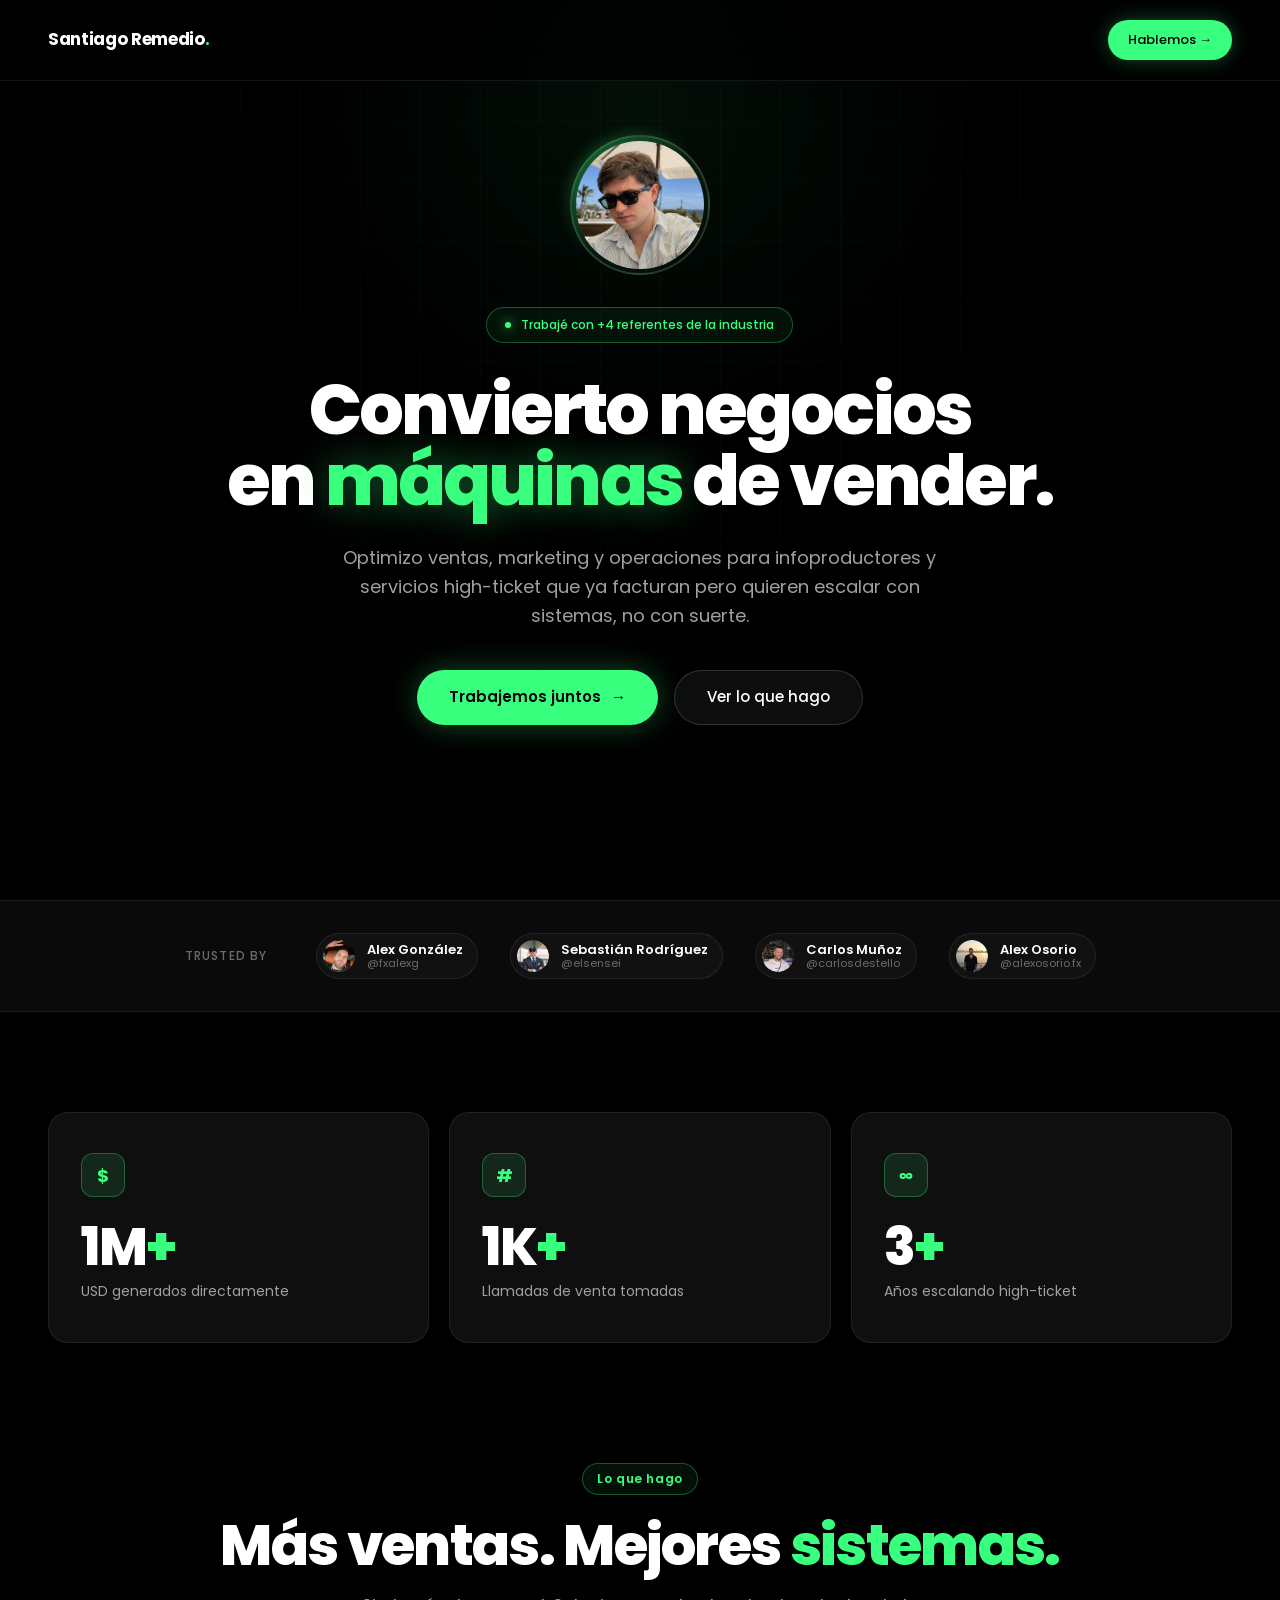
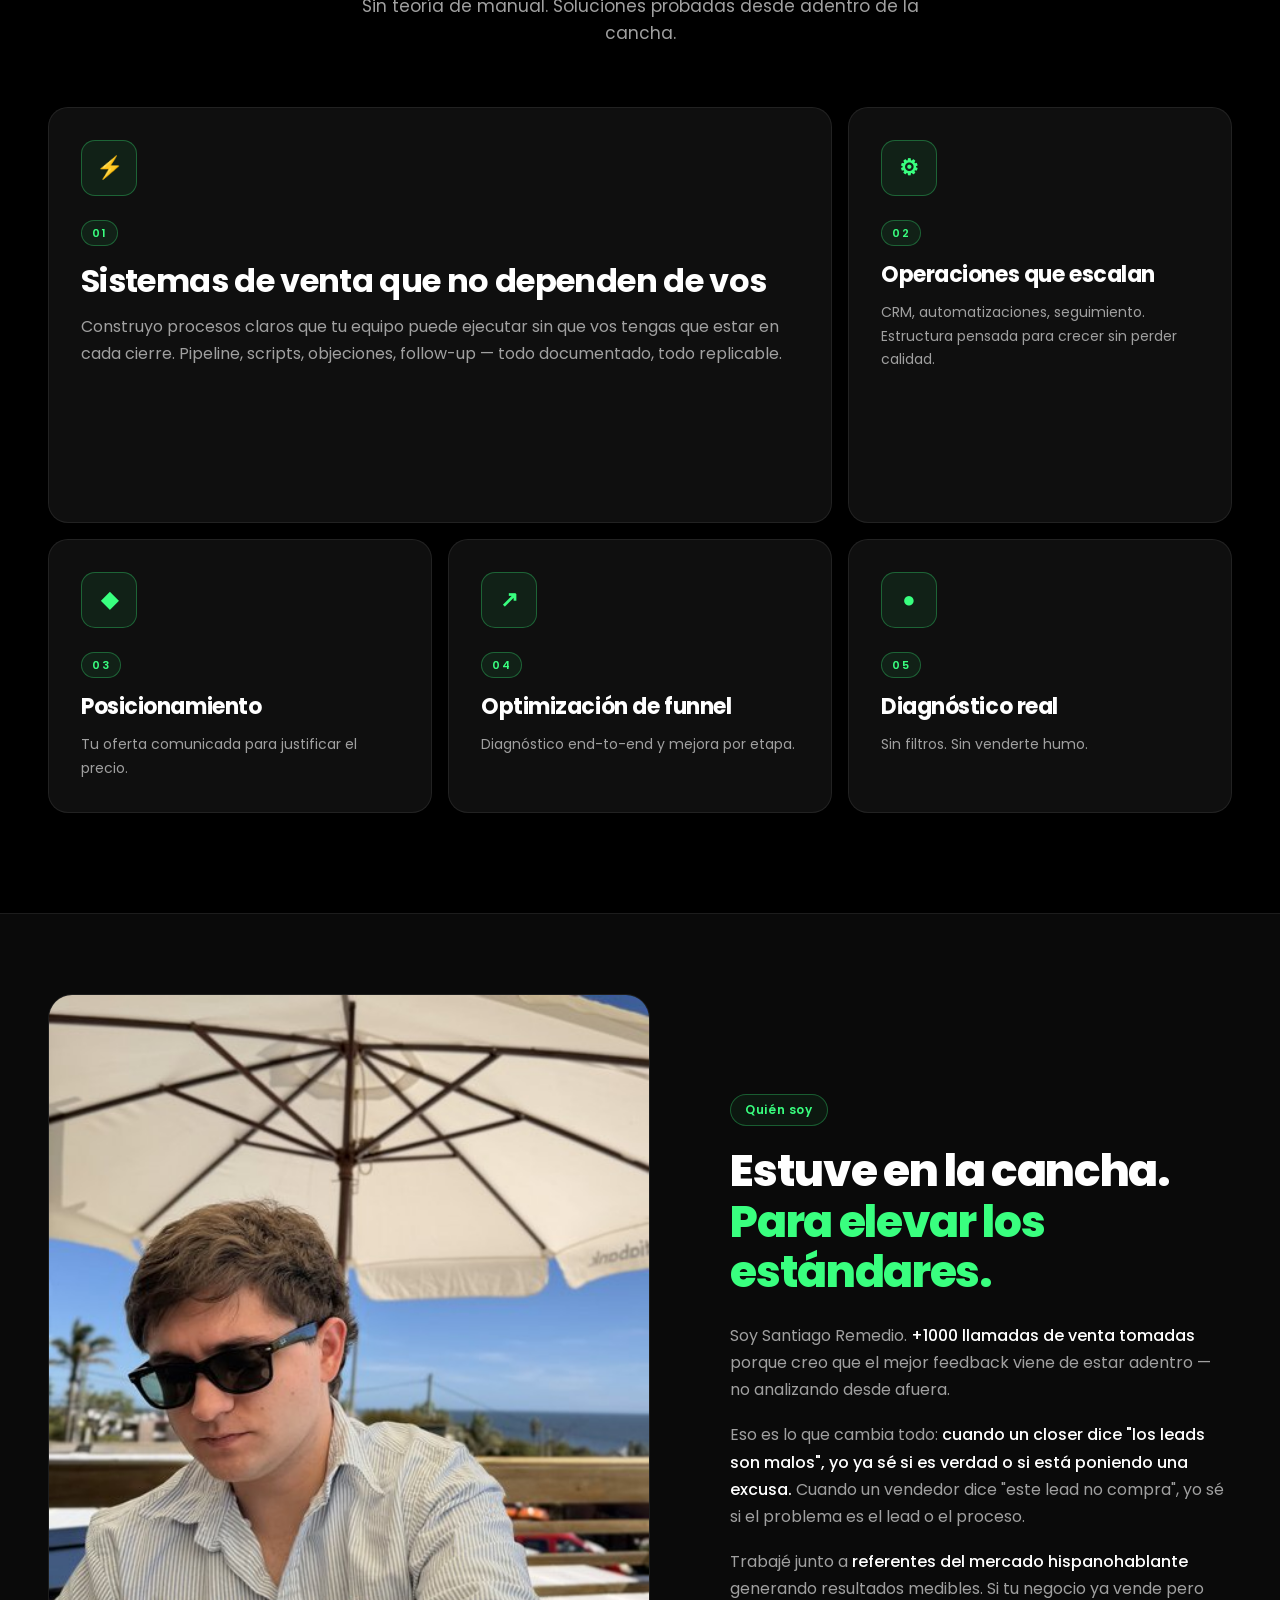
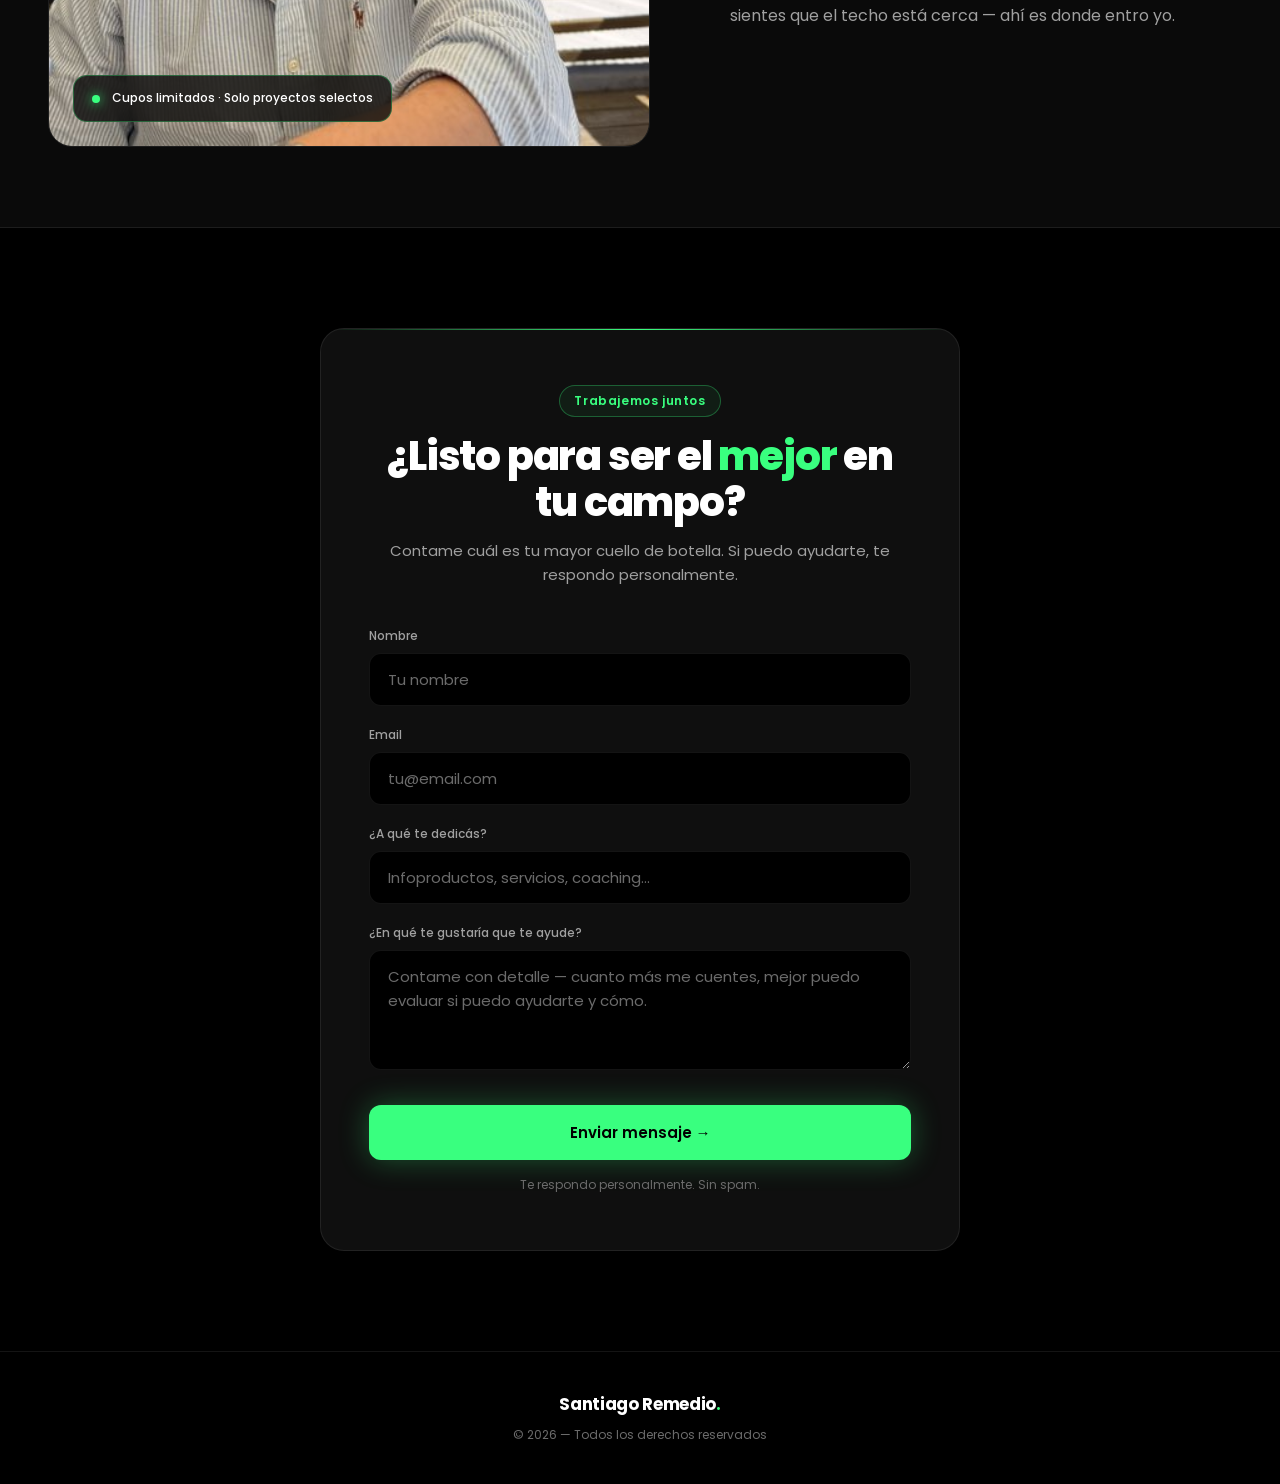
<file: final 2.html>
<!DOCTYPE html>
<html lang="es">
<head>
<meta charset="UTF-8">
<meta name="viewport" content="width=device-width, initial-scale=1.0">
<title>Santiago Remedio — Scaling Consultant</title>
<link rel="preconnect" href="https://fonts.googleapis.com">
<link rel="preconnect" href="https://fonts.gstatic.com" crossorigin>
<link href="https://fonts.googleapis.com/css2?family=Poppins:wght@300;400;500;600;700;800;900&display=swap" rel="stylesheet">
<style>
* { margin: 0; padding: 0; box-sizing: border-box; }
html { scroll-behavior: smooth; }

:root {
  --bg: #000000;
  --bg2: #0A0A0A;
  --surface: #0F0F0F;
  --surface2: #141414;
  --border: rgba(255,255,255,0.08);
  --border-bright: rgba(255,255,255,0.15);
  --border-neon: rgba(57,255,127,0.3);
  --neon: #39FF7F;
  --neon-dim: rgba(57,255,127,0.15);
  --neon-glow: rgba(57,255,127,0.5);
  --white: #FFFFFF;
  --gray: #A0A0A0;
  --gray-dim: #6B6B6B;
}

body {
  background: var(--bg);
  color: var(--white);
  font-family: 'Poppins', sans-serif;
  font-weight: 400;
  overflow-x: hidden;
  -webkit-font-smoothing: antialiased;
  line-height: 1.5;
}

.grid-bg {
  position: fixed;
  inset: 0;
  background-image: 
    linear-gradient(rgba(255,255,255,0.02) 1px, transparent 1px),
    linear-gradient(90deg, rgba(255,255,255,0.02) 1px, transparent 1px);
  background-size: 60px 60px;
  pointer-events: none;
  z-index: 0;
  mask-image: radial-gradient(ellipse at center top, black 30%, transparent 80%);
  -webkit-mask-image: radial-gradient(ellipse at center top, black 30%, transparent 80%);
}

.glow-ambient {
  position: fixed;
  width: 800px;
  height: 800px;
  border-radius: 50%;
  background: radial-gradient(circle, rgba(57,255,127,0.06) 0%, transparent 60%);
  top: -300px;
  left: 50%;
  transform: translateX(-50%);
  pointer-events: none;
  z-index: 0;
}

nav {
  position: fixed;
  top: 0; left: 0; right: 0;
  z-index: 100;
  padding: 20px 48px;
  display: flex;
  justify-content: space-between;
  align-items: center;
  background: rgba(0,0,0,0.7);
  backdrop-filter: blur(20px);
  -webkit-backdrop-filter: blur(20px);
  border-bottom: 1px solid var(--border);
}

.nav-logo {
  font-weight: 700;
  font-size: 17px;
  letter-spacing: -0.02em;
  color: var(--white);
  text-decoration: none;
}
.nav-logo span { color: var(--neon); }

.nav-cta {
  font-size: 13px;
  font-weight: 500;
  color: var(--bg);
  background: var(--neon);
  padding: 10px 20px;
  border-radius: 100px;
  text-decoration: none;
  transition: all 0.3s ease;
  box-shadow: 0 0 20px rgba(57,255,127,0.3);
}
.nav-cta:hover {
  box-shadow: 0 0 30px rgba(57,255,127,0.6);
  transform: translateY(-1px);
}

.container { max-width: 1280px; margin: 0 auto; padding: 0 48px; position: relative; z-index: 1; }

.hero {
  min-height: 100vh;
  display: flex;
  align-items: center;
  padding: 120px 0 80px;
  position: relative;
}

.hero-content {
  max-width: 900px;
  margin: 0 auto;
  text-align: center;
  position: relative;
  z-index: 2;
}

.hero-badge {
  display: inline-flex;
  align-items: center;
  gap: 10px;
  background: rgba(57,255,127,0.06);
  border: 1px solid var(--border-neon);
  padding: 8px 18px;
  border-radius: 100px;
  font-size: 12px;
  font-weight: 500;
  color: var(--neon);
  margin-bottom: 32px;
  opacity: 0;
  animation: fadeUp 0.8s ease 0.1s forwards;
}

.hero-badge::before {
  content: '';
  width: 6px;
  height: 6px;
  border-radius: 50%;
  background: var(--neon);
  box-shadow: 0 0 12px var(--neon);
  animation: pulse 2s ease infinite;
}

@keyframes pulse {
  0%, 100% { opacity: 1; transform: scale(1); }
  50% { opacity: 0.7; transform: scale(0.85); }
}

.hero-title {
  font-size: clamp(40px, 5.5vw, 72px);
  font-weight: 800;
  line-height: 1.0;
  letter-spacing: -0.04em;
  margin-bottom: 28px;
  opacity: 0;
  animation: fadeUp 0.8s ease 0.25s forwards;
}

.hero-title .neon-text {
  color: var(--neon);
  text-shadow: 0 0 40px rgba(57,255,127,0.4);
}

.hero-subtitle {
  font-size: 18px;
  font-weight: 400;
  color: var(--gray);
  max-width: 640px;
  margin: 0 auto 40px;
  line-height: 1.6;
  opacity: 0;
  animation: fadeUp 0.8s ease 0.4s forwards;
}

.hero-ctas {
  display: flex;
  gap: 16px;
  justify-content: center;
  margin-bottom: 80px;
  flex-wrap: wrap;
  opacity: 0;
  animation: fadeUp 0.8s ease 0.55s forwards;
}

.btn-primary {
  display: inline-flex;
  align-items: center;
  gap: 10px;
  background: var(--neon);
  color: var(--bg);
  font-size: 15px;
  font-weight: 600;
  padding: 16px 32px;
  border-radius: 100px;
  text-decoration: none;
  transition: all 0.3s ease;
  box-shadow: 0 0 30px rgba(57,255,127,0.3);
  position: relative;
  overflow: hidden;
}
.btn-primary::before {
  content: '';
  position: absolute;
  top: 0; left: -100%;
  width: 100%; height: 100%;
  background: linear-gradient(90deg, transparent, rgba(255,255,255,0.4), transparent);
  transition: left 0.6s ease;
}
.btn-primary:hover::before { left: 100%; }
.btn-primary:hover {
  transform: translateY(-2px);
  box-shadow: 0 0 50px rgba(57,255,127,0.6);
}

.btn-secondary {
  display: inline-flex;
  align-items: center;
  gap: 10px;
  background: rgba(255,255,255,0.05);
  border: 1px solid var(--border-bright);
  color: var(--white);
  font-size: 15px;
  font-weight: 500;
  padding: 15px 32px;
  border-radius: 100px;
  text-decoration: none;
  transition: all 0.3s ease;
}
.btn-secondary:hover {
  background: rgba(255,255,255,0.08);
  border-color: rgba(255,255,255,0.25);
}

.hero-portrait {
  width: 140px;
  height: 140px;
  border-radius: 50%;
  margin: 0 auto 32px;
  border: 2px solid var(--border-bright);
  padding: 4px;
  background: linear-gradient(135deg, var(--neon-dim), transparent);
  opacity: 0;
  animation: fadeUp 0.8s ease 0.05s forwards;
  position: relative;
}
.hero-portrait::after {
  content: '';
  position: absolute;
  inset: -2px;
  border-radius: 50%;
  background: linear-gradient(135deg, var(--neon), transparent 50%);
  z-index: -1;
  opacity: 0.5;
  filter: blur(8px);
}
.hero-portrait img {
  width: 100%;
  height: 100%;
  border-radius: 50%;
  object-fit: cover;
  object-position: center;
}

.trusted-bar {
  border-top: 1px solid var(--border);
  border-bottom: 1px solid var(--border);
  padding: 32px 0;
  background: var(--bg2);
}

.trusted-flex {
  display: flex;
  align-items: center;
  justify-content: center;
  gap: 48px;
  flex-wrap: wrap;
}

.trusted-text {
  font-size: 12px;
  font-weight: 500;
  color: var(--gray-dim);
  letter-spacing: 0.1em;
  text-transform: uppercase;
}

.trusted-list {
  display: flex;
  gap: 32px;
  flex-wrap: wrap;
  align-items: center;
}

.trust-person {
  display: flex;
  align-items: center;
  gap: 12px;
  text-decoration: none;
  transition: all 0.3s ease;
  padding: 6px 14px 6px 6px;
  border-radius: 100px;
  background: rgba(255,255,255,0.03);
  border: 1px solid var(--border);
}
.trust-person:hover {
  background: rgba(57,255,127,0.06);
  border-color: var(--border-neon);
  transform: translateY(-2px);
}

.trust-avatar {
  width: 32px;
  height: 32px;
  border-radius: 50%;
  overflow: hidden;
}
.trust-avatar img {
  width: 100%; height: 100%; object-fit: cover;
}

.trust-info { display: flex; flex-direction: column; }
.trust-name {
  font-size: 13px;
  font-weight: 600;
  color: var(--white);
  line-height: 1.2;
}
.trust-handle {
  font-size: 11px;
  color: var(--gray-dim);
  line-height: 1.2;
}

.stats-section { padding: 100px 0 40px; }

.stats-grid {
  display: grid;
  grid-template-columns: repeat(3, 1fr);
  gap: 20px;
}

.stat-card {
  background: var(--surface);
  border: 1px solid var(--border);
  border-radius: 20px;
  padding: 40px 32px;
  position: relative;
  overflow: hidden;
  transition: all 0.4s ease;
}

.stat-card::before {
  content: '';
  position: absolute;
  top: 0; left: 0; right: 0;
  height: 1px;
  background: linear-gradient(90deg, transparent, var(--neon), transparent);
  opacity: 0;
  transition: opacity 0.4s ease;
}

.stat-card:hover {
  border-color: var(--border-neon);
  transform: translateY(-4px);
}
.stat-card:hover::before { opacity: 1; }

.stat-icon {
  width: 44px;
  height: 44px;
  border-radius: 12px;
  background: rgba(57,255,127,0.1);
  border: 1px solid var(--border-neon);
  display: flex;
  align-items: center;
  justify-content: center;
  margin-bottom: 24px;
  color: var(--neon);
  font-weight: 700;
  font-size: 18px;
}

.stat-value {
  font-size: 52px;
  font-weight: 800;
  letter-spacing: -0.04em;
  line-height: 1;
  margin-bottom: 8px;
  color: var(--white);
}
.stat-value .unit { color: var(--neon); }

.stat-name {
  font-size: 14px;
  color: var(--gray);
  font-weight: 400;
}

.section-header {
  text-align: center;
  margin-bottom: 60px;
}

.section-eyebrow {
  display: inline-block;
  font-size: 12px;
  font-weight: 600;
  color: var(--neon);
  background: rgba(57,255,127,0.06);
  border: 1px solid var(--border-neon);
  padding: 6px 14px;
  border-radius: 100px;
  margin-bottom: 20px;
  letter-spacing: 0.05em;
}

.section-title {
  font-size: clamp(36px, 5vw, 56px);
  font-weight: 800;
  line-height: 1.1;
  letter-spacing: -0.03em;
  margin-bottom: 16px;
}
.section-title .neon-text { color: var(--neon); }

.section-desc {
  font-size: 17px;
  color: var(--gray);
  max-width: 580px;
  margin: 0 auto;
  line-height: 1.6;
}

.services-section { padding: 80px 0 100px; }

.bento {
  display: grid;
  grid-template-columns: repeat(6, 1fr);
  gap: 16px;
  grid-auto-rows: minmax(200px, auto);
}

.bento-card {
  background: var(--surface);
  border: 1px solid var(--border);
  border-radius: 20px;
  padding: 32px;
  position: relative;
  overflow: hidden;
  transition: all 0.4s ease;
}

.bento-card:hover {
  border-color: var(--border-neon);
  background: var(--surface2);
}

.bento-card::after {
  content: '';
  position: absolute;
  width: 200px; height: 200px;
  background: radial-gradient(circle, var(--neon-dim) 0%, transparent 60%);
  bottom: -100px; right: -100px;
  opacity: 0;
  transition: opacity 0.4s ease;
}
.bento-card:hover::after { opacity: 1; }

.bento-big { grid-column: span 4; grid-row: span 2; }
.bento-tall { grid-column: span 2; grid-row: span 2; }
.bento-card.regular { grid-column: span 2; }

.bento-num {
  font-size: 11px;
  font-weight: 600;
  color: var(--neon);
  letter-spacing: 0.15em;
  margin-bottom: 16px;
  display: inline-block;
  padding: 4px 10px;
  background: rgba(57,255,127,0.08);
  border-radius: 100px;
  border: 1px solid var(--border-neon);
}

.bento-card h3 {
  font-size: 22px;
  font-weight: 700;
  line-height: 1.2;
  margin-bottom: 12px;
  letter-spacing: -0.02em;
}

.bento-big h3 { font-size: 32px; }

.bento-card p {
  font-size: 14px;
  color: var(--gray);
  line-height: 1.7;
}

.bento-big p { font-size: 16px; }

.bento-icon {
  width: 56px;
  height: 56px;
  border-radius: 14px;
  background: rgba(57,255,127,0.08);
  border: 1px solid var(--border-neon);
  display: flex;
  align-items: center;
  justify-content: center;
  margin-bottom: 24px;
  font-size: 22px;
  font-weight: 700;
  color: var(--neon);
}

.about-section { padding: 80px 0; background: var(--bg2); border-top: 1px solid var(--border); border-bottom: 1px solid var(--border); }

.about-grid {
  display: grid;
  grid-template-columns: 1.2fr 1fr;
  gap: 80px;
  align-items: center;
}

.about-img-wrap {
  position: relative;
}

.about-img {
  width: 100%;
  border-radius: 24px;
  overflow: hidden;
  border: 1px solid var(--border);
  aspect-ratio: 4/5;
  position: relative;
}
.about-img img {
  width: 100%;
  height: 100%;
  object-fit: cover;
  object-position: center top;
}

.about-img-badge {
  position: absolute;
  bottom: 24px;
  left: 24px;
  background: rgba(0,0,0,0.75);
  backdrop-filter: blur(20px);
  -webkit-backdrop-filter: blur(20px);
  border: 1px solid var(--border-neon);
  padding: 14px 18px;
  border-radius: 14px;
  display: flex;
  align-items: center;
  gap: 12px;
  max-width: calc(100% - 48px);
}

.badge-dot {
  width: 8px;
  height: 8px;
  border-radius: 50%;
  background: var(--neon);
  box-shadow: 0 0 12px var(--neon);
  animation: pulse 2s ease infinite;
  flex-shrink: 0;
}

.badge-text {
  font-size: 12px;
  font-weight: 500;
  color: var(--white);
  line-height: 1.4;
}

.about-content h2 {
  font-size: clamp(32px, 4vw, 44px);
  font-weight: 800;
  line-height: 1.15;
  letter-spacing: -0.03em;
  margin-bottom: 24px;
}
.about-content h2 .neon-text { color: var(--neon); }

.about-content p {
  font-size: 16px;
  color: var(--gray);
  line-height: 1.7;
  margin-bottom: 18px;
}
.about-content p strong { color: var(--white); font-weight: 500; }

.form-section {
  padding: 100px 0;
  position: relative;
}

.form-wrap {
  max-width: 640px;
  margin: 0 auto;
  background: var(--surface);
  border: 1px solid var(--border);
  border-radius: 24px;
  padding: 56px 48px;
  position: relative;
  overflow: hidden;
}

.form-wrap::before {
  content: '';
  position: absolute;
  top: 0; left: 0; right: 0;
  height: 1px;
  background: linear-gradient(90deg, transparent, var(--neon), transparent);
}

.form-header { text-align: center; margin-bottom: 40px; }
.form-header .section-eyebrow { margin-bottom: 16px; }
.form-title {
  font-size: clamp(28px, 3.5vw, 40px);
  font-weight: 800;
  line-height: 1.15;
  letter-spacing: -0.03em;
  margin-bottom: 14px;
}
.form-title .neon-text { color: var(--neon); }
.form-desc {
  font-size: 15px;
  color: var(--gray);
  line-height: 1.6;
}

.field { margin-bottom: 20px; }

.field-label {
  display: block;
  font-size: 12px;
  font-weight: 500;
  color: var(--gray);
  margin-bottom: 8px;
}

.field-input, .field-textarea {
  width: 100%;
  background: var(--bg);
  border: 1px solid var(--border);
  color: var(--white);
  font-family: 'Poppins', sans-serif;
  font-size: 15px;
  font-weight: 400;
  padding: 14px 18px;
  outline: none;
  border-radius: 12px;
  transition: all 0.3s ease;
  -webkit-appearance: none;
}
.field-input:focus, .field-textarea:focus {
  border-color: var(--neon);
  box-shadow: 0 0 0 3px rgba(57,255,127,0.1);
}
.field-input::placeholder, .field-textarea::placeholder {
  color: var(--gray-dim);
}
.field-textarea { min-height: 120px; resize: vertical; line-height: 1.6; }

.form-submit {
  width: 100%;
  background: var(--neon);
  color: var(--bg);
  font-family: 'Poppins', sans-serif;
  font-size: 15px;
  font-weight: 600;
  padding: 16px;
  border: none;
  border-radius: 12px;
  cursor: pointer;
  transition: all 0.3s ease;
  margin-top: 8px;
  box-shadow: 0 0 30px rgba(57,255,127,0.3);
}
.form-submit:hover {
  box-shadow: 0 0 50px rgba(57,255,127,0.6);
  transform: translateY(-2px);
}

.form-fine {
  text-align: center;
  font-size: 12px;
  color: var(--gray-dim);
  margin-top: 16px;
}

.form-success {
  display: none;
  text-align: center;
  padding: 48px 0;
}
.form-success-icon {
  width: 64px;
  height: 64px;
  border-radius: 50%;
  background: rgba(57,255,127,0.1);
  border: 1px solid var(--border-neon);
  display: flex;
  align-items: center;
  justify-content: center;
  margin: 0 auto 20px;
  color: var(--neon);
  font-size: 28px;
}
.form-success h3 {
  font-size: 28px;
  font-weight: 700;
  margin-bottom: 12px;
}
.form-success p {
  color: var(--gray);
  font-size: 15px;
}

footer {
  padding: 40px 48px;
  border-top: 1px solid var(--border);
  text-align: center;
  background: var(--bg);
}
.footer-logo {
  font-weight: 700;
  font-size: 17px;
  letter-spacing: -0.02em;
  margin-bottom: 8px;
}
.footer-logo span { color: var(--neon); }
.footer-copy {
  font-size: 12px;
  color: var(--gray-dim);
}

@keyframes fadeUp {
  from { opacity: 0; transform: translateY(24px); }
  to { opacity: 1; transform: translateY(0); }
}

.reveal {
  opacity: 0;
  transform: translateY(28px);
  transition: opacity 0.8s ease, transform 0.8s ease;
}
.reveal.visible { opacity: 1; transform: translateY(0); }

@media (max-width: 900px) {
  nav { padding: 16px 20px; }
  .container { padding: 0 20px; }

  .hero { padding: 100px 0 60px; }
  .hero-portrait { width: 100px; height: 100px; }
  .hero-ctas { flex-direction: column; align-items: stretch; }
  .btn-primary, .btn-secondary { justify-content: center; }

  .trusted-flex { gap: 24px; }
  .trusted-list { gap: 12px; justify-content: center; }
  .trust-person { padding: 5px 12px 5px 5px; }
  .trust-name { font-size: 12px; }
  .trust-handle { font-size: 10px; }

  .stats-grid { grid-template-columns: 1fr; }
  .stats-section { padding: 60px 0 20px; }
  .stat-value { font-size: 44px; }

  .services-section { padding: 60px 0 80px; }
  .bento { grid-template-columns: 1fr; }
  .bento-big, .bento-tall, .bento-card.regular { grid-column: span 1; grid-row: span 1; }
  .bento-big h3 { font-size: 26px; }

  .about-section { padding: 60px 0; }
  .about-grid { grid-template-columns: 1fr; gap: 40px; }

  .form-section { padding: 60px 0; }
  .form-wrap { padding: 40px 24px; }

  footer { padding: 32px 20px; }
}
</style>
</head>
<body>

<div class="grid-bg"></div>
<div class="glow-ambient"></div>

<nav>
  <a href="#" class="nav-logo">Santiago Remedio<span>.</span></a>
  <a href="#contacto" class="nav-cta">Hablemos →</a>
</nav>

<section class="hero">
  <div class="container">
    <div class="hero-content">
      <div class="hero-portrait">
        <img src="[data-uri]" alt="Santiago Remedio">
      </div>
      <div class="hero-badge">Trabajé con +4 referentes de la industria</div>
      <h1 class="hero-title">
        Convierto negocios<br>
        en <span class="neon-text">máquinas</span> de vender.
      </h1>
      <p class="hero-subtitle">
        Optimizo ventas, marketing y operaciones para infoproductores y servicios high-ticket que ya facturan pero quieren escalar con sistemas, no con suerte.
      </p>
      <div class="hero-ctas">
        <a href="#contacto" class="btn-primary">Trabajemos juntos <span>→</span></a>
        <a href="#servicios" class="btn-secondary">Ver lo que hago</a>
      </div>
    </div>
  </div>
</section>

<div class="trusted-bar">
  <div class="container">
    <div class="trusted-flex">
      <div class="trusted-text">Trusted by</div>
      <div class="trusted-list">
        <a href="https://instagram.com/fxalexg" target="_blank" class="trust-person">
          <div class="trust-avatar"><img src="[data-uri]" alt="Alex González"></div>
          <div class="trust-info">
            <div class="trust-name">Alex González</div>
            <div class="trust-handle">@fxalexg</div>
          </div>
        </a>
        <a href="https://instagram.com/elsensei" target="_blank" class="trust-person">
          <div class="trust-avatar"><img src="[data-uri]" alt="Sebastián Rodríguez"></div>
          <div class="trust-info">
            <div class="trust-name">Sebastián Rodríguez</div>
            <div class="trust-handle">@elsensei</div>
          </div>
        </a>
        <a href="https://instagram.com/carlosdestello" target="_blank" class="trust-person">
          <div class="trust-avatar"><img src="[data-uri]" alt="Carlos Muñoz"></div>
          <div class="trust-info">
            <div class="trust-name">Carlos Muñoz</div>
            <div class="trust-handle">@carlosdestello</div>
          </div>
        </a>
        <a href="https://instagram.com/alexosorio.fx" target="_blank" class="trust-person">
          <div class="trust-avatar"><img src="[data-uri]" alt="Alex Osorio"></div>
          <div class="trust-info">
            <div class="trust-name">Alex Osorio</div>
            <div class="trust-handle">@alexosorio.fx</div>
          </div>
        </a>
      </div>
    </div>
  </div>
</div>

<section class="stats-section">
  <div class="container">
    <div class="stats-grid">
      <div class="stat-card reveal">
        <div class="stat-icon">$</div>
        <div class="stat-value">1M<span class="unit">+</span></div>
        <div class="stat-name">USD generados directamente</div>
      </div>
      <div class="stat-card reveal">
        <div class="stat-icon">#</div>
        <div class="stat-value">1K<span class="unit">+</span></div>
        <div class="stat-name">Llamadas de venta tomadas</div>
      </div>
      <div class="stat-card reveal">
        <div class="stat-icon">∞</div>
        <div class="stat-value">3<span class="unit">+</span></div>
        <div class="stat-name">Años escalando high-ticket</div>
      </div>
    </div>
  </div>
</section>

<section class="services-section" id="servicios">
  <div class="container">
    <div class="section-header reveal">
      <div class="section-eyebrow">Lo que hago</div>
      <h2 class="section-title">Más ventas. Mejores <span class="neon-text">sistemas.</span></h2>
      <p class="section-desc">Sin teoría de manual. Soluciones probadas desde adentro de la cancha.</p>
    </div>

    <div class="bento">
      <div class="bento-card bento-big reveal">
        <div class="bento-icon">⚡</div>
        <span class="bento-num">01</span>
        <h3>Sistemas de venta que no dependen de vos</h3>
        <p>Construyo procesos claros que tu equipo puede ejecutar sin que vos tengas que estar en cada cierre. Pipeline, scripts, objeciones, follow-up — todo documentado, todo replicable.</p>
      </div>

      <div class="bento-card bento-tall reveal">
        <div class="bento-icon">⚙</div>
        <span class="bento-num">02</span>
        <h3>Operaciones que escalan</h3>
        <p>CRM, automatizaciones, seguimiento. Estructura pensada para crecer sin perder calidad.</p>
      </div>

      <div class="bento-card regular reveal">
        <div class="bento-icon">◆</div>
        <span class="bento-num">03</span>
        <h3>Posicionamiento</h3>
        <p>Tu oferta comunicada para justificar el precio.</p>
      </div>

      <div class="bento-card regular reveal">
        <div class="bento-icon">↗</div>
        <span class="bento-num">04</span>
        <h3>Optimización de funnel</h3>
        <p>Diagnóstico end-to-end y mejora por etapa.</p>
      </div>

      <div class="bento-card regular reveal">
        <div class="bento-icon">●</div>
        <span class="bento-num">05</span>
        <h3>Diagnóstico real</h3>
        <p>Sin filtros. Sin venderte humo.</p>
      </div>
    </div>
  </div>
</section>

<section class="about-section">
  <div class="container">
    <div class="about-grid">
      <div class="about-img-wrap reveal">
        <div class="about-img">
          <img src="[data-uri]" alt="Santiago Remedio">
          <div class="about-img-badge">
            <div class="badge-dot"></div>
            <div class="badge-text">Cupos limitados · Solo proyectos selectos</div>
          </div>
        </div>
      </div>
      <div class="about-content reveal">
        <div class="section-eyebrow">Quién soy</div>
        <h2>Estuve en la cancha. <span class="neon-text">Para elevar los estándares.</span></h2>
        <p>Soy Santiago Remedio. <strong>+1000 llamadas de venta tomadas</strong> porque creo que el mejor feedback viene de estar adentro — no analizando desde afuera.</p>
        <p>Eso es lo que cambia todo: <strong>cuando un closer dice "los leads son malos", yo ya sé si es verdad o si está poniendo una excusa.</strong> Cuando un vendedor dice "este lead no compra", yo sé si el problema es el lead o el proceso.</p>
        <p>Trabajé junto a <strong>referentes del mercado hispanohablante</strong> generando resultados medibles. Si tu negocio ya vende pero sientes que el techo está cerca — ahí es donde entro yo.</p>
      </div>
    </div>
  </div>
</section>

<section class="form-section" id="contacto">
  <div class="container">
    <div class="form-wrap reveal">
      <div class="form-header">
        <div class="section-eyebrow">Trabajemos juntos</div>
        <h2 class="form-title">¿Listo para ser el <span class="neon-text">mejor</span> en tu campo?</h2>
        <p class="form-desc">Contame cuál es tu mayor cuello de botella. Si puedo ayudarte, te respondo personalmente.</p>
      </div>

      <form id="contactForm" action="https://formspree.io/f/mredawjw" method="POST">
        <div class="field">
          <label class="field-label" for="nombre">Nombre</label>
          <input class="field-input" type="text" id="nombre" name="nombre" placeholder="Tu nombre" required>
        </div>
        <div class="field">
          <label class="field-label" for="email">Email</label>
          <input class="field-input" type="email" id="email" name="email" placeholder="tu@email.com" required>
        </div>
        <div class="field">
          <label class="field-label" for="negocio">¿A qué te dedicás?</label>
          <input class="field-input" type="text" id="negocio" name="negocio" placeholder="Infoproductos, servicios, coaching..." required>
        </div>
        <div class="field">
          <label class="field-label" for="problema">¿En qué te gustaría que te ayude?</label>
          <textarea class="field-textarea" id="problema" name="problema" placeholder="Contame con detalle — cuanto más me cuentes, mejor puedo evaluar si puedo ayudarte y cómo." required></textarea>
        </div>
        <input type="hidden" name="_subject" value="Nuevo contacto — santiagoremedio.com">
        <button type="submit" class="form-submit">Enviar mensaje →</button>
        <p class="form-fine">Te respondo personalmente. Sin spam.</p>
      </form>

      <div class="form-success" id="formSuccess">
        <div class="form-success-icon">✓</div>
        <h3>Mensaje recibido</h3>
        <p>Te respondo a la brevedad. Revisá tu bandeja de entrada.</p>
      </div>
    </div>
  </div>
</section>

<footer>
  <div class="footer-logo">Santiago Remedio<span>.</span></div>
  <div class="footer-copy">© 2026 — Todos los derechos reservados</div>
</footer>

<script>
  const reveals = document.querySelectorAll('.reveal');
  const obs = new IntersectionObserver((entries) => {
    entries.forEach(e => {
      if (e.isIntersecting) { e.target.classList.add('visible'); obs.unobserve(e.target); }
    });
  }, { threshold: 0.1 });
  reveals.forEach(el => obs.observe(el));

  const form = document.getElementById('contactForm');
  const success = document.getElementById('formSuccess');
  form.addEventListener('submit', async function(e) {
    e.preventDefault();
    const btn = form.querySelector('.form-submit');
    btn.textContent = 'Enviando...';
    btn.disabled = true;
    try {
      const res = await fetch(form.action, {
        method: 'POST',
        body: new FormData(form),
        headers: { 'Accept': 'application/json' }
      });
      if (res.ok) {
        form.style.display = 'none';
        success.style.display = 'block';
      } else {
        btn.textContent = 'Error. Intentá de nuevo.';
        btn.disabled = false;
      }
    } catch(err) {
      btn.textContent = 'Error. Intentá de nuevo.';
      btn.disabled = false;
    }
  });
</script>
</body>
</html>
</file>
<file: aieditor/estilos.css>
/* ============================================================
   AI EDITOR by Santiago Remedio · estilos
   Chasis compartido con santiagoremedio.com: fondo negro, texto
   blanco/gris, botones píldora, grilla de fondo, pie unificado.
   Lo propio de AI EDITOR: Barlow Condensed en títulos, etiquetas
   en monoespaciada y un solo acento, el lila.
   ============================================================ */
:root {
  --bg: #000000;
  --bg-2: #070707;
  --panel: #0c0c0c;
  --line: rgba(255, 255, 255, 0.09);
  --line-2: rgba(255, 255, 255, 0.16);
  --text: #ffffff;
  --muted: #a6a6a6;
  --dim: #8a8a8a;
  --lilac: #9b92d4;       /* botones y marcas */
  --lilac-hi: #ada5e0;    /* hover */
  --lilac-text: #c9b6ff;  /* resaltados de texto */
  --ink: #000000;
  --ease-out: cubic-bezier(0.23, 1, 0.32, 1);
  --r: 16px;
  --display: "Barlow Condensed", "Arial Narrow", system-ui, sans-serif;
  --sans: "Inter", system-ui, -apple-system, "Segoe UI", sans-serif;
  --mono: "Fragment Mono", ui-monospace, Menlo, Consolas, monospace;
}

*, *::before, *::after { box-sizing: border-box; }
html { -webkit-text-size-adjust: 100%; scroll-behavior: smooth; overflow-x: clip; }
body {
  margin: 0;
  background: var(--bg);
  color: var(--text);
  font-family: var(--sans);
  font-size: 16px;
  line-height: 1.55;
  -webkit-font-smoothing: antialiased;
  overflow-x: clip;
}
img, video, svg { display: block; max-width: 100%; }
a { color: inherit; }
::selection { background: var(--lilac); color: var(--ink); }
section[id], [id="guias"] { scroll-margin-top: 90px; }

.wrap { width: 100%; max-width: 1360px; margin: 0 auto; padding: 0 40px; }
@media (max-width: 760px) { .wrap { padding: 0 16px; } }

/* tipografía */
.d1, .d2, .d3 {
  font-family: var(--display);
  font-weight: 600;
  text-transform: uppercase;
  letter-spacing: -0.01em;
  line-height: 0.92;
  margin: 0;
}
.d1 { font-size: clamp(46px, 5.6vw, 84px); font-weight: 500; }
.d2 { font-size: clamp(38px, 4.6vw, 64px); }
.d3 { font-size: clamp(26px, 2.4vw, 34px); line-height: 1; }
.it { color: var(--lilac-text); }
.body { color: var(--muted); font-size: 17px; line-height: 1.6; margin: 18px 0 0; max-width: 520px; }
.center { text-align: center; }
.center .body { margin-left: auto; margin-right: auto; }
.tag {
  display: inline-flex; align-items: center; height: 24px; padding: 0 8px;
  font: 400 11px/1 var(--mono); letter-spacing: 0.04em; text-transform: uppercase;
  color: var(--text); background: rgba(255,255,255,0.06);
  box-shadow: 0 0 0 1px var(--line-2) inset; border-radius: 4px;
}
.label { font: 400 12px/1.4 var(--mono); text-transform: uppercase; letter-spacing: 0.06em; color: var(--dim); }

/* botones (misma píldora que la home) */
.btn {
  display: inline-flex; align-items: center; justify-content: center; gap: 10px;
  height: 52px; padding: 0 28px; border-radius: 100px; border: 0; cursor: pointer;
  font: 600 15px/1 var(--sans); letter-spacing: 0; text-decoration: none; white-space: nowrap;
  background: var(--lilac); color: var(--ink);
  transition: transform 160ms var(--ease-out), background 200ms, border-color 200ms;
}
.btn:active { transform: scale(0.97); }
@media (hover: hover) and (pointer: fine) { .btn:hover { background: var(--lilac-hi); } }
.btn-dark, .btn-line {
  background: rgba(255,255,255,0.05); color: var(--text); font-weight: 500;
  box-shadow: 0 0 0 1px var(--line-2) inset;
}
@media (hover: hover) and (pointer: fine) {
  .btn-dark:hover, .btn-line:hover { background: rgba(255,255,255,0.08); box-shadow: 0 0 0 1px rgba(255,255,255,0.25) inset; }
}
.btn .arrow { transition: transform 200ms var(--ease-out); }
@media (hover: hover) and (pointer: fine) { .btn:hover .arrow { transform: translateX(3px); } }
:focus-visible { outline: 2px solid var(--lilac-text); outline-offset: 3px; }

/* nav */
.nav { position: sticky; top: 0; z-index: 50; background: rgba(0,0,0,0.82); backdrop-filter: blur(12px); -webkit-backdrop-filter: blur(12px); border-bottom: 1px solid var(--line); }
.nav .wrap { display: flex; align-items: center; height: 72px; gap: 32px; }
.brand { display: flex; align-items: baseline; gap: 12px; white-space: nowrap; }
.logo { text-decoration: none; font-family: var(--sans); font-weight: 600; font-size: 20px; letter-spacing: 0.2em; color: var(--text); }
.by-link { font: 400 11px/1 var(--mono); color: var(--dim); text-transform: uppercase; letter-spacing: 0.05em; text-decoration: none; }
@media (hover: hover) and (pointer: fine) { .by-link:hover { color: var(--text); } }
.links { display: flex; gap: 26px; }
.links a { font-size: 13px; font-weight: 500; text-decoration: none; color: var(--muted); }
@media (hover: hover) and (pointer: fine) { .links a:hover { color: var(--text); } }
.nav .btn { margin-left: auto; height: 40px; padding: 0 18px; font-size: 13px; }
@media (max-width: 980px) { .links { display: none; } }
@media (max-width: 460px) { .by-link { display: none; } .logo { font-size: 17px; } }

/* bandas de líneas */
.rule { height: 40px; border-bottom: 1px solid var(--line); }
.rule + * { border-top: 0; }

/* reveal */
.reveal { opacity: 0; transform: translateY(16px); transition: opacity 800ms var(--ease-out), transform 800ms var(--ease-out); }
.reveal.in { opacity: 1; transform: none; }
@media (prefers-reduced-motion: reduce) {
  .reveal { opacity: 1; transform: none; transition: none; }
  html { scroll-behavior: auto; }
}

/* medios */
.media { position: relative; border-radius: var(--r); overflow: hidden; background: #000; }
.media video, .media img { width: 100%; height: 100%; object-fit: cover; }
.vert { aspect-ratio: 9 / 16; }
.sound {
  position: absolute; right: 10px; bottom: 10px; z-index: 2;
  height: 26px; padding: 0 9px; border-radius: 4px; border: 0; cursor: pointer;
  font: 400 11px/1 var(--mono); letter-spacing: 0.04em; text-transform: uppercase;
  background: rgba(0,0,0,0.72); color: var(--text);
  box-shadow: 0 0 0 1px var(--line-2) inset;
  backdrop-filter: blur(8px); -webkit-backdrop-filter: blur(8px);
  transition: transform 140ms var(--ease-out), background 200ms;
}
.sound:active { transform: scale(0.95); }
.sound[aria-pressed="true"] { background: var(--lilac); color: var(--ink); }
.chip-on {
  position: absolute; left: 10px; top: 10px; z-index: 2;
  padding: 4px 7px; font: 400 11px/1 var(--mono); text-transform: uppercase; letter-spacing: 0.04em;
  background: #000; color: #fff;
}

/* grilla de fondo (la misma de la home) */
.gridbg {
  background-image:
    linear-gradient(var(--line) 1px, transparent 1px),
    linear-gradient(90deg, var(--line) 1px, transparent 1px);
  background-size: 60px 60px;
  background-position: center;
}

section { padding: 120px 0; }
@media (max-width: 760px) { section { padding: 80px 0; } }

/* captación inline (guías gratis) */
.capture { max-width: 680px; margin: 0 auto; padding: 44px 40px; border: 1px solid var(--line); border-radius: 22px; background: var(--bg-2); text-align: center; }
.capture .body { margin: 14px auto 24px; font-size: 16px; }
.capture-f { display: flex; gap: 10px; max-width: 520px; margin: 0 auto; }
.capture-f input[type="email"] {
  flex: 1 1 auto; min-width: 0; height: 52px; padding: 0 18px; border: 0; border-radius: 100px;
  background: var(--bg); color: var(--text); font: 400 16px/1 var(--sans);
  box-shadow: 0 0 0 1px var(--line-2) inset; transition: box-shadow 200ms;
}
.capture-f input[type="email"]::placeholder { color: var(--dim); }
.capture-f input[type="email"]:focus { outline: 0; box-shadow: 0 0 0 1px var(--lilac) inset, 0 0 0 3px rgba(155,146,212,.25); }
.capture-f .btn[disabled] { opacity: .6; cursor: default; }
.capture-err { margin: 12px 0 0; color: #ff9b8a; font-size: 13px; }
.capture-fine { margin: 14px 0 0; color: var(--dim); font-size: 12px; }
.guide-links { display: grid; gap: 10px; max-width: 520px; margin: 22px auto 0; text-align: left; }
.guide-link {
  display: flex; align-items: center; justify-content: space-between; gap: 14px; padding: 15px 18px; border-radius: 14px;
  border: 1px solid var(--line-2); background: rgba(255,255,255,0.04); color: var(--text); text-decoration: none; font-size: 14.5px; font-weight: 500;
  transition: border-color 200ms, background 200ms;
}
.guide-link span { color: var(--lilac-text); font: 400 11px/1 var(--mono); text-transform: uppercase; letter-spacing: .04em; white-space: nowrap; }
@media (hover: hover) and (pointer: fine) { .guide-link:hover { background: rgba(255,255,255,0.07); border-color: rgba(255,255,255,0.28); } }
@media (max-width: 560px) {
  .capture { padding: 32px 20px; border-radius: 18px; }
  .capture-f { flex-direction: column; }
  .capture-f .btn { width: 100%; }
}

/* pie unificado con la home */
.foot { border-top: 1px solid var(--line); padding: 40px 20px; display: flex; flex-direction: column; align-items: center; gap: 9px; text-align: center; }
.foot-mark { font-weight: 700; font-size: 17px; letter-spacing: 0.08em; }
.foot-mark span { color: var(--lilac-text); }
.foot-links { display: flex; flex-wrap: wrap; justify-content: center; gap: 6px 22px; }
.foot-links a { color: var(--muted); text-decoration: none; font-size: 13px; font-weight: 500; transition: color 300ms; }
@media (hover: hover) and (pointer: fine) { .foot-links a:hover { color: var(--text); } }
.foot-copy { font-size: 12px; color: var(--dim); }

/* popup de guías: centrado, fondo con blur */
.lead-ov {
  position: fixed; inset: 0; z-index: 120; display: grid; place-items: center; padding: 16px;
  opacity: 0; pointer-events: none; transition: opacity 360ms var(--ease-out);
}
.lead-ov[hidden] { display: none; }
.lead-ov.on { opacity: 1; pointer-events: auto; }
.lead-bg {
  position: absolute; inset: 0; background: rgba(0,0,0,.6);
  backdrop-filter: blur(10px) saturate(.9); -webkit-backdrop-filter: blur(10px) saturate(.9);
}
.lead {
  position: relative; width: min(460px, 100%); max-height: calc(100dvh - 32px); overflow-y: auto;
  padding: 34px 30px 24px; background: var(--panel); border-radius: 22px;
  box-shadow: 0 0 0 1px var(--line-2) inset, 0 50px 100px -30px rgba(0,0,0,.9);
  transform: translateY(18px) scale(.97); transition: transform 520ms var(--ease-out);
}
.lead-ov.on .lead { transform: none; }
.lead .tag { color: var(--lilac-text); }
.lead-t { font-family: var(--display); font-weight: 600; text-transform: uppercase; font-size: 46px; line-height: .92; letter-spacing: -0.01em; margin: 18px 0 0; }
.lead-d { color: var(--muted); font-size: 16px; margin: 14px 0 22px; }
.lead-f { display: grid; gap: 10px; }
.lead-f input[type="email"] {
  height: 52px; padding: 0 18px; border: 0; border-radius: 100px; width: 100%;
  background: var(--bg); color: var(--text); font: 400 16px/1 var(--sans);
  box-shadow: 0 0 0 1px var(--line-2) inset; transition: box-shadow 200ms;
}
.lead-f input[type="email"]::placeholder { color: var(--dim); }
.lead-f input[type="email"]:focus { outline: 0; box-shadow: 0 0 0 1px var(--lilac) inset, 0 0 0 3px rgba(155,146,212,.25); }
.lead-f .btn { width: 100%; }
.lead-f .btn[disabled] { opacity: .6; cursor: default; }
.lead-hp, .lead-sr { position: absolute; width: 1px; height: 1px; overflow: hidden; clip: rect(0 0 0 0); white-space: nowrap; }
.lead-err { margin: 10px 0 0; color: #ff9b8a; font-size: 13px; }
.lead-ok { margin: 4px 0 6px; color: var(--text); font-size: 16px; }
.lead .guide-links { margin-top: 12px; }
.lead-fine { margin: 14px 0 0; color: var(--dim); font-size: 12px; text-align: center; }
.lead-x {
  position: absolute; top: 12px; right: 12px; width: 36px; height: 36px; border: 0; border-radius: 8px; cursor: pointer;
  background: transparent; color: var(--muted); font: 400 24px/1 var(--sans); transition: background 200ms, color 200ms;
}
@media (hover: hover) and (pointer: fine) { .lead-x:hover { background: rgba(255,255,255,.06); color: var(--text); } }
@media (max-width: 560px) {
  .lead { padding: 28px 20px 18px; }
  .lead-t { font-size: 38px; }
}
@media (prefers-reduced-motion: reduce) { .lead-ov, .lead { transition: opacity 200ms linear; } .lead { transform: none; } }
</file>
